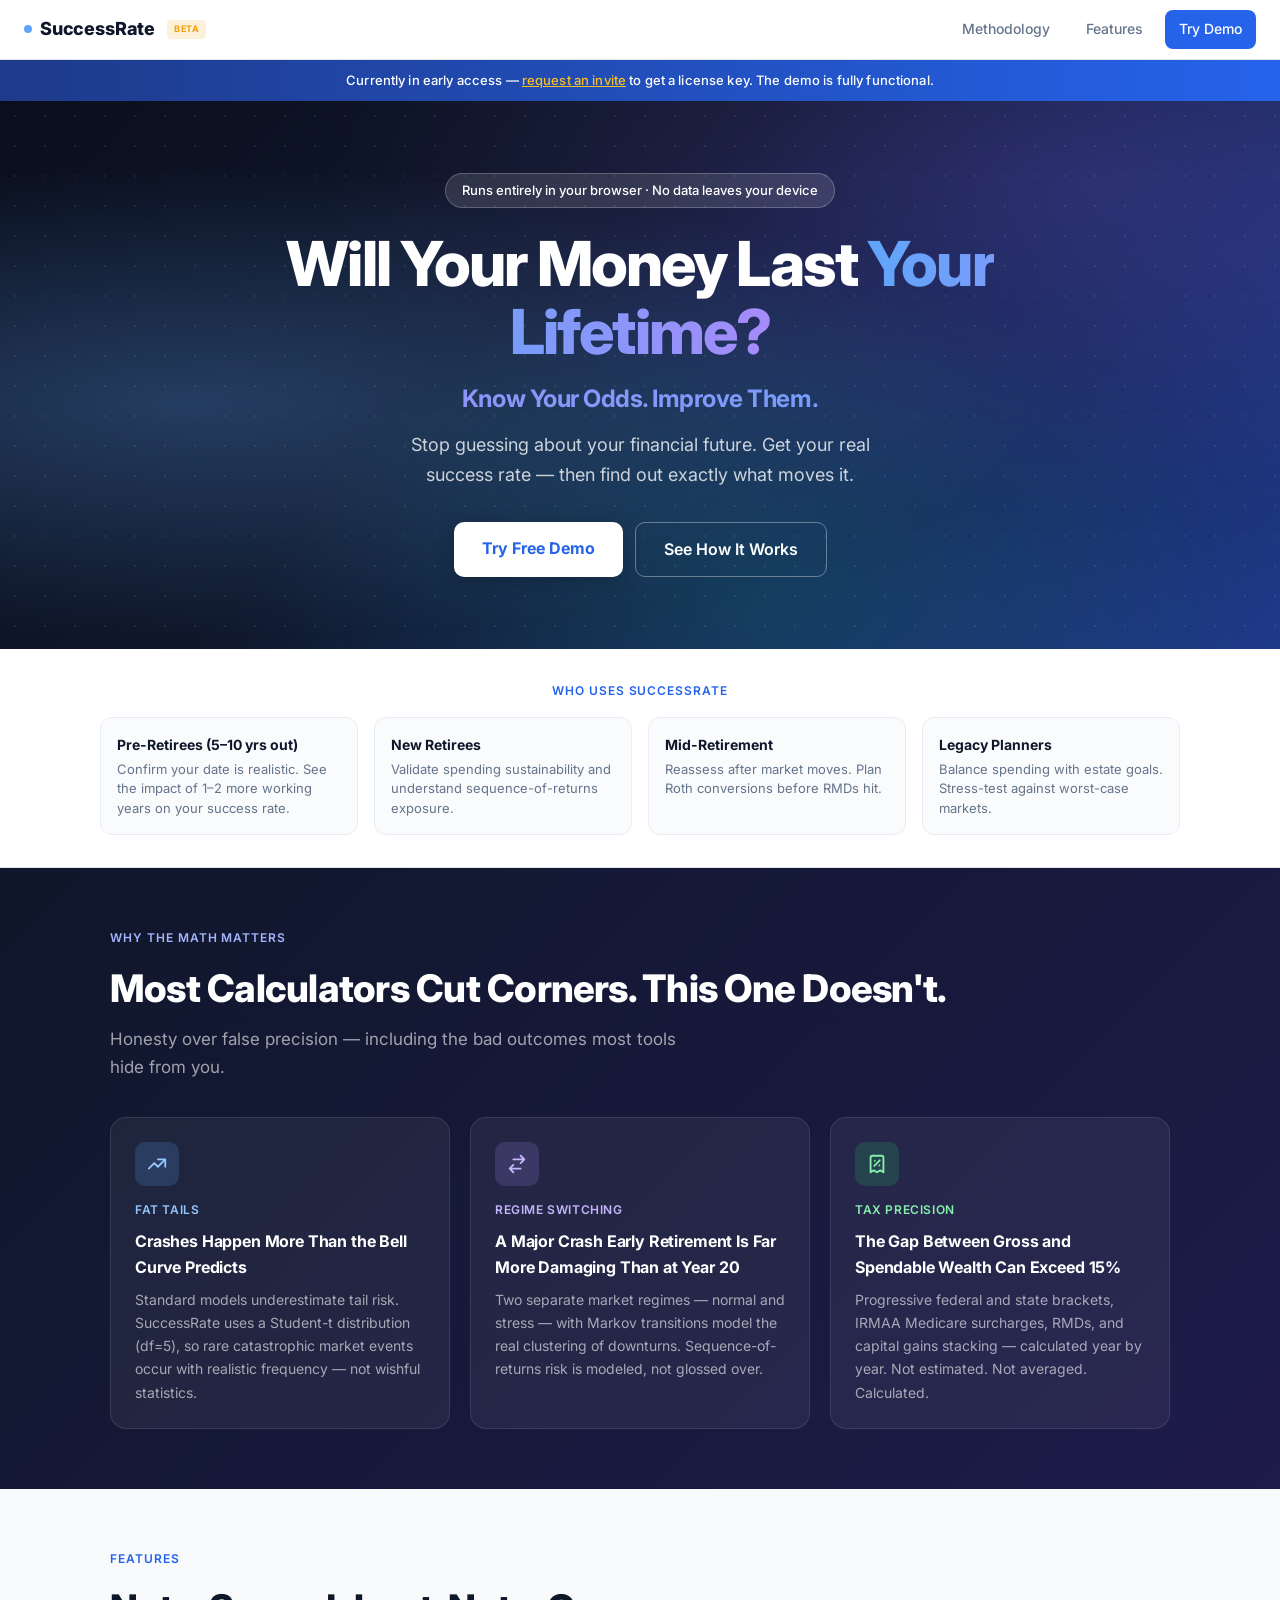
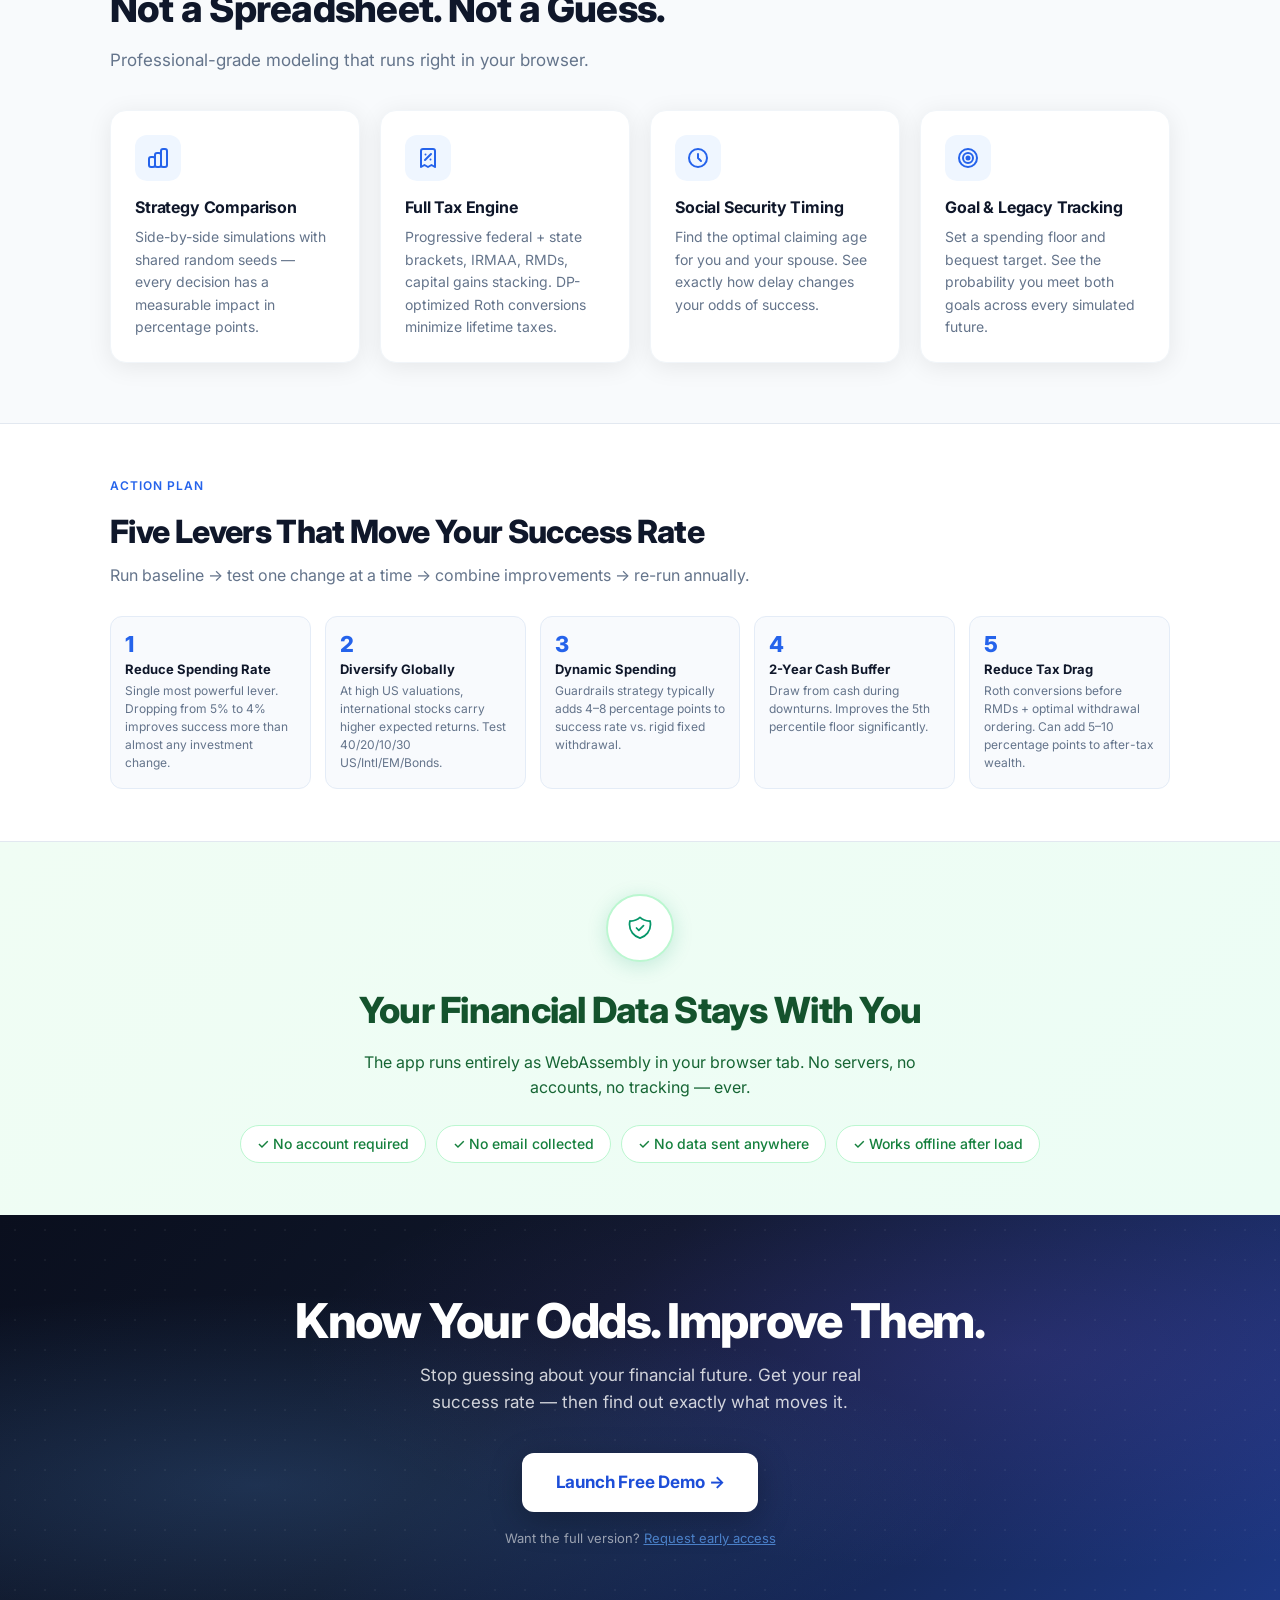
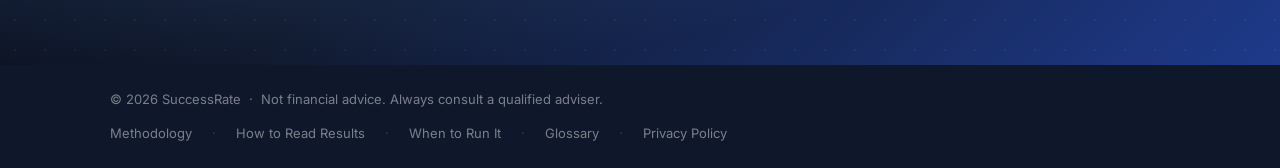
<file: index.html>
<!DOCTYPE html>
<html lang="en">
<head>
<meta charset="UTF-8">
<meta name="viewport" content="width=device-width, initial-scale=1.0">
<title>SuccessRate — Know If Your Money Will Last</title>
<meta name="description" content="Monte Carlo retirement simulation. See the real probability your plan works across thousands of possible futures. Runs entirely in your browser. No accounts, no data collection.">
<link href="https://fonts.googleapis.com/css2?family=Inter:wght@300;400;500;600;700;800&display=swap" rel="stylesheet">
<style>
:root {
  --primary: #2563eb;
  --primary-dark: #1d4ed8;
  --dark: #0f172a;
  --navy: #1e3a8a;
  --light: #f8fafc;
  --muted: #64748b;
  --accent: #22c55e;
  --slate-200: #e2e8f0;
  --card-shadow: 0 4px 24px rgba(0,0,0,.08);
}
*, *::before, *::after { box-sizing: border-box; margin: 0; padding: 0; }
html { scroll-behavior: smooth; }
body { font-family: 'Inter', sans-serif; background: var(--light); color: var(--dark); line-height: 1.6; }

/* ---- NAV ---- */
nav { position: fixed; top: 0; left: 0; right: 0; z-index: 100; background: rgba(255,255,255,.95); backdrop-filter: blur(12px); border-bottom: 1px solid #e2e8f0; padding: 0 24px; height: 60px; display: flex; align-items: center; justify-content: space-between; }
.nav-logo { font-weight: 800; font-size: 18px; color: var(--dark); text-decoration: none; letter-spacing: -0.01em; display: flex; align-items: center; gap: 8px; }
.nav-logo-dot { width: 8px; height: 8px; border-radius: 50%; background: #60a5fa; flex-shrink: 0; }
.nav-links { display: flex; gap: 8px; align-items: center; }
.nav-links a { padding: 8px 14px; border-radius: 8px; text-decoration: none; font-size: 14px; font-weight: 500; color: var(--muted); transition: all .15s; }
.nav-links a:hover { color: var(--dark); background: #f1f5f9; }
.nav-cta { background: var(--primary) !important; color: white !important; }
.nav-cta:hover { background: var(--primary-dark) !important; }
.nav-beta { font-size: 9px; font-weight: 700; letter-spacing: .06em; text-transform: uppercase; padding: 2px 7px; border-radius: 4px; background: rgba(245,158,11,.15); color: #f59e0b; margin-left: 4px; vertical-align: middle; }
.early-access-bar { background: linear-gradient(90deg, #1e3a8a, #2563eb); color: white; text-align: center; padding: 10px 24px; font-size: 13px; font-weight: 500; letter-spacing: .01em; }
.early-access-bar a { color: #fbbf24; text-decoration: underline; }

/* ---- HERO ---- */
.hero {
  position: relative;
  overflow: hidden;
  background:
    radial-gradient(ellipse at 15% 55%, rgba(96,165,250,.28) 0%, transparent 55%),
    radial-gradient(ellipse at 85% 15%, rgba(139,92,246,.20) 0%, transparent 50%),
    radial-gradient(ellipse at 60% 90%, rgba(16,185,129,.15) 0%, transparent 45%),
    linear-gradient(135deg, #0a0f1e 0%, #0f172a 40%, #1e3a8a 100%);
  color: white;
  padding: 72px 24px 72px;
  text-align: center;
}
.hero::before {
  content: '';
  position: absolute;
  inset: 0;
  background-image: radial-gradient(circle, rgba(255,255,255,.07) 1px, transparent 1px);
  background-size: 30px 30px;
  pointer-events: none;
}
.hero-content { position: relative; z-index: 1; }
.hero-badge { display: inline-block; background: rgba(255,255,255,.12); border: 1px solid rgba(255,255,255,.22); border-radius: 100px; padding: 6px 16px; font-size: 13px; font-weight: 500; margin-bottom: 22px; }
.hero h1 { font-size: clamp(34px, 5.5vw, 62px); font-weight: 800; line-height: 1.1; letter-spacing: -0.03em; max-width: 820px; margin: 0 auto 14px; }
.hero h1 .gradient-text {
  background: linear-gradient(90deg, #60a5fa, #a78bfa);
  -webkit-background-clip: text;
  -webkit-text-fill-color: transparent;
  background-clip: text;
}
.hero-tagline { font-size: clamp(18px, 2.5vw, 24px); font-weight: 700; letter-spacing: -0.02em; margin-bottom: 12px; background: linear-gradient(90deg, #a78bfa, #60a5fa); -webkit-background-clip: text; -webkit-text-fill-color: transparent; background-clip: text; }
.hero p { font-size: 18px; color: rgba(255,255,255,.78); max-width: 520px; margin: 0 auto 32px; line-height: 1.65; }
.hero-buttons { display: flex; gap: 12px; justify-content: center; flex-wrap: wrap; }
.btn-primary { background: white; color: var(--primary); padding: 14px 28px; border-radius: 10px; text-decoration: none; font-weight: 700; font-size: 16px; transition: all .15s; box-shadow: 0 4px 20px rgba(0,0,0,.2); }
.btn-primary:hover { transform: translateY(-1px); box-shadow: 0 8px 28px rgba(0,0,0,.3); }
.btn-secondary { border: 1.5px solid rgba(255,255,255,.35); color: white; padding: 14px 28px; border-radius: 10px; text-decoration: none; font-weight: 600; font-size: 16px; transition: all .15s; }
.btn-secondary:hover { background: rgba(255,255,255,.08); border-color: rgba(255,255,255,.55); }

/* ---- WHO IT'S FOR ---- */
.who-strip { background: white; padding: 32px 24px; border-bottom: 1px solid var(--slate-200); }
.who-inner { max-width: 1080px; margin: 0 auto; }
.who-label { font-size: 12px; font-weight: 600; color: var(--primary); text-transform: uppercase; letter-spacing: .08em; margin-bottom: 16px; text-align: center; }
.who-grid { display: grid; grid-template-columns: repeat(4, 1fr); gap: 16px; }
.who-card { padding: 16px; border-radius: 12px; border: 1px solid #e8edf5; background: #fafbfd; }
.who-card-title { font-size: 14px; font-weight: 700; color: var(--dark); margin-bottom: 4px; }
.who-card-sub { font-size: 13px; color: var(--muted); line-height: 1.5; }
@media (max-width: 760px) { .who-grid { grid-template-columns: 1fr 1fr; } }
@media (max-width: 480px) { .who-grid { grid-template-columns: 1fr; } }

/* ---- WHY DIFFERENT ---- */
.math-section {
  background: linear-gradient(135deg, #0f172a 0%, #1e1b4b 100%);
  color: white;
  padding: 60px 24px;
}
.math-inner { max-width: 1060px; margin: 0 auto; }
.math-section .section-label { color: #a5b4fc; font-size: 12px; font-weight: 600; text-transform: uppercase; letter-spacing: .08em; margin-bottom: 10px; }
.math-section h2 { font-size: clamp(26px, 4vw, 38px); font-weight: 800; letter-spacing: -0.02em; margin-bottom: 8px; }
.math-section .sub { color: rgba(255,255,255,.60); font-size: 17px; max-width: 600px; line-height: 1.6; margin-bottom: 36px; }
.math-grid { display: grid; grid-template-columns: repeat(auto-fit, minmax(280px, 1fr)); gap: 20px; }
.math-card { background: rgba(255,255,255,.06); border: 1px solid rgba(255,255,255,.10); border-radius: 16px; padding: 24px; transition: border-color .2s; }
.math-card:hover { border-color: rgba(165,180,252,.35); }
.math-card-icon { width: 44px; height: 44px; border-radius: 10px; display: flex; align-items: center; justify-content: center; margin-bottom: 14px; flex-shrink: 0; }
.math-card-icon.blue   { background: rgba(96,165,250,.18); color: #93c5fd; }
.math-card-icon.violet { background: rgba(167,139,250,.18); color: #c4b5fd; }
.math-card-icon.green  { background: rgba(34,197,94,.18); color: #86efac; }
.math-card h3 { font-size: 16px; font-weight: 700; margin-bottom: 8px; letter-spacing: -0.01em; }
.math-card .claim { font-size: 12px; font-weight: 600; letter-spacing: .05em; text-transform: uppercase; margin-bottom: 10px; }
.math-card.blue-accent   .claim { color: #93c5fd; }
.math-card.violet-accent .claim { color: #c4b5fd; }
.math-card.green-accent  .claim { color: #86efac; }
.math-card p { color: rgba(255,255,255,.60); font-size: 14px; line-height: 1.65; }

/* ---- FEATURES ---- */
.features-section { padding: 60px 24px; background: var(--light); }
.features-inner { max-width: 1060px; margin: 0 auto; }
.section-label { font-size: 12px; font-weight: 600; color: var(--primary); text-transform: uppercase; letter-spacing: .08em; margin-bottom: 10px; }
.features-section h2 { font-size: clamp(26px, 4vw, 38px); font-weight: 800; letter-spacing: -0.02em; margin-bottom: 8px; }
.features-section .sub { color: var(--muted); font-size: 17px; max-width: 560px; line-height: 1.6; margin-bottom: 36px; }
.features-grid { display: grid; grid-template-columns: repeat(auto-fit, minmax(240px, 1fr)); gap: 20px; }
.feature-card { background: white; padding: 24px; border-radius: 16px; box-shadow: var(--card-shadow); border: 1px solid #f1f5f9; transition: box-shadow .2s, border-color .2s; }
.feature-card:hover { box-shadow: 0 12px 36px rgba(0,0,0,.1); border-color: #e2e8f0; }
.feature-icon { width: 46px; height: 46px; background: #eff6ff; border-radius: 12px; display: flex; align-items: center; justify-content: center; margin-bottom: 14px; color: var(--primary); flex-shrink: 0; }
.feature-card h3 { font-size: 16px; font-weight: 700; margin-bottom: 6px; letter-spacing: -0.01em; }
.feature-card p { color: var(--muted); font-size: 14px; line-height: 1.6; }

/* ---- LEVERS ---- */
.levers-section { background: white; padding: 52px 24px; border-top: 1px solid var(--slate-200); border-bottom: 1px solid var(--slate-200); }
.levers-inner { max-width: 1060px; margin: 0 auto; }
.levers-section h2 { font-size: clamp(22px, 3.5vw, 32px); font-weight: 800; letter-spacing: -0.02em; margin-bottom: 6px; }
.levers-section .sub { color: var(--muted); font-size: 16px; margin-bottom: 28px; }
.levers-grid { display: grid; grid-template-columns: repeat(5, 1fr); gap: 14px; }
.lever-card { background: #f8fafd; border: 1px solid #e4ecf7; border-radius: 12px; padding: 16px 14px; }
.lever-num { font-size: 22px; font-weight: 800; color: var(--primary); line-height: 1; margin-bottom: 6px; }
.lever-title { font-size: 13px; font-weight: 700; color: var(--dark); margin-bottom: 4px; line-height: 1.3; }
.lever-desc { font-size: 12px; color: var(--muted); line-height: 1.5; }
@media (max-width: 900px)  { .levers-grid { grid-template-columns: repeat(3, 1fr); } }
@media (max-width: 600px)  { .levers-grid { grid-template-columns: 1fr 1fr; } }

/* ---- PRIVACY ---- */
.privacy-section { background: linear-gradient(135deg, #f0fdf4, #ecfdf5); padding: 52px 24px; }
.privacy-inner { max-width: 800px; margin: 0 auto; text-align: center; }
.shield-icon { display: flex; justify-content: center; margin-bottom: 20px; }
.shield-icon-inner { width: 68px; height: 68px; background: white; border-radius: 50%; display: flex; align-items: center; justify-content: center; color: #059669; box-shadow: 0 4px 20px rgba(5,150,105,.18); border: 2px solid #bbf7d0; }
.privacy-inner h2 { font-size: clamp(24px, 3.5vw, 36px); font-weight: 800; letter-spacing: -0.02em; color: #14532d; margin-bottom: 10px; }
.privacy-sub { color: #166534; font-size: 16px; line-height: 1.6; max-width: 600px; margin: 0 auto 24px; }
.privacy-pills { display: flex; gap: 10px; justify-content: center; flex-wrap: wrap; }
.pill { background: white; border: 1px solid #bbf7d0; color: #15803d; padding: 7px 16px; border-radius: 100px; font-size: 14px; font-weight: 500; }

/* ---- FINAL CTA ---- */
.cta-section {
  background:
    radial-gradient(ellipse at 20% 60%, rgba(96,165,250,.2) 0%, transparent 50%),
    radial-gradient(ellipse at 80% 30%, rgba(139,92,246,.15) 0%, transparent 50%),
    linear-gradient(135deg, #0a0f1e 0%, #0f172a 40%, #1e3a8a 100%);
  color: white;
  padding: 80px 24px;
  text-align: center;
  position: relative;
  overflow: hidden;
}
.cta-section::before { content: ''; position: absolute; inset: 0; background-image: radial-gradient(circle, rgba(255,255,255,.05) 1px, transparent 1px); background-size: 30px 30px; pointer-events: none; }
.cta-inner { position: relative; z-index: 1; }
.cta-section h2 { font-size: clamp(28px, 4.5vw, 48px); font-weight: 800; letter-spacing: -0.03em; line-height: 1.1; margin-bottom: 14px; }
.cta-section p { font-size: 17px; color: rgba(255,255,255,.8); max-width: 480px; margin: 0 auto 36px; line-height: 1.6; }
.btn-launch { background: white; color: var(--primary-dark); padding: 16px 34px; border-radius: 12px; text-decoration: none; font-size: 17px; font-weight: 700; display: inline-block; box-shadow: 0 8px 32px rgba(0,0,0,.25); transition: transform .15s, box-shadow .15s; letter-spacing: -0.01em; }
.btn-launch:hover { transform: translateY(-2px); box-shadow: 0 12px 40px rgba(0,0,0,.35); }

/* ---- FOOTER ---- */
footer { background: var(--dark); color: rgba(255,255,255,.45); padding: 24px 24px; font-size: 13px; }
.footer-inner { max-width: 1060px; margin: 0 auto; display: flex; align-items: center; justify-content: space-between; flex-wrap: wrap; gap: 14px; }
.footer-copy { font-size: 13px; }
.footer-links { display: flex; gap: 20px; flex-wrap: wrap; align-items: center; }
.footer-links a { color: rgba(255,255,255,.45); text-decoration: none; transition: color .15s; }
.footer-links a:hover { color: white; }
.footer-sep { color: rgba(255,255,255,.18); }

/* ---- Responsive ---- */
@media (max-width: 640px) {
  .footer-inner { flex-direction: column; align-items: center; text-align: center; }
  .footer-links { justify-content: center; }
}
</style>
</head>
<body>

<!-- NAV -->
<nav>
  <a href="/" class="nav-logo">
    <span class="nav-logo-dot"></span>
    SuccessRate <span class="nav-beta">Beta</span>
  </a>
  <div class="nav-links">
    <a href="#why-different">Methodology</a>
    <a href="#features">Features</a>
    <a href="/app?demo=true" class="nav-cta">Try Demo</a>
  </div>
</nav>

<div class="early-access-bar" style="margin-top:60px">
  Currently in early access &mdash; <a href="mailto:SuccessRate.App@gmail.com?subject=Early%20Access%20Request&body=I'd%20like%20early%20access%20to%20SuccessRate.">request an invite</a> to get a license key. The demo is fully functional.
</div>

<!-- HERO -->
<section class="hero">
  <div class="hero-content">
    <div class="hero-badge">Runs entirely in your browser &middot; No data leaves your device</div>
    <h1>Will Your Money Last <span class="gradient-text">Your Lifetime?</span></h1>
    <div class="hero-tagline">Know Your Odds. Improve Them.</div>
    <p>Stop guessing about your financial future. Get your real success rate &mdash; then find out exactly what moves it.</p>
    <div class="hero-buttons">
      <a href="/app?demo=true" class="btn-primary">Try Free Demo</a>
      <a href="#why-different" class="btn-secondary">See How It Works</a>
    </div>
  </div>
</section>

<!-- WHO IT'S FOR -->
<div class="who-strip">
  <div class="who-inner">
    <div class="who-label">Who uses SuccessRate</div>
    <div class="who-grid">
      <div class="who-card">
        <div class="who-card-title">Pre-Retirees (5&ndash;10 yrs out)</div>
        <div class="who-card-sub">Confirm your date is realistic. See the impact of 1&ndash;2 more working years on your success rate.</div>
      </div>
      <div class="who-card">
        <div class="who-card-title">New Retirees</div>
        <div class="who-card-sub">Validate spending sustainability and understand sequence-of-returns exposure.</div>
      </div>
      <div class="who-card">
        <div class="who-card-title">Mid-Retirement</div>
        <div class="who-card-sub">Reassess after market moves. Plan Roth conversions before RMDs hit.</div>
      </div>
      <div class="who-card">
        <div class="who-card-title">Legacy Planners</div>
        <div class="who-card-sub">Balance spending with estate goals. Stress-test against worst-case markets.</div>
      </div>
    </div>
  </div>
</div>

<!-- WHY DIFFERENT -->
<section class="math-section" id="why-different">
  <div class="math-inner">
    <div class="section-label">Why the Math Matters</div>
    <h2>Most Calculators Cut Corners. This One Doesn't.</h2>
    <p class="sub">Honesty over false precision &mdash; including the bad outcomes most tools hide from you.</p>
    <div class="math-grid">

      <div class="math-card blue-accent">
        <div class="math-card-icon blue">
          <svg width="22" height="22" fill="none" viewBox="0 0 24 24" stroke="currentColor">
            <path stroke-linecap="round" stroke-linejoin="round" stroke-width="2" d="M13 7h8m0 0v8m0-8l-8 8-4-4-6 6"/>
          </svg>
        </div>
        <div class="claim">Fat Tails</div>
        <h3>Crashes Happen More Than the Bell Curve Predicts</h3>
        <p>Standard models underestimate tail risk. SuccessRate uses a Student-t distribution (df=5), so rare catastrophic market events occur with realistic frequency &mdash; not wishful statistics.</p>
      </div>

      <div class="math-card violet-accent">
        <div class="math-card-icon violet">
          <svg width="22" height="22" fill="none" viewBox="0 0 24 24" stroke="currentColor">
            <path stroke-linecap="round" stroke-linejoin="round" stroke-width="2" d="M8 7h12m0 0l-4-4m4 4l-4 4m0 6H4m0 0l4 4m-4-4l4-4"/>
          </svg>
        </div>
        <div class="claim">Regime Switching</div>
        <h3>A Major Crash Early Retirement Is Far More Damaging Than at Year 20</h3>
        <p>Two separate market regimes &mdash; normal and stress &mdash; with Markov transitions model the real clustering of downturns. Sequence-of-returns risk is modeled, not glossed over.</p>
      </div>

      <div class="math-card green-accent">
        <div class="math-card-icon green">
          <svg width="22" height="22" fill="none" viewBox="0 0 24 24" stroke="currentColor">
            <path stroke-linecap="round" stroke-linejoin="round" stroke-width="2" d="M9 14l6-6m-5.5.5h.01m4.99 5h.01M19 21V5a2 2 0 00-2-2H7a2 2 0 00-2 2v16l3.5-2 3.5 2 3.5-2 3.5 2z"/>
          </svg>
        </div>
        <div class="claim">Tax Precision</div>
        <h3>The Gap Between Gross and Spendable Wealth Can Exceed 15%</h3>
        <p>Progressive federal and state brackets, IRMAA Medicare surcharges, RMDs, and capital gains stacking &mdash; calculated year by year. Not estimated. Not averaged. Calculated.</p>
      </div>

    </div>
  </div>
</section>

<!-- FEATURES -->
<section class="features-section" id="features">
  <div class="features-inner">
    <div class="section-label">Features</div>
    <h2>Not a Spreadsheet. Not a Guess.</h2>
    <p class="sub">Professional-grade modeling that runs right in your browser.</p>
    <div class="features-grid">

      <div class="feature-card">
        <div class="feature-icon">
          <svg width="24" height="24" fill="none" viewBox="0 0 24 24" stroke="currentColor">
            <path stroke-linecap="round" stroke-linejoin="round" stroke-width="2" d="M9 19v-6a2 2 0 00-2-2H5a2 2 0 00-2 2v6a2 2 0 002 2h2a2 2 0 002-2zm0 0V9a2 2 0 012-2h2a2 2 0 012 2v10m-6 0a2 2 0 002 2h2a2 2 0 002-2m0 0V5a2 2 0 012-2h2a2 2 0 012 2v14a2 2 0 01-2 2h-2a2 2 0 01-2-2z"/>
          </svg>
        </div>
        <h3>Strategy Comparison</h3>
        <p>Side-by-side simulations with shared random seeds &mdash; every decision has a measurable impact in percentage points.</p>
      </div>

      <div class="feature-card">
        <div class="feature-icon">
          <svg width="24" height="24" fill="none" viewBox="0 0 24 24" stroke="currentColor">
            <path stroke-linecap="round" stroke-linejoin="round" stroke-width="2" d="M9 14l6-6m-5.5.5h.01m4.99 5h.01M19 21V5a2 2 0 00-2-2H7a2 2 0 00-2 2v16l3.5-2 3.5 2 3.5-2 3.5 2z"/>
          </svg>
        </div>
        <h3>Full Tax Engine</h3>
        <p>Progressive federal + state brackets, IRMAA, RMDs, capital gains stacking. DP-optimized Roth conversions minimize lifetime taxes.</p>
      </div>

      <div class="feature-card">
        <div class="feature-icon">
          <svg width="24" height="24" fill="none" viewBox="0 0 24 24" stroke="currentColor">
            <path stroke-linecap="round" stroke-linejoin="round" stroke-width="2" d="M12 8v4l3 3m6-3a9 9 0 11-18 0 9 9 0 0118 0z"/>
          </svg>
        </div>
        <h3>Social Security Timing</h3>
        <p>Find the optimal claiming age for you and your spouse. See exactly how delay changes your odds of success.</p>
      </div>

      <div class="feature-card">
        <div class="feature-icon">
          <svg width="24" height="24" fill="none" viewBox="0 0 24 24" stroke="currentColor">
            <circle cx="12" cy="12" r="9" stroke-width="2"/>
            <circle cx="12" cy="12" r="5" stroke-width="2"/>
            <circle cx="12" cy="12" r="1.5" stroke-width="2" fill="currentColor"/>
          </svg>
        </div>
        <h3>Goal &amp; Legacy Tracking</h3>
        <p>Set a spending floor and bequest target. See the probability you meet both goals across every simulated future.</p>
      </div>

    </div>
  </div>
</section>

<!-- THE 5 LEVERS -->
<section class="levers-section">
  <div class="levers-inner">
    <div class="section-label">Action Plan</div>
    <h2>Five Levers That Move Your Success Rate</h2>
    <p class="sub">Run baseline &rarr; test one change at a time &rarr; combine improvements &rarr; re-run annually.</p>
    <div class="levers-grid">
      <div class="lever-card">
        <div class="lever-num">1</div>
        <div class="lever-title">Reduce Spending Rate</div>
        <div class="lever-desc">Single most powerful lever. Dropping from 5% to 4% improves success more than almost any investment change.</div>
      </div>
      <div class="lever-card">
        <div class="lever-num">2</div>
        <div class="lever-title">Diversify Globally</div>
        <div class="lever-desc">At high US valuations, international stocks carry higher expected returns. Test 40/20/10/30 US/Intl/EM/Bonds.</div>
      </div>
      <div class="lever-card">
        <div class="lever-num">3</div>
        <div class="lever-title">Dynamic Spending</div>
        <div class="lever-desc">Guardrails strategy typically adds 4&ndash;8 percentage points to success rate vs. rigid fixed withdrawal.</div>
      </div>
      <div class="lever-card">
        <div class="lever-num">4</div>
        <div class="lever-title">2-Year Cash Buffer</div>
        <div class="lever-desc">Draw from cash during downturns. Improves the 5th percentile floor significantly.</div>
      </div>
      <div class="lever-card">
        <div class="lever-num">5</div>
        <div class="lever-title">Reduce Tax Drag</div>
        <div class="lever-desc">Roth conversions before RMDs + optimal withdrawal ordering. Can add 5&ndash;10 percentage points to after-tax wealth.</div>
      </div>
    </div>
  </div>
</section>

<!-- PRIVACY -->
<section class="privacy-section">
  <div class="privacy-inner">
    <div class="shield-icon">
      <div class="shield-icon-inner">
        <svg width="28" height="28" fill="none" viewBox="0 0 24 24" stroke="currentColor">
          <path stroke-linecap="round" stroke-linejoin="round" stroke-width="1.5"
            d="M9 12l2 2 4-4m5.618-4.016A11.955 11.955 0 0112 2.944a11.955 11.955 0 01-8.618 3.04A12.02 12.02 0 003 9c0 5.591 3.824 10.29 9 11.622 5.176-1.332 9-6.03 9-11.622 0-1.042-.133-2.052-.382-3.016z"/>
        </svg>
      </div>
    </div>
    <h2>Your Financial Data Stays With You</h2>
    <p class="privacy-sub">The app runs entirely as WebAssembly in your browser tab. No servers, no accounts, no tracking &mdash; ever.</p>
    <div class="privacy-pills">
      <span class="pill">&#10003; No account required</span>
      <span class="pill">&#10003; No email collected</span>
      <span class="pill">&#10003; No data sent anywhere</span>
      <span class="pill">&#10003; Works offline after load</span>
    </div>
  </div>
</section>

<!-- FINAL CTA -->
<section class="cta-section">
  <div class="cta-inner">
    <h2>Know Your Odds. Improve Them.</h2>
    <p>Stop guessing about your financial future. Get your real success rate &mdash; then find out exactly what moves it.</p>
    <a href="/app?demo=true" class="btn-launch">Launch Free Demo &rarr;</a>
    <p style="margin-top:16px;font-size:13px;opacity:0.7">Want the full version? <a href="mailto:SuccessRate.App@gmail.com?subject=Early%20Access%20Request&amp;body=I'd%20like%20early%20access%20to%20SuccessRate." style="color:#60a5fa;text-decoration:underline">Request early access</a></p>
  </div>
</section>

<footer>
  <div class="footer-inner">
    <div class="footer-copy">&copy; 2026 SuccessRate &nbsp;&middot;&nbsp; Not financial advice. Always consult a qualified adviser.</div>
    <div class="footer-links">
      <a href="/methodology.html">Methodology</a>
      <span class="footer-sep">&middot;</span>
      <a href="/how-to-read.html">How to Read Results</a>
      <span class="footer-sep">&middot;</span>
      <a href="/when-to-run.html">When to Run It</a>
      <span class="footer-sep">&middot;</span>
      <a href="/glossary.html">Glossary</a>
      <span class="footer-sep">&middot;</span>
      <a href="/privacy-policy.html">Privacy Policy</a>
    </div>
  </div>
</footer>


</body>
</html>
</file>
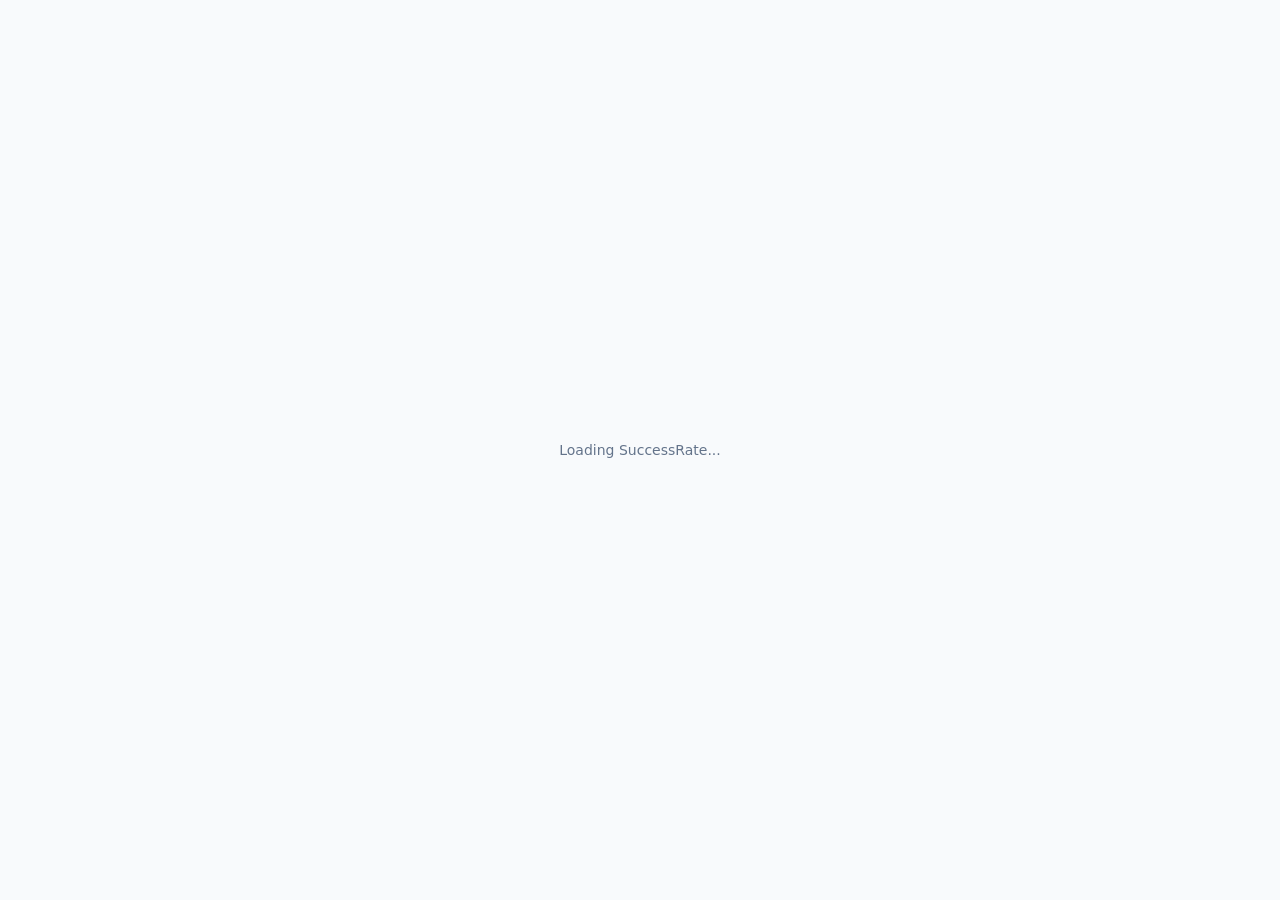
<file: app/index.html>
<!DOCTYPE html>
<html lang="en">
<head>
    <meta charset="utf-8" />
    <meta name="viewport" content="width=device-width, initial-scale=1.0" />
    <meta name="description" content="SuccessRate — retirement financial planning with Monte Carlo simulation. Project portfolio outcomes, optimize taxes, and plan with confidence. All data stays in your browser." />
    <meta name="theme-color" content="#0B1C30" />
    <meta property="og:title" content="SuccessRate — Will Your Money Last?" />
    <meta property="og:description" content="Monte Carlo retirement planning that runs entirely in your browser. No sign-up required for the demo." />
    <meta property="og:type" content="website" />
    <meta property="og:url" content="https://successrate.app/" />
    <meta property="og:image" content="https://successrate.app/images/og-card.png" />
    <meta name="twitter:card" content="summary_large_image" />
    <title>SuccessRate — Will Your Money Last?</title>
    <link rel="icon" type="image/svg+xml" href="images/logo.svg" />
    <base href="/app/" />
    <link href="bootstrap.min.css" rel="stylesheet" />
    <link href="fontawesome.min.css" rel="stylesheet" />
    <link href="_content/Blazorise.Bootstrap5/blazorise.bootstrap5.css" rel="stylesheet" />
    <link href="app.css" rel="stylesheet" />
    <link href="landing.css" rel="stylesheet" />
    <style>
        /* Blazor mount point must fill viewport so height:100% in app.css works */
        #app { height: 100%; display: flex; flex-direction: column; }
    </style>
</head>
<body>
    <div id="app">
        <div style="display:flex;align-items:center;justify-content:center;min-height:100vh;color:#64748b">
            Loading SuccessRate...
        </div>
    </div>
    <div id="blazor-error-ui" style="display:none;background:#fef2f2;color:#dc2626;padding:12px;position:fixed;bottom:0;width:100%;text-align:center">
        An unhandled error has occurred.
        <a href="" class="reload">Reload</a>
        <a class="dismiss" onclick="document.getElementById('blazor-error-ui').style.display='none'">Dismiss</a>
    </div>
    <script>
        // Browser file download helper for WebFileSaveService
        window.downloadFile = function(filename, bytes) {
            var blob = new Blob([new Uint8Array(bytes)], { type: 'application/octet-stream' });
            var url = URL.createObjectURL(blob);
            var a = document.createElement('a');
            a.href = url;
            a.download = filename;
            document.body.appendChild(a);
            a.click();
            document.body.removeChild(a);
            URL.revokeObjectURL(url);
        };
    </script>
    <script src="js/chart.umd.js"></script>
    <script>
        // Cross-origin isolation via service worker (required for SharedArrayBuffer / WASM threading).
        // GitHub Pages cannot set response headers, so the SW injects COOP/COEP on every fetch.
        // Only register when the threaded runtime is present (Release builds with WasmEnableThreads).
        // Debug builds are single-threaded and the SW's header injection breaks SRI integrity checks.
        // Detection: threaded builds include dotnet.native.worker.mjs; single-threaded builds don't.
        //
        // IMPORTANT: Blazor must NOT load until the SW state is correct. If a stale SW from a
        // previous threaded session is active during a non-threaded (Debug) build, it injects
        // COOP/COEP headers that make the browser select threaded assets (which don't exist),
        // causing SRI integrity failures. We resolve the SW state first, then load Blazor.
        (async function() {
            if ("serviceWorker" in navigator) {
                try {
                    var r = await fetch("_framework/dotnet.native.worker.mjs", { method: "HEAD" });
                    if (r.ok) {
                        // Threaded build — ensure SW is registered
                        await navigator.serviceWorker.register("coi-serviceworker.js");
                        if (!navigator.serviceWorker.controller) {
                            // First install — SW will post COI_RELOAD after activation
                            navigator.serviceWorker.addEventListener("message", e => {
                                if (e.data?.type === "COI_RELOAD") location.reload();
                            });
                            return; // Don't load Blazor yet; page will reload once SW activates
                        }
                    } else {
                        // Non-threaded build — unregister any stale SW, reload if one was active
                        var regs = await navigator.serviceWorker.getRegistrations();
                        var stale = regs.filter(r => r.active?.scriptURL?.includes("coi-serviceworker"));
                        if (stale.length > 0) {
                            await Promise.all(stale.map(r => r.unregister()));
                            location.reload(); // Reload without the SW so SRI checks pass
                            return;
                        }
                    }
                } catch(e) { /* fetch failed — proceed without SW */ }
            }
            // SW state is correct — safe to load Blazor
            var s = document.createElement("script");
            s.src = "_framework/blazor.webassembly.js";
            document.body.appendChild(s);
        })();
    </script>
</body>
</html>
</file>
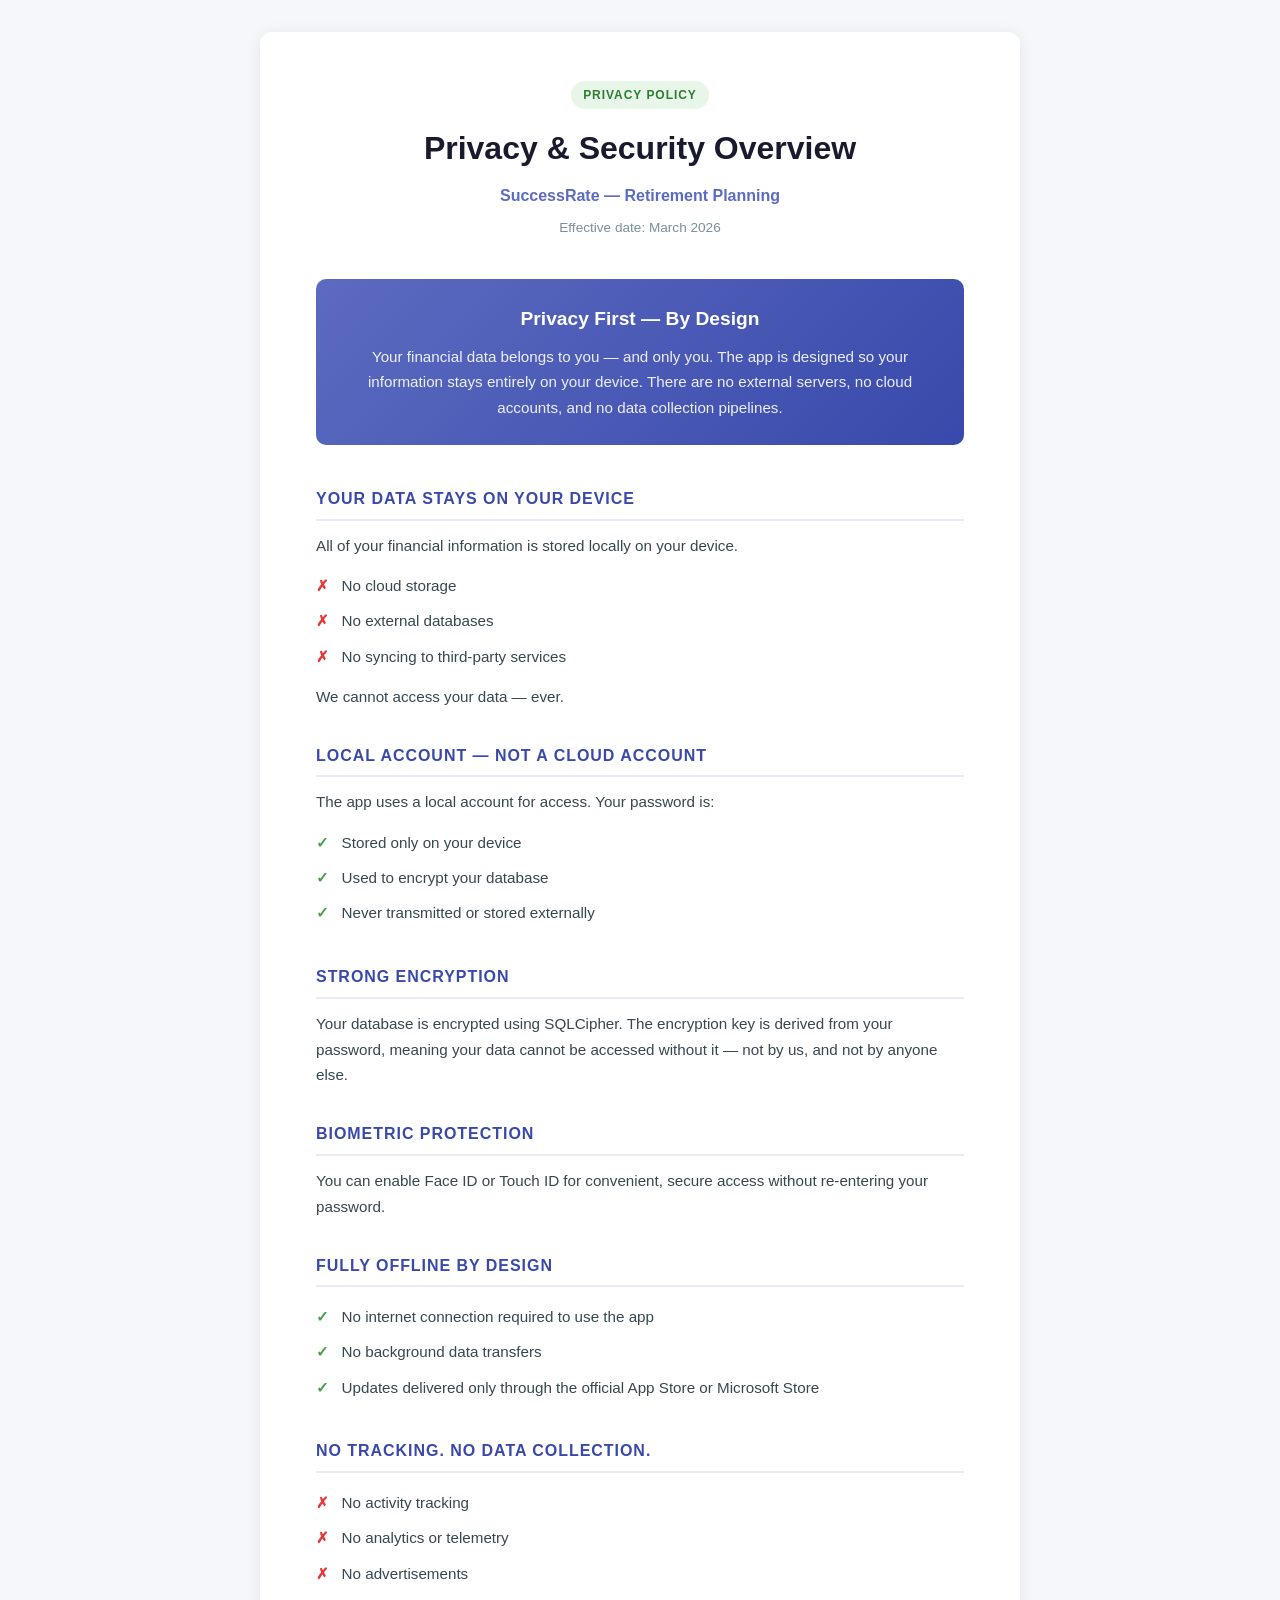
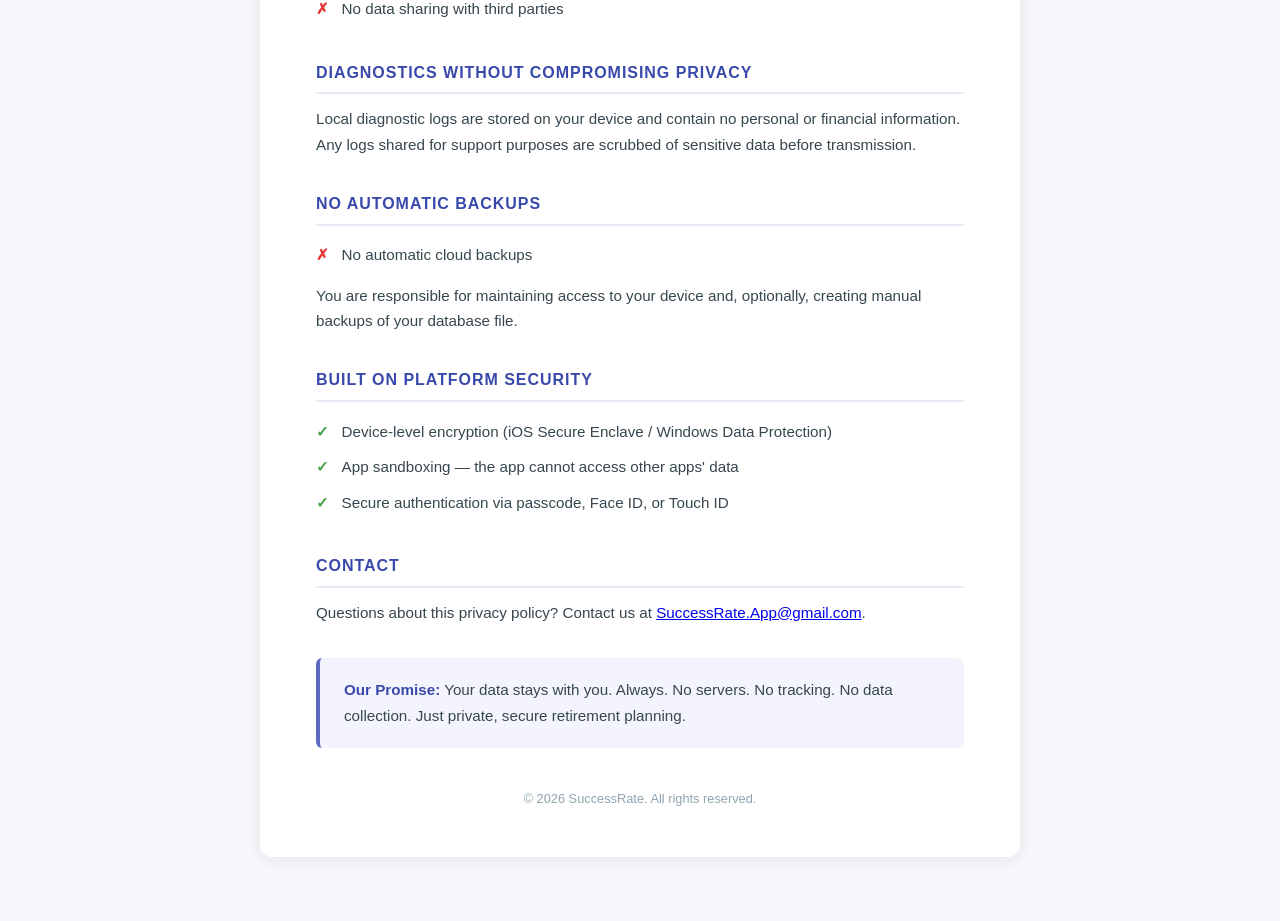
<file: privacy-policy.html>
<!DOCTYPE html>
<html lang="en">
<head>
  <meta charset="UTF-8" />
  <meta name="viewport" content="width=device-width, initial-scale=1.0" />
  <title>Privacy Policy — SuccessRate</title>
  <style>
    *, *::before, *::after { box-sizing: border-box; margin: 0; padding: 0; }

    body {
      font-family: -apple-system, BlinkMacSystemFont, "Segoe UI", Roboto, Helvetica, Arial, sans-serif;
      background: #f5f7fa;
      color: #1a1a2e;
      line-height: 1.7;
      padding: 2rem 1rem 4rem;
    }

    .container {
      max-width: 760px;
      margin: 0 auto;
      background: #ffffff;
      border-radius: 12px;
      box-shadow: 0 2px 16px rgba(0,0,0,.08);
      padding: 3rem 3.5rem;
    }

    header { text-align: center; margin-bottom: 2.5rem; }

    header .badge {
      display: inline-block;
      background: #e8f5e9;
      color: #2e7d32;
      font-size: .75rem;
      font-weight: 700;
      letter-spacing: .08em;
      text-transform: uppercase;
      padding: .25rem .75rem;
      border-radius: 999px;
      margin-bottom: .75rem;
    }

    header h1 {
      font-size: 2rem;
      font-weight: 700;
      color: #1a1a2e;
      margin-bottom: .4rem;
    }

    header .app-name {
      font-size: 1rem;
      color: #5c6bc0;
      font-weight: 600;
    }

    header .effective {
      font-size: .85rem;
      color: #78909c;
      margin-top: .4rem;
    }

    .hero {
      background: linear-gradient(135deg, #5c6bc0 0%, #3949ab 100%);
      color: #fff;
      border-radius: 10px;
      padding: 1.5rem 2rem;
      margin-bottom: 2.5rem;
      text-align: center;
    }

    .hero h2 { font-size: 1.2rem; font-weight: 700; margin-bottom: .5rem; }
    .hero p  { font-size: .95rem; opacity: .9; }

    section { margin-bottom: 2rem; }

    section h3 {
      font-size: 1rem;
      font-weight: 700;
      color: #3949ab;
      text-transform: uppercase;
      letter-spacing: .06em;
      margin-bottom: .75rem;
      padding-bottom: .4rem;
      border-bottom: 2px solid #e8eaf6;
    }

    section p { font-size: .95rem; color: #37474f; margin-bottom: .6rem; }

    ul {
      list-style: none;
      padding: 0;
      margin-bottom: .6rem;
    }

    ul li {
      font-size: .95rem;
      color: #37474f;
      padding: .3rem 0 .3rem 1.6rem;
      position: relative;
    }

    ul li::before {
      content: "✓";
      position: absolute;
      left: 0;
      color: #43a047;
      font-weight: 700;
    }

    ul.cross li::before { content: "✗"; color: #e53935; }

    .promise-box {
      background: #f3f4fd;
      border-left: 4px solid #5c6bc0;
      border-radius: 6px;
      padding: 1.2rem 1.5rem;
      font-size: .95rem;
      color: #37474f;
      margin-top: 2rem;
    }

    .promise-box strong { color: #3949ab; }

    footer {
      text-align: center;
      margin-top: 2.5rem;
      font-size: .8rem;
      color: #90a4ae;
    }

    @media (max-width: 600px) {
      .container { padding: 1.75rem 1.25rem; }
      header h1 { font-size: 1.5rem; }
    }
  </style>
</head>
<body>
<div class="container">

  <header>
    <div class="badge">Privacy Policy</div>
    <h1>Privacy &amp; Security Overview</h1>
    <div class="app-name">SuccessRate — Retirement Planning</div>
    <div class="effective">Effective date: March 2026</div>
  </header>

  <div class="hero">
    <h2>Privacy First — By Design</h2>
    <p>Your financial data belongs to you — and only you. The app is designed so your information stays entirely on your device. There are no external servers, no cloud accounts, and no data collection pipelines.</p>
  </div>

  <!-- Data Storage -->
  <section>
    <h3>Your Data Stays on Your Device</h3>
    <p>All of your financial information is stored locally on your device.</p>
    <ul class="cross">
      <li>No cloud storage</li>
      <li>No external databases</li>
      <li>No syncing to third-party services</li>
    </ul>
    <p>We cannot access your data — ever.</p>
  </section>

  <!-- Local Account -->
  <section>
    <h3>Local Account — Not a Cloud Account</h3>
    <p>The app uses a local account for access. Your password is:</p>
    <ul>
      <li>Stored only on your device</li>
      <li>Used to encrypt your database</li>
      <li>Never transmitted or stored externally</li>
    </ul>
  </section>

  <!-- Encryption -->
  <section>
    <h3>Strong Encryption</h3>
    <p>Your database is encrypted using SQLCipher. The encryption key is derived from your password, meaning your data cannot be accessed without it — not by us, and not by anyone else.</p>
  </section>

  <!-- Biometrics -->
  <section>
    <h3>Biometric Protection</h3>
    <p>You can enable Face ID or Touch ID for convenient, secure access without re-entering your password.</p>
  </section>

  <!-- Offline -->
  <section>
    <h3>Fully Offline by Design</h3>
    <ul>
      <li>No internet connection required to use the app</li>
      <li>No background data transfers</li>
      <li>Updates delivered only through the official App Store or Microsoft Store</li>
    </ul>
  </section>

  <!-- No Tracking -->
  <section>
    <h3>No Tracking. No Data Collection.</h3>
    <ul class="cross">
      <li>No activity tracking</li>
      <li>No analytics or telemetry</li>
      <li>No advertisements</li>
      <li>No data sharing with third parties</li>
    </ul>
  </section>

  <!-- Diagnostics -->
  <section>
    <h3>Diagnostics Without Compromising Privacy</h3>
    <p>Local diagnostic logs are stored on your device and contain no personal or financial information. Any logs shared for support purposes are scrubbed of sensitive data before transmission.</p>
  </section>

  <!-- Backups -->
  <section>
    <h3>No Automatic Backups</h3>
    <ul class="cross">
      <li>No automatic cloud backups</li>
    </ul>
    <p>You are responsible for maintaining access to your device and, optionally, creating manual backups of your database file.</p>
  </section>

  <!-- Platform Security -->
  <section>
    <h3>Built on Platform Security</h3>
    <ul>
      <li>Device-level encryption (iOS Secure Enclave / Windows Data Protection)</li>
      <li>App sandboxing — the app cannot access other apps' data</li>
      <li>Secure authentication via passcode, Face ID, or Touch ID</li>
    </ul>
  </section>

  <!-- Contact -->
  <section>
    <h3>Contact</h3>
    <p>Questions about this privacy policy? Contact us at <a href="mailto:SuccessRate.App@gmail.com">SuccessRate.App@gmail.com</a>.</p>
  </section>

  <!-- Promise -->
  <div class="promise-box">
    <strong>Our Promise:</strong> Your data stays with you. Always. No servers. No tracking. No data collection. Just private, secure retirement planning.
  </div>

  <footer>
    &copy; 2026 SuccessRate. All rights reserved.
  </footer>

</div>
</body>
</html>
</file>
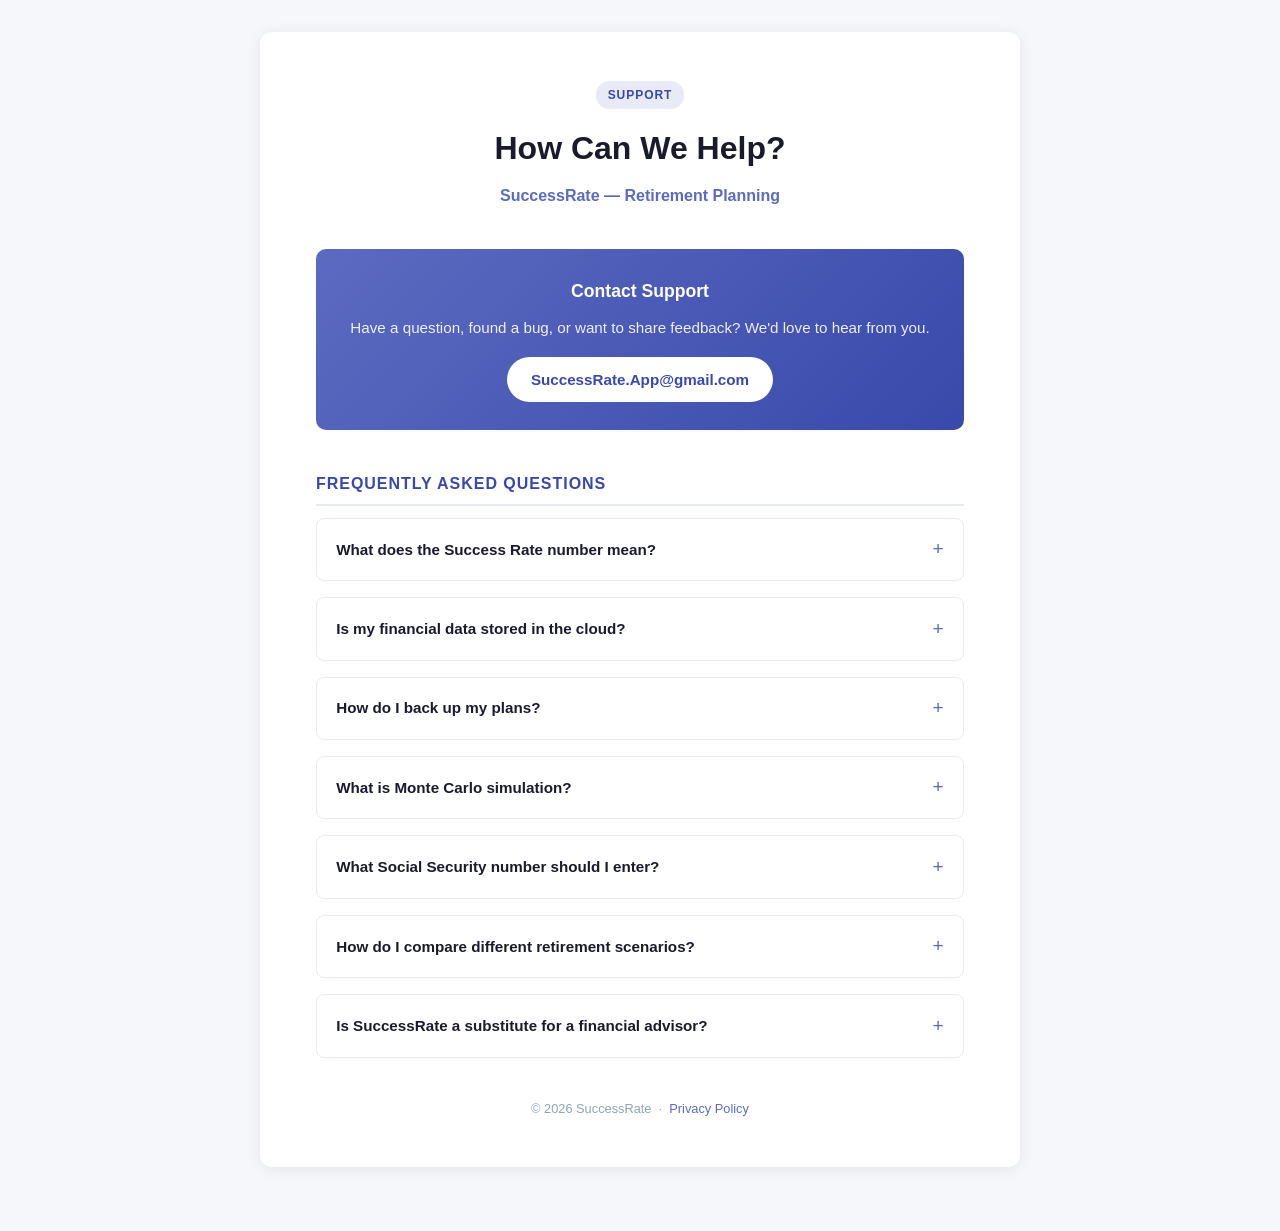
<file: support.html>
<!DOCTYPE html>
<html lang="en">
<head>
  <meta charset="UTF-8" />
  <meta name="viewport" content="width=device-width, initial-scale=1.0" />
  <title>Support — SuccessRate</title>
  <style>
    *, *::before, *::after { box-sizing: border-box; margin: 0; padding: 0; }

    body {
      font-family: -apple-system, BlinkMacSystemFont, "Segoe UI", Roboto, Helvetica, Arial, sans-serif;
      background: #f5f7fa;
      color: #1a1a2e;
      line-height: 1.7;
      padding: 2rem 1rem 4rem;
    }

    .container {
      max-width: 760px;
      margin: 0 auto;
      background: #ffffff;
      border-radius: 12px;
      box-shadow: 0 2px 16px rgba(0,0,0,.08);
      padding: 3rem 3.5rem;
    }

    header { text-align: center; margin-bottom: 2.5rem; }

    header .badge {
      display: inline-block;
      background: #e8eaf6;
      color: #3949ab;
      font-size: .75rem;
      font-weight: 700;
      letter-spacing: .08em;
      text-transform: uppercase;
      padding: .25rem .75rem;
      border-radius: 999px;
      margin-bottom: .75rem;
    }

    header h1 {
      font-size: 2rem;
      font-weight: 700;
      color: #1a1a2e;
      margin-bottom: .4rem;
    }

    header .app-name {
      font-size: 1rem;
      color: #5c6bc0;
      font-weight: 600;
    }

    .contact-card {
      background: linear-gradient(135deg, #5c6bc0 0%, #3949ab 100%);
      color: #fff;
      border-radius: 10px;
      padding: 1.75rem 2rem;
      margin-bottom: 2.5rem;
      text-align: center;
    }

    .contact-card h2 { font-size: 1.1rem; font-weight: 700; margin-bottom: .5rem; }
    .contact-card p  { font-size: .95rem; opacity: .9; margin-bottom: 1rem; }

    .contact-card a {
      display: inline-block;
      background: #fff;
      color: #3949ab;
      font-weight: 700;
      font-size: .95rem;
      padding: .6rem 1.5rem;
      border-radius: 999px;
      text-decoration: none;
    }

    .contact-card a:hover { background: #e8eaf6; }

    section { margin-bottom: 2rem; }

    section h3 {
      font-size: 1rem;
      font-weight: 700;
      color: #3949ab;
      text-transform: uppercase;
      letter-spacing: .06em;
      margin-bottom: .75rem;
      padding-bottom: .4rem;
      border-bottom: 2px solid #e8eaf6;
    }

    .faq { display: flex; flex-direction: column; gap: 1rem; }

    .faq-item { border: 1px solid #e8eaf6; border-radius: 8px; overflow: hidden; }

    .faq-item summary {
      padding: .9rem 1.2rem;
      font-weight: 600;
      font-size: .95rem;
      cursor: pointer;
      color: #1a1a2e;
      list-style: none;
      display: flex;
      justify-content: space-between;
      align-items: center;
    }

    .faq-item summary::after {
      content: "+";
      font-size: 1.2rem;
      color: #5c6bc0;
      font-weight: 400;
    }

    details[open] summary::after { content: "−"; }

    .faq-item p {
      padding: 0 1.2rem 1rem;
      font-size: .92rem;
      color: #37474f;
    }

    footer {
      text-align: center;
      margin-top: 2.5rem;
      font-size: .8rem;
      color: #90a4ae;
    }

    footer a { color: #5c6bc0; text-decoration: none; }
    footer a:hover { text-decoration: underline; }

    @media (max-width: 600px) {
      .container { padding: 1.75rem 1.25rem; }
      header h1 { font-size: 1.5rem; }
    }
  </style>
</head>
<body>
<div class="container">

  <header>
    <div class="badge">Support</div>
    <h1>How Can We Help?</h1>
    <div class="app-name">SuccessRate — Retirement Planning</div>
  </header>

  <div class="contact-card">
    <h2>Contact Support</h2>
    <p>Have a question, found a bug, or want to share feedback? We'd love to hear from you.</p>
    <a href="mailto:SuccessRate.App@gmail.com">SuccessRate.App@gmail.com</a>
  </div>

  <!-- FAQ -->
  <section>
    <h3>Frequently Asked Questions</h3>
    <div class="faq">

      <details class="faq-item">
        <summary>What does the Success Rate number mean?</summary>
        <p>It's the percentage of simulated retirement scenarios in which your portfolio lasts your full planning horizon. A 95% success rate means 95 out of 100 simulated futures ended with money remaining. It is not a guarantee — it's a probability based on historical-style return and inflation assumptions.</p>
      </details>

      <details class="faq-item">
        <summary>Is my financial data stored in the cloud?</summary>
        <p>No. All data is stored locally on your device and encrypted. SuccessRate does not connect to any server, cloud service, or external database. Your data never leaves your device.</p>
      </details>

      <details class="faq-item">
        <summary>How do I back up my plans?</summary>
        <p>Your plans are saved in a local database file on your device. You can back it up manually by copying the database file to another location (e.g., an external drive or cloud folder of your choice). SuccessRate does not perform automatic backups.</p>
      </details>

      <details class="faq-item">
        <summary>What is Monte Carlo simulation?</summary>
        <p>Monte Carlo simulation runs hundreds of randomized retirement scenarios using different sequences of market returns and inflation. Rather than assuming a single average return, it shows you the range of possible outcomes — helping you understand best-case, worst-case, and median results.</p>
      </details>

      <details class="faq-item">
        <summary>What Social Security number should I enter?</summary>
        <p>Enter your estimated annual Social Security benefit in today's dollars. You can find your personalized estimate at <a href="https://www.ssa.gov/myaccount" target="_blank" rel="noopener">ssa.gov/myaccount</a>. If you're unsure, a rough estimate still produces useful results — you can always update it later.</p>
      </details>

      <details class="faq-item">
        <summary>How do I compare different retirement scenarios?</summary>
        <p>Use the Save button to save your current plan, then adjust your inputs (e.g., spending, claiming age, allocation) and save as a new plan. You can create as many plans as you like and switch between them to compare outcomes.</p>
      </details>

      <details class="faq-item">
        <summary>Is SuccessRate a substitute for a financial advisor?</summary>
        <p>No. SuccessRate is a planning tool that provides probabilistic projections to help you think through retirement scenarios. It is not personalized financial advice. For decisions involving significant assets, consult a qualified financial professional.</p>
      </details>

    </div>
  </section>

  <footer>
    &copy; 2026 SuccessRate &nbsp;·&nbsp;
    <a href="privacy-policy.html">Privacy Policy</a>
  </footer>

</div>
</body>
</html>
</file>
<file: app/app.css>
/* ============================================================
   app.css — Retirement Simulator Dashboard
   Design direction: dark, professional financial terminal
   Palette: deep navy base, electric blue accent, amber/green KPIs
   Font: Outfit (UI) + JetBrains Mono (numbers)
   ============================================================ */

/* ── CSS Variables ─────────────────────────────────────────── */
:root {
    color-scheme: dark;       /* tell browser to use dark-mode form controls */
    /* Base surfaces */
    --bg-base: #0B1C30;
    --bg-surface: #0F2540;
    --bg-card: #112B47;
    --bg-input: #0D2038;
    --bg-hover: #163352;
    --bg-active: #1A3D60;
    /* Borders */
    --border: rgba(30, 144, 255, 0.14);
    --border-strong: rgba(30, 144, 255, 0.28);
    /* Text */
    --text-primary: white; /*#F4F9FF;*/
    --text-secondary: white; /*#A8C8E8;*/
    --text-muted: #7A9EC0;
    --text-accent: #1E90FF;
    /* Accent colours */
    --blue: #1E90FF;
    --blue-dim: rgba(30, 144, 255, 0.18);
    --green: #2ECC71;
    --amber: #F39C12;
    --red: #E74C3C;
    --red-dim: rgba(231, 76, 60, 0.18);
    /* Category colours for scenario deltas */
    --cat-tax: #3498DB;
    --cat-income: #2ECC71;
    --cat-portfolio: #9B59B6;
    --cat-risk: #E67E22;
    /* Typography */
    --font-ui: 'Outfit', system-ui, sans-serif;
    --font-mono: 'JetBrains Mono', 'Courier New', monospace;
    /* Layout */
    --header-h: 56px;
    --input-panel-w: 340px;
    --radius: 10px;
    --radius-sm: 6px;
    --radius-lg: 14px;
    /* Transitions */
    --tr: 150ms ease;
}

/* ── Reset & base ──────────────────────────────────────────── */
*, *::before, *::after { box-sizing: border-box; margin: 0; padding: 0; }

html, body {
  height: 100%;
  font-family: var(--font-ui);
  background: var(--bg-base);
  color: var(--text-primary);
  font-size: 14px;
  line-height: 1.5;
  -webkit-font-smoothing: antialiased;
}

a { color: var(--blue); text-decoration: none; }
a:hover { text-decoration: underline; }

/* ── iOS safe area spacer (sits above dashboard-shell in index.html) ── */
.status-bar-safe-area {
  background: var(--bg-surface);
  height: env(safe-area-inset-top, 0px);
  flex-shrink: 0;
}

/* ── Shell layout ──────────────────────────────────────────── */
.dashboard-shell {
  display: flex;
  flex-direction: column;
  /* Subtract top safe area already consumed by .status-bar-safe-area */
  height: calc(100vh - env(safe-area-inset-top, 0px));
  overflow: hidden;
  /* Home-indicator clearance on iOS */
  padding-bottom: env(safe-area-inset-bottom, 0px);
}

.dash-main {
  flex: 1;
  min-height: 0;    /* prevents flex item from overflowing when content is large */
  overflow: hidden;
  display: flex;
  flex-direction: column;
}

/* ── Header ────────────────────────────────────────────────── */
.dash-header {
  position: relative;          /* required: makes z-index effective AND anchors absolute children */
  height: var(--header-h);
  background: var(--bg-surface);
  border-bottom: 1px solid var(--border);
  display: flex;
  align-items: center;
  padding: 0 20px;
  gap: 20px;
  flex-shrink: 0;
  z-index: 200;                /* raised above dash-main so dropdown sits on top */
  overflow: visible;           /* let dropdowns extend below the header bar */
}

a.dash-header__brand, .dash-header__brand {
  display: flex;
  align-items: center;
  gap: 10px;
  text-decoration: none;
  color: inherit;
  cursor: pointer;
}

.dash-header__icon {
  width: 28px;
  height: 28px;
  flex-shrink: 0;
  display: block;           /* remove baseline gap from <img> */
}

.dash-header__brand-text {
  display: flex;
  flex-direction: column;
  gap: 1px;
}

.dash-header__title {
  font-size: 15px;
  font-weight: 600;
  letter-spacing: 0.01em;
  color: var(--text-primary);
  line-height: 1.15;
}

.beta-badge {
  font-size: 9px;
  font-weight: 700;
  letter-spacing: 0.06em;
  text-transform: uppercase;
  padding: 2px 6px;
  border-radius: 4px;
  background: rgba(245,158,11,0.2);
  color: #f59e0b;
  line-height: 1;
  flex-shrink: 0;
}

.dash-header__brand-label {
  font-size: 14px;
  font-weight: 600;
  letter-spacing: 0.01em;
  color: var(--text-primary);
  margin-right: 4px;
}

.dash-header__tagline {
  font-size: 9px;
  font-weight: 500;
  letter-spacing: 0.08em;
  text-transform: uppercase;
  color: var(--text-muted);
  line-height: 1;
}

.dash-header__status {
  margin-left: auto;
}

/* ── Header: profile selector ───────────────────────────────── */
.dash-header__profile {
  position: relative;
  display: flex;
  align-items: center;
}

.header-profile-btn {
  display: flex;
  align-items: center;
  gap: 6px;
  padding: 5px 10px;
  background: transparent;
  border: 1px solid var(--border);
  border-radius: var(--radius);
  color: var(--text-primary);
  font-size: 13px;
  cursor: pointer;
  transition: background 0.15s;
  white-space: nowrap;
}
.header-profile-btn:hover { background: var(--blue-dim); }
.header-profile-btn__icon { font-size: 14px; }
.header-profile-btn__name {
  max-width: 160px;
  overflow: hidden;
  text-overflow: ellipsis;
  white-space: nowrap;
}
.header-profile-btn__caret { font-size: 10px; color: var(--text-muted); }

.header-profile-dropdown {
  position: absolute;
  top: calc(100% + 6px);
  left: 0;
  min-width: 180px;
  background: var(--bg-card);
  border: 1px solid var(--border-strong);
  border-radius: var(--radius);
  box-shadow: 0 8px 24px rgba(0,0,0,0.4);
  z-index: 9999;
  overflow: hidden;
}
.header-profile-dropdown__empty {
  padding: 10px 14px;
  font-size: 12px;
  color: var(--text-muted);
}
.header-profile-dropdown__item {
  display: block;
  width: 100%;
  padding: 9px 14px;
  text-align: left;
  background: transparent;
  border: none;
  color: var(--text-primary);
  font-size: 13px;
  cursor: pointer;
  transition: background 0.12s;
}
.header-profile-dropdown__item:hover { background: var(--blue-dim); }
.header-profile-dropdown__item--active {
  background: var(--blue-dim);
  color: var(--blue);
  font-weight: 600;
}
.header-profile-dropdown__row {
  display: flex;
  align-items: center;
}
.header-profile-dropdown__row .header-profile-dropdown__item {
  flex: 1;
}
.header-profile-dropdown__delete,
.header-profile-dropdown__delete-confirm,
.header-profile-dropdown__delete-cancel {
  flex-shrink: 0;
  background: transparent;
  border: none;
  cursor: pointer;
  padding: 6px 8px;
  font-size: 13px;
  color: var(--text-muted);
  opacity: 0;
  transition: opacity 0.15s, color 0.12s;
}
.header-profile-dropdown__row:hover .header-profile-dropdown__delete { opacity: 1; }
.header-profile-dropdown__delete:hover { color: var(--danger, #e55); }
.header-profile-dropdown__delete-confirm { opacity: 1; color: var(--green, #3a3); }
.header-profile-dropdown__delete-confirm:hover { color: var(--green, #3a3); }
.header-profile-dropdown__delete-cancel { opacity: 1; color: var(--text-muted); }
.header-profile-dropdown__delete-cancel:hover { color: var(--danger, #e55); }
.header-profile-dropdown__add {
  display: block;
  width: 100%;
  padding: 8px 14px;
  text-align: left;
  background: transparent;
  border: none;
  border-top: 1px solid var(--border);
  color: var(--text-muted);
  font-size: 12px;
  cursor: pointer;
  transition: color 0.12s, background 0.12s;
}
.header-profile-dropdown__add:hover { color: var(--blue); background: var(--blue-dim); }

/* Security section inside the profile dropdown */
.header-profile-dropdown__divider {
  height: 1px;
  background: var(--border, #333);
  margin: 4px 0;
}
.header-profile-dropdown__security {
  padding: 8px 10px 6px;
  display: flex;
  flex-direction: column;
  gap: 6px;
}
.header-profile-dropdown__security-row {
  display: flex;
  align-items: center;
  justify-content: space-between;
  gap: 8px;
}
.header-profile-dropdown__security-label {
  font-size: 11px;
  color: var(--text-muted);
  white-space: nowrap;
}
.header-profile-dropdown__security-select {
  font-size: 11px;
  background: var(--bg-hover);
  color: var(--text-primary);
  border: 1px solid var(--border, #333);
  border-radius: 4px;
  padding: 2px 4px;
  cursor: pointer;
}
.header-profile-dropdown__signout {
  width: 100%;
  text-align: left;
  font-size: 12px;
  color: var(--text-muted);
  background: none;
  border: none;
  padding: 4px 2px;
  cursor: pointer;
  border-radius: 4px;
  transition: color 0.12s, background 0.12s;
}
.header-profile-dropdown__signout:hover {
  color: var(--danger, #e55);
  background: var(--bg-hover);
}

/* Lock screen — sign out link */
.lock-screen__signout-link {
  background: none;
  border: none;
  font-size: 12px;
  color: var(--text-muted);
  cursor: pointer;
  text-decoration: underline;
  padding: 4px 8px;
}
.lock-screen__signout-link:hover { color: var(--danger, #e55); }

/* Inline profile-create form inside the dropdown */
.header-profile-create {
  padding: 8px 10px;
  display: flex;
  flex-direction: column;
  gap: 6px;
  border-top: 1px solid var(--border);
}
.header-profile-create__input {
  width: 100%;
  padding: 6px 8px;
  background: var(--bg-input);
  border: 1px solid var(--border-strong);
  border-radius: var(--radius-sm);
  color: var(--text-primary);
  font-size: 13px;
  font-family: var(--font-ui);
}
.header-profile-create__input:focus { outline: none; border-color: var(--blue); }
.header-profile-create__btn {
  padding: 5px 10px;
  background: var(--blue);
  border: none;
  border-radius: var(--radius-sm);
  color: #fff;
  font-size: 12px;
  font-weight: 600;
  cursor: pointer;
  align-self: flex-end;
}
.header-profile-create__btn:disabled { opacity: 0.5; cursor: not-allowed; }
.header-profile-create__error {
  font-size: 11px;
  color: var(--red);
}

/* ── Header: open-DB button ─────────────────────────────────── */
.header-db-btn {
  display: flex;
  align-items: center;
  gap: 5px;
  padding: 5px 9px;
  background: transparent;
  border: 1px solid var(--border);
  border-radius: var(--radius);
  color: var(--text-muted);
  font-size: 12px;
  cursor: pointer;
  transition: background 0.15s, color 0.15s;
  white-space: nowrap;
}
.header-db-btn:hover { background: var(--blue-dim); color: var(--text-primary); }

/* ── Dropdown click-outside backdrop ────────────────────────── */
.dropdown-backdrop {
  position: fixed;
  inset: 0;
  z-index: 199;          /* just below the header (200) so dropdowns stay on top */
  background: transparent;
}

/* ── Header: open-DB overlay ────────────────────────────────── */
.db-modal-backdrop {
  position: fixed;
  inset: 0;
  background: rgba(0,0,0,0.55);
  z-index: 10000;
  display: flex;
  align-items: center;
  justify-content: center;
}
.db-modal {
  background: var(--bg-card);
  border: 1px solid var(--border-strong);
  border-radius: var(--radius);
  padding: 24px 28px;
  width: 520px;
  max-width: 90vw;
  box-shadow: 0 12px 40px rgba(0,0,0,0.5);
}
.db-modal__title {
  font-size: 16px;
  font-weight: 600;
  color: var(--text-primary);
  margin: 0 0 16px;
}
.db-modal__label {
  font-size: 11px;
  font-weight: 600;
  color: var(--text-secondary);
  text-transform: uppercase;
  letter-spacing: 0.07em;
  margin-bottom: 5px;
}
.db-modal__path {
  font-family: var(--font-mono);
  font-size: 12px;
  color: var(--text-primary);
  background: var(--bg-surface);
  border: 1px solid var(--border);
  border-radius: var(--radius);
  padding: 8px 10px;
  word-break: break-all;
  margin-bottom: 14px;
  min-height: 36px;
}
.db-modal__path--pending { color: var(--blue); }
.db-modal__actions {
  display: flex;
  gap: 8px;
  justify-content: flex-end;
  margin-top: 4px;
}
.db-modal__note {
  font-size: 11px;
  color: var(--text-muted);
  margin-top: 12px;
  line-height: 1.5;
}

/* ── DB modal tabs ───────────────────────────────────────────── */
.db-modal__tabs {
  display: flex;
  border-bottom: 1px solid var(--border-strong);
  margin: -4px 0 20px;
}
.db-modal__tab {
  background: none;
  border: none;
  border-bottom: 2px solid transparent;
  margin-bottom: -1px;
  padding: 8px 18px;
  font-size: 13px;
  font-weight: 500;
  color: var(--text-muted);
  cursor: pointer;
  transition: color 0.15s, border-color 0.15s;
  white-space: nowrap;
}
.db-modal__tab:hover {
  color: var(--text-primary);
}
.db-modal__tab--active {
  color: var(--blue);
  border-bottom-color: var(--blue);
}

/* ── DB modal text inputs ────────────────────────────────────── */
.db-modal__input {
  width: 100%;
  background: var(--bg-input);
  border: 1px solid var(--border);
  border-radius: var(--radius-sm);
  color: var(--text-primary);
  font-size: 13px;
  padding: 8px 10px;
  margin-bottom: 14px;
  box-sizing: border-box;
  transition: border-color 0.15s, background 0.15s;
}
.db-modal__input:focus {
  outline: none;
  border-color: var(--blue);
  background: var(--bg-active);
}
.db-modal__input--disabled {
  opacity: 0.4;
  cursor: not-allowed;
}

/* ── DB modal error message ─────────────────────────────────── */
.db-modal__error {
  font-size: 12px;
  color: #e05c5c;
  margin-bottom: 12px;
  line-height: 1.4;
}

/* ── DB modal: Known Databases list ─────────────────────────── */
.db-modal__empty {
  font-size: 13px;
  color: var(--text-muted);
  line-height: 1.6;
  padding: 8px 0 16px;
  text-align: center;
}
.db-modal__known-list {
  display: flex;
  flex-direction: column;
  gap: 6px;
  margin-bottom: 16px;
  max-height: 260px;
  overflow-y: auto;
}
.db-modal__known-item {
  display: flex;
  align-items: center;
  gap: 10px;
  background: var(--bg-surface);
  border: 1px solid var(--border);
  border-radius: var(--radius-sm);
  padding: 10px 14px;
  font-size: 13px;
  color: var(--text-primary);
  cursor: pointer;
  text-align: left;
  transition: background 0.15s, border-color 0.15s;
}
.db-modal__known-item:hover {
  background: var(--bg-active);
  border-color: var(--blue-dim);
}
.db-modal__known-item--active {
  border-color: var(--blue);
  background: var(--bg-active);
}
.db-modal__known-icon { font-size: 16px; flex-shrink: 0; }
.db-modal__known-name { flex: 1; font-weight: 500; }
.db-modal__known-check {
  font-size: 11px;
  color: var(--blue);
  font-weight: 600;
  flex-shrink: 0;
}

/* ── DB modal checkbox row ────────────────────────────────────── */
.db-modal__checkbox-row {
  display: flex;
  align-items: center;
  gap: 8px;
  margin: 10px 0;
  font-size: 13px;
  cursor: pointer;
}
.db-modal__checkbox-row input[type="checkbox"] { margin: 0; }

/* ── Known DB row: item + delete button side-by-side ─────────── */
.db-modal__known-row {
  display: flex;
  align-items: center;
  gap: 6px;
}
.db-modal__known-row .db-modal__known-item { flex: 1; min-width: 0; }
.db-modal__delete-btn {
  background: none;
  border: 1px solid var(--border);
  border-radius: var(--radius-sm);
  cursor: pointer;
  font-size: 18px;
  padding: 4px 8px;
  opacity: 1;
  color: var(--red, #e74c3c);
  transition: background .15s, border-color .15s;
  flex-shrink: 0;
}
.db-modal__delete-btn:hover {
  background: rgba(231, 76, 60, 0.1);
  border-color: var(--red, #e74c3c);
}
.db-modal__delete-confirm {
  background: var(--danger, #d32f2f);
  color: #fff;
  border: none;
  border-radius: var(--radius-sm);
  font-size: 11px;
  font-weight: 600;
  padding: 4px 10px;
  cursor: pointer;
  flex-shrink: 0;
}
.db-modal__delete-cancel {
  background: none;
  border: 1px solid var(--border);
  border-radius: var(--radius-sm);
  font-size: 11px;
  padding: 4px 6px;
  cursor: pointer;
  color: var(--text-muted);
  flex-shrink: 0;
}

.import-help-link {
  display: block;
  margin-top: 6px;
  font-size: 11px;
  color: var(--blue);
  cursor: pointer;
  text-decoration: underline;
}
.import-help-link:hover {
  color: var(--text-accent);
}

/* ── Import modal extras ─────────────────────────────────────── */
.import-format {
  margin: 12px 0 10px;
  border: 1px solid var(--border);
  border-radius: var(--radius-sm);
  padding: 12px 14px;
  background: var(--bg-card);
}
.import-format__title {
  font-size: 11px;
  font-weight: 700;
  text-transform: uppercase;
  letter-spacing: 0.06em;
  color: var(--text-muted);
  margin-bottom: 8px;
}
.import-format__body {
  font-size: 12px;
  color: var(--text-secondary);
  line-height: 1.55;
  margin-bottom: 10px;
}
.import-format__table {
  width: 100%;
  font-size: 11.5px;
  border-collapse: collapse;
  margin-bottom: 10px;
}
.import-format__table th {
  text-align: left;
  color: var(--text-muted);
  font-weight: 600;
  border-bottom: 1px solid var(--border-strong);
  padding: 3px 6px 5px;
}
.import-format__table td {
  padding: 4px 6px;
  border-bottom: 1px solid var(--border);
  color: var(--text-secondary);
  vertical-align: top;
}
.import-format__table td:first-child {
  font-weight: 600;
  white-space: nowrap;
  color: var(--text-accent);
}
.import-format__req {
  color: var(--amber) !important;
  font-weight: 600 !important;
  white-space: nowrap;
}
.import-format__example-label {
  font-size: 11px;
  font-weight: 600;
  color: var(--text-muted);
  text-transform: uppercase;
  letter-spacing: 0.05em;
  margin-bottom: 5px;
}
.import-format__example {
  display: block;
  font-family: var(--font-mono);
  font-size: 10.5px;
  color: var(--text-secondary);
  background: var(--bg-input);
  border: 1px solid var(--border);
  border-radius: var(--radius-sm);
  padding: 8px 10px;
  white-space: pre;
  overflow-x: auto;
  line-height: 1.6;
}

.import-running {
  display: flex;
  align-items: center;
  gap: 8px;
  padding: 16px 0;
  color: var(--text-muted);
  font-size: 13px;
}
.import-error {
  background: rgba(239, 68, 68, 0.12);
  color: #f87171;
  border-radius: 6px;
  padding: 10px 14px;
  font-size: 12px;
  margin: 8px 0;
  line-height: 1.5;
}
.import-success {
  background: rgba(34, 197, 94, 0.12);
  color: #4ade80;
  border-radius: 6px;
  padding: 10px 14px;
  font-size: 13px;
  margin: 8px 0;
}
.import-summary {
  margin: 12px 0 8px;
}
.import-summary__title {
  font-size: 12px;
  font-weight: 600;
  color: var(--text-muted);
  text-transform: uppercase;
  letter-spacing: 0.05em;
  margin-bottom: 8px;
}
.import-summary__table {
  width: 100%;
  font-size: 13px;
  border-collapse: collapse;
}
.import-summary__table td {
  padding: 4px 0;
  border-bottom: 1px solid var(--border);
}
.import-summary__table td:first-child {
  color: var(--text-muted);
}
.import-summary__val {
  text-align: right;
  font-variant-numeric: tabular-nums;
  font-weight: 600;
}

/* ── Help modal ───────────────────────────────────────────────── */
.help-modal {
  background: var(--bg-card);
  border: 1px solid var(--border-strong);
  border-radius: var(--radius);
  width: 680px;
  max-width: 92vw;
  max-height: 85vh;
  display: flex;
  flex-direction: column;
  box-shadow: 0 12px 40px rgba(0,0,0,0.5);
}
.help-modal__header {
  display: flex;
  align-items: center;
  justify-content: space-between;
  padding: 18px 24px 14px;
  border-bottom: 1px solid var(--border);
  flex-shrink: 0;
}
.help-modal__title {
  font-size: 16px;
  font-weight: 600;
  color: var(--text-primary);
  margin: 0;
}
.help-modal__close {
  background: none;
  border: none;
  color: var(--text-muted);
  font-size: 18px;
  cursor: pointer;
  padding: 4px 8px;
  border-radius: 4px;
  line-height: 1;
}
.help-modal__close:hover {
  background: var(--blue-dim);
  color: var(--text-primary);
}
.help-modal__back {
  background: none;
  border: 1px solid var(--border);
  color: var(--text-muted);
  font-size: 12px;
  cursor: pointer;
  padding: 3px 8px;
  border-radius: 4px;
  line-height: 1;
  white-space: nowrap;
}
.help-modal__back:hover {
  background: var(--blue-dim);
  color: var(--text-primary);
  border-color: var(--blue);
}
.help-modal__body {
  overflow-y: auto;
  padding: 20px 24px 24px;
  color: var(--text-secondary);
  scrollbar-width: thin;
  scrollbar-color: var(--border-strong) transparent;
}
.help-modal__body::-webkit-scrollbar { width: 6px; }
.help-modal__body::-webkit-scrollbar-track { background: transparent; }
.help-modal__body::-webkit-scrollbar-thumb { background: var(--border-strong); border-radius: 3px; }
.help-modal__search {
  flex: 1;
  min-width: 0;
  max-width: 200px;
  padding: 4px 10px;
  border: 1px solid var(--border);
  border-radius: 6px;
  background: var(--bg-input, #1a1a2e);
  color: var(--text-primary);
  font-size: 13px;
}
.help-modal__search:focus {
  outline: none;
  border-color: var(--blue);
}
.wizard-guide-link {
  display: block;
  text-align: center;
  font-size: 12px;
  color: var(--text-muted);
  margin-top: 12px;
  text-decoration: none;
}
.wizard-guide-link:hover { color: var(--blue); }
.insight-guide-link {
  font-size: 11px;
  color: var(--text-muted);
  margin-left: 6px;
  text-decoration: none;
  white-space: nowrap;
}
.insight-guide-link:hover { color: var(--blue); text-decoration: underline; }
/* Fix #312: anchor targets scroll below sticky header on mobile */
@media (max-width: 768px) {
  .help-modal__body h1, .help-modal__body h2,
  .help-modal__body h3, .help-modal__body h4 {
    scroll-margin-top: 70px;
  }
}

.help-section {
  margin-bottom: 20px;
}
.help-section:last-child {
  margin-bottom: 0;
}
.help-section__heading {
  font-size: 14px;
  font-weight: 600;
  color: var(--blue);
  margin: 0 0 8px;
  padding-bottom: 4px;
  border-bottom: 1px solid var(--border);
}
.help-subsection {
  font-size: 12px;
  font-weight: 600;
  color: var(--text-primary);
  margin: 14px 0 6px;
}
.help-section p {
  font-size: 12px;
  color: var(--text-secondary);
  line-height: 1.6;
  margin: 0 0 8px;
}
.help-list {
  margin: 0 0 8px;
  padding-left: 18px;
  list-style: disc;
}
.help-list li {
  font-size: 12px;
  color: var(--text-secondary);
  line-height: 1.6;
  margin-bottom: 4px;
}
.help-list li strong {
  color: var(--text-primary);
}
.help-dl {
  margin: 0 0 8px;
}
.help-dl dt {
  font-size: 12px;
  font-weight: 600;
  color: var(--text-primary);
  margin-top: 8px;
}
.help-dl dd {
  font-size: 12px;
  color: var(--text-secondary);
  line-height: 1.6;
  margin: 2px 0 0 16px;
}
.help-table {
  width: 100%;
  border-collapse: collapse;
}
.help-table td {
  font-size: 12px;
  color: var(--text-secondary);
  line-height: 1.6;
  padding: 6px 8px;
  vertical-align: top;
  border-bottom: 1px solid var(--border);
}
.help-table__icon {
  width: 40px;
  text-align: center;
  font-size: 14px;
}
.help-table th {
  font-size: 11px;
  font-weight: 600;
  color: var(--text-muted);
  text-transform: uppercase;
  letter-spacing: 0.04em;
  padding: 4px 8px 6px;
  text-align: left;
  border-bottom: 2px solid var(--border-strong);
}
.help-table td strong {
  color: var(--text-primary);
}
.help-table td code {
  font-family: var(--font-mono);
  font-size: 11px;
  background: var(--bg-input);
  padding: 1px 4px;
  border-radius: 3px;
}
.help-pre {
  display: block;
  font-family: var(--font-mono);
  font-size: 10.5px;
  color: var(--text-secondary);
  background: var(--bg-input);
  border: 1px solid var(--border);
  border-radius: var(--radius-sm);
  padding: 8px 10px;
  margin: 4px 0 8px;
  white-space: pre;
  overflow-x: auto;
  line-height: 1.5;
}

/* ── Cash Flow Detail Modal ──────────────────────────────── */
.cf-modal {
  background: var(--bg-card);
  border: 1px solid var(--border-strong);
  border-radius: var(--radius);
  width: 780px;
  max-width: 92vw;
  max-height: 80vh;
  display: flex;
  flex-direction: column;
  box-shadow: 0 12px 40px rgba(0,0,0,0.5);
}
.cf-modal__header {
  display: flex;
  align-items: center;
  justify-content: space-between;
  padding: 18px 24px 14px;
  border-bottom: 1px solid var(--border);
  flex-shrink: 0;
}
.cf-modal__title {
  font-size: 16px;
  font-weight: 600;
  color: var(--text-primary);
  margin: 0;
}
.cf-modal__subtitle {
  font-size: 12px;
  color: var(--text-muted);
  font-weight: 400;
}
.cf-modal__title-row {
  display: flex;
  align-items: center;
  gap: 12px;
}
.cf-nav-arrow {
  background: none;
  border: none;
  font-size: 22px;
  line-height: 1;
  color: var(--text-secondary);
  cursor: pointer;
  padding: 4px 8px;
  border-radius: var(--radius-sm);
  transition: background 0.15s, color 0.15s;
}
.cf-nav-arrow:hover:not(:disabled) {
  background: var(--bg-input);
  color: var(--text-primary);
}
.cf-nav-arrow--disabled, .cf-nav-arrow:disabled {
  opacity: 0.25;
  cursor: default;
}
.cf-sim-strip {
  display: flex;
  align-items: center;
  gap: 10px;
  padding: 6px 24px;
  background: var(--bg-input);
  border-bottom: 1px solid var(--border);
  flex-shrink: 0;
  font-size: 12px;
  color: var(--text-secondary);
}
.cf-sim-arrow {
  background: none;
  border: none;
  font-size: 16px;
  line-height: 1;
  color: var(--text-secondary);
  cursor: pointer;
  padding: 2px 6px;
  border-radius: var(--radius-sm);
  transition: background 0.15s, color 0.15s;
}
.cf-sim-arrow:hover:not(:disabled) {
  background: var(--bg-card);
  color: var(--text-primary);
}
.cf-sim-arrow--disabled, .cf-sim-arrow:disabled {
  opacity: 0.25;
  cursor: default;
}
.cf-sim-label {
  font-family: var(--font-mono);
}
.cf-sim-badge {
  font-size: 11px;
  padding: 1px 8px;
  border-radius: 10px;
  font-weight: 500;
}
.cf-sim-badge--ok {
  background: rgba(34, 197, 94, 0.15);
  color: #22c55e;
}
.cf-sim-badge--depleted {
  background: rgba(239, 68, 68, 0.15);
  color: #ef4444;
}
.cf-rates {
  display: flex;
  gap: 10px;
  padding: 10px 24px;
  border-bottom: 1px solid var(--border);
  flex-shrink: 0;
  flex-wrap: wrap;
}
.cf-rate-badge {
  background: var(--bg-input);
  border: 1px solid var(--border);
  border-radius: var(--radius-sm);
  padding: 3px 10px;
  font-size: 12px;
  font-family: var(--font-mono);
  color: var(--text-secondary);
}
.cf-modal__body {
  overflow-y: auto;
  padding: 20px 24px 24px;
  scrollbar-width: thin;
  scrollbar-color: var(--border-strong) transparent;
}
.cf-modal__body::-webkit-scrollbar { width: 6px; }
.cf-modal__body::-webkit-scrollbar-track { background: transparent; }
.cf-modal__body::-webkit-scrollbar-thumb { background: var(--border-strong); border-radius: 3px; }

.cf-summary-bar {
  display: flex;
  align-items: center;
  justify-content: center;
  gap: 16px;
  padding: 16px;
  margin-bottom: 20px;
  background: var(--bg-input);
  border-radius: var(--radius-sm);
  border: 1px solid var(--border);
  flex-wrap: wrap;
}
.cf-summary-item { text-align: center; }
.cf-summary-label {
  font-size: 11px;
  color: var(--text-muted);
  text-transform: uppercase;
  letter-spacing: 0.04em;
  display: block;
}
.cf-summary-value {
  font-size: 18px;
  font-family: var(--font-mono);
  font-weight: 600;
  color: var(--text-primary);
}
.cf-summary-value--pos { color: var(--green); }
.cf-summary-value--neg { color: var(--red); }
.cf-summary-arrow { color: var(--text-muted); font-size: 18px; }

.cf-columns {
  display: grid;
  grid-template-columns: 1fr 1fr;
  gap: 24px;
  margin-bottom: 20px;
}
.cf-section-title {
  font-size: 13px;
  font-weight: 600;
  text-transform: uppercase;
  letter-spacing: 0.06em;
  margin: 0 0 12px;
  padding-bottom: 6px;
  border-bottom: 2px solid var(--border);
  color: var(--text-primary);
}
.cf-section-title--in { color: var(--green); border-color: var(--green); }
.cf-section-title--out { color: var(--red); border-color: var(--red); }

/* Collapsible modal sections */
details.cf-section { margin-bottom: 20px; }
details.cf-section > summary.cf-section-title {
    cursor: pointer;
    user-select: none;
    list-style: none;
}
details.cf-section > summary.cf-section-title::marker,
details.cf-section > summary.cf-section-title::-webkit-details-marker { display: none; }
details.cf-section > summary.cf-section-title::before {
    content: '\25B8 ';
    font-size: 12px;
    margin-right: 4px;
}
details.cf-section[open] > summary.cf-section-title::before {
    content: '\25BE ';
}

.cf-subsection { margin-bottom: 14px; }
.cf-subsection-title {
  font-size: 11px;
  font-weight: 600;
  color: var(--text-muted);
  text-transform: uppercase;
  letter-spacing: 0.05em;
  margin-bottom: 4px;
}
.cf-line {
  display: flex;
  justify-content: space-between;
  padding: 3px 0;
  font-size: 13px;
  color: var(--text-secondary);
}
.cf-line span:last-child { font-family: var(--font-mono); }
.cf-subtotal-row {
  display: flex;
  justify-content: space-between;
  padding: 5px 0 2px;
  font-size: 13px;
  font-weight: 600;
  color: var(--text-primary);
  border-top: 1px solid var(--border);
  margin-top: 4px;
}
.cf-subtotal-row span:last-child { font-family: var(--font-mono); }

.cf-print-btn {
  background: none;
  border: 1px solid var(--border);
  border-radius: var(--radius-sm);
  padding: 4px 8px;
  font-size: 20px;
  cursor: pointer;
  line-height: 1;
  opacity: 0.75;
  color: var(--text-primary);
}
.cf-print-btn:hover { background: var(--bg-input); opacity: 1; }

.cf-guidance {
  background: var(--surface-alt, rgba(59,130,246,0.06));
  border-radius: 6px;
  padding: 10px 12px;
  margin-top: 8px;
}
.cf-guidance-line {
  font-size: 12px;
  line-height: 1.5;
  color: var(--text-secondary);
  margin-bottom: 4px;
}

.cf-net-position {
  background: var(--bg-input);
  border: 1px solid var(--border);
  border-radius: var(--radius-sm);
  padding: 14px 18px;
  margin-bottom: 20px;
}
.cf-net-line {
  display: flex;
  justify-content: space-between;
  padding: 3px 0;
  font-size: 14px;
  color: var(--text-secondary);
}
.cf-net-line span:last-child { font-family: var(--font-mono); }
.cf-net-total {
  display: flex;
  justify-content: space-between;
  padding: 6px 0 0;
  font-size: 15px;
  font-weight: 700;
  border-top: 2px solid var(--border-strong);
  margin-top: 6px;
  color: var(--text-primary);
}
.cf-net-total span:last-child { font-family: var(--font-mono); }
.cf-net-total--surplus span:last-child { color: var(--green); }
.cf-net-total--gap span:last-child { color: var(--red); }

/* ── Snapshot summary card (top of Cash Flow modal) ── */
.cf-snapshot {
  display: flex; flex-direction: column; gap: 2px;
  padding: 10px 18px; margin: 0 0 8px;
  background: var(--bg-input); border: 1px solid var(--border);
  border-radius: var(--radius-sm); font-size: 13px;
}
.cf-snapshot-line {
  display: flex; justify-content: space-between;
  color: var(--text-secondary);
}
.cf-snapshot-line span:last-child { font-family: var(--font-mono); }
.cf-snapshot-net { font-weight: 700; }
.cf-snapshot-net--surplus span:last-child { color: var(--green); }
.cf-snapshot-net--gap span:last-child { color: var(--red); }

/* ── Waterfall mini-chart ── */
.cf-waterfall-wrap { text-align: center; margin-bottom: 12px; }
.cf-waterfall-svg { width: 100%; max-width: 400px; height: auto; }

/* ── Inflation annotation ── */
.cf-inflation-note {
  font-size: 11px; color: var(--text-muted);
  font-style: italic; padding: 4px 0 8px;
}

/* ── Effective tax rate ── */
.cf-effective-rate {
  color: var(--text-muted); font-style: italic;
  font-size: 12px; margin-top: 2px;
}

.cf-section { margin-bottom: 20px; }
.cf-note-section {
  background: var(--bg-input);
  border-radius: var(--radius-sm);
  padding: 14px 18px;
  border: 1px solid var(--border);
}
.cf-note-line {
  font-size: 13px;
  color: var(--text-secondary);
  line-height: 1.6;
  margin-bottom: 2px;
}

/* ── Cash Flow: Additional utility classes ──────────────── */
.cf-net-subtotal {
  font-weight: 600;
  border-top: 1px solid var(--border);
  margin-top: 2px;
  padding-top: 4px;
}
.cf-subsection-desc {
  font-size: 11px;
  color: var(--text-muted);
  margin-bottom: 4px;
}
.cf-note-intro {
  font-size: 11px;
  color: #888;
  margin-bottom: 6px;
  font-style: italic;
}
.cf-line-indent {
  padding-left: 16px;
  font-size: 11px;
}
.cf-line-3col {
  display: grid;
  grid-template-columns: 1fr auto auto;
  gap: 12px;
  padding: 3px 0;
  font-size: 13px;
  color: var(--text-secondary);
}
.cf-line-3col span:nth-child(2),
.cf-line-3col span:nth-child(3) { font-family: var(--font-mono); text-align: right; min-width: 70px; }
.cf-line-3col.cf-subtotal-row span:nth-child(2) { border-top: none; }
.cf-section-total {
  display: flex;
  justify-content: space-between;
  padding: 8px 0 2px;
  font-size: 14px;
  font-weight: 700;
  color: var(--text-primary);
  border-top: 2px solid var(--border-strong);
  margin-top: 8px;
}
.cf-section-total span:last-child { font-family: var(--font-mono); }
.cf-match-indicator {
  display: inline-block;
  color: var(--green);
  font-size: 13px;
  font-weight: 700;
  margin-left: 4px;
  vertical-align: middle;
}
.cf-rate-sub {
  font-size: 9px;
  opacity: 0.7;
}
.cf-acct-note {
  font-size: 11px;
  color: var(--text-muted);
  padding: 6px 0 0;
  font-style: italic;
}
.cf-tax-detail {
  margin: 0 0 2px 0;
}
.cf-tax-detail > summary {
  cursor: pointer;
  list-style: none;
}
.cf-tax-detail > summary::-webkit-details-marker { display: none; }
.cf-tax-detail > summary::marker { display: none; content: ""; }
.cf-tax-detail > summary > span:first-child::before {
  content: "\25B6";
  font-size: 8px;
  margin-right: 4px;
  display: inline-block;
  transition: transform 0.15s;
}
.cf-tax-detail[open] > summary > span:first-child::before {
  transform: rotate(90deg);
}
.cf-tax-basis {
  padding: 1px 0 1px 20px;
  font-size: 11px;
  color: var(--text-muted);
}
.cf-tax-basis-total {
  font-weight: 600;
  border-top: 1px solid var(--border);
  margin-top: 2px;
  padding-top: 3px;
}

/* ── Cash Flow: Account Flows Table ──────────────────────── */
.cf-acct-wrap { overflow-x: auto; margin-bottom: 20px; }
.cf-acct-table {
  width: 100%;
  border-collapse: collapse;
  font-size: 13px;
}
.cf-acct-table th {
  font-size: 11px;
  font-weight: 600;
  color: var(--text-muted);
  text-transform: uppercase;
  letter-spacing: 0.04em;
  padding: 4px 8px 6px;
  text-align: right;
  border-bottom: 2px solid var(--border-strong);
  white-space: nowrap;
}
.cf-acct-table td {
  padding: 5px 8px;
  border-bottom: 1px solid var(--border);
  color: var(--text-secondary);
}
.cf-acct-label { text-align: left !important; white-space: nowrap; }
.cf-acct-owner { text-align: center !important; font-size: 11px; color: var(--text-muted) !important; }
.cf-acct-num { text-align: right; font-family: var(--font-mono); white-space: nowrap; }
.cf-acct-num--pos { color: var(--green) !important; }
.cf-acct-num--neg { color: var(--red) !important; }
.cf-acct-total td {
  font-weight: 700;
  color: var(--text-primary) !important;
  border-top: 2px solid var(--border-strong);
  border-bottom: none;
}

/* ── What If mode ──────────────────────────────────────────── */
.cf-whatif-banner {
  display: flex;
  align-items: center;
  gap: 8px;
  padding: 6px 16px;
  background: rgba(243, 156, 18, 0.14);
  border-bottom: 1px solid rgba(243, 156, 18, 0.30);
  font-size: 12px;
  color: var(--amber);
}
.cf-whatif-banner__icon {
  font-size: 14px;
}
.cf-whatif-banner__delta { font-size: 11px; font-weight: 600; margin-left: 8px; }
.cf-whatif-banner__delta--pos { color: var(--green); }
.cf-whatif-banner__delta--neg { color: var(--red); }
.cf-rate-badge--clickable {
  cursor: pointer;
  transition: border-color var(--tr), background var(--tr);
}
.cf-rate-badge--clickable:hover {
  border-color: var(--blue);
  background: var(--blue-dim);
}
.cf-rate-badge--modified {
  border-color: var(--amber) !important;
  color: var(--amber) !important;
}
.cf-rate-badge--editing {
  display: inline-flex;
  align-items: center;
  gap: 4px;
  background: var(--bg-input);
  border: 1px solid var(--blue);
  border-radius: var(--radius-sm);
  padding: 3px 8px;
  font-size: 12px;
  font-family: var(--font-mono);
  color: var(--text-secondary);
}
.cf-whatif-input {
  width: 60px;
  background: var(--bg-base);
  border: 1px solid var(--border-strong);
  border-radius: 3px;
  color: var(--text-primary);
  font-family: var(--font-mono);
  font-size: 12px;
  padding: 2px 4px;
  text-align: right;
}
.cf-whatif-input:focus {
  outline: none;
  border-color: var(--blue);
}
.cf-whatif-input--wide { width: 80px; }
.cf-whatif-row2 { display: flex; gap: 8px; flex-wrap: wrap; margin-top: 4px; align-items: center; }
.cf-whatif-row3 { display: flex; gap: 6px; flex-wrap: wrap; margin-top: 4px; align-items: center; }
.cf-whatif-select {
  background: var(--bg-input, var(--bg-base));
  border: 1px solid var(--border);
  border-radius: var(--radius-sm);
  color: var(--text-primary);
  font-size: 12px;
  padding: 2px 4px;
  padding-right: 20px;
  margin-left: 4px;
  appearance: none; cursor: pointer;
  background-image: url("data:image/svg+xml,%3Csvg xmlns='http://www.w3.org/2000/svg' width='10' height='6'%3E%3Cpath d='M0 0l5 6 5-6z' fill='%238AAEC8'/%3E%3C/svg%3E");
  background-repeat: no-repeat;
  background-position: right 4px center;
}
.cf-whatif-select:focus { outline: none; border-color: var(--blue); }
.cf-whatif-btn {
  border: none;
  border-radius: var(--radius-sm);
  padding: 3px 10px;
  font-size: 11px;
  font-weight: 600;
  cursor: pointer;
  transition: background var(--tr);
}
.cf-whatif-btn--apply {
  background: var(--blue);
  color: white;
}
.cf-whatif-btn--apply:hover { background: #3AA0FF; }
.cf-whatif-btn--cancel {
  background: var(--bg-hover);
  color: var(--text-secondary);
}
.cf-whatif-btn--cancel:hover { background: var(--bg-active); }
.cf-whatif-btn--reset {
  background: transparent;
  border: 1px solid var(--amber);
  color: var(--amber);
  margin-left: auto;
}
.cf-whatif-btn--reset:hover { background: rgba(243, 156, 18, 0.14); }
.cf-whatif-hint {
  font-size: 11px;
  color: var(--text-dim, #999);
  line-height: 1.3;
  padding: 2px 0 4px;
  width: 100%;
}

.yby-row--selected td { background: var(--blue-dim) !important; }
tr.yby-row { cursor: pointer; }

/* Mobile tabs (hidden on desktop) */
.mobile-tabs { display: none; }

/* ── Status badges ─────────────────────────────────────────── */
.status-badge {
  display: inline-flex;
  align-items: center;
  gap: 6px;
  font-size: 12px;
  font-weight: 500;
  padding: 4px 10px;
  border-radius: 20px;
}

.status-badge--running {
  background: var(--blue-dim);
  color: var(--blue);
  border: 1px solid rgba(30,144,255,0.3);
}

.status-badge--ready {
  background: rgba(46,204,113,0.12);
  color: var(--green);
  border: 1px solid rgba(46,204,113,0.25);
}

/* ── Dashboard body (2-column) ─────────────────────────────── */
.dashboard-body {
  display: grid;
  grid-template-columns: var(--input-panel-w) 1fr;
  grid-template-rows: 1fr;
  flex: 1;
  min-height: 0;
  overflow: hidden;
}

/* Stress panel spans full width below */
.panel--stress {
  grid-column: 1 / -1;
  border-top: 1px solid var(--border);
  overflow-y: auto;
  max-height: 260px;
}

/* ── Panel shared ──────────────────────────────────────────── */
.panel {
  overflow-y: auto;
  overflow-x: hidden;
  height: 100%;
}

.panel::-webkit-scrollbar { width: 8px; }
.panel::-webkit-scrollbar-track { background: transparent; }
.panel::-webkit-scrollbar-thumb { background: rgba(30,144,255,0.2); border-radius: 4px; }

/* ── Input panel ───────────────────────────────────────────── */
.panel--input {
  background: var(--bg-surface);
  border-right: 1px solid var(--border);
}

.config-panel {
  padding: 16px;
  display: flex;
  flex-direction: column;
  gap: 6px;
}

/* .config-panel__run-bar removed — run triggered directly from method buttons */

/* Sticky header: run-bar + tab strip stay locked while sections scroll */
.config-panel__sticky {
  position: sticky;
  top: 0;
  z-index: 10;
  background: var(--bg-surface);
  padding: 16px 16px 0;
  margin: -16px -16px 0;
  border-bottom: 1px solid var(--border);
  padding-bottom: 0;
}

.btn-run {
  flex: 1;
  display: flex;
  align-items: center;
  justify-content: center;
  gap: 8px;
  padding: 11px 18px;
  background: var(--blue);
  color: #fff;
  border: none;
  border-radius: var(--radius);
  font-family: var(--font-ui);
  font-size: 14px;
  font-weight: 600;
  cursor: pointer;
  transition: background var(--tr), transform var(--tr);
  letter-spacing: 0.02em;
}

.btn-run:hover:not(:disabled) { background: #1878d8; transform: translateY(-1px); }
.btn-run:active:not(:disabled) { transform: translateY(0); }
.btn-run:disabled { opacity: 0.75; cursor: not-allowed; }

.btn-run--busy { background: #1256A8; }
.btn-run__icon { font-size: 12px; }

.btn-cancel {
  padding: 8px 12px;
  background: var(--red-dim);
  color: var(--red);
  border: 1px solid rgba(231,76,60,0.3);
  border-radius: var(--radius-sm);
  font-size: 12px;
  cursor: pointer;
  transition: background var(--tr);
}
.btn-cancel:hover { background: rgba(231,76,60,0.3); }

/* ── Config sections ────────────────────────────────────────── */
.config-section {
  background: var(--bg-card);
  border: 1px solid var(--border);
  border-radius: var(--radius);
  /* overflow must stay visible so custom dropdowns aren't clipped */
}

.config-section__header {
  display: flex;
  align-items: center;
  gap: 8px;
  width: 100%;
  padding: 11px 14px;
  background: none;
  border: none;
  cursor: pointer;
  text-align: left;
  color: var(--text-primary);
  font-family: var(--font-ui);
  font-size: 13px;
  font-weight: 500;
  transition: background var(--tr);
}

.config-section__header:hover { background: var(--bg-hover); }

.config-section__icon { font-size: 14px; }
.config-section__title { flex: 1; }
.config-section__chevron { color: var(--text-muted); font-size: 18px; line-height: 1; }

.config-section__body {
  padding: 4px 14px 14px;
  display: flex;
  flex-direction: column;
  gap: 10px;
  border-top: 1px solid var(--border);
  overflow: hidden;
}

/* ── Config rows ────────────────────────────────────────────── */
.config-row,
.config-field-row {
  display: flex;
  align-items: center;
  justify-content: space-between;
  gap: 8px;
}

.config-label {
  font-size: 12px;
  color: var(--text-secondary);
  flex: 1;
  line-height: 1.3;
}

.config-toggle-row { padding: 2px 0; display: flex; align-items: center; gap: 4px; flex-wrap: nowrap; }

.config-subsection {
  margin: 4px 0 4px 12px;
  padding-left: 10px;
  border-left: 2px solid var(--border);
}
.config-subsection__title {
  font-size: 11px;
  font-weight: 600;
  color: var(--text-secondary);
  margin-bottom: 4px;
}

.config-total {
  font-size: 12px;
  color: var(--text-muted);
  text-align: right;
  padding-top: 2px;
}
.config-total strong { color: var(--blue); font-family: var(--font-mono); }

/* Cash reserve hint in Portfolio section */
.portfolio-cash-hint {
  display: flex;
  align-items: center;
  gap: 8px;
  padding: 8px 10px;
  margin-top: 4px;
  background: rgba(46,204,113,0.06);
  border: 1px solid rgba(46,204,113,0.15);
  border-radius: 6px;
  font-size: 0.78rem;
  color: var(--text-secondary);
  cursor: pointer;
  transition: background 0.15s;
}
.portfolio-cash-hint:hover { background: rgba(46,204,113,0.12); }
.portfolio-cash-hint__icon { font-size: 0.9rem; flex-shrink: 0; }
.portfolio-cash-hint__text { flex: 1; }
.portfolio-cash-hint__text strong { color: #2ECC71; font-family: var(--font-mono); }
.portfolio-cash-hint__link { color: var(--blue); font-size: 0.72rem; flex-shrink: 0; opacity: 0.7; }
.portfolio-cash-hint--readonly { cursor: default; }
.portfolio-cash-hint--readonly:hover { background: rgba(46,204,113,0.06); }

.config-note {
  font-size: 11px;
  color: var(--text-muted);
  line-height: 1.4;
  padding-top: 2px;
}
.config-hint {
  font-size: 11px;
  color: var(--text-muted);
  line-height: 1.4;
}
.config-hint--warn {
  color: #d4a34a;
}

/* ── Input fields ───────────────────────────────────────────── */
.input-field {
  background: var(--bg-input);
  border: 1px solid var(--border);
  border-radius: var(--radius-sm);
  color: var(--text-primary);
  font-family: var(--font-mono);
  font-size: 13px;
  padding: 6px 10px;
  width: 120px;
  text-align: right;
  outline: none;
  transition: border-color var(--tr);
  -moz-appearance: textfield;
}

select.input-field {
  width: auto;
  min-width: 140px;
  font-family: var(--font-ui);
  text-align: left;
  appearance: none;
  padding-right: 28px;
  background-image: url("data:image/svg+xml,%3Csvg xmlns='http://www.w3.org/2000/svg' width='10' height='6'%3E%3Cpath d='M0 0l5 6 5-6z' fill='%238AAEC8'/%3E%3C/svg%3E");
  background-repeat: no-repeat;
  background-position: right 10px center;
  cursor: pointer;
}

.input-field::-webkit-outer-spin-button,
.input-field::-webkit-inner-spin-button { -webkit-appearance: none; margin: 0; }

.input-field:focus {
  border-color: var(--blue);
  background: var(--bg-active);
}

.input-wrapper {
  display: flex;
  align-items: center;
  background: var(--bg-input);
  border: 1px solid var(--border);
  border-radius: var(--radius-sm);
  transition: border-color var(--tr);
}
.input-wrapper:focus-within { border-color: var(--blue); background: var(--bg-active); }
.input-wrapper .input-field {
  border: none;
  background: transparent;
  flex: 1;
}

.input-wrapper--dollar .input-field { width: 140px; }

.input-prefix, .input-suffix {
  padding: 0 8px;
  font-size: 12px;
  color: var(--text-muted);
  font-family: var(--font-mono);
  user-select: none;
}

/* ── Input validation error state ───────────────────────────── */
.input-field.input-error {
  border-color: #e53e3e;
  box-shadow: 0 0 0 1px rgba(229, 62, 62, 0.3);
}
.input-wrapper.input-error {
  border-color: #e53e3e;
  box-shadow: 0 0 0 1px rgba(229, 62, 62, 0.3);
}
.input-error-message {
  color: #fc8181;
  font-size: 11px;
  margin-top: 2px;
  line-height: 1.3;
}

/* ── Toggle switch ──────────────────────────────────────────── */
.toggle {
  display: flex;
  align-items: center;
  gap: 10px;
  cursor: pointer;
  user-select: none;
}

.toggle__input { display: none; }

.toggle__track {
  position: relative;
  width: 36px;
  height: 20px;
  background: var(--bg-active);
  border: 1px solid var(--border);
  border-radius: 10px;
  transition: background var(--tr), border-color var(--tr);
  flex-shrink: 0;
}

.toggle__input:checked + .toggle__track {
  background: var(--blue);
  border-color: var(--blue);
}

.toggle__thumb {
  position: absolute;
  top: 2px;
  left: 2px;
  width: 14px;
  height: 14px;
  background: #fff;
  border-radius: 50%;
  transition: transform var(--tr);
  box-shadow: 0 1px 3px rgba(0,0,0,0.3);
}

.toggle__input:checked ~ .toggle__track .toggle__thumb {
  transform: translateX(16px);
}

.toggle__label {
  font-size: 12px;
  color: var(--text-secondary);
  flex: 1;
}

/* Disabled toggle (Pro-gated features) */
.toggle--disabled {
  opacity: 0.5;
  cursor: not-allowed;
  pointer-events: none;
}

.toggle__pro-badge {
  display: inline-block;
  font-size: 9px; font-weight: 700; font-style: normal;
  letter-spacing: .05em; text-transform: uppercase;
  padding: 1px 5px; border-radius: 3px;
  background: rgba(255,179,0,.15); color: #f0a500;
  margin-left: 6px; vertical-align: middle;
}

/* ── Results panel ──────────────────────────────────────────── */
.panel--results {
  background: var(--bg-base);
  display: flex;
  flex-direction: column;
  gap: 0;
  padding: 0;
  overflow: hidden;              /* don't scroll the panel — let tab body scroll */
  min-height: 0;
}

/* ── KPI pre-tax / after-tax toggle ────────────────────────── */
.kpi-toggle-row {
  display: flex;
  gap: 12px;
  margin-bottom: 8px;
  flex-wrap: nowrap;
  padding-right: 44px;   /* reserve space for the absolute-positioned PDF button */
}
@media (max-width: 768px) {
  .kpi-toggle-row { padding-right: 0; gap: 6px; }
  .kpi-toggle__btn { padding: 4px 10px; font-size: 10px; }
}

.kpi-toggle {
  display: flex;
  gap: 0;
  width: fit-content;
}

.kpi-toggle__btn {
  padding: 4px 14px;
  font-size: 11px;
  font-weight: 600;
  letter-spacing: 0.04em;
  border: 1px solid var(--border);
  background: var(--bg-card);
  color: var(--text-muted);
  cursor: pointer;
  transition: background 0.15s, color 0.15s;
}

.kpi-toggle__btn:first-child { border-radius: var(--radius) 0 0 var(--radius); }
.kpi-toggle__btn:last-child  { border-radius: 0 var(--radius) var(--radius) 0; border-left: none; }

.kpi-toggle__btn--active {
  background: var(--blue);
  color: #fff;
  border-color: var(--blue);
}

.kpi-toggle__btn:not(.kpi-toggle__btn--active):hover {
  background: rgba(30,144,255,0.10);
  color: var(--text-primary);
}

.spinner--small {
  width: 12px;
  height: 12px;
  border-width: 1.5px;
}

/* ── KPI row ────────────────────────────────────────────────── */
.kpi-row {
  display: grid;
  grid-template-columns: repeat(auto-fit, minmax(155px, 1fr));
  gap: 12px;
}

.kpi {
  background: var(--bg-card);
  border: 1px solid var(--border);
  border-radius: var(--radius);
  padding: 14px 16px;
  display: flex;
  flex-direction: column;
  gap: 3px;
}

.kpi--primary {
  border-color: var(--border-strong);
  background: linear-gradient(135deg, var(--bg-card) 0%, rgba(30,144,255,0.06) 100%);
}
.kpi--clickable {
  cursor: pointer;
  transition: border-color 0.15s, box-shadow 0.15s;
}
.kpi--clickable:hover {
  border-color: var(--blue);
  box-shadow: 0 0 0 1px var(--blue);
}

.kpi--floor {
  border-color: var(--border-strong);
  background: linear-gradient(135deg, var(--bg-card) 0%, rgba(30,144,255,0.06) 100%);
}

.kpi--legacy {
  border-color: var(--border-strong);
  background: linear-gradient(135deg, var(--bg-card) 0%, rgba(46,204,113,0.06) 100%);
}

/* When goal cards are present, allow up to 5 or 6 equal columns on wide screens. */
.kpi-row--five {
  grid-template-columns: repeat(5, 1fr);
}
.kpi-row--six {
  grid-template-columns: repeat(3, 1fr);
}

@media (max-width: 1100px) {
  .kpi-row--five,
  .kpi-row--six { grid-template-columns: repeat(auto-fit, minmax(155px, 1fr)); }
}

.kpi__value {
  font-family: var(--font-mono);
  font-size: 22px;
  font-weight: 500;
  color: var(--text-primary);
  line-height: 1.1;
}

.kpi__value--muted  { color: var(--text-secondary); }
.kpi__value--bright { color: var(--green); }

.kpi__label {
  font-size: 11px;
  font-weight: 600;
  color: var(--text-secondary);
  text-transform: uppercase;
  letter-spacing: 0.07em;
}

.kpi__sub {
  font-size: 10px;
  color: var(--text-muted);
}

/* ── Guide link — small contextual link to Will Your Money Last guide ─── */
.kpi__guide-link {
  display: inline-block;
  margin-left: 4px;
  font-size: 10px;
  font-weight: 700;
  color: var(--accent, #1a73e8);
  text-decoration: none;
  background: transparent;
  border: 1px solid currentColor;
  border-radius: 50%;
  width: 14px;
  height: 14px;
  line-height: 12px;
  text-align: center;
  vertical-align: middle;
  opacity: 0.6;
  transition: opacity 0.15s;
}
.kpi__guide-link:hover { opacity: 1; text-decoration: none; }

/* ── Config section guide row — contextual guide link in section header ─ */
.config-section-guide-row {
  padding: 4px 0 6px;
  font-size: 11px;
}
.config-section-guide-row .kpi__guide-link {
  font-size: 11px;
  width: auto;
  height: auto;
  border-radius: 3px;
  padding: 1px 5px;
  line-height: 1.4;
  border: none;
  text-decoration: underline;
  opacity: 0.7;
}
.config-section-guide-row .kpi__guide-link:hover { opacity: 1; }

/* ── Success gauge ──────────────────────────────────────────── */
.gauge-wrapper {
  display: flex;
  flex-direction: column;
  align-items: center;
  gap: 4px;
  margin: 0 auto;
  width: 180px;
}

.gauge { width: 100%; }

.gauge__pct {
  font-family: var(--font-mono);
  font-size: 24px;
  font-weight: 500;
}

.gauge__unit {
  font-family: var(--font-mono);
  font-size: 13px;
}

.gauge__labels {
  width: 100%;
  display: flex;
  justify-content: space-between;
  font-size: 10px;
  color: var(--text-muted);
}

/* ── Chart cards ────────────────────────────────────────────── */
.chart-card {
  background: var(--bg-card);
  border: 1px solid var(--border);
  border-radius: var(--radius-lg);
  overflow: hidden;
  display: flex;
  flex-direction: column;
  flex: 1;               /* fill the overview-chart-slot */
}

.chart-card__header {
  padding: 14px 20px 10px;
  border-bottom: 1px solid var(--border);
  display: flex;
  align-items: baseline;
  gap: 10px;
  flex-wrap: wrap;
}

.chart-card__title {
  font-size: 14px;
  font-weight: 600;
  color: var(--text-primary);
  margin: 0;
}

.chart-card__subtitle {
  font-size: 11px;
  color: var(--text-muted);
}

.fan-chart-canvas {
  width: 100%;
  height: 320px;
}
@media (max-width: 600px) {
  .fan-chart-canvas {
    height: 200px;
  }
}

.chart-container {
  height: 300px;
  padding: 16px 16px 8px;
  flex: 1;               /* grow inside chart-card when card is in a flex slot */
  min-height: 220px;
}

.chart-container--sm {
  height: 200px;
}

.chart-placeholder {
  height: 300px;
  display: flex;
  align-items: center;
  justify-content: center;
  color: var(--text-muted);
}

.chart-placeholder--sm { height: 200px; }

/* ── Scenario delta panel ───────────────────────────────────── */
.delta-list {
  padding: 8px 16px;
  display: flex;
  flex-direction: column;
  gap: 4px;
}

.delta-item {
  border-radius: var(--radius-sm);
  padding: 10px 12px 8px;
  background: var(--bg-input);
  border: 1px solid var(--border);
  position: relative;
  overflow: hidden;
}

.delta-item__left {
  display: flex;
  flex-direction: column;
  gap: 2px;
  margin-bottom: 6px;
}

.delta-item__right {
  display: flex;
  gap: 12px;
  align-items: center;
}

.delta-item__cat {
  font-size: 9px;
  font-weight: 700;
  text-transform: uppercase;
  letter-spacing: 0.1em;
  opacity: 0.7;
}

.delta-item__label {
  font-size: 12px;
  color: var(--text-secondary);
}

.delta-item__wealth {
  font-family: var(--font-mono);
  font-size: 15px;
  font-weight: 500;
}

.delta-item__rate {
  font-family: var(--font-mono);
  font-size: 11px;
  color: var(--text-muted);
}

.delta-item__wealth.pos, .delta-item__rate.pos { color: var(--green); }
.delta-item__wealth.neg, .delta-item__rate.neg { color: var(--red); }

/* Category accent colours */
.delta-item--tax     { border-left: 3px solid var(--cat-tax); }
.delta-item--income  { border-left: 3px solid var(--cat-income); }
.delta-item--portfolio { border-left: 3px solid var(--cat-portfolio); }
.delta-item--risk    { border-left: 3px solid var(--cat-risk); }

/* Horizontal bar */
.delta-item__bar {
  height: 3px;
  background: var(--border);
  border-radius: 2px;
  margin-top: 8px;
  overflow: hidden;
}

.delta-item__bar-fill {
  height: 100%;
  border-radius: 2px;
  transition: width 0.6s ease;
}
.delta-item__bar-fill.pos { background: var(--green); }
.delta-item__bar-fill.neg { background: var(--red); }

.delta-legend {
  display: flex;
  gap: 16px;
  padding: 8px 16px 14px;
  font-size: 10px;
  color: var(--text-muted);
  align-items: center;
}

.delta-legend__item { display: flex; align-items: center; gap: 6px; }

.dot {
  width: 8px;
  height: 8px;
  border-radius: 50%;
}
.dot--pos { background: var(--green); }
.dot--neg { background: var(--red); }

/* ── Stress panel ───────────────────────────────────────────── */
.stress-panel {
  padding: 4px 10px;
}

.stress-panel__header {
  margin-bottom: 3px;
}

.stress-panel__header h3 {
  font-size: 14px;
  font-weight: 600;
  margin-bottom: 1px;
}

.stress-cards {
  display: flex;
  gap: 6px;
  flex-wrap: wrap;
}

.stress-card {
  flex: 1;
  min-width: 220px;
  background: var(--bg-card);
  border: 1px solid var(--border);
  border-radius: var(--radius-lg);
  padding: 6px 10px;
  display: flex;
  flex-direction: column;
  align-items: center;
  gap: 4px;
  text-align: center;
}

.stress-card--survived { border-color: rgba(46,204,113,0.3); }
.stress-card--failed   { border-color: rgba(231,76,60,0.3); }

.stress-card__year {
  font-family: var(--font-mono);
  font-size: 28px;
  font-weight: 700;
  color: var(--text-muted);
  letter-spacing: -0.02em;
}

.stress-card__icon {
  font-size: 28px;
  line-height: 1;
}

.stress-card--survived .stress-card__icon { color: var(--green); }
.stress-card--failed   .stress-card__icon { color: var(--red); }

.stress-card__status {
  font-size: 12px;
  font-weight: 600;
  text-transform: uppercase;
  letter-spacing: 0.08em;
}
.stress-card--survived .stress-card__status { color: var(--green); }
.stress-card--failed   .stress-card__status { color: var(--red); }

.stress-card__wealth {
  font-family: var(--font-mono);
  font-size: 20px;
  font-weight: 500;
  display: flex;
  flex-direction: column;
  gap: 2px;
}

.stress-card__wealth-label {
  font-family: var(--font-ui);
  font-size: 10px;
  color: var(--text-muted);
}

.stress-card__depleted {
  font-size: 14px;
  color: var(--red);
}

.stress-card__note {
  font-size: 11px;
  color: var(--text-muted);
  margin-top: 4px;
  line-height: 1.4;
}

/* ── Empty state ────────────────────────────────────────────── */
.empty-state {
  display: flex;
  flex-direction: column;
  align-items: center;
  justify-content: center;
  height: 100%;
  text-align: center;
  padding: 40px;
  gap: 14px;
}

.empty-state__brand {
  display: flex;
  flex-direction: column;
  align-items: center;
  gap: 5px;
  padding-bottom: 18px;
  border-bottom: 1px solid var(--border);
  margin-bottom: 4px;
  width: 100%;
  max-width: 360px;
}

.empty-state__brand-name {
  font-size: 26px;
  font-weight: 700;
  letter-spacing: 0.04em;
  color: var(--text-accent);
}

.empty-state__brand-tagline {
  font-size: 13px;
  color: var(--text-secondary);
  font-weight: 500;
}

.empty-state__brand-sub {
  font-size: 12px;
  color: var(--text-muted);
  font-style: italic;
}

.empty-state__icon {
  width: 80px;
  height: 80px;
  opacity: 0.85;
}

.empty-state__title {
  font-size: 20px;
  font-weight: 600;
  color: var(--text-secondary);
}

.empty-state__body {
  font-size: 13px;
  color: var(--text-muted);
  max-width: 360px;
  line-height: 1.6;
}
.empty-state__mobile-only  { display: none; }
.empty-state__desktop-only { display: inline; }
@media (max-width: 768px) {
  .empty-state__mobile-only  { display: inline; }
  .empty-state__desktop-only { display: none; }
}

/* Compact empty-state on small iOS screens so the SuccessRate brand is visible */
@media (max-width: 768px) {
  .empty-state {
    padding: 16px;
    gap: 8px;
    justify-content: flex-start;
    padding-top: max(16px, calc(env(safe-area-inset-top, 0px) + 8px));
  }
  .empty-state__brand { padding-bottom: 10px; margin-bottom: 0; }
  .empty-state__icon  { width: 48px; height: 48px; }
  .empty-state__title { font-size: 16px; margin: 0; }
}

.empty-state__actions {
  display: flex;
  flex-direction: column;
  align-items: center;
  gap: 10px;
  margin-top: 16px;
}

.empty-state__divider-text {
  font-size: 12px;
  color: var(--text-muted);
  text-transform: uppercase;
  letter-spacing: 0.05em;
}

.empty-state__action-row {
  display: flex;
  gap: 10px;
  justify-content: center;
}

.empty-state__action-btn {
  display: inline-flex;
  align-items: center;
  gap: 8px;
  padding: 10px 24px;
  font-size: 14px;
  font-weight: 600;
  color: var(--text-secondary);
  background: var(--bg-active);
  border: 1px solid var(--border);
  border-radius: 6px;
  cursor: pointer;
  transition: background 0.15s, transform 0.1s;
}

.empty-state__action-btn--primary {
  color: #fff;
  background: var(--blue, #1e90ff);
  border-color: var(--blue, #1e90ff);
}

.empty-state__action-btn:hover:not(:disabled) {
  transform: translateY(-1px);
  filter: brightness(1.1);
}

.empty-state__action-btn--primary:hover:not(:disabled) {
  background: color-mix(in srgb, var(--blue, #1e90ff) 85%, #000);
}

.empty-state__action-btn:disabled {
  opacity: 0.7;
  cursor: wait;
}

.empty-state__sample-hint {
  font-size: 11px;
  color: var(--text-muted);
  text-align: center;
  max-width: 320px;
}
.empty-state__guide {
  margin-top: 16px;
  text-align: center;
}
.empty-state__guide-link {
  color: var(--accent);
  text-decoration: none;
  font-size: 13px;
  font-weight: 500;
}
.empty-state__guide-link:hover { text-decoration: underline; }

.empty-state__hints {
  display: flex;
  flex-direction: column;
  gap: 8px;
  margin-top: 10px;
  max-width: 320px;
  width: 100%;
}

.hint {
  display: flex;
  align-items: center;
  gap: 12px;
  background: transparent;
  border: none;
  padding: 6px 0;
  text-align: left;
  font-size: 12px;
  color: var(--text-secondary);
}

.hint__icon { font-size: 16px; flex-shrink: 0; }

/* ── Spinner ────────────────────────────────────────────────── */
.spinner {
  display: inline-block;
  width: 14px;
  height: 14px;
  border: 2px solid rgba(255,255,255,0.2);
  border-top-color: currentColor;
  border-radius: 50%;
  animation: spin 0.7s linear infinite;
}

.spinner--large {
  width: 32px;
  height: 32px;
  border-width: 3px;
  color: var(--blue);
}

@keyframes spin { to { transform: rotate(360deg); } }

/* ── Alert ──────────────────────────────────────────────────── */
.alert-error {
  background: var(--red-dim);
  border: 1px solid rgba(231,76,60,0.35);
  border-radius: var(--radius);
  padding: 12px 16px;
  font-size: 13px;
  color: #F1948A;
}

/* ── Blazor loading splash ──────────────────────────────────── */
.blazor-loading {
  display: flex;
  flex-direction: column;
  align-items: center;
  justify-content: center;
  height: 100vh;
  gap: 14px;
  background: var(--bg-base);
  color: var(--text-muted);
}

.blazor-loading__mark {
  font-size: 48px;
  color: rgba(30,144,255,0.4);
  animation: pulse 2s ease-in-out infinite;
}

@keyframes pulse {
  0%, 100% { opacity: 0.4; }
  50%       { opacity: 0.9; }
}

/* ── Blazor error UI ────────────────────────────────────────── */
/* Blazor WebView controls visibility of this div directly.
   Do not override display or add flex rules here. */
#blazor-error-ui {
  display: none;
  position: fixed;
  bottom: 0;
  left: 0;
  right: 0;
  background: #8B0000;
  color: white;
  padding: 12px 20px;
  font-size: 13px;
  z-index: 9999;
}



/* ── Custom upward-opening select ───────────────────────────── */
.custom-select {
  position: relative;
  flex: 1;
  min-width: 0;
}

.custom-select__trigger {
  width: 100%;
  display: flex;
  align-items: center;
  justify-content: space-between;
  gap: 6px;
  background: var(--bg-input);
  color: var(--text-primary);
  border: 1px solid var(--border);
  border-radius: 6px;
  padding: 6px 10px;
  font-size: 13px;
  font-family: var(--font-ui);
  cursor: pointer;
  text-align: left;
  white-space: nowrap;
  overflow: hidden;
}

.custom-select__trigger span:first-child {
  overflow: hidden;
  text-overflow: ellipsis;
  white-space: nowrap;
}

.custom-select__trigger:focus {
  border-color: var(--blue);
  outline: none;
}

.custom-select__arrow {
  font-size: 9px;
  opacity: 0.5;
  transition: transform 0.15s;
}

.custom-select--open .custom-select__arrow {
  transform: rotate(180deg);
}

.custom-select__backdrop {
  position: fixed;
  inset: 0;
  z-index: 999;
}

.custom-select__list {
  position: absolute;
  left: 0;
  right: 0;
  z-index: 1000;
  background: var(--bg-surface);
  border: 1px solid var(--border);
  border-radius: 6px;
  list-style: none;
  margin: 0;
  padding: 4px 0;
  box-shadow: 0 4px 16px rgba(0,0,0,0.4);
  max-height: 260px;
  overflow-y: auto;
}

/* Fixed-position list — escapes all overflow:hidden parents */
.custom-select__fixed {
  position: fixed !important;
  /* transform moves it up by its own height so it opens above the trigger */
  transform: translateY(-100%);
}

.custom-select__item {
  padding: 8px 12px;
  font-size: 13px;
  color: var(--text-primary);
  cursor: pointer;
  white-space: nowrap;
  overflow: hidden;
  text-overflow: ellipsis;
  min-width: 0;
}

.custom-select__item:hover {
  background: var(--bg-hover);
}

.custom-select__item--active {
  color: var(--blue);
  background: var(--blue-dim);
}


/* ══════════════════════════════════════════════════════════════════════════════
   PRESCRIPTIVE PANEL — Current-Year Action Plan
   ══════════════════════════════════════════════════════════════════════════════ */

.presc-panel {
  display: flex;
  flex-direction: column;
  gap: 12px;
  padding: 16px;
  height: 100%;
  overflow-y: auto;
}

/* ── Toolbar ──────────────────────────────────────────────────────────────── */

.presc-toolbar {
  display: flex;
  align-items: center;
  gap: 12px;
  flex-wrap: wrap;
}

.presc-btn {
  display: inline-flex;
  align-items: center;
  gap: 8px;
  padding: 8px 18px;
  background: var(--blue);
  color: #fff;
  border: none;
  border-radius: 6px;
  font-size: 13px;
  font-family: var(--font-ui);
  font-weight: 600;
  cursor: pointer;
  transition: opacity .15s;
  white-space: nowrap;
}
.presc-btn:hover   { opacity: .88; }
.presc-btn:disabled { opacity: .5; cursor: default; }
.presc-btn--loading { opacity: .7; }

.presc-spinner {
  width: 13px; height: 13px;
  border: 2px solid rgba(255,255,255,.3);
  border-top-color: #fff;
  border-radius: 50%;
  animation: presc-spin .7s linear infinite;
  flex-shrink: 0;
}
@keyframes presc-spin { to { transform: rotate(360deg); } }

.presc-options {
  display: flex;
  align-items: center;
  gap: 14px;
  flex-wrap: wrap;
  font-size: 12px;
  color: var(--text-muted);
}

.presc-opt {
  display: flex;
  align-items: center;
  gap: 5px;
  cursor: pointer;
  user-select: none;
}
.presc-opt input[type=checkbox] { cursor: pointer; }

.presc-select {
  background: var(--bg-input);
  color: var(--text-primary);
  border: 1px solid var(--border);
  border-radius: 5px;
  padding: 3px 7px;
  padding-right: 24px;
  font-size: 12px;
  font-family: var(--font-ui);
  appearance: none; cursor: pointer;
  background-image: url("data:image/svg+xml,%3Csvg xmlns='http://www.w3.org/2000/svg' width='10' height='6'%3E%3Cpath d='M0 0l5 6 5-6z' fill='%238AAEC8'/%3E%3C/svg%3E");
  background-repeat: no-repeat;
  background-position: right 6px center;
}

.presc-num {
  width: 48px;
  background: var(--bg-input);
  color: var(--text-primary);
  border: 1px solid var(--border);
  border-radius: 5px;
  padding: 2px 6px;
  font-size: 12px;
  text-align: center;
}

/* ── Alerts ───────────────────────────────────────────────────────────────── */

.presc-warning {
  background: rgba(243, 156, 18, .12);
  border: 1px solid rgba(243, 156, 18, .4);
  color: #f39c12;
  border-radius: 6px;
  padding: 8px 12px;
  font-size: 12px;
}

.presc-error {
  background: rgba(231, 76, 60, .12);
  border: 1px solid rgba(231, 76, 60, .4);
  color: #e74c3c;
  border-radius: 6px;
  padding: 8px 12px;
  font-size: 12px;
}

/* ── Empty state ──────────────────────────────────────────────────────────── */

.presc-empty {
  display: flex;
  flex-direction: column;
  align-items: center;
  gap: 10px;
  padding: 60px 24px;
  text-align: center;
}
.presc-empty__icon  { font-size: 40px; opacity: .5; }
.presc-empty__title { font-size: 16px; font-weight: 600; color: var(--text-primary); }
.presc-empty__sub   { font-size: 13px; color: var(--text-muted); max-width: 420px; line-height: 1.6; }

/* ── Summary KPI bar ──────────────────────────────────────────────────────── */

.presc-summary {
  display: flex;
  flex-wrap: wrap;
  gap: 2px;
  background: var(--bg-card);
  border: 1px solid var(--border);
  border-radius: 8px;
  overflow: hidden;
}

.presc-kpi {
  flex: 1;
  min-width: 100px;
  padding: 10px 14px;
  border-right: 1px solid var(--border);
}
.presc-kpi:last-child { border-right: none; }

.presc-kpi__label { font-size: 10px; color: var(--text-muted); text-transform: uppercase; letter-spacing: .05em; margin-bottom: 2px; }
.presc-kpi__value { font-size: 16px; font-weight: 700; color: var(--text-primary); }
.presc-kpi__sub   { font-size: 10px; color: var(--text-muted); margin-top: 1px; }

.presc-kpi__value--accent { color: var(--blue); }
.presc-kpi__value--warn   { color: #e74c3c; }
.presc-kpi__value--amber  { color: #f39c12; }
.presc-kpi__value--green  { color: var(--green); }
.presc-kpi__value--sm     { font-size: 12px; font-weight: 500; }

/* ── Meta / badges ────────────────────────────────────────────────────────── */

.presc-meta {
  font-size: 11px;
  color: var(--text-muted);
  display: flex;
  align-items: center;
  gap: 8px;
  flex-wrap: wrap;
}

.presc-badge {
  padding: 1px 7px;
  border-radius: 10px;
  font-size: 11px;
  font-weight: 600;
}
.presc-badge--red  { background: rgba(231,76,60,.15);  color: #e74c3c; }
.presc-badge--blue { background: rgba(52,152,219,.15); color: var(--blue); }
.presc-badge--grey { background: rgba(255,255,255,.07); color: var(--text-muted); }

/* ── Group headers ────────────────────────────────────────────────────────── */

.presc-group {
  font-size: 11px;
  font-weight: 700;
  color: var(--text-muted);
  text-transform: uppercase;
  letter-spacing: .07em;
  padding: 4px 0 2px;
  border-bottom: 1px solid var(--border);
  margin-top: 4px;
}

/* ── Action cards ─────────────────────────────────────────────────────────── */

.action-card {
  background: var(--bg-card);
  border: 1px solid var(--border);
  border-radius: 8px;
  padding: 12px 14px;
  display: flex;
  flex-direction: column;
  gap: 5px;
  border-left: 3px solid transparent;
  transition: border-color .15s;
}

.action-card--required { border-left-color: #e74c3c; }
.action-card--normal   { border-left-color: var(--blue); }
.action-card--optional { border-left-color: var(--border); opacity: .85; }

.action-card__header {
  display: flex;
  align-items: center;
  gap: 8px;
}

.action-card__icon    { font-size: 15px; flex-shrink: 0; }
.action-card__account {
  font-size: 11px;
  font-weight: 600;
  background: var(--bg-hover);
  border: 1px solid var(--border);
  border-radius: 4px;
  padding: 1px 6px;
  color: var(--text-muted);
}
.action-card__amount {
  margin-left: auto;
  font-size: 15px;
  font-weight: 700;
  color: var(--text-primary);
}
.action-card__tag {
  font-size: 10px;
  background: rgba(255,255,255,.07);
  color: var(--text-muted);
  border-radius: 4px;
  padding: 1px 6px;
}

.action-card__title     { font-size: 13px; font-weight: 600; color: var(--text-primary); }
.action-card__rationale { font-size: 12px; color: var(--text-muted); line-height: 1.5; }
.action-card__tax {
  font-size: 11px;
  color: var(--text-muted);
  background: rgba(255,255,255,.04);
  border-radius: 4px;
  padding: 4px 8px;
  border-left: 2px solid rgba(255,255,255,.1);
}

/* ── Lot detail ───────────────────────────────────────────────────────────── */

.action-card__lots {
  margin-top: 4px;
}
.action-card__lots summary {
  font-size: 11px;
  color: var(--blue);
  cursor: pointer;
  user-select: none;
}

.lots-table {
  width: 100%;
  border-collapse: collapse;
  font-size: 11px;
  margin-top: 6px;
}
.lots-table th {
  text-align: left;
  padding: 3px 8px;
  color: var(--text-muted);
  border-bottom: 1px solid var(--border);
  font-weight: 500;
}
.lots-table td {
  padding: 4px 8px;
  border-bottom: 1px solid var(--border-subtle, rgba(255,255,255,.05));
  color: var(--text-primary);
}
.lots-table tr:last-child td { border-bottom: none; }
.lot-gain { color: var(--green); }
.lot-loss { color: #e74c3c; }


/* ── Market conditions section ────────────────────────────────────────────── */

.presc-market {
  background: var(--bg-card);
  border: 1px solid var(--border);
  border-radius: 8px;
  overflow: hidden;
}

.presc-market__toggle {
  cursor: pointer;
  padding: 10px 14px;
  font-size: 13px;
  font-weight: 600;
  color: var(--text-primary);
  display: flex;
  align-items: center;
  gap: 8px;
  user-select: none;
  list-style: none;
}
.presc-market__toggle::-webkit-details-marker { display: none; }

.presc-market__body {
  padding: 0 14px 14px;
  border-top: 1px solid var(--border);
}

.presc-market__section-label {
  font-size: 11px;
  font-weight: 700;
  text-transform: uppercase;
  letter-spacing: .06em;
  color: var(--text-muted);
  margin: 12px 0 6px;
  display: flex;
  align-items: center;
  gap: 8px;
}

.presc-market__row {
  display: flex;
  align-items: center;
  gap: 16px;
  flex-wrap: wrap;
}

.presc-field {
  display: flex;
  flex-direction: column;
  gap: 3px;
  font-size: 11px;
  color: var(--text-muted);
}
.presc-field input { margin-top: 2px; }

.presc-num         { background: var(--bg-input); color: var(--text-primary); border: 1px solid var(--border); border-radius: 5px; padding: 4px 7px; font-size: 12px; font-family: var(--font-mono, monospace); }
.presc-num--sm     { width: 52px; }
.presc-num--md     { width: 80px; }
.presc-num--lg     { width: 120px; }

.presc-hint {
  font-size: 10px;
  color: var(--text-muted);
  font-weight: 400;
  font-style: italic;
}

/* CAPE spread pill */
.presc-cape-pill {
  padding: 3px 10px;
  border-radius: 12px;
  font-size: 11px;
  font-weight: 700;
  align-self: flex-end;
  margin-bottom: 2px;
}
.presc-cape-pill--very-exp { background: rgba(231,76,60,.2);  color: #e74c3c; }
.presc-cape-pill--exp      { background: rgba(230,126,34,.2); color: #e67e22; }
.presc-cape-pill--neutral  { background: rgba(149,165,166,.15);color: var(--text-muted); }
.presc-cape-pill--cheap    { background: rgba(39,174,96,.2);  color: #27ae60; }

/* YTD grid */
.presc-ytd-grid {
  display: flex;
  flex-direction: column;
  gap: 4px;
}
.presc-ytd-row {
  display: flex;
  align-items: center;
  gap: 10px;
  font-size: 12px;
}
.presc-ytd-label { width: 110px; color: var(--text-muted); }
.presc-ytd-wt    { width: 32px; text-align: right; color: var(--text-muted); font-size: 11px; }
.presc-ytd-pct   { color: var(--text-muted); font-size: 11px; }

/* Signal preview (inside market conditions) */
.presc-signal-preview {
  margin-top: 14px;
  border-radius: 7px;
  padding: 10px 12px;
  border: 1px solid var(--border);
}
.presc-signal-preview__label  { font-size: 13px; font-weight: 600; display: block; margin-bottom: 4px; }
.presc-signal-preview__score  { font-size: 11px; color: var(--text-muted); }
.presc-signal-preview__bar    { height: 4px; background: var(--bg-hover); border-radius: 2px; margin: 6px 0; overflow: hidden; }
.presc-signal-preview__fill   { height: 100%; border-radius: 2px; transition: width .3s; }
.presc-signal-preview__detail { font-size: 10px; color: var(--text-muted); margin-top: 2px; }
.presc-signal-preview__flags  { display: flex; flex-wrap: wrap; gap: 5px; margin-top: 8px; }

.presc-flag {
  font-size: 10px;
  padding: 1px 8px;
  border-radius: 10px;
  background: rgba(255,255,255,.07);
  color: var(--text-muted);
}
.presc-flag--warn { background: rgba(231,76,60,.12); color: #e74c3c; }
.presc-flag--good { background: rgba(39,174,96,.12); color: #27ae60; }

/* Signal regime colours */
.signal--very-exp  { background: rgba(231,76,60,.1);  border-color: rgba(231,76,60,.3); }
.signal--exp       { background: rgba(230,126,34,.1); border-color: rgba(230,126,34,.3); }
.signal--neutral   { background: var(--bg-card); }
.signal--cheap     { background: rgba(39,174,96,.07); border-color: rgba(39,174,96,.25); }
.signal--very-cheap{ background: rgba(39,174,96,.14); border-color: rgba(39,174,96,.4); }

/* Signal banner (shown after generation) */
.presc-signal-banner {
  border-radius: 7px;
  padding: 10px 14px;
  border: 1px solid var(--border);
  display: flex;
  align-items: baseline;
  flex-wrap: wrap;
  gap: 10px;
}
.presc-signal-banner__label { font-size: 13px; font-weight: 600; }
.presc-signal-banner__score { font-size: 11px; color: var(--text-muted); }
.presc-signal-banner__detail {
  width: 100%;
  font-size: 11px;
  color: var(--text-muted);
}
.presc-signal-banner__detail summary {
  cursor: pointer;
  color: var(--blue);
  font-size: 11px;
  user-select: none;
}
.presc-signal-banner__detail p {
  margin: 6px 0 0;
  line-height: 1.6;
}

/* Signal note on action cards */
.action-card__signal {
  font-size: 11px;
  color: #e67e22;
  background: rgba(230,126,34,.08);
  border-radius: 4px;
  padding: 4px 8px;
  border-left: 2px solid rgba(230,126,34,.4);
}
/* ── Engine detail ────────────────────────────────────────────────────────── */

.presc-detail {
  background: var(--bg-card);
  border: 1px solid var(--border);
  border-radius: 8px;
  padding: 10px 14px;
  font-size: 12px;
}
.presc-detail summary {
  cursor: pointer;
  color: var(--text-muted);
  font-size: 11px;
  font-weight: 600;
  text-transform: uppercase;
  letter-spacing: .05em;
  user-select: none;
}
.presc-detail__grid {
  display: grid;
  grid-template-columns: 1fr 1fr;
  gap: 3px 16px;
  margin-top: 10px;
  font-size: 12px;
}
.presc-detail__grid span:nth-child(odd)  { color: var(--text-muted); }
.presc-detail__grid span:nth-child(even) { color: var(--text-primary); font-weight: 600; text-align: right; }
.presc-detail__note {
  margin-top: 8px;
  padding: 6px 10px;
  background: rgba(255,255,255,.04);
  border-radius: 5px;
  font-size: 11px;
  color: var(--text-muted);
  line-height: 1.5;
}

/* ── Utility ────────────────────────────────────────────────── */
.text-muted   { color: var(--text-muted); }
.text-accent  { color: var(--blue); }
.pos          { color: var(--green); }
.neg          { color: var(--red); }
.not-found    { padding: 40px; text-align: center; color: var(--text-muted); }

/* ── MOBILE RESPONSIVE (≤ 768px) ───────────────────────────── */
@media (max-width: 768px) {

  /* Tab bar sits below header in normal flow */
  :root { --header-h: 56px; }

  /* Single-row header */
  .dash-header {
    flex-wrap: nowrap;
    height: var(--header-h);
    padding: 0 12px;
    gap: 6px;
  }
  
  /* Hide "✓ ran in X.Xs" badge — irrelevant on small screen */
  .status-badge--ready { display: none; }

  /* Status div: undo desktop margin so running spinner stays compact */
  .dash-header__status { margin-left: 0; width: auto; }

  /* Hide zoom control */
  .zoom-control { display: none; }

  /* Import is always visible in the header */

  /* Top tab bar — in normal flow, sits below header */
  .mobile-tabs {
    display: flex;
    flex-shrink: 0;
    height: 40px;
    padding: 0;
    gap: 0;
    background: var(--bg-surface);
    border-bottom: 1px solid var(--border-strong);
  }

  .mobile-tab {
    flex: 1;
    padding: 0;
    min-height: 40px;
    background: transparent;
    border: none;
    border-left: 1px solid var(--border);
    border-radius: 0;
    color: var(--text-muted);
    font-size: 18px;
    line-height: 1;
    cursor: pointer;
    font-family: var(--font-ui);
    transition: background var(--tr), color var(--tr);
  }

  .mobile-tab:first-child { border-left: none; }

  .mobile-tab.active {
    background: var(--blue-dim);
    color: var(--blue);
  }

  .mobile-tab--run {
    background: #2e9e6e;
    color: #fff;
    font-size: 15px;
    flex: 0 0 46px;
  }
  .mobile-tab--run:active {
    background: #259a62;
  }
  .mobile-tab--busy {
    background: var(--blue-dim);
    color: var(--blue);
  }

  /* Stale indicator: hide the run-bar version; show dot-only in mobile-tabs */
  .stale-desktop-only { display: none; }

  .mobile-stale-wrap {
    display: flex;
    align-items: center;
    justify-content: center;
    flex: 0 0 auto;
    border-left: 1px solid var(--border);
  }
  .mobile-stale-wrap .stale-indicator {
    margin: 0;
    padding: 0 8px;
    border: none;
    border-radius: 0;
    background: transparent;
    height: 40px;
  }
  .mobile-stale-wrap .stale-indicator__text { display: none; }

  /* Single-column layout on mobile: flex-column so active panel fills remaining height */
  .dashboard-body {
    display: flex;
    flex-direction: column;
    height: 100%;
    overflow: hidden;
  }

  /* All panels hidden by default; the active one is revealed by section--visible */
  .panel--input, .panel--results, .panel--stress {
    display: none;
    flex: 1;
    min-height: 0;
    overflow-y: auto;
    -webkit-overflow-scrolling: touch;
  }

  .section--hidden-mobile { display: none !important; }
  /* Two-class selector beats the global .panel--results { display:flex !important } */
  .panel--results.section--hidden-mobile { display: none !important; }
  .section--visible {
    display: flex !important;
    flex-direction: column;
    flex: 1 !important;
    min-height: 0;
    overflow-y: auto !important;
    -webkit-overflow-scrolling: touch;
  }

  /* Hide result sub-tabs on mobile — promoted to the top tab bar */
  .result-tabs { display: none !important; }

  /* Panel styles on mobile */
  .panel--input   { border-right: none; }
  .panel--results { padding: 14px; }

  /* KPI grid: 2×2 on mobile */
  .kpi-row { grid-template-columns: 1fr 1fr; }

  /* Charts taller on mobile for readability */
  .chart-container    { height: 260px; }
  .chart-container--sm { height: 180px; }

  /* Input panel: narrower number fields on mobile */
  .input-field { width: 100px; font-size: 14px; }

  /* Selects in config rows: stack label above dropdown on narrow screens */
  .config-row:has(select),
  .config-field-row:has(select) {
    flex-wrap: wrap;
  }
  .config-row select,
  .config-field-row select {
    min-width: 0;
    width: 100%;
  }
  select.input-field { width: 100%; min-width: 0; font-size: 14px; }
  .config-select { font-size: 14px; }
  .rpo-select { font-size: 14px; min-width: 0; width: 100%; }
  .slvr-select { font-size: 14px; }

  /* Stress cards stack */
  .stress-cards { flex-direction: column; }

  /* Config section header text a bit larger */
  .config-section__header { font-size: 14px; }

  /* iOS HIG: minimum 44×44pt tap targets */
  .header-db-btn,
  .header-profile-btn { min-height: 44px; }

  /* Prevent iOS from auto-zooming inputs (requires font-size ≥ 16px) */
  input[type="text"],
  input[type="number"],
  input[type="email"],
  input[type="password"],
  select,
  textarea { font-size: 16px !important; }

  /* ── Import modal: hide format docs on mobile, compact the dialog ── */
  .import-format { display: none; }
  .import-modal { padding: 20px 16px; }
  .db-modal__label { margin-bottom: 12px; }

  /* ── Help modal: full-screen on mobile ── */
  .help-modal {
    width: 100vw;
    max-width: 100vw;
    max-height: 100vh;
    height: 100vh;
    border-radius: 0;
    border: none;
    /* No top padding here — header absorbs safe area so it appears flush */
    padding-bottom: env(safe-area-inset-bottom, 0px);
  }
  .help-modal__header {
    /* Absorb the safe-area (notch/status bar) so header is flush with top */
    padding: max(14px, calc(env(safe-area-inset-top, 0px) + 8px)) 16px 12px;
    position: sticky;
    top: 0;
    background: var(--bg-card);
    z-index: 1;
  }
  .help-modal__close {
    /* Larger touch target on mobile */
    font-size: 22px;
    min-width: 44px;
    min-height: 44px;
    display: flex;
    align-items: center;
    justify-content: center;
  }
  .help-modal__body {
    padding: 16px;
  }
  .help-section__heading {
    font-size: 13px;
  }
  .help-subsection {
    font-size: 12px;
  }

  /* ── Cash Flow modal: bottom-sheet, 2/3 height on mobile ── */
  .db-modal-backdrop { align-items: flex-end; }
  .cf-modal {
    width: 100vw;
    max-width: 100vw;
    max-height: 66dvh;
    max-height: 66vh; /* fallback for browsers without dvh */
    height: auto;
    box-sizing: border-box;
    border-radius: var(--radius) var(--radius) 0 0;
    border: none;
    padding-bottom: env(safe-area-inset-bottom, 0px);
  }
  @supports (height: 100dvh) {
    .cf-modal {
      max-height: 66dvh;
    }
  }
  .cf-modal__header {
    padding: 14px 16px 12px;
    flex-shrink: 0;
    background: var(--bg-card);
    z-index: 1;
  }
  .cf-modal__body { padding: 16px; }
  .cf-sim-strip { padding: 6px 16px; flex-wrap: wrap; flex-shrink: 0; }
  .cf-columns { grid-template-columns: 1fr; }
  .cf-summary-value { font-size: 15px; }
}

/* ── iPHONE OVERRIDES (dashboard-shell--phone class set via DeviceInfo.Idiom) ── */

/* iPhone uses same bottom tab bar as narrow desktop — keep it visible */
.dashboard-shell--phone .section--visible {
  padding-bottom: calc(56px + env(safe-area-inset-bottom, 0px));
}

/* ── NARROW PHONE (≤ 390px — iPhone 14/15 portrait and smaller) ── */
@media (max-width: 390px) {
  /* Result tabs: wrap to 2×N grid when too many to fit in one row */
  .result-tabs { flex-wrap: wrap; }
  .result-tab  { flex: 1 1 calc(50% - 4px); }

  /* Slightly smaller modal dialogs */
  .db-modal { max-width: 95vw; }

  /* Help modal: tighter padding on narrow phones */
  .help-modal__body { padding: 12px; }
  .help-list { padding-left: 14px; }
  .help-dl dd { margin-left: 10px; }
}

/* ── TABLET (769–1100px) ────────────────────────────────────── */
@media (min-width: 769px) and (max-width: 1100px) {
  :root { --input-panel-w: 290px; }
  .kpi-row { grid-template-columns: repeat(2, 1fr); }
}

/* ── DESKTOP LARGE (> 1400px) ──────────────────────────────── */
@media (min-width: 1400px) {
  :root { --input-panel-w: 360px; }
  .chart-container    { height: 340px; }
  .chart-container--sm { height: 230px; }
}

/* ── Blazorise chart override (dark theme) ──────────────────── */
canvas { display: block; }

/* ── Year-by-Year Table ─────────────────────────────────────────────────────── */

.yby-panel {
  background: var(--bg-surface);
  border: 1px solid var(--border);
  border-radius: 10px;
  margin-top: 20px;
  overflow: hidden;
}

.yby-header {
  display: flex;
  justify-content: space-between;
  align-items: center;
  padding: 14px 18px;
  border-bottom: 1px solid var(--border);
  flex-wrap: wrap;
  gap: 8px;
}
@media (max-width: 480px) {
  .yby-header {
    flex-wrap: nowrap;
    padding: 10px 12px;
    gap: 6px;
  }
  .yby-header__left {
    min-width: 0;
  }
  .yby-title {
    font-size: 0.85rem;
  }
}

.yby-header__right {
  display: flex;
  gap: 8px;
}

.yby-title {
  font-size: 0.95rem;
  font-weight: 600;
  color: var(--text-primary);
  display: block;
}
.yby-tooltip-wrap {
  position: relative;
  display: inline;
}
button.yby-info-icon {
  all: unset;
  font-size: 0.85em;
  color: var(--text-muted);
  cursor: pointer;
  margin-left: 4px;
  vertical-align: middle;
  -webkit-tap-highlight-color: transparent;
  display: inline-block;
  padding: 4px;
  line-height: 1;
  touch-action: manipulation;
  position: relative;
}
/* Expand tap target on mobile — use padding to keep area within button bounds */
@media (pointer: coarse) {
  button.yby-info-icon {
    min-width: 44px;
    min-height: 44px;
    display: inline-flex;
    align-items: center;
    justify-content: center;
    padding: 10px 8px;
    position: relative;
    z-index: 1;
  }
}
.yby-tooltip-bubble {
  /* Use fixed positioning to escape overflow:auto on .yby-legend */
  position: fixed;
  z-index: 9999;
  background: var(--bg-card, #1e1e2e);
  color: var(--text-primary, #e0e0e0);
  border: 1px solid var(--border, #444);
  border-radius: 8px;
  padding: 10px 14px;
  font-size: 0.78rem;
  font-weight: 400;
  line-height: 1.45;
  white-space: normal;
  width: max-content;
  max-width: min(280px, 80vw);
  box-shadow: 0 4px 12px rgba(0,0,0,.35);
  pointer-events: auto;
  /* Positioned via JS (index.html positionYbyTooltip) */
}

.yby-subtitle {
  font-size: 0.75rem;
  color: var(--text-muted);
  display: block;
  margin-top: 2px;
}

.yby-toggle {
  background: var(--bg-input);
  border: 1px solid var(--border);
  border-radius: 5px;
  color: var(--text-secondary);
  font-size: 0.78rem;
  padding: 5px 12px;
  cursor: pointer;
  transition: all 0.15s;
  white-space: nowrap;
}

.yby-toggle:hover, .yby-toggle.active {
  background: var(--blue-dim);
  border-color: var(--blue);
  color: var(--text-accent);
}

.yby-scroll {
  overflow-x: auto;
  overflow-y: auto;
  overscroll-behavior-x: contain;
  flex: 1;
  min-height: 0;      /* allow flex shrink so sticky footer works */
}

.yby-scroll::-webkit-scrollbar { width: 8px; }
.yby-scroll::-webkit-scrollbar-track { background: transparent; }
.yby-scroll::-webkit-scrollbar-thumb { background: rgba(30,144,255,0.2); border-radius: 4px; }

.yby-table {
  width: 100%;
  border-collapse: collapse;
  font-size: 0.8rem;
  font-family: var(--font-mono);
  table-layout: fixed;
}

.yby-table thead {
  position: sticky;
  top: 0;
  z-index: 2;
  background: var(--bg-card);
}

.yby-table th {
  padding: 9px 12px;
  text-align: right;
  color: var(--text-muted);
  font-weight: 500;
  font-size: 0.72rem;
  text-transform: uppercase;
  letter-spacing: 0.04em;
  border-bottom: 1px solid var(--border-strong);
  white-space: nowrap;
}

.yby-table th.col-pin {
  text-align: left;
  position: sticky;
  left: 0;
  background: var(--bg-card);
}
/* ── Sortable column headers ────────────────────────────────────── */
.yby-sortable { cursor: pointer; user-select: none; }
.yby-sortable:hover { color: var(--text-primary); }
.yby-sorted { color: var(--accent, #1E90FF); }
.yby-sort-arrow { font-size: 0.6rem; opacity: 0.35; margin-left: 2px; }
.yby-sort-arrow.yby-sort-active { opacity: 1; color: var(--accent, #1E90FF); }

.yby-row td {
  padding: 7px 12px;
  text-align: right;
  color: var(--text-secondary);
  border-bottom: 1px solid rgba(30,144,255,0.05);
  white-space: nowrap;
}

.yby-row:hover td {
  background: var(--bg-hover);
}

.yby-row td.col-pin {
  text-align: left;
  color: var(--text-primary);
  font-weight: 500;
  position: sticky;
  left: 0;
  background: var(--bg-surface);
}

.yby-row:hover td.col-pin {
  background: var(--bg-hover);
}

.col-num  { width: 90px;  min-width: 90px; }
.col-pct  { width: 62px;  min-width: 62px; }
.col-pin  { width: 52px;  min-width: 52px; }
.col-note { width: 140px; min-width: 140px; }

/* Withdrawal rate colouring */
.wr-safe    { color: #2ECC71 !important; }
.wr-caution { color: #F39C12 !important; }
.wr-danger  { color: #E74C3C !important; font-weight: 600; }

/* Solvency colouring */
.solv-hi  { color: #2ECC71 !important; }
.solv-mid { color: #F39C12 !important; }
.solv-lo  { color: #E74C3C !important; font-weight: 600; }

/* End balance */
.depleted { color: #E74C3C !important; }

/* Positive cash flows */
.pos { color: #2ECC71 !important; }

/* Danger rows (WR > 6) */
.row-danger td { background: rgba(231,76,60,0.04); }
.row-depleted td { background: rgba(231,76,60,0.10); color: var(--text-muted) !important; }

/* P5/P95 columns */
.col-p5  { color: rgba(30,144,255,0.6) !important; }
.col-p95 { color: rgba(46,204,113,0.7) !important; }

/* Footer totals row */
.yby-table tfoot {
  position: sticky;
  bottom: 0;
  z-index: 3;
  background-color: #0F2540;
}

.yby-footer-row td {
  padding: 8px 12px;
  text-align: right;
  color: var(--text-primary);
  font-weight: 600;
  border-top: 1px solid var(--border-strong);
  background-color: #0F2540;
  position: sticky;
  bottom: 0;
  z-index: 3;
}

.yby-footer-row td.col-pin {
  text-align: left;
  position: sticky;
  left: 0;
  bottom: 0;
  z-index: 5;
  background-color: #0F2540;
}

/* ── SimulationOverrideCards ─────────────────────────────────────────────── */
.override-section-title { font-size: 12px; font-weight: 600; color: var(--text-secondary); margin-bottom: 2px; }
.override-section-sub   { font-size: 11px; color: var(--text-muted); margin-bottom: 8px; }
.override-empty         { font-size: 11px; color: var(--text-muted); margin-bottom: 8px; }
.override-table         { width: 100%; border-collapse: collapse; font-size: 12px; margin-bottom: 8px; }
.override-table th      { text-align: left; padding: 3px 6px; color: var(--text-muted); font-weight: 500; border-bottom: 1px solid var(--border); }
.override-table td      { padding: 4px 6px; border-bottom: 1px solid var(--border); }
.override-add-row       { display: flex; align-items: center; gap: 6px; flex-wrap: wrap; padding-top: 6px; }
.override-sep           { font-size: 11px; color: var(--text-muted); }
.override-input-sm      { width: 72px; background: var(--bg-input); border: 1px solid var(--border); border-radius: var(--radius-sm); color: var(--text-primary); padding: 3px 6px; font-size: 12px; }
.override-add-btn       { background: var(--blue-dim); color: var(--blue); border: 1px solid var(--border); border-radius: var(--radius-sm); padding: 3px 10px; font-size: 12px; cursor: pointer; }
.override-add-btn:hover { background: var(--blue); color: #fff; }
.override-del           { background: none; border: 1px solid rgba(231,76,60,0.3); border-radius: 4px; color: var(--red); cursor: pointer; font-size: 14px; padding: 2px 8px; opacity: 0.85; transition: background 0.15s, opacity 0.15s; }
.override-del:hover     { background: rgba(231,76,60,0.2); opacity: 1; }
.override-warning       { font-size: 11px; color: var(--amber); margin-top: 4px; }
.override-section--disabled { opacity: 0.5; }
.override-section--disabled .override-section-sub { font-style: italic; }
.val-pos { color: var(--green); }
.val-neg { color: var(--red); }
.val-warn { color: var(--amber); }

/* ── CAGR (moved to legend bar) ──────────────────────────────────────────── */
.yby-cagr-group {
  display: inline-flex;
  align-items: center;
  gap: 6px;
  white-space: nowrap;
}

.yby-cagr-label {
  font-size: 11px;
  font-weight: 600;
  color: var(--text-secondary);
  text-transform: uppercase;
  letter-spacing: 0.06em;
  cursor: default;
}

.yby-cagr-strip {
  display: flex;
  align-items: center;
  gap: 8px;
  font-size: 12px;
}

.yby-cagr-sep {
  color: var(--border-strong);
  user-select: none;
}

.yby-cagr-item {
  font-family: var(--font-mono);
  font-weight: 600;
  padding: 2px 7px;
  border-radius: 4px;
}

.yby-cagr-item--p5  { color: var(--text-secondary); background: rgba(128,128,128,0.08); }
.yby-cagr-item--p50 { color: var(--blue);  background: var(--blue-dim); }
.yby-cagr-item--p95 { color: var(--green); background: rgba(46,204,113,0.09); }

/* Legend */
.yby-legend {
  display: flex;
  flex-wrap: nowrap;
  overflow-x: auto;
  overscroll-behavior-x: contain;
  -webkit-overflow-scrolling: touch;
  scrollbar-width: thin;
  scrollbar-color: var(--border-strong) transparent;
  gap: 12px;
  padding: 10px 18px;
  border-top: 1px solid var(--border);
  font-size: 0.72rem;
  color: var(--text-muted);
  align-items: center;
}
.yby-legend::-webkit-scrollbar { height: 4px; }
.yby-legend::-webkit-scrollbar-track { background: transparent; }
.yby-legend::-webkit-scrollbar-thumb { background: var(--border-strong); border-radius: 2px; }
.yby-legend .legend-sep { color: var(--border-strong); flex-shrink: 0; }
.yby-legend-group {
  display: flex;
  flex-wrap: nowrap;
  flex-shrink: 0;
  gap: 12px;
  align-items: center;
}
/* CAGR groups must not shrink or wrap inside the legend scroll */
.yby-cagr-group { flex-shrink: 0; white-space: nowrap; }

.yby-note {
  padding: 8px 18px 12px;
  font-size: 0.70rem;
  color: var(--text-muted);
  line-height: 1.5;
  border-top: 1px solid var(--border);
  opacity: 0.8;
}

/* ── Column group toggles ─────────────────────────────────────────────────── */
.yby-groups {
    display: flex;
    align-items: center;
    flex-wrap: nowrap;
    overflow-x: auto;
    -webkit-overflow-scrolling: touch;
    scrollbar-width: thin;
    scrollbar-color: var(--border-strong) transparent;
    gap: 6px;
    padding: 8px 16px;
    border-bottom: 1px solid var(--border);
    background: var(--bg-card);
}
.yby-groups::-webkit-scrollbar { height: 4px; }
.yby-groups::-webkit-scrollbar-track { background: transparent; }
.yby-groups::-webkit-scrollbar-thumb { background: var(--border-strong); border-radius: 2px; }
.yby-group-label {
    font-size: 11px;
    color: var(--text-muted);
    margin-right: 4px;
    text-transform: uppercase;
    letter-spacing: 0.04em;
    flex-shrink: 0;
}
.yby-group-btn {
    font-size: 11px;
    padding: 3px 10px;
    border-radius: 12px;
    border: 1px solid var(--border-strong);
    background: transparent;
    color: var(--text-muted);
    cursor: pointer;
    transition: all 0.15s;
    white-space: nowrap;
    flex-shrink: 0;
}
.yby-group-btn:hover  { background: var(--bg-hover); color: var(--text-primary); }
.yby-group-btn.active { background: var(--blue-dim); color: var(--blue); border-color: var(--blue); }

/* ── Column group colour bands ────────────────────────────────────────────── */
.col-group-a { background: rgba(46,204,113,0.04) !important; }
.col-group-t { background: rgba(231,76,60,0.04)  !important; }
.col-group-b { background: rgba(52,152,219,0.04) !important; }
.col-group-l { background: rgba(155,89,182,0.04) !important; }
.col-group-n { background: rgba(241,196,15,0.04) !important; min-width: 120px; }

/* Hover must win over group tint — use same !important + higher specificity */
.yby-row:hover td.col-group-a,
.yby-row:hover td.col-group-t,
.yby-row:hover td.col-group-b,
.yby-row:hover td.col-group-l,
.yby-row:hover td.col-group-n,
.yby-row:hover td.col-group-inc,
.yby-row:hover td.col-group-exp { background: var(--bg-hover) !important; }

.yby-table thead th.col-group-a { border-top: 2px solid #2ECC71; }
.yby-table thead th.col-group-t { border-top: 2px solid #E74C3C; }
.yby-table thead th.col-group-b { border-top: 2px solid #3498DB; }
.yby-table thead th.col-group-l { border-top: 2px solid #9B59B6; }
.yby-table thead th.col-group-n { border-top: 2px solid #F1C40F; }

/* ── Note cells ───────────────────────────────────────────────────────────── */
.col-note {
    max-width: 180px;
    font-size: 10px;
    color: var(--text-muted);
    white-space: nowrap;
    overflow: hidden;
    text-overflow: ellipsis;
}
.note-expander {
    cursor: help;
    border-bottom: 1px dashed var(--text-muted);
}
.note-empty { color: var(--border-strong); }

/* ── Strategy selector ────────────────────────────────────────────────────── */
.config-select {
    flex: 1;
    min-width: 0;
    background: var(--bg-input);
    color: var(--text-primary);
    border: 1px solid var(--border-strong);
    border-radius: 6px;
    padding: 6px 10px;
    padding-right: 28px;
    font-size: 13px;
    font-family: var(--font-ui);
    cursor: pointer;
    outline: none;
    appearance: none;
    background-image: url("data:image/svg+xml,%3Csvg xmlns='http://www.w3.org/2000/svg' width='10' height='6'%3E%3Cpath d='M0 0l5 6 5-6z' fill='%238AAEC8'/%3E%3C/svg%3E");
    background-repeat: no-repeat;
    background-position: right 10px center;
}
.config-select:focus { border-color: var(--blue); }

/* ── SelectInput (pure-HTML dropdown) ──────────────────────────────────────── */
.sel-input {
  position: relative;
  flex: 1;
  min-width: 0;
}
.sel-input__trigger {
  display: flex;
  align-items: center;
  justify-content: space-between;
  width: 100%;
  background: var(--bg-input);
  color: var(--text-primary);
  border: 1px solid var(--border-strong);
  border-radius: 6px;
  padding: 6px 10px;
  font-size: 13px;
  font-family: var(--font-ui);
  cursor: pointer;
  outline: none;
  text-align: left;
}
.sel-input__trigger:focus,
.sel-input--open .sel-input__trigger {
  border-color: var(--blue);
}
.sel-input--disabled {
  opacity: 0.5;
  pointer-events: none;
}

.sel-input__text {
  overflow: hidden;
  text-overflow: ellipsis;
  white-space: nowrap;
  flex: 1;
}
.sel-input__arrow {
  margin-left: 6px;
  font-size: 11px;
  color: var(--text-muted);
}
.sel-input__menu--hidden { display: none; }
.sel-input__menu {
  z-index: 9999;
  background: var(--bg-card);
  border: 1px solid var(--border-strong);
  border-radius: 6px;
  box-shadow: 0 6px 20px rgba(0,0,0,0.25);
  max-height: 280px;
  overflow-y: auto;
  padding: 4px 0;
}
.sel-input__item {
  display: block;
  width: 100%;
  padding: 6px 12px;
  font-size: 13px;
  font-family: var(--font-ui);
  color: var(--text-primary);
  background: transparent;
  border: none;
  text-align: left;
  cursor: pointer;
}
.sel-input__item:hover {
  background: var(--bg-hover);
}
.sel-input__item--active {
  color: var(--blue);
  font-weight: 600;
}

.sel-input__item--disabled {
  display: flex;
  align-items: center;
  justify-content: space-between;
  padding: 7px 12px;
  font-size: 13px;
  color: var(--text-muted);
  opacity: 0.55;
  cursor: default;
}

.sel-input__pro-badge {
  font-size: 9px; font-weight: 700;
  letter-spacing: .05em; text-transform: uppercase;
  padding: 1px 5px; border-radius: 3px;
  background: rgba(255,179,0,.15); color: #f0a500;
  margin-left: 6px;
}

.strategy-hint {
    font-size: 11px;
    color: var(--text-muted);
    padding: 2px 0 6px;
    line-height: 1.5;
    font-style: italic;
}

.dot {
  display: inline-block;
  width: 8px;
  height: 8px;
  border-radius: 50%;
  margin-right: 4px;
  vertical-align: middle;
}

.dot-wr-safe    { background: #2ECC71; }
.dot-wr-caution { background: #F39C12; }
.dot-wr-danger  { background: #E74C3C; }
.dot-solv-hi    { background: #2ECC71; }
.dot-solv-mid   { background: #F39C12; }
.dot-solv-lo    { background: #E74C3C; }

/* CSV modal */
.yby-csv-modal {
  position: fixed;
  inset: 0;
  background: rgba(0,0,0,0.6);
  display: flex;
  align-items: center;
  justify-content: center;
  z-index: 999;
}

.yby-csv-modal__box {
  background: var(--bg-card);
  border: 1px solid var(--border-strong);
  border-radius: 10px;
  width: min(90vw, 700px);
  max-height: 80vh;
  display: flex;
  flex-direction: column;
  overflow: hidden;
}

.yby-csv-modal__header {
  display: flex;
  justify-content: space-between;
  align-items: center;
  padding: 12px 16px;
  border-bottom: 1px solid var(--border);
  color: var(--text-primary);
  font-size: 0.85rem;
}

.yby-csv-modal__header button {
  background: none;
  border: none;
  color: var(--text-muted);
  cursor: pointer;
  font-size: 1rem;
}

.yby-csv-modal__text {
  flex: 1;
  background: var(--bg-input);
  color: var(--text-secondary);
  border: none;
  padding: 14px;
  font-family: var(--font-mono);
  font-size: 0.72rem;
  resize: none;
  overflow: auto;
}

/* ── Plans Bar ──────────────────────────────────────────────────────────────── */

.plans-bar-wrapper {
  position: sticky;
  top: 0;
  z-index: 11;        /* above config-panel__sticky (z-index:10) */
}

.plans-bar {
  display: flex;
  align-items: center;
  justify-content: space-between;
  padding: 10px 14px;
  background: var(--bg-card);
  border-bottom: 1px solid var(--border);
  gap: 8px;
  flex-wrap: wrap;
}

.plans-bar__label {
  font-size: 0.72rem;
  color: var(--text-muted);
  text-transform: uppercase;
  letter-spacing: 0.05em;
  margin-right: 4px;
}

.plans-bar__name {
  font-size: 0.88rem;
  font-weight: 600;
  color: var(--text-primary);
}

.plans-bar__updated {
  font-size: 0.72rem;
  color: var(--text-muted);
  margin-left: 8px;
}

.plans-bar__left, .plans-bar__right {
  display: flex;
  align-items: center;
  gap: 6px;
}

.plan-btn {
  background: var(--bg-input);
  border: 1px solid var(--border);
  border-radius: 5px;
  color: var(--text-secondary);
  font-size: 0.78rem;
  padding: 5px 10px;
  cursor: pointer;
  transition: all 0.15s;
  white-space: nowrap;
  -webkit-tap-highlight-color: transparent;
  touch-action: manipulation;
}

.plan-btn:hover {
  background: var(--blue-dim);
  border-color: var(--blue);
  color: var(--text-accent);
}

.plans-dropdown {
  background: var(--bg-card);
  border: 1px solid var(--border-strong);
  border-top: none;
  border-radius: 0 0 8px 8px;
  display: flex;
  flex-direction: column;
  max-height: 50vh;
}
.plans-dropdown__list {
  overflow-y: auto;
  flex: 1;
  min-height: 0;
  scrollbar-width: thin;
  scrollbar-color: var(--border-strong) transparent;
}
.plans-dropdown__list::-webkit-scrollbar { width: 6px; }
.plans-dropdown__list::-webkit-scrollbar-track { background: transparent; }
.plans-dropdown__list::-webkit-scrollbar-thumb { background: var(--border-strong); border-radius: 3px; }
.plans-dropdown__footer {
  border-top: 1px solid var(--border);
  flex-shrink: 0;
}

.plans-dropdown__empty {
  padding: 16px;
  color: var(--text-muted);
  font-size: 0.82rem;
  text-align: center;
}

.plan-row {
  display: flex;
  align-items: center;
  padding: 10px 14px;
  border-bottom: 1px solid var(--border);
  gap: 8px;
  transition: background 0.12s;
}

.plan-row:hover { background: var(--bg-hover); }
.plan-row--active { background: var(--blue-dim); }

.plan-row__info {
  flex: 1;
  cursor: pointer;
  min-width: 0;
}

.plan-row__name {
  display: block;
  font-size: 0.88rem;
  font-weight: 600;
  color: var(--text-primary);
  white-space: nowrap;
  overflow: hidden;
  text-overflow: ellipsis;
}

.plan-row__desc {
  display: block;
  font-size: 0.75rem;
  color: var(--text-muted);
  white-space: nowrap;
  overflow: hidden;
  text-overflow: ellipsis;
}

.plan-row__date {
  display: block;
  font-size: 0.7rem;
  color: var(--text-muted);
}
.plan-row__info { position: relative; }
.plan-row__tooltip {
  display: none;
  position: absolute;
  left: 0;
  top: 100%;
  margin-top: 4px;
  width: max-content;
  max-width: calc(var(--input-panel-w) - 40px);
  padding: 10px 12px;
  background: var(--bg-card);
  border: 1px solid var(--border);
  border-radius: var(--radius);
  box-shadow: 0 4px 16px rgba(0,0,0,0.35);
  font-size: 0.78rem;
  line-height: 1.6;
  color: var(--text-primary);
  white-space: pre-line;
  z-index: 1000;
  pointer-events: none;
}
.plan-row__info:hover .plan-row__tooltip { display: block; }

.plan-row__actions {
  display: flex;
  gap: 4px;
  flex-shrink: 0;
}

.plans-dropdown__new {
  display: block;
  width: 100%;
  padding: 10px 14px;
  background: none;
  border: none;
  color: var(--text-accent);
  font-size: 0.82rem;
  cursor: pointer;
  text-align: left;
  transition: background 0.12s;
}

.plans-dropdown__new:hover { background: var(--blue-dim); }

/* ── Base Spending (wizard values surfaced in Spending Events section) ──────── */

.base-spending {
  padding: 8px 10px;
  margin-bottom: 10px;
  background: var(--bg-card);
  border: 1px solid var(--border);
  border-radius: 8px;
  overflow: hidden;
}

.base-spending__header {
  display: flex;
  align-items: center;
  gap: 6px;
  margin-bottom: 6px;
}

.base-spending__title {
  font-size: 0.82rem;
  font-weight: 600;
  color: var(--text-primary);
}

.base-spending__fields {
  display: flex;
  flex-direction: column;
  gap: 6px;
}

.base-spending__row {
  display: flex;
  align-items: center;
  gap: 8px;
}

.base-spending__row .config-label {
  flex: 0 0 auto;
  min-width: 140px;
  font-size: 0.78rem;
}

.base-spending__row .input-wrapper {
  flex: 1;
  min-width: 0;
  max-width: 200px;
}
.base-spending__row .input-wrapper .input-field {
  width: 100%;
  min-width: 0;
  box-sizing: border-box;
}

.base-spending--overridden {
  opacity: 0.5;
  border-style: dashed;
}

.base-spending--overridden .base-spending__title {
  text-decoration: line-through;
  color: var(--text-muted);
}

.base-spending__override-note {
  font-size: 0.72rem;
  color: var(--text-muted);
  font-style: italic;
  margin-top: 6px;
  padding: 4px 8px;
  background: rgba(243, 156, 18, 0.06);
  border-radius: 4px;
  border-left: 2px solid rgba(243, 156, 18, 0.3);
}

.base-spending__convert {
  display: inline-block;
  margin-top: 6px;
  padding: 4px 10px;
  font-size: 0.72rem;
  color: var(--blue);
  background: transparent;
  border: 1px solid var(--blue);
  border-radius: 4px;
  cursor: pointer;
  transition: background 0.15s;
}

.base-spending__convert:hover {
  background: var(--blue-dim);
}

/* ── base-mode-summary: replaces disabled fields when in event mode ─────────── */
.base-mode-summary {
  background: var(--surface-2, #1e2635);
  border: 1px solid var(--border-subtle, #2d3748);
  border-radius: 6px;
  padding: 10px 12px 8px;
  margin-bottom: 6px;
  display: flex;
  flex-direction: column;
  gap: 4px;
}

.base-mode-summary__row {
  display: flex;
  align-items: baseline;
  gap: 6px;
  font-size: 0.78rem;
}

.base-mode-summary__label {
  color: var(--text-muted);
  min-width: 90px;
  flex-shrink: 0;
}

.base-mode-summary__value {
  color: var(--text-primary, #e2e8f0);
  font-weight: 600;
}

.base-mode-summary__detail {
  color: var(--text-muted);
  font-size: 0.72rem;
}

.base-mode-summary__count {
  font-size: 0.72rem;
  color: var(--text-muted);
  margin-top: 2px;
}

.base-mode-summary__revert {
  align-self: flex-start;
  margin-top: 6px;
  padding: 3px 8px;
  font-size: 0.70rem;
  color: var(--text-muted);
  background: transparent;
  border: 1px solid var(--border-subtle, #2d3748);
  border-radius: 4px;
  cursor: pointer;
  transition: color 0.15s, border-color 0.15s;
}

.base-mode-summary__revert:hover {
  color: var(--text-primary, #e2e8f0);
  border-color: var(--text-muted);
}

/* ── Confirmation modal ──────────────────────────────────────────────────────── */
.confirm-modal {
  background: var(--surface-1, #161d2b);
  border: 1px solid var(--border-subtle, #2d3748);
  border-radius: 10px;
  padding: 24px;
  max-width: 380px;
  width: 90%;
  display: flex;
  flex-direction: column;
  gap: 12px;
  box-shadow: 0 8px 32px rgba(0,0,0,0.5);
}

.confirm-modal__title {
  font-size: 0.95rem;
  font-weight: 600;
  color: var(--text-primary, #e2e8f0);
}

.confirm-modal__body {
  font-size: 0.82rem;
  color: var(--text-muted);
  line-height: 1.55;
}

.confirm-modal__actions {
  display: flex;
  justify-content: flex-end;
  gap: 8px;
  margin-top: 4px;
}

.confirm-modal__cancel {
  padding: 6px 14px;
  font-size: 0.80rem;
  background: transparent;
  border: 1px solid var(--border-subtle, #2d3748);
  border-radius: 5px;
  color: var(--text-muted);
  cursor: pointer;
  transition: border-color 0.15s, color 0.15s;
}

.confirm-modal__cancel:hover {
  border-color: var(--text-muted);
  color: var(--text-primary, #e2e8f0);
}

.confirm-modal__confirm {
  padding: 6px 14px;
  font-size: 0.80rem;
  background: var(--blue, #3b82f6);
  border: none;
  border-radius: 5px;
  color: #fff;
  cursor: pointer;
  transition: background 0.15s;
}

.confirm-modal__confirm:hover {
  background: var(--blue-hover, #2563eb);
}

.input-wrapper--disabled {
  opacity: 0.5;
  pointer-events: none;
}

/* ── Events Panel ───────────────────────────────────────────────────────────── */

.events-empty {
  font-size: 0.78rem;
  color: var(--text-muted);
  padding: 4px 0 8px;
  line-height: 1.5;
}

.events-list {
  display: flex;
  flex-direction: column;
  gap: 6px;
  margin-bottom: 10px;
}

.event-chip {
  background: var(--bg-input);
  border: 1px solid var(--border);
  border-radius: 7px;
  padding: 8px 10px;
  border-left: 3px solid var(--border);
  transition: border-color 0.15s;
}

.event-chip--income  { border-left-color: #2ECC71; }
.event-chip--expense { border-left-color: #E74C3C; }

.event-chip__main {
  display: flex;
  align-items: center;
  gap: 6px;
  margin-bottom: 3px;
}

.event-chip__type   { font-size: 0.72rem; }
.event-chip__label  { font-size: 0.85rem; font-weight: 600; color: var(--text-primary); flex: 1; }
.event-chip__amount { font-size: 0.8rem; color: var(--text-accent); font-family: var(--font-mono); }

.event-chip__meta {
  font-size: 0.72rem;
  color: var(--text-muted);
  display: flex;
  gap: 6px;
  align-items: center;
}

.event-chip__tag {
  background: var(--blue-dim);
  border-radius: 3px;
  padding: 1px 5px;
  font-size: 0.68rem;
  color: var(--text-accent);
}

.event-chip__actions {
  display: flex;
  gap: 4px;
  margin-top: 6px;
  justify-content: flex-end;
}

/* ── SS claiming age change note ───────────────────────────────────────────── */

.ss-age-change-note {
  margin-top: 8px;
  padding: 8px 10px;
  background: rgba(30, 144, 255, 0.06);
  border: 1px solid rgba(30, 144, 255, 0.2);
  border-left: 3px solid var(--blue);
  border-radius: 6px;
  font-size: 0.78rem;
  color: var(--text-secondary);
  line-height: 1.5;
}

.ss-age-change-note__header {
  font-weight: 600;
  color: var(--text-primary);
  margin-bottom: 4px;
  font-size: 0.82rem;
}

.ss-age-change-note p {
  margin: 4px 0;
}

.ss-age-change-note strong {
  color: var(--text-primary);
}

.ss-age-change-note__tip {
  font-size: 0.72rem;
  color: var(--text-muted);
  font-style: italic;
  margin-top: 6px !important;
}

.btn-add-event {
  width: 100%;
  padding: 7px;
  background: none;
  border: 1px dashed var(--border-strong);
  border-radius: 6px;
  color: var(--text-accent);
  font-size: 0.8rem;
  cursor: pointer;
  transition: all 0.15s;
}

.btn-add-event:hover {
  background: var(--blue-dim);
  border-style: solid;
}

/* ── Shared modal styles ────────────────────────────────────────────────────── */

.modal-backdrop {
  position: fixed;
  inset: 0;
  background: rgba(0,0,0,0.55);
  display: flex;
  align-items: center;
  justify-content: center;
  z-index: 500;
}

.modal-box {
  background: var(--bg-card);
  border: 1px solid var(--border-strong);
  border-radius: 10px;
  width: min(92vw, 440px);
  max-height: 90vh;
  display: flex;
  flex-direction: column;
  overflow: hidden;
}

.modal-box--sm { width: min(92vw, 380px); }

.modal-header {
  display: flex;
  justify-content: space-between;
  align-items: center;
  padding: 13px 16px;
  border-bottom: 1px solid var(--border);
  font-size: 0.9rem;
  font-weight: 600;
  color: var(--text-primary);
}

.modal-close {
  background: none;
  border: none;
  color: var(--text-muted);
  font-size: 1rem;
  cursor: pointer;
  padding: 2px 6px;
  border-radius: 4px;
}

.modal-close:hover { background: var(--bg-hover); color: var(--text-primary); }

.modal-body {
  padding: 16px;
  overflow-y: auto;
  display: flex;
  flex-direction: column;
  gap: 12px;
}

.modal-field label {
  display: block;
  font-size: 0.74rem;
  color: var(--text-muted);
  text-transform: uppercase;
  letter-spacing: 0.04em;
  margin-bottom: 5px;
}
.modal-field-label-row {
  display: flex;
  align-items: center;
  gap: 4px;
}
.modal-field-label-row label {
  margin-bottom: 0;
}

.modal-input {
  width: 100%;
  background: var(--bg-input);
  border: 1px solid var(--border);
  border-radius: 6px;
  color: var(--text-primary);
  font-size: 0.88rem;
  padding: 7px 10px;
  box-sizing: border-box;
  transition: border-color 0.15s;
}

select.modal-input {
  appearance: none; cursor: pointer;
  padding-right: 28px;
  background-image: url("data:image/svg+xml,%3Csvg xmlns='http://www.w3.org/2000/svg' width='10' height='6'%3E%3Cpath d='M0 0l5 6 5-6z' fill='%238AAEC8'/%3E%3C/svg%3E");
  background-repeat: no-repeat;
  background-position: right 10px center;
}
.modal-input:focus {
  outline: none;
  border-color: var(--blue);
}

.modal-validation {
  margin-top: 6px;
  padding: 8px 10px;
  background: rgba(255,80,80,0.08);
  border: 1px solid rgba(255,80,80,0.25);
  border-radius: 6px;
}
.modal-validation__msg {
  font-size: 0.78rem;
  color: var(--red, #e05050);
  line-height: 1.5;
}

.modal-row-2 {
  display: grid;
  grid-template-columns: 1fr 1fr;
  gap: 10px;
}

.modal-toggles {
  display: flex;
  flex-direction: column;
  gap: 8px;
  padding: 2px 0;
}

.modal-hint {
  font-size: 0.78rem;
  color: var(--text-muted);
  background: var(--bg-input);
  border-radius: 6px;
  padding: 8px 10px;
}

.modal-footer {
  display: flex;
  justify-content: flex-end;
  gap: 8px;
  padding: 12px 16px;
  border-top: 1px solid var(--border);
}

.modal-btn {
  padding: 7px 18px;
  border-radius: 6px;
  font-size: 0.85rem;
  cursor: pointer;
  border: 1px solid transparent;
  transition: all 0.15s;
}

.modal-btn--cancel {
  background: var(--bg-input);
  border-color: var(--border);
  color: var(--text-secondary);
}

.modal-btn--cancel:hover { border-color: var(--border-strong); color: var(--text-primary); }

.modal-btn--save {
  background: var(--blue);
  color: #fff;
}

.modal-btn--save:hover:not(:disabled) { background: #3da1ff; }
.modal-btn--save:disabled { opacity: 0.4; cursor: default; }

/* ── Shared action buttons (edit/delete on chips/rows) ──────────────────────── */

.ev-btn {
  background: none;
  border: 1px solid var(--border);
  border-radius: 4px;
  color: var(--text-muted);
  font-size: 0.78rem;
  padding: 2px 7px;
  cursor: pointer;
  transition: all 0.12s;
}

.ev-btn:hover { background: var(--bg-hover); color: var(--text-primary); border-color: var(--border-strong); }
.ev-btn--del:hover  { background: rgba(231,76,60,0.15); color: #E74C3C; border-color: #E74C3C; }

/* ── Type toggle (Income / Expense) ─────────────────────────────────────────── */

.type-toggle {
  display: flex;
  gap: 6px;
}

.type-btn {
  flex: 1;
  padding: 6px;
  background: var(--bg-input);
  border: 1px solid var(--border);
  border-radius: 6px;
  color: var(--text-muted);
  font-size: 0.82rem;
  cursor: pointer;
  transition: all 0.15s;
}

.type-btn.active {
  background: var(--blue-dim);
  border-color: var(--blue);
  color: var(--text-accent);
  font-weight: 600;
}

/* ── Config panel tab strip ─────────────────────────────────────────────────── */

/* ── Simple / Full mode toggle ────────────────────────────────────── */
.cfg-mode-row {
  display: flex;
  gap: 2px;
  background: var(--bg-input);
  border: 1px solid var(--border);
  border-radius: 7px;
  padding: 3px;
  margin-bottom: 4px;
}
.cfg-mode-btn {
  flex: 1;
  padding: 4px 0;
  background: none;
  border: none;
  border-radius: 5px;
  color: var(--text-muted);
  font-size: 0.75rem;
  font-weight: 600;
  cursor: pointer;
  transition: all 0.15s;
}
.cfg-mode-btn--active {
  background: var(--bg-card);
  color: var(--blue, #4da6ff);
  box-shadow: 0 1px 3px rgba(0,0,0,0.3);
}

.cfg-tabs {
  display: flex;
  gap: 2px;
  background: var(--bg-input);
  border: 1px solid var(--border);
  border-radius: 7px;
  padding: 3px;
  margin-bottom: 4px;
}

.cfg-tab {
  flex: 1;
  padding: 6px 0;
  background: none;
  border: none;
  border-radius: 5px;
  color: var(--text-muted);
  font-size: 0.82rem;
  font-weight: 500;
  cursor: pointer;
  transition: all 0.15s;
  position: relative;
  display: flex;
  align-items: center;
  justify-content: center;
  gap: 5px;
}

.cfg-tab--active {
  background: var(--bg-card);
  color: var(--text-primary);
  box-shadow: 0 1px 3px rgba(0,0,0,0.3);
}

.cfg-tab__dot {
  width: 6px;
  height: 6px;
  border-radius: 50%;
  background: #F39C12;
  flex-shrink: 0;
}

/* ── Features tab ────────────────────────────────────────────────────── */
.features-section {
  display: flex;
  flex-direction: column;
  gap: 6px;
}

.features-category {
  background: var(--bg-card);
  border: 1px solid var(--border);
  border-radius: var(--radius);
  overflow: hidden;
}

.features-category__header {
  display: flex;
  align-items: center;
  gap: 8px;
  font-size: 0.78rem;
  font-weight: 600;
  color: var(--text-muted);
  text-transform: uppercase;
  letter-spacing: 0.04em;
  padding: 11px 14px;
  cursor: pointer;
  transition: background var(--tr);
}

.features-category__header:hover {
  background: var(--bg-hover);
}

.features-category__count {
  font-size: 0.72rem;
  font-weight: 400;
  color: var(--text-muted);
  opacity: 0.7;
}

.features-category__chevron {
  margin-left: auto;
  font-size: 0.7rem;
  transition: transform 0.15s;
}

.features-category__chevron--open {
  transform: rotate(90deg);
}

.features-search {
  position: relative;
  margin-bottom: 10px;
}
.features-search__input {
  width: 100% !important;
  text-align: left !important;
  font-family: var(--font-ui) !important;
  box-sizing: border-box;
}
.features-search__clear {
  position: absolute;
  right: 8px;
  top: 50%;
  transform: translateY(-50%);
  background: none;
  border: none;
  color: var(--text-muted);
  font-size: 16px;
  cursor: pointer;
  padding: 2px 6px;
  line-height: 1;
}
.features-search__clear:hover { color: var(--text-primary); }

.features-flag-row {
  display: flex;
  align-items: center;
  justify-content: space-between;
  gap: 12px;
  padding: 8px 14px;
  border-top: 1px solid var(--border);
  transition: background var(--tr);
}
.features-flag-row--match {
  background: rgba(26, 115, 232, 0.06);
}

.features-flag-row:hover {
  background: var(--bg-hover);
}

.features-flag-info {
  display: flex;
  flex-direction: column;
  gap: 2px;
  min-width: 0;
  flex: 1;
}

.features-flag-label {
  font-size: 0.82rem;
  font-weight: 500;
  color: var(--text-primary);
}

.features-flag-desc {
  font-size: 0.72rem;
  color: var(--text-muted);
  line-height: 1.4;
}

/* Advanced tab note */
.cfg-adv-note {
  font-size: 0.75rem;
  color: var(--text-muted);
  background: rgba(30,144,255,0.06);
  border: 1px solid rgba(30,144,255,0.15);
  border-radius: 6px;
  padding: 8px 10px;
  line-height: 1.5;
  margin-bottom: 4px;
}

/* ── Config group labels & dividers ──────────────────────────────────── */
/* ── Wizard Config View ─────────────────────────────────────── */

/* Sub-mode toggle (Quick / Full Setup) */
.wiz-submode-row {
  display: flex;
  gap: 2px;
  background: var(--bg-input);
  border: 1px solid var(--border);
  border-radius: 7px;
  padding: 3px;
  margin-bottom: 10px;
}
.wiz-submode-btn {
  flex: 1;
  padding: 5px 0;
  background: none;
  border: none;
  border-radius: 5px;
  color: var(--text-muted);
  font-size: 12px;
  font-weight: 500;
  cursor: pointer;
  transition: background 0.15s, color 0.15s;
}
.wiz-submode-btn--active {
  background: var(--bg-card);
  color: var(--text-primary);
  box-shadow: 0 1px 3px rgba(0,0,0,0.12);
}

/* Step indicator bar */
.wiz-steps {
  display: flex;
  gap: 2px;
  padding: 0 0 10px;
  border-bottom: 1px solid var(--border);
  margin-bottom: 10px;
}
.wiz-step {
  flex: 1;
  display: flex;
  flex-direction: column;
  align-items: center;
  gap: 3px;
  padding: 6px 2px;
  background: none;
  border: none;
  border-bottom: 2px solid transparent;
  cursor: pointer;
  transition: border-color 0.2s, color 0.2s;
}
.wiz-step__num {
  width: 22px; height: 22px;
  border-radius: 50%;
  background: var(--bg-active);
  color: var(--text-muted);
  font-size: 11px; font-weight: 700;
  display: flex; align-items: center; justify-content: center;
  transition: background 0.2s, color 0.2s;
}
.wiz-step__label {
  font-size: 10px;
  font-weight: 500;
  color: var(--text-muted);
  white-space: nowrap;
  transition: color 0.2s;
}
.wiz-step--active { border-bottom-color: var(--blue); }
.wiz-step--active .wiz-step__num { background: var(--blue); color: #fff; }
.wiz-step--active .wiz-step__label { color: #fff; font-weight: 600; }
.wiz-step--done .wiz-step__num { background: rgba(77,166,255,0.15); color: var(--blue); }
.wiz-step--done .wiz-step__label { color: var(--text-secondary); }

/* Body — fixed min-height on desktop so nav buttons don't jump.
   Removed on mobile so buttons stay visible above the fold. */
.wiz-body {
  padding: 6px 0 10px;
  min-height: 420px;
}
@media (max-width: 768px) {
  .wiz-body { min-height: 0; }
}

.wiz-section-title {
  font-size: 15px;
  font-weight: 600;
  color: var(--text-primary);
  margin-bottom: 12px;
  letter-spacing: -0.01em;
}

/* Portfolio total bar */
.wiz-total {
  display: flex;
  justify-content: space-between;
  align-items: center;
  padding: 10px 14px;
  background: var(--bg-active);
  border: 1px solid var(--border);
  border-radius: 8px;
  font-size: 13px;
  color: var(--text-secondary);
  margin-top: 8px;
}
.wiz-total strong { color: var(--text-primary); font-size: 14px; }

/* Review summary */
.wiz-summary {
  padding: 6px 0;
  background: var(--bg-active);
  border: 1px solid var(--border);
  border-radius: 8px;
  padding: 12px 14px;
}
.wiz-summary__row {
  display: flex;
  justify-content: space-between;
  padding: 4px 0;
  font-size: 13px;
  color: var(--text-secondary);
}
.wiz-summary__row strong { color: var(--text-primary); }
.wiz-summary__row span:last-child { font-weight: 500; color: var(--text-primary); }
.wiz-summary__divider {
  height: 1px;
  background: var(--border);
  margin: 8px 0;
}

/* Navigation */
.wiz-nav {
  display: flex;
  justify-content: space-between;
  gap: 8px;
  padding: 8px 0 4px;
  border-top: 1px solid var(--border);
  margin-top: 4px;
}
.wiz-nav-btn {
  padding: 9px 24px;
  border-radius: 7px;
  border: none;
  font-size: 13px;
  font-weight: 600;
  cursor: pointer;
  transition: background 0.15s, filter 0.15s;
}
.wiz-nav-btn--back {
  background: var(--bg-active);
  color: var(--text-secondary);
  border: 1px solid var(--border);
}
.wiz-nav-btn--back:hover { background: var(--bg-hover); }
.wiz-nav-btn--next {
  background: var(--blue);
  color: #fff;
  margin-left: auto;
}
.wiz-nav-btn--next:hover { filter: brightness(1.1); }
.wiz-nav-btn--run {
  background: var(--green, #4caf50);
  color: #fff;
  margin-left: auto;
}
.wiz-nav-btn--run:hover { filter: brightness(1.1); }
.wiz-nav-btn--run:disabled { opacity: 0.5; cursor: not-allowed; }

.cfg-group-label {
  font-size: 0.7rem;
  font-weight: 600;
  text-transform: uppercase;
  letter-spacing: 0.06em;
  color: var(--text-muted);
  padding: 10px 10px 4px;
}
.cfg-group-divider {
  margin-top: 6px;
}
.cfg-group-toggle {
  display: flex;
  align-items: center;
  gap: 6px;
  width: 100%;
  background: rgba(30,144,255,0.06);
  border: 1px solid rgba(30,144,255,0.12);
  border-radius: 6px;
  padding: 8px 10px;
  cursor: pointer;
  text-align: left;
  color: var(--text-primary);
}
.cfg-group-toggle:hover {
  background: rgba(30,144,255,0.10);
}
.cfg-group-toggle .cfg-group-label {
  padding: 0;
  font-size: 0.7rem;
  color: var(--blue, #4da6ff);
  flex-shrink: 0;
}
.cfg-group-hint {
  font-size: 0.7rem;
  color: var(--text-muted);
  flex: 1;
  white-space: nowrap;
  overflow: hidden;
  text-overflow: ellipsis;
}
.cfg-group-chevron {
  font-size: 0.75rem;
  color: var(--text-muted);
  transition: transform 0.2s;
  flex-shrink: 0;
}
.cfg-group-chevron--open {
  transform: rotate(90deg);
}

/* Allocation warning */
.alloc-note {
  display: flex;
  align-items: center;
  gap: 8px;
}

.alloc-warn {
  color: #F39C12;
  font-size: 0.75rem;
}

/* Spouse section sub-divider */
.config-section-divider {
  font-size: 0.7rem;
  text-transform: uppercase;
  letter-spacing: 0.06em;
  color: var(--text-muted);
  padding: 6px 0 2px;
  border-top: 1px solid var(--border);
  margin-top: 4px;
}

/* ── Asset allocation UI ─────────────────────────────────────────────────────── */

.alloc-presets {
  display: flex;
  gap: 4px;
  margin-bottom: 10px;
  flex-wrap: wrap;
}
.alloc-presets--inline {
  margin-bottom: 0;
  flex-wrap: nowrap;
}

.alloc-preset-btn {
  flex: 1;
  min-width: 80px;
  padding: 5px 8px;
  background: var(--bg-input);
  border: 1px solid var(--border);
  border-radius: 5px;
  color: var(--text-muted);
  font-size: 0.78rem;
  cursor: pointer;
  transition: all 0.15s;
  white-space: nowrap;
}

.alloc-preset-btn.active {
  background: var(--blue-dim);
  border-color: var(--blue);
  color: var(--text-accent);
  font-weight: 600;
}

.alloc-preset-btn:disabled {
  opacity: 0.5;
  cursor: default;
}

.alloc-grid {
  display: flex;
  flex-direction: column;
  gap: 6px;
  margin-bottom: 8px;
}

.alloc-row {
  display: grid;
  grid-template-columns: 100px 1fr 36px;
  align-items: center;
  gap: 8px;
}

.alloc-label {
  font-size: 0.75rem;
  color: var(--text-secondary);
  white-space: nowrap;
  overflow: hidden;
  text-overflow: ellipsis;
}

.alloc-slider {
  -webkit-appearance: none;
  appearance: none;
  height: 4px;
  border-radius: 2px;
  background: var(--border-strong);
  outline: none;
  cursor: pointer;
}

.alloc-slider::-webkit-slider-thumb {
  -webkit-appearance: none;
  width: 14px;
  height: 14px;
  border-radius: 50%;
  background: var(--blue);
  cursor: pointer;
  border: 2px solid var(--bg-card);
}

.alloc-pct {
  font-size: 0.75rem;
  color: var(--text-accent);
  font-family: var(--font-mono, monospace);
  text-align: right;
  min-width: 30px;
}

.alloc-total {
  font-size: 0.78rem;
  color: var(--text-muted);
  padding: 4px 0 2px;
  border-top: 1px solid var(--border);
  margin-top: 4px;
  display: flex;
  align-items: center;
  gap: 8px;
}

.alloc-total--warn { color: #F39C12; }

/* ── Social Security event chip color ────────────────────────────────────────── */

.event-chip--ss { border-left-color: #3498DB; }

/* ── Roth conversion event chip color ───────────────────────────────────────── */

.event-chip--roth { border-left-color: #8E44AD; }
.event-chip--annuity { border-left-color: #D4A017; }

/* ── Sensitivity Analysis ────────────────────────────────────────────────────── */
.sensitivity-loading { display: flex; align-items: center; gap: 0.75rem; padding: 2rem; color: #8AAEC8; }
.sensitivity-empty { text-align: center; padding: 2rem 1rem; }
.sensitivity-empty__hint { color: #6A8FAF; font-size: 0.85rem; margin-top: 0.5rem; }
.btn-run-sensitivity {
    background: rgba(30,144,255,0.15); color: #1E90FF; border: 1px solid rgba(30,144,255,0.3);
    padding: 0.6rem 1.5rem; border-radius: 6px; cursor: pointer; font-weight: 500;
    transition: background 0.2s;
}
.btn-run-sensitivity:hover { background: rgba(30,144,255,0.25); }
.sensitivity-tabs { display: flex; gap: 0.5rem; margin-bottom: 0.75rem; }
.sensitivity-meta { color: #6A8FAF; font-size: 0.8rem; margin-top: 0.5rem; text-align: right; }
.btn-link { background: none; border: none; color: #1E90FF; cursor: pointer; font-size: 0.8rem; text-decoration: underline; }

/* ── Tornado summary rows ───────────────────────────────────────────────── */
.tornado-summary { display: flex; flex-direction: column; gap: 2px; margin-top: 8px; }
.tornado-row {
  display: flex; align-items: center; gap: 10px; padding: 6px 10px;
  border-radius: 6px; cursor: pointer; transition: background 0.15s;
  font-size: 0.8rem;
}
.tornado-row:hover { background: var(--bg-hover); }
.tornado-row__name { flex: 1; color: var(--text-primary); font-weight: 500; }
.tornado-row__range { color: var(--text-muted); font-size: 0.75rem; font-family: var(--font-mono); }
.tornado-row__delta { color: var(--text-muted); font-size: 0.75rem; min-width: 70px; text-align: right; }
.tornado-row__delta--high { color: #F39C12; font-weight: 600; }
.tornado-row__arrow { color: var(--text-muted); font-size: 0.7rem; opacity: 0.5; }

/* ── Plan Comparison ─────────────────────────────────────────────────────────── */
.comparison-header { display: flex; align-items: center; gap: 0.75rem; margin-bottom: 1rem; flex-wrap: wrap; }
.comparison-label { font-weight: 600; color: #E0E8F0; font-size: 0.95rem; }
.comparison-vs { color: #6A8FAF; font-size: 0.85rem; }
.comparison-clear { margin-left: auto; }
.comparison-deltas { display: grid; grid-template-columns: repeat(auto-fit, minmax(180px, 1fr)); gap: 0.75rem; }
.comparison-delta {
    background: rgba(30,144,255,0.06); border: 1px solid rgba(30,144,255,0.12);
    border-radius: 8px; padding: 0.75rem; display: flex; flex-direction: column; gap: 0.35rem;
}
.comparison-delta__label { color: #6A8FAF; font-size: 0.8rem; text-transform: uppercase; letter-spacing: 0.05em; }
.comparison-delta__values { display: flex; align-items: center; gap: 0.4rem; color: #E0E8F0; font-size: 0.95rem; font-family: 'JetBrains Mono', monospace; }
.comparison-delta__arrow { color: #6A8FAF; }
.comparison-delta__badge {
    font-size: 0.85rem; font-weight: 600; font-family: 'JetBrains Mono', monospace;
    padding: 0.15rem 0.5rem; border-radius: 4px; width: fit-content;
    background: rgba(138,174,200,0.1); color: #8AAEC8;
}
.comparison-delta__badge--green { background: rgba(46,204,113,0.15); color: #2ECC71; }
.comparison-delta__badge--red { background: rgba(231,76,60,0.15); color: #E74C3C; }
.comparison-picker label { color: #8AAEC8; font-size: 0.9rem; margin-bottom: 0.5rem; display: block; }
.comparison-plan-list { display: flex; flex-wrap: wrap; gap: 0.5rem; }
.comparison-plan-btn {
    background: rgba(30,144,255,0.1); color: #1E90FF; border: 1px solid rgba(30,144,255,0.25);
    padding: 0.4rem 1rem; border-radius: 6px; cursor: pointer; font-size: 0.85rem;
    transition: background 0.2s;
}
.comparison-plan-btn:hover { background: rgba(30,144,255,0.2); }
.comparison-plan-btn:disabled { opacity: 0.5; cursor: not-allowed; }

/* ── 3-button type toggle (fits SS label) ────────────────────────────────────── */

.type-btn--ss { font-size: 0.76rem; }


/* ════════════════════════════════════════════════════════════════
   RESULT TABS
   Tab bar pinned to the top of .panel--results.
   Each tab-body fills the rest of the height with its own scroll.
   ════════════════════════════════════════════════════════════════ */

/* Make results panel a flex column so tabs + body fill the height */
.panel--results {
  display: flex !important;
  flex-direction: column;
  padding: 0 !important;
  gap: 0 !important;
  overflow: hidden !important;   /* scroll lives in tab-body, not here */
}

/* ── Tab bar ──────────────────────────────────────────────────── */
.result-tabs {
  display: flex;
  align-items: stretch;
  gap: 0;
  background: var(--bg-surface);
  border-bottom: 2px solid var(--border);
  flex-shrink: 0;
  padding: 0 16px;
}

.result-tab {
  display: flex;
  align-items: center;
  gap: 7px;
  padding: 13px 18px;
  background: transparent;
  border: none;
  border-bottom: 2px solid transparent;
  margin-bottom: -2px;          /* overlap the bar border */
  color: var(--text-secondary);
  font-family: var(--font-ui);
  font-size: 13px;
  font-weight: 500;
  cursor: pointer;
  white-space: nowrap;
  transition: color var(--tr), border-color var(--tr), background var(--tr);
}

.result-tab:hover {
  color: var(--text-primary);
  background: var(--bg-hover);
  border-radius: var(--radius-sm) var(--radius-sm) 0 0;
}

.result-tab--active {
  color: var(--blue);
  border-bottom-color: var(--blue);
}

.result-tab__icon { font-size: 15px; line-height: 1; }

.result-tab__badge {
  display: inline-flex;
  align-items: center;
  justify-content: center;
  min-width: 18px;
  height: 18px;
  padding: 0 5px;
  background: var(--bg-active);
  border-radius: 9px;
  font-size: 10px;
  font-weight: 600;
  color: var(--text-secondary);
  font-family: var(--font-mono);
}

.result-tab__badge--green {
  background: rgba(46, 204, 113, 0.2);
  color: var(--green);
}

/* ── Print / PDF tab button ──────────────────────────────────── */
.result-tab--print {
  margin-left: auto;
  opacity: 0.75;
  border: 1px solid var(--border);
  border-radius: 6px;
  font-size: 12px;
  padding: 4px 10px;
}
.result-tab--print:hover:not(:disabled) {
  opacity: 1;
  background: var(--bg-hover);
  color: var(--primary);
}
.result-tab--print:disabled {
  opacity: 0.35;
  cursor: not-allowed;
}


/* ── PDF status bar ──────────────────────────────────────────── */
.pdf-status-bar {
  padding: 4px 12px;
  font-size: 12px;
  color: var(--text-muted);
  background: var(--bg-surface);
  border-bottom: 1px solid var(--border);
}

/* ── Report FAB (mobile only) ────────────────────────────────── */
.report-fab {
  display: none;           /* hidden on desktop — result-tabs bar has the button */
  position: fixed;
  bottom: 72px;            /* above the mobile-tabs bar */
  right: 16px;
  z-index: 50;
  width: 48px;
  height: 48px;
  border-radius: 50%;
  border: none;
  background: var(--primary, #3B82F6);
  color: #fff;
  font-size: 22px;
  line-height: 48px;
  text-align: center;
  cursor: pointer;
  box-shadow: 0 3px 8px rgba(0,0,0,0.35);
  transition: background 0.15s, transform 0.15s;
}
.report-fab:active { transform: scale(0.92); }

@media (max-width: 768px) {
  .report-fab { display: block; }
}

/* ── Tab body ─────────────────────────────────────────────────── */
.result-tab-body {
  flex: 1;
  overflow-y: auto;
  overflow-x: hidden;
  padding: 20px;
  display: flex;
  flex-direction: column;
  gap: 16px;
}

.result-tab-body--hidden {
  display: none !important;
}

.result-tab-body::-webkit-scrollbar { width: 8px; }
.result-tab-body::-webkit-scrollbar-track { background: transparent; }
.result-tab-body::-webkit-scrollbar-thumb { background: rgba(30,144,255,0.2); border-radius: 4px; }

/* ── Overview layout (charts side-by-side) ───────────────────── */
.overview-layout {
  display: flex;
  flex-direction: column;
  gap: 16px;
}

.overview-kpis { /* KpiRow handles its own grid */ }

.overview-charts {
  display: grid;
  grid-template-columns: 1fr 1fr;
  grid-auto-rows: auto;   /* each row sizes to its content — no cross-row inflation */
  gap: 14px;
  align-items: start;
}

.overview-chart-slot {
  min-width: 0;
  display: flex;
  flex-direction: column;
}

/* Charts inside slots must fill their slot */
.overview-chart-slot > * {
  flex: 1;
  min-height: 0;
}

/* Prevent Chart.js canvas containers from growing unbounded.
   position:relative lets Chart.js responsive mode size to this
   container instead of walking up to an unconstrained flex parent. */
.chart-card__body {
  position: relative;
  overflow: hidden;
  min-height: 0;
}

.overview-delta { /* ScenarioDeltaPanel handles its own layout */ }

/* ── Tab empty state ─────────────────────────────────────────── */
.tab-empty {
  flex: 1;
  display: flex;
  flex-direction: column;
  align-items: center;
  justify-content: center;
  gap: 12px;
  padding: 60px 20px;
  color: var(--text-muted);
}

.tab-empty__icon { font-size: 40px; opacity: 0.5; }
.tab-empty__text { font-size: 14px; text-align: center; }

/* ── Cash Flow Advisor tab — flush with tab bar on mobile, no top padding */
@media (max-width: 768px) {
  .result-tab-body--cashflow {
    padding-top: 0;
  }
}

/* ── YearByYear tab — remove its own padding since tab-body provides it */
.result-tab-body > .yby-panel {
  margin: -20px;
  border-radius: 0;
  border-left: none;
  border-right: none;
  flex: 1;                /* fill remaining tab-body height */
  display: flex;
  flex-direction: column;
  min-height: 0;
}

/* The scroll wrapper inside yby-panel must also grow */
.result-tab-body > .yby-panel .yby-scroll {
  flex: 1;
  max-height: none;       /* override the 420px cap when inside tab body */
  min-height: 0;
}


/* ════════════════════════════════════════════════════════════════
   SOLVER PANEL  (.slvr-*)
   Two-column layout: config left | results right.
   ════════════════════════════════════════════════════════════════ */

.slvr {
  display: grid;
  grid-template-columns: 320px 1fr;
  gap: 20px;
  align-items: start;
  /* tab-body provides the outer scroll; this doesn't need overflow */
}

/* ── Left column ─────────────────────────────────────────────── */
.slvr-config {
  display: flex;
  flex-direction: column;
  gap: 14px;
  background: var(--bg-card);
  border: 1px solid var(--border);
  border-radius: var(--radius-lg);
  padding: 18px;
}

.slvr-config-header {
  display: flex;
  flex-direction: column;
  gap: 3px;
  padding-bottom: 12px;
  border-bottom: 1px solid var(--border);
}

.slvr-config-header__title {
  font-size: 15px;
  font-weight: 600;
  color: var(--text-primary);
}

.slvr-config-header__sub {
  font-size: 11px;
  color: var(--text-muted);
}

.slvr-field {
  display: flex;
  flex-direction: column;
  gap: 6px;
}

.slvr-label {
  font-size: 11px;
  font-weight: 600;
  text-transform: uppercase;
  letter-spacing: 0.06em;
  color: var(--text-muted);
  display: flex;
  align-items: center;
  gap: 3px;
}

.slvr-select {
  width: 100%;
  background: var(--bg-input);
  border: 1px solid var(--border);
  border-radius: var(--radius-sm);
  color: var(--text-primary);
  font-family: var(--font-ui);
  font-size: 13px;
  padding: 8px 10px;
  cursor: pointer;
  appearance: none;
  background-image: url("data:image/svg+xml,%3Csvg xmlns='http://www.w3.org/2000/svg' width='10' height='6'%3E%3Cpath d='M0 0l5 6 5-6z' fill='%238AAEC8'/%3E%3C/svg%3E");
  background-repeat: no-repeat;
  background-position: right 10px center;
  padding-right: 28px;
}

.slvr-select:focus {
  outline: none;
  border-color: var(--blue);
}

.slvr-hint {
  font-size: 11px;
  color: var(--text-muted);
  line-height: 1.5;
  padding: 6px 8px;
  background: var(--bg-input);
  border-left: 2px solid var(--border-strong);
  border-radius: 0 var(--radius-sm) var(--radius-sm) 0;
}

/* Criterion pills */
.slvr-criterion-pills {
  display: flex;
  gap: 6px;
}

.slvr-pill {
  flex: 1;
  padding: 7px 0;
  background: var(--bg-input);
  border: 1px solid var(--border);
  border-radius: var(--radius-sm);
  color: var(--text-secondary);
  font-family: var(--font-mono);
  font-size: 12px;
  font-weight: 600;
  cursor: pointer;
  text-align: center;
  transition: all var(--tr);
}

.slvr-pill:hover { border-color: var(--blue); color: var(--blue); }

.slvr-pill--active {
  background: var(--blue-dim);
  border-color: var(--blue);
  color: var(--blue);
}

/* Range row */
.slvr-range-row {
  display: flex;
  align-items: center;
  gap: 8px;
}

.slvr-range-cell {
  flex: 1;
  display: flex;
  flex-direction: column;
  gap: 3px;
}

.slvr-range-cap {
  font-size: 10px;
  color: var(--text-muted);
  text-transform: uppercase;
  letter-spacing: 0.05em;
}

.slvr-range-arrow {
  font-size: 14px;
  color: var(--text-muted);
  margin-top: 14px;
  flex-shrink: 0;
}

.slvr-num {
  width: 100%;
  background: var(--bg-input);
  border: 1px solid var(--border);
  border-radius: var(--radius-sm);
  color: var(--text-primary);
  font-family: var(--font-mono);
  font-size: 13px;
  padding: 7px 9px;
}

/* Currency-formatted text inputs show $ prefix color */
.slvr-num--currency {
  color: var(--green);
  letter-spacing: 0.02em;
}
.slvr-num:focus { outline: none; border-color: var(--blue); }
.slvr-num--sm { width: 90px; }

/* Param row */
.slvr-param-row {
  display: flex;
  align-items: center;
  gap: 10px;
}

.slvr-param-pct {
  font-family: var(--font-mono);
  font-size: 15px;
  font-weight: 600;
  color: var(--blue);
  min-width: 44px;
}

.slvr-param-note {
  font-size: 11px;
  color: var(--text-muted);
}

/* Context note */
.slvr-context-note {
  font-size: 11px;
  color: var(--text-muted);
  background: var(--bg-input);
  border-radius: var(--radius-sm);
  padding: 8px 10px;
  line-height: 1.6;
}

.slvr-context-note strong { color: var(--text-secondary); }

/* Run button */
.slvr-run-btn {
  width: 100%;
  padding: 12px;
  background: var(--blue);
  border: none;
  border-radius: var(--radius-sm);
  color: #fff;
  font-family: var(--font-ui);
  font-size: 14px;
  font-weight: 600;
  cursor: pointer;
  transition: background var(--tr), opacity var(--tr);
  display: flex;
  align-items: center;
  justify-content: center;
  gap: 8px;
}

.slvr-run-btn:hover { background: #3fa0ff; }

.slvr-run-btn--busy {
  background: var(--bg-active);
  color: var(--text-secondary);
  cursor: pointer;  /* cancel action */
}

.slvr-run-btn--busy:hover {
  background: rgba(231,76,60,0.2);
  color: var(--red);
}

/* Spinner */
.slvr-spinner {
  width: 14px;
  height: 14px;
  border: 2px solid rgba(255,255,255,0.3);
  border-top-color: #fff;
  border-radius: 50%;
  animation: slvr-spin 0.7s linear infinite;
  display: inline-block;
}

@keyframes slvr-spin { to { transform: rotate(360deg); } }

.slvr-progress {
  font-size: 11px;
  color: var(--text-muted);
  font-family: var(--font-mono);
  text-align: center;
  animation: slvr-fade 0.5s ease;
}

@keyframes slvr-fade { from { opacity: 0; } to { opacity: 1; } }

.slvr-error {
  font-size: 12px;
  color: var(--red);
  background: var(--red-dim);
  border-radius: var(--radius-sm);
  padding: 8px 10px;
}

/* How it works */
.slvr-how {
  background: rgba(30,144,255,0.05);
  border: 1px solid rgba(30,144,255,0.15);
  border-radius: var(--radius-sm);
  padding: 12px 14px;
  display: flex;
  flex-direction: column;
  gap: 6px;
}

.slvr-how__title {
  font-size: 11px;
  font-weight: 700;
  text-transform: uppercase;
  letter-spacing: 0.07em;
  color: var(--blue);
}

.slvr-how__body {
  font-size: 11px;
  color: var(--text-muted);
  line-height: 1.6;
}

.slvr-how__body strong { color: var(--text-secondary); }

.slvr-how__lift {
  font-size: 11px;
  color: var(--text-secondary);
  padding-top: 4px;
  border-top: 1px solid rgba(30,144,255,0.12);
}

.slvr-how__lift strong { color: var(--green); }

/* ── Right column — Results ──────────────────────────────────── */
.slvr-results {
  display: flex;
  flex-direction: column;
  gap: 16px;
  min-width: 0;
}

/* Empty / Running states */
.slvr-empty {
  display: flex;
  flex-direction: column;
  align-items: center;
  justify-content: center;
  gap: 12px;
  padding: 80px 20px;
  color: var(--text-muted);
  text-align: center;
}

.slvr-empty__glyph { font-size: 48px; opacity: 0.3; }
.slvr-empty__title { font-size: 16px; font-weight: 600; color: var(--text-secondary); }
.slvr-empty__sub   { font-size: 13px; }

/* Pulse ring for solving state */
.slvr-pulse-ring {
  width: 48px;
  height: 48px;
  border-radius: 50%;
  border: 3px solid var(--blue);
  animation: slvr-pulse 1.2s ease-in-out infinite;
}

@keyframes slvr-pulse {
  0%   { transform: scale(0.8); opacity: 1; }
  100% { transform: scale(1.4); opacity: 0; }
}

/* Hero card */
.slvr-hero {
  background: var(--bg-card);
  border: 1px solid var(--border-strong);
  border-top: 3px solid var(--blue);
  border-radius: var(--radius-lg);
  padding: 20px 24px;
  display: flex;
  flex-direction: column;
  gap: 6px;
}

.slvr-hero--warn { border-top-color: var(--amber); }

.slvr-hero__eyebrow {
  display: flex;
  align-items: center;
  gap: 10px;
  font-size: 12px;
  color: var(--text-muted);
  flex-wrap: wrap;
}

.slvr-hero__amount {
  font-family: var(--font-mono);
  font-size: 42px;
  font-weight: 700;
  color: var(--text-primary);
  line-height: 1;
}

.slvr-hero__row {
  display: flex;
  align-items: center;
  gap: 14px;
  margin-top: 4px;
}

.slvr-hero__monthly {
  font-family: var(--font-mono);
  font-size: 16px;
  color: var(--text-secondary);
}

.slvr-hero__rate {
  font-family: var(--font-mono);
  font-size: 14px;
  font-weight: 700;
  padding: 3px 10px;
  border-radius: 12px;
  background: var(--bg-active);
}

.slvr-wr-val--safe { color: var(--green); }
.slvr-wr-val--mod  { color: var(--amber); }
.slvr-wr-val--elev { color: #E67E22; }
.slvr-wr-val--risk { color: var(--red); }

/* Convergence badges */
.slvr-badge {
  font-size: 11px;
  font-weight: 600;
  padding: 2px 8px;
  border-radius: 10px;
}

.slvr-badge--ok   { background: rgba(46,204,113,0.15); color: var(--green); }
.slvr-badge--warn { background: rgba(243,156,18,0.15);  color: var(--amber); }

/* 4-KPI grid */
.slvr-kpis {
  display: grid;
  grid-template-columns: repeat(4, 1fr);
  gap: 10px;
}

.slvr-kpi {
  background: var(--bg-card);
  border: 1px solid var(--border);
  border-radius: var(--radius);
  padding: 14px 16px;
  display: flex;
  flex-direction: column;
  gap: 4px;
  text-align: center;
}

.slvr-kpi--green { border-top: 2px solid var(--green); }
.slvr-kpi--amber { border-top: 2px solid var(--amber); }
.slvr-kpi--red   { border-top: 2px solid var(--red);   }
.slvr-kpi--muted .slvr-kpi__val { color: var(--text-secondary); }
.slvr-kpi--bright .slvr-kpi__val { color: var(--green); }

.slvr-kpi__val {
  font-family: var(--font-mono);
  font-size: 20px;
  font-weight: 600;
  color: var(--text-primary);
}

.slvr-kpi__lbl {
  font-size: 10px;
  text-transform: uppercase;
  letter-spacing: 0.06em;
  color: var(--text-muted);
}

/* WR gauge */
.slvr-wr-section {
  background: var(--bg-card);
  border: 1px solid var(--border);
  border-radius: var(--radius);
  padding: 16px;
  display: flex;
  flex-direction: column;
  gap: 8px;
}

.slvr-wr-header {
  display: flex;
  justify-content: space-between;
  align-items: baseline;
}

.slvr-wr-label { font-size: 12px; color: var(--text-muted); font-weight: 600; text-transform: uppercase; letter-spacing: 0.06em; }

.slvr-wr-value {
  font-family: var(--font-mono);
  font-size: 20px;
  font-weight: 700;
}

.slvr-wr-track {
  position: relative;
  height: 10px;
  background: var(--bg-input);
  border-radius: 5px;
  overflow: visible;
}

.slvr-wr-fill {
  height: 100%;
  border-radius: 5px;
  transition: width 0.8s ease;
}

.slvr-wr-fill--safe { background: var(--green); }
.slvr-wr-fill--mod  { background: var(--amber); }
.slvr-wr-fill--elev { background: #E67E22; }
.slvr-wr-fill--risk { background: var(--red); }

.slvr-wr-tick {
  position: absolute;
  top: -18px;
  transform: translateX(-50%);
  font-size: 9px;
  color: var(--text-muted);
  white-space: nowrap;
}

.slvr-wr-zones {
  display: flex;
  gap: 6px;
  font-size: 10px;
}

.slvr-wz {
  padding: 2px 7px;
  border-radius: 4px;
  font-weight: 600;
}

.slvr-wz--safe { background: rgba(46,204,113,0.15); color: var(--green); }
.slvr-wz--mod  { background: rgba(243,156,18,0.15);  color: var(--amber); }
.slvr-wz--elev { background: rgba(230,126,34,0.15);  color: #E67E22; }
.slvr-wz--risk { background: rgba(231,76,60,0.15);   color: var(--red); }

/* Guardrail stats */
.slvr-stats {
  background: var(--bg-card);
  border: 1px solid var(--border);
  border-left: 3px solid var(--amber);
  border-radius: var(--radius);
  padding: 16px;
  display: flex;
  flex-direction: column;
  gap: 12px;
}

.slvr-stats__title {
  font-size: 11px;
  font-weight: 700;
  text-transform: uppercase;
  letter-spacing: 0.06em;
  color: var(--text-secondary);
}

.slvr-stats__grid {
  display: grid;
  grid-template-columns: repeat(4, 1fr);
  gap: 10px;
}

.slvr-stat {
  display: flex;
  flex-direction: column;
  gap: 3px;
  text-align: center;
}

.slvr-stat__val {
  font-family: var(--font-mono);
  font-size: 18px;
  font-weight: 600;
  color: var(--text-primary);
}

.slvr-stat__lbl {
  font-size: 10px;
  color: var(--text-muted);
  text-transform: uppercase;
  letter-spacing: 0.05em;
}

.slvr-stat--cut  .slvr-stat__val { color: var(--red); }
.slvr-stat--raise .slvr-stat__val { color: var(--green); }

.slvr-stats__note {
  font-size: 11px;
  color: var(--text-muted);
  line-height: 1.6;
  padding-top: 8px;
  border-top: 1px solid var(--border);
}

/* Wealth milestones */
.slvr-milestones {
  background: var(--bg-card);
  border: 1px solid var(--border);
  border-radius: var(--radius);
  overflow: hidden;
}

.slvr-milestones__title {
  padding: 12px 16px;
  font-size: 11px;
  font-weight: 700;
  text-transform: uppercase;
  letter-spacing: 0.06em;
  color: var(--text-secondary);
  border-bottom: 1px solid var(--border);
}

.slvr-milestones__table-wrap {
  overflow-x: auto;
}

.slvr-milestones__table {
  width: 100%;
  border-collapse: collapse;
  font-size: 12px;
}

.slvr-milestones__table th {
  padding: 8px 14px;
  text-align: right;
  font-size: 10px;
  text-transform: uppercase;
  letter-spacing: 0.05em;
  color: var(--text-muted);
  background: var(--bg-input);
  font-weight: 600;
  white-space: nowrap;
}

.slvr-milestones__table th:first-child,
.slvr-milestones__table td:first-child { text-align: left; }

.slvr-milestones__table td {
  padding: 9px 14px;
  text-align: right;
  border-top: 1px solid var(--border);
  color: var(--text-primary);
}

.slvr-milestones__table tr:hover td { background: var(--bg-hover); }

.slvr-mono { font-family: var(--font-mono); }
.slvr-pos  { color: var(--green); }
.slvr-neg  { color: var(--red); }

.slvr-mini-bar {
  width: 80px;
  height: 6px;
  background: var(--bg-input);
  border-radius: 3px;
  overflow: hidden;
}

.slvr-mini-bar__fill {
  height: 100%;
  border-radius: 3px;
  transition: width 0.4s ease;
}

.slvr-mini-bar__fill--pos { background: var(--green); }
.slvr-mini-bar__fill--neg { background: var(--red); }


/* ── Per-class CAPE grid ──────────────────────────────────────────────────── */

.cape-section {
  background: var(--bg-card);
  border: 1px solid var(--border);
  border-radius: 8px;
  padding: 10px 14px;
}
.cape-section__toggle {
  cursor: pointer;
  font-size: 12px;
  font-weight: 600;
  color: var(--text-primary);
  user-select: none;
  display: flex;
  align-items: center;
  gap: 10px;
}
.cape-section__hint  { font-size: 11px; color: var(--text-muted); font-weight: 400; }
.cape-section__spread { margin-left: auto; font-size: 11px; color: var(--text-muted); font-weight: 400; }

.cape-grid__header {
  display: grid;
  grid-template-columns: 140px 44px 90px 90px 60px 54px;
  gap: 4px 8px;
  font-size: 10px;
  color: var(--text-muted);
  text-transform: uppercase;
  letter-spacing: .04em;
  padding: 0 4px;
  margin-top: 10px;
}
.cape-grid__header > span {
  display: flex;
  align-items: center;
  gap: 2px;
}
/* Shrink tooltip icon in the compact header */
.cape-grid__header .info-tooltip__icon {
  width: 11px;
  height: 11px;
  font-size: 8px;
  line-height: 11px;
  flex-shrink: 0;
}

/* Rows-only scroll container — header stays above */
.cape-grid {
  display: flex;
  flex-direction: column;
  gap: 4px;
  max-height: 240px;
  overflow-y: auto;
  overflow-x: hidden;
  padding-right: 2px; /* room for scrollbar */
}

.cape-grid__row {
  display: grid;
  grid-template-columns: 140px 44px 90px 90px 60px 54px;
  gap: 4px 8px;
  align-items: center;
  padding: 4px;
  border-radius: 5px;
  background: var(--bg-hover);
}
.cape-grid__row:hover { background: rgba(255,255,255,.06); }

.cape-ac-name { font-size: 12px; color: var(--text-primary); }
.cape-weight  { font-size: 11px; color: var(--text-muted); text-align: right; }

.cape-num {
  width: 80px;
  background: var(--bg-input);
  color: var(--text-primary);
  border: 1px solid var(--border);
  border-radius: 4px;
  padding: 3px 6px;
  font-size: 12px;
  text-align: right;
}

.cape-spread { font-size: 12px; font-weight: 600; text-align: center; }
.cape-spread--very-expensive { color: #c0392b; }
.cape-spread--expensive      { color: #e74c3c; }
.cape-spread--neutral        { color: var(--text-muted); }
.cape-spread--cheap          { color: var(--green); }
.cape-spread--very-cheap     { color: #1e8449; }

.cape-score { font-size: 11px; text-align: right; }
.cape-score--good { color: var(--green); }
.cape-score--bad  { color: #e74c3c; }

/* ── Withdrawal strategy note ─────────────────────────────────────────────── */

.presc-strategy-note {
  font-size: 12px;
  padding: 7px 12px;
  border-radius: 6px;
  border: 1px solid var(--border);
}
.presc-strategy-note--ok    { background: rgba(39,174,96,.10); color: #27ae60; border-color: rgba(39,174,96,.3); }
.presc-strategy-note--nudge { background: rgba(52,152,219,.10); color: var(--blue); border-color: rgba(52,152,219,.3); }


/* ════════════════════════════════════════════════════════════════
   RESPONSIVE — Solver panel
   ════════════════════════════════════════════════════════════════ */
@media (max-width: 1100px) {
  .slvr { grid-template-columns: 1fr; }
  .slvr-kpis { grid-template-columns: repeat(2, 1fr); }
  .slvr-stats__grid { grid-template-columns: repeat(2, 1fr); }
  .overview-charts { grid-template-columns: 1fr; }
}

@media (max-width: 768px) {
  .result-tabs { padding: 0 8px; gap: 0; }
  .result-tab  { padding: 11px 12px; font-size: 12px; }
  .result-tab span:not(.result-tab__icon):not(.result-tab__badge) { display: none; }
  .result-tab-body { padding: 12px; gap: 12px; }
  .slvr { gap: 12px; }
  .slvr-hero__amount { font-size: 32px; }
  .slvr-kpis { grid-template-columns: repeat(2, 1fr); }
  .slvr-stats__grid { grid-template-columns: repeat(2, 1fr); }
  .slvr-criterion-pills { flex-wrap: wrap; }
}

/* ── Spending Events Summary (ConfigPanel) ─────────────────────────────── */
.spending-from-events {
    display: flex;
    flex-direction: column;
    gap: 6px;
}

.spending-event-row {
    display: flex;
    justify-content: space-between;
    align-items: center;
    padding: 5px 8px;
    background: var(--panel-bg, #0d1f35);
    border-radius: 6px;
    font-size: 13px;
}

.spending-event-row--net {
    border-top: 1px solid rgba(255,255,255,0.08);
    margin-top: 2px;
    padding-top: 7px;
    font-weight: 600;
}

.spending-event-label {
    color: var(--text-muted);
}

.spending-event-amount {
    font-family: var(--font-mono);
    font-size: 13px;
    font-weight: 600;
    color: var(--text-primary);
}

.spending-event-amount--expense { color: #e87070; }
.spending-event-amount--income  { color: #5dbf8a; }

.spending-events-note {
    margin-top: 6px;
    font-size: 11px;
    opacity: 0.65;
    line-height: 1.5;
}

.config-label--muted {
    opacity: 0.6;
    font-style: italic;
}

.config-value {
    font-family: var(--font-mono);
    font-size: 13px;
    color: var(--text-muted);
}

/* ── Market Conditions card ───────────────────────────────────────────────── */

.market-card {
  background: var(--bg-card);
  border: 1px solid var(--border);
  border-radius: 10px;
}

.market-card__header {
  display: flex;
  align-items: baseline;
  gap: 10px;
  padding: 10px 14px 8px;
  border-bottom: 1px solid var(--border);
}
.market-card__title { font-size: 13px; font-weight: 700; color: var(--text-primary); }
.market-card__sub   { font-size: 11px; color: var(--text-muted); }

/* Signal banner */
.signal-banner {
  display: flex;
  align-items: center;
  gap: 10px;
  padding: 8px 14px;
  flex-wrap: wrap;
  border-bottom: 1px solid var(--border);
}
.signal-banner--very-expensive { background: rgba(192, 57, 43, .15); border-left: 3px solid #c0392b; }
.signal-banner--expensive       { background: rgba(231, 76, 60, .10); border-left: 3px solid #e74c3c; }
.signal-banner--neutral         { background: rgba(149,165,166,.10);  border-left: 3px solid #95a5a6; }
.signal-banner--cheap           { background: rgba(39,174,96,.10);    border-left: 3px solid #27ae60; }
.signal-banner--very-cheap      { background: rgba(39,174,96,.18);    border-left: 3px solid #1e8449; }

.signal-banner__label {
  font-size: 13px;
  font-weight: 700;
  color: var(--text-primary);
  flex: 1;
  min-width: 200px;
}
.signal-banner__score {
  font-size: 12px;
  font-weight: 600;
  color: var(--text-muted);
  font-variant-numeric: tabular-nums;
}
.signal-banner__chip {
  font-size: 11px;
  background: rgba(255,255,255,.07);
  border: 1px solid var(--border);
  border-radius: 12px;
  padding: 2px 9px;
  color: var(--text-muted);
  white-space: nowrap;
}
.signal-chip__score {
  color: var(--text-primary);
  font-weight: 600;
  margin-left: 4px;
}

.signal-explanation {
  padding: 8px 14px;
  font-size: 11px;
  color: var(--text-muted);
  line-height: 1.6;
  border-bottom: 1px solid var(--border);
  background: rgba(0,0,0,.1);
}

/* Market inputs row */
.market-inputs-section {
  display: flex;
  flex-direction: column;
  gap: 0;
  padding: 10px 14px;
  border-top: 1px solid var(--border);
}

.market-inputs-row {
  display: flex;
  align-items: flex-start;
  gap: 12px;
  padding: 10px 0;
  border-bottom: 1px solid var(--border);
}
.market-inputs-row:last-child { border-bottom: none; }

.market-inputs-label {
  font-size: 11px;
  font-weight: 600;
  color: var(--text-muted);
  text-transform: uppercase;
  letter-spacing: .05em;
  width: 100px;
  flex-shrink: 0;
  padding-top: 18px; /* align with input labels */
  display: flex;
  align-items: flex-start;
  gap: 3px;
}

.market-inputs-fields {
  display: flex;
  gap: 12px;
  flex-wrap: wrap;
  align-items: flex-end;
}

/* keep old .market-inputs for any other uses */
.market-inputs {
  display: flex;
  flex-wrap: wrap;
  padding: 10px 14px;
  gap: 12px;
  align-items: flex-end;
}

.market-input-group {
  display: flex;
  flex-direction: column;
  gap: 4px;
}

.market-label {
  font-size: 11px;
  color: var(--text-muted);
  font-weight: 500;
  display: flex;
  flex-direction: column;
  gap: 1px;
}
/* First text node + tooltip icon sit in a row */
.market-label .info-tooltip {
  display: inline-flex;
  vertical-align: middle;
  margin-left: 3px;
}
.market-hint {
  font-size: 10px;
  color: var(--text-muted);
  opacity: .7;
  font-weight: 400;
}

.market-num {
  width: 90px;
  background: var(--bg-input);
  color: var(--text-primary);
  border: 1px solid var(--border);
  border-radius: 6px;
  padding: 5px 8px;
  font-size: 13px;
  font-family: var(--font-mono, monospace);
}
.market-num--wide { width: 130px; }
.market-num:focus { outline: none; border-color: var(--blue); }

/* YTD returns section */
.ytd-section {
  border-top: 1px solid var(--border);
}
.ytd-section__toggle {
  padding: 8px 14px;
  font-size: 11px;
  font-weight: 600;
  color: var(--blue);
  cursor: pointer;
  user-select: none;
  display: flex;
  align-items: center;
  gap: 8px;
  background: rgba(52,152,219,.04);
}
.ytd-section__hint {
  font-size: 10px;
  color: var(--text-muted);
  font-weight: 400;
}

.ytd-grid {
  display: grid;
  grid-template-columns: repeat(auto-fill, minmax(220px, 1fr));
  gap: 2px;
  padding: 8px 14px;
}

.ytd-row {
  display: flex;
  align-items: center;
  gap: 6px;
  padding: 3px 0;
}
.ytd-label  { font-size: 11px; color: var(--text-muted); width: 90px; flex-shrink: 0; }
.ytd-input  {
  width: 62px;
  background: var(--bg-input);
  color: var(--text-primary);
  border: 1px solid var(--border);
  border-radius: 5px;
  padding: 3px 6px;
  font-size: 12px;
  text-align: right;
  font-family: var(--font-mono, monospace);
}
.ytd-input:focus  { outline: none; border-color: var(--blue); }
.ytd-unit   { font-size: 11px; color: var(--text-muted); }
.ytd-weight {
  font-size: 10px;
  background: rgba(255,255,255,.06);
  border-radius: 8px;
  padding: 1px 6px;
  color: var(--text-muted);
  margin-left: 4px;
}

.ytd-footer {
  padding: 8px 14px;
  font-size: 11px;
  color: var(--text-muted);
  border-top: 1px solid var(--border);
  background: rgba(0,0,0,.1);
}
.ytd-footer strong { color: var(--text-primary); }
.ytd-ahead { color: var(--green) !important; }
.ytd-behind { color: #e74c3c !important; }

/* Action card signal note */
.action-card__signal {
  font-size: 11px;
  color: #f39c12;
  background: rgba(243,156,18,.08);
  border-left: 2px solid #f39c12;
  border-radius: 0 4px 4px 0;
  padding: 4px 8px;
}

/* Tag variant */
.action-card__tag--red {
  background: rgba(231,76,60,.15);
  color: #e74c3c;
}

/* Empty state hints */
.presc-empty__hints {
  display: flex;
  flex-direction: column;
  gap: 4px;
  font-size: 11px;
  color: var(--text-muted);
  background: rgba(255,255,255,.04);
  border-radius: 8px;
  padding: 10px 16px;
  margin-top: 6px;
  text-align: left;
  width: 100%;
  max-width: 360px;
}


/* ── Info-tooltip (ℹ hover) ─────────────────────────────────────────── */
.info-tooltip {
  position: relative;
  display: inline-flex;
  align-items: center;
  margin-left: 5px;
  cursor: default;
}
.info-tooltip__icon {
  width: 14px;
  height: 14px;
  border-radius: 50%;
  background: var(--text-muted);
  color: var(--bg-panel);
  font-size: 10px;
  font-weight: 700;
  line-height: 14px;
  text-align: center;
  display: inline-block;
  user-select: none;
  flex-shrink: 0;
  position: relative;
}
.info-tooltip__icon:focus {
  outline: 2px solid var(--blue, #4da6ff);
  outline-offset: 1px;
}
/* Expand the touch target on mobile — invisible 44×44 tap area around the 14px icon */
@media (pointer: coarse) {
  .info-tooltip__icon::before {
    content: '';
    position: absolute;
    top: 50%;
    left: 50%;
    width: 44px;
    height: 44px;
    transform: translate(-50%, -50%);
    border-radius: 50%;
  }
}
.info-tooltip__box {
  visibility: hidden;
  opacity: 0;
  /* fixed escapes ALL overflow:hidden ancestors — no clipping */
  position: fixed;
  z-index: 9999;
  pointer-events: none;
  /* default: centred above the icon (repositioned via JS on hover/click) */
  top: var(--tt-top, -9999px);
  left: var(--tt-left, -9999px);
  transform: translateX(-50%) translateY(calc(-100% - 8px));
  background: var(--bg-card);
  border: 1px solid var(--border);
  border-radius: 7px;
  padding: 8px 11px;
  font-size: 12px;
  line-height: 1.45;
  color: var(--text-primary);
  width: 240px;
  box-shadow: 0 4px 16px rgba(0,0,0,.5);
  transition: opacity 0.15s;
}
/* Tooltip box is shown via JS portal clone (index.html) — suppress the
   in-place hover to avoid a duplicate ghost tooltip. */
.info-tooltip:hover .info-tooltip__box {
  visibility: hidden;
  opacity: 0;
}

/* chart-card title row with tooltip */
.chart-card__title-row {
  display: flex;
  align-items: center;
  padding: 10px 14px 0;
}
.chart-card__title-row .chart-card__title {
  padding: 0;
}

/* CSV export status label */
.yby-export-status {
  font-size: 11px;
  color: var(--text-muted);
  margin-left: 8px;
  animation: fadeIn 0.2s ease;
}

/* ── Simulation method selector (ConfigPanel) ──────────────────────────────── */
.config-row--stacked {
  flex-direction: column;
  align-items: flex-start;
  gap: 6px;
}
.method-selector {
  display: flex;
  flex-wrap: wrap;
  gap: 6px;
}
.method-btn {
  padding: 5px 12px;
  border-radius: 6px;
  border: 1px solid var(--border);
  background: var(--bg-surface);
  color: var(--text-primary);
  font-size: 12px;
  cursor: pointer;
  transition: background 0.15s, border-color 0.15s;
  display: flex;
  align-items: center;
  gap: 5px;
}
.method-btn:hover { background: var(--bg-hover); }
.method-btn.active {
  background: var(--accent);
  border-color: var(--accent);
  color: #fff;
}
.method-btn--stub { opacity: 0.7; }
.method-btn--stub.active { opacity: 1; }
.method-badge {
  font-size: 9px;
  font-weight: 700;
  background: rgba(255,180,0,0.25);
  color: #b37700;
  padding: 1px 5px;
  border-radius: 4px;
  letter-spacing: 0.03em;
  text-transform: uppercase;
}
.method-stub-note {
  font-size: 11px;
  color: #c97c00;
  background: rgba(255,180,0,0.08);
  border: 1px solid rgba(255,180,0,0.3);
  border-radius: 6px;
  padding: 6px 10px;
  margin-top: 4px;
}

/* ── Simulation method bar (sticky run area) ────────────────────────────────── */
.sim-cancel-bar {
  display: flex;
  align-items: center;
  gap: 10px;
  padding: 7px 10px;
  background: rgba(231,76,60,0.10);
  border: 1px solid rgba(231,76,60,0.30);
  border-radius: var(--radius-sm);
  margin-bottom: 4px;
}

.sim-cancel-bar__label {
  flex: 1;
  font-size: 12px;
  color: var(--red);
  font-weight: 500;
}

.sim-method-bar {
  display: flex;
  gap: 4px;
  padding: 6px 0px 8px;
  background: var(--bg-surface);
  border-bottom: 1px solid var(--border);
  align-items: center;
}
/* Wrapper for sim-method button + tooltip icon */
.sim-meth-btn-wrap {
  position: relative;
  display: inline-flex;
  flex-direction: column;
  align-items: flex-end;
}
.sim-meth-btn-wrap__tip {
  position: absolute;
  top: -10px;
  right: -4px;
  z-index: 2;
  margin-left: 0;
}
.sim-meth-btn-wrap__tip .info-tooltip__icon {
  width: 12px;
  height: 12px;
  font-size: 9px;
  line-height: 12px;
}
.sim-meth-btn {
  display: inline-flex;
  align-items: center;
  gap: 5px;
  padding: 5px 5px;
  font-size: 11px;
  font-weight: 600;
  font-family: inherit;
  border: 1px solid #2e9e6e;
  border-radius: 6px;
  background: #e8f5ee;
  color: #1a7a4e;
  cursor: pointer;
  white-space: nowrap;
  transition: background 0.15s, border-color 0.15s, color 0.15s, opacity 0.15s;
}
.sim-meth-btn:hover:not(:disabled) {
  background: #c6ebd5;
  border-color: #1a7a4e;
  color: #14643f;
}
.sim-meth-btn--active {
  background: var(--blue-dim);
  border-color: var(--blue);
  color: var(--blue);
}
.sim-meth-btn--busy {
  background: var(--blue-dim);
  border-color: var(--blue);
  color: var(--blue);
}
.sim-meth-btn:disabled {
  opacity: 0.55;
  cursor: not-allowed;
}
.sim-meth-btn--busy:disabled {
  opacity: 1;
}

/* ── Simulation method selector (Plan Settings) ─────────────────────────── */
.sim-method-select {
  display: flex;
  gap: 2px;
  background: var(--bg-input);
  border: 1px solid var(--border);
  border-radius: 7px;
  padding: 3px;
}
.sim-method-opt {
  flex: 1;
  padding: 5px 4px;
  background: none;
  border: none;
  border-radius: 5px;
  color: var(--text-muted);
  font-size: 11px;
  font-weight: 500;
  font-family: inherit;
  cursor: pointer;
  white-space: nowrap;
  transition: all 0.15s;
}
.sim-method-opt:hover {
  color: var(--text-primary);
  background: var(--bg-hover);
}
.sim-method-opt--active {
  background: var(--bg-card);
  color: var(--text-primary);
  box-shadow: 0 1px 3px rgba(0,0,0,0.3);
}

/* ── Run button + cancel bar in results tab bar ─────────────────────────── */
.run-bar__btn {
  display: inline-flex;
  align-items: center;
  gap: 5px;
  padding: 5px 14px;
  margin: 4px 0;
  font-size: 12px;
  font-weight: 600;
  font-family: inherit;
  border: 1px solid #2e9e6e;
  border-radius: 6px;
  background: #2e9e6e;
  color: #fff;
  cursor: pointer;
  white-space: nowrap;
  transition: background 0.15s, border-color 0.15s;
}
.run-bar__btn:hover {
  background: #259a62;
  border-color: #1a7a4e;
}
.run-bar--busy {
  display: inline-flex;
  align-items: center;
  gap: 8px;
  padding: 4px 10px;
  margin: 4px 0;
  background: rgba(30,144,255,0.12);
  border: 1px solid rgba(30,144,255,0.35);
  border-radius: 6px;
  font-size: 12px;
  white-space: nowrap;
}
.run-bar__label {
  color: var(--blue);
  font-weight: 500;
}
.run-bar__cancel {
  background: none;
  border: none;
  color: var(--red);
  font-size: 14px;
  font-weight: 700;
  cursor: pointer;
  padding: 0 4px;
  line-height: 1;
  font-family: inherit;
}
.run-bar__cancel:hover {
  opacity: 0.7;
}
/* Desktop: visible normally. Mobile: hidden here; shown as dot-only in mobile-tabs. */
.stale-desktop-only { display: inline-flex; align-items: center; }

/* Mobile-tabs stale wrap: invisible on desktop */
.mobile-stale-wrap { display: none; }

.stale-indicator {
  display: inline-flex;
  align-items: center;
  gap: 5px;
  padding: 4px 10px;
  margin: 4px 4px 4px 0;
  font-size: 11px;
  font-weight: 500;
  font-family: inherit;
  background: rgba(245,158,11,0.12);
  border: 1px solid rgba(245,158,11,0.45);
  border-radius: 6px;
  color: #d97706;
  cursor: pointer;
  white-space: nowrap;
  transition: background 0.15s, border-color 0.15s;
}
.stale-indicator:hover {
  background: rgba(245,158,11,0.22);
  border-color: rgba(245,158,11,0.7);
}
.stale-indicator__dot {
  width: 6px;
  height: 6px;
  border-radius: 50%;
  background: #f59e0b;
  flex-shrink: 0;
  animation: stale-pulse 1.8s ease-in-out infinite;
}
@keyframes stale-pulse {
  0%, 100% { opacity: 1; }
  50%       { opacity: 0.35; }
}

/* ── Historical Cohort tools bar (YBY, scrollable) ─────────────────────────── */
/* ── Historical Cohort inline controls (same row as cohort badge) ──────────── */
.hc-inline-controls {
  display: inline-flex;
  align-items: center;
  gap: 5px;
  margin-left: 8px;
  white-space: nowrap;
}
.hc-start-year-label {
  font-size: 10px;
  font-weight: 600;
  color: var(--text-muted);
  white-space: nowrap;
}
.hc-start-year-input {
  width: 58px;
  padding: 2px 5px;
  font-size: 11px;
  font-family: 'JetBrains Mono', monospace;
  background: var(--bg-input);
  border: 1px solid var(--border-strong);
  border-radius: var(--radius-sm);
  color: var(--text-primary);
  outline: none;
}
.hc-start-year-input:focus {
  border-color: var(--blue);
}
.hc-start-year-hint {
  font-size: 9px;
  color: var(--text-muted);
}
.hc-start-year-warning {
  font-size: 10px;
  color: #e67700;
  font-weight: 600;
}
.hc-jump-btn {
  padding: 2px 6px;
  font-size: 10px;
  font-weight: 600;
  background: var(--blue-dim);
  border: 1px solid var(--blue);
  border-radius: var(--radius-sm);
  color: var(--blue);
  cursor: pointer;
  white-space: nowrap;
}
.hc-jump-btn:hover { background: var(--bg-hover); }

@media (max-width: 768px) {
  .hc-start-year-input {
    font-size: 16px;         /* prevent iOS auto-zoom on focus */
    width: 54px;
    padding: 2px 4px;
  }
  .hc-inline-controls {
    gap: 3px;
    margin-left: 4px;
  }
}

/* ── Simulation method read-only display (inside config section) ─────────────── */
.sim-method-readonly {
  display: flex;
  align-items: center;
  gap: 8px;
}
.sim-method-pill {
  font-size: 11px;
  font-weight: 700;
  padding: 3px 9px;
  border-radius: 20px;
  letter-spacing: 0.02em;
}
.sim-method-pill--mc  { background: var(--blue-dim);           color: var(--blue); }
.sim-method-pill--hc  { background: rgba(46,204,113,0.12);     color: #1a9e5a; }
.sim-method-pill--bb  { background: rgba(156,100,240,0.12);    color: #7c3fe0; }
.sim-method-hint {
  font-size: 10px;
  color: var(--text-muted);
  font-style: italic;
}

/* ── Year-by-Year trial selector bar ───────────────────────────────────────── */
.yby-trial-bar {
  display: flex;
  flex-wrap: wrap;
  align-items: center;
  gap: 6px;
  padding: 8px 12px;
  background: var(--bg-surface);
  border-bottom: 1px solid var(--border);
  border-radius: 0;
}
.yby-trial-label {
  font-size: 11px;
  color: var(--text-muted);
  white-space: nowrap;
  font-weight: 600;
  text-transform: uppercase;
  letter-spacing: 0.04em;
}
.yby-trial-btn {
  padding: 4px 10px;
  border-radius: 5px;
  border: 1px solid var(--border);
  background: var(--bg-surface);
  color: var(--text-primary);
  font-size: 11px;
  cursor: pointer;
  white-space: nowrap;
  transition: background 0.12s, border-color 0.12s;
}
.yby-trial-btn:hover   { background: var(--bg-hover); }
.yby-trial-btn.active  {
  background: var(--accent);
  border-color: var(--accent);
  color: #fff;
  font-weight: 600;
}
.yby-trial-slider {
  flex: 1 1 120px;
  min-width: 80px;
  max-width: 240px;
  accent-color: var(--accent);
  cursor: pointer;
}
@media (max-width: 480px) {
  .yby-trial-slider {
    flex: 1 1 140px;
    min-width: 100px;
    max-width: 180px;
  }
}
.yby-trial-rank {
  font-size: 11px;
  color: var(--text-muted);
  white-space: nowrap;
  margin-left: 4px;
}
.yby-cohort-badge {
  display: inline-flex;
  align-items: center;
  gap: 4px;
  padding: 2px 8px;
  font-size: 11px;
  font-weight: 600;
  background: rgba(30, 144, 255, 0.12);
  border: 1px solid var(--border-strong);
  border-radius: 10px;
  color: var(--blue);
  white-space: nowrap;
  margin-left: 6px;
}

/* ── Zoom control (header, top-right) ─────────────────────────────────────── */
.zoom-control {
  display: flex;
  align-items: center;
  gap: 4px;
  margin-left: 16px;
  flex-shrink: 0;
}
.zoom-btn {
  width: 26px;
  height: 26px;
  border-radius: 5px;
  border: 1px solid var(--border);
  background: var(--bg-surface);
  color: var(--text-primary);
  font-size: 15px;
  line-height: 1;
  cursor: pointer;
  display: flex;
  align-items: center;
  justify-content: center;
  transition: background 0.12s;
  padding: 0;
}
.zoom-btn:hover   { background: var(--bg-hover); }
.zoom-btn--reset  { font-size: 12px; }
.zoom-label {
  min-width: 38px;
  text-align: center;
  font-size: 12px;
  font-weight: 600;
  color: var(--text-muted);
  user-select: none;
}

/* ── YBY new always-visible column accent colours ─────────────────────────── */
/* Income columns — soft green tint */
th.col-group-inc, td.col-group-inc {
  background: rgba(34, 197, 94, 0.06);
}
/* Expense columns — reuse existing amber pattern */
th.col-group-exp, td.col-group-exp {
  background: rgba(251, 146, 60, 0.06);
}
/* pos = positive cash flow — green text */
.pos { color: var(--green, #22c55e); }

/* ══════════════════════════════════════════════════════════════════════════
   ANALYSIS PANEL  (.anl-*)
   ══════════════════════════════════════════════════════════════════════════ */

.anl {
  display: flex;
  flex-direction: column;
  gap: 16px;
  padding: 16px;
  min-height: 300px;
}

/* ── Header ──────────────────────────────────────────────────────────────── */
.anl-header {
  display: flex;
  align-items: flex-start;
  justify-content: space-between;
  gap: 12px;
  flex-wrap: wrap;
}
.anl-header__left   { display: flex; flex-direction: column; gap: 2px; }
.anl-header__title  { font-size: 15px; font-weight: 700; color: var(--text-primary); }
.anl-header__sub    { font-size: 11px; color: var(--text-muted); }
.anl-header__right  { flex-shrink: 0; }

.anl-run-btn {
  padding: 8px 20px;
  background: var(--blue);
  color: #fff;
  border: none;
  border-radius: 6px;
  font-size: 13px;
  font-weight: 600;
  cursor: pointer;
  display: flex;
  align-items: center;
  gap: 6px;
  transition: background .15s;
}
.anl-run-btn:hover { background: #1878d8; }
.anl-run-btn--busy { background: var(--bg-hover); color: var(--text-secondary); cursor: default; }

/* ── Context note ────────────────────────────────────────────────────────── */
.anl-context {
  font-size: 11px;
  color: var(--text-muted);
  background: var(--bg-card);
  border: 1px solid var(--border);
  border-radius: 6px;
  padding: 6px 10px;
}
.anl-on  { color: var(--green); }
.anl-off { color: var(--text-muted); }

/* ── Empty / working states ──────────────────────────────────────────────── */
.anl-empty {
  display: flex;
  flex-direction: column;
  align-items: center;
  text-align: center;
  gap: 10px;
  padding: 48px 24px;
  color: var(--text-muted);
}
.anl-empty__glyph { font-size: 40px; }
.anl-empty__title { font-size: 16px; font-weight: 600; color: var(--text-secondary); }
.anl-empty__sub   { font-size: 13px; max-width: 420px; }
.anl-empty__note  { font-size: 11px; color: var(--text-muted); max-width: 380px; }

.anl-working {
  display: flex;
  flex-direction: column;
  align-items: center;
  gap: 12px;
  padding: 48px 24px;
  text-align: center;
}
.anl-working__title { font-size: 16px; font-weight: 600; color: var(--text-primary); }
.anl-working__sub   { font-size: 13px; color: var(--text-secondary); }
.anl-working__note  { font-size: 11px; color: var(--text-muted); }

/* ── Sub-tab bar ─────────────────────────────────────────────────────────── */
.anl-tabs {
  display: flex;
  gap: 4px;
  border-bottom: 1px solid var(--border);
  padding-bottom: 0;
}
.anl-tab {
  padding: 7px 16px;
  background: none;
  border: none;
  border-bottom: 2px solid transparent;
  color: var(--text-muted);
  font-size: 12px;
  font-weight: 600;
  cursor: pointer;
  transition: color .15s, border-color .15s;
  margin-bottom: -1px;
}
.anl-tab:hover { color: var(--text-primary); }
.anl-tab--active {
  color: var(--blue);
  border-bottom-color: var(--blue);
}

/* ── Shared table styles ─────────────────────────────────────────────────── */
.anl-tbl-wrap { overflow-x: auto; }

.anl-tbl {
  width: 100%;
  border-collapse: collapse;
  font-size: 12px;
}
.anl-tbl th {
  text-align: right;
  font-size: 10px;
  font-weight: 700;
  text-transform: uppercase;
  letter-spacing: .04em;
  color: var(--text-muted);
  padding: 6px 10px;
  border-bottom: 1px solid var(--border);
  white-space: nowrap;
}
.anl-tbl th:first-child { text-align: left; }
.anl-tbl td {
  padding: 7px 10px;
  text-align: right;
  color: var(--text-secondary);
  border-bottom: 1px solid rgba(30,144,255,.05);
  white-space: nowrap;
}
.anl-tbl td:first-child { text-align: left; }
.anl-tbl tr:hover td   { background: var(--bg-hover); }

.anl-row--baseline td  { color: var(--text-primary); font-weight: 500; }
.anl-baseline-badge {
  margin-left: 6px;
  font-size: 9px;
  font-weight: 700;
  text-transform: uppercase;
  color: var(--text-muted);
  background: var(--bg-hover);
  border-radius: 3px;
  padding: 1px 5px;
  letter-spacing: .04em;
}
.anl-strat-name { min-width: 160px; }
.anl-delta {
  display: inline-block;
  font-size: 10px;
  margin-left: 4px;
  font-weight: 600;
}

.anl-pos           { color: var(--green) !important; }
.anl-neg           { color: var(--red)   !important; }
.anl-success--hi   { color: var(--green) !important; font-weight: 600; }
.anl-success--mid  { color: #F39C12     !important; }
.anl-success--lo   { color: var(--red)  !important; font-weight: 600; }
.anl-survived      { color: var(--green); font-weight: 600; }
.anl-failed        { color: var(--red);   font-weight: 600; }

/* ── Tax Alpha sub-tab ───────────────────────────────────────────────────── */
.anl-alpha { display: flex; flex-direction: column; gap: 16px; }

.anl-alpha-hero {
  border-radius: 10px;
  padding: 16px 20px;
  display: flex;
  flex-direction: column;
  gap: 4px;
  border: 1px solid var(--border);
}
.anl-alpha-hero--pos     { background: rgba(46,204,113,.08); border-color: rgba(46,204,113,.3); }
.anl-alpha-hero--neutral { background: var(--bg-card); }
.anl-alpha-hero--neg     { background: rgba(231,76,60,.08); border-color: rgba(231,76,60,.3); }

.anl-alpha-hero__eyebrow {
  font-size: 10px;
  font-weight: 700;
  text-transform: uppercase;
  letter-spacing: .06em;
  color: var(--text-muted);
}
.anl-alpha-hero__score {
  font-size: 36px;
  font-weight: 800;
  color: var(--text-primary);
  line-height: 1.1;
}
.anl-alpha-hero--pos .anl-alpha-hero__score { color: var(--green); }
.anl-alpha-hero--neg .anl-alpha-hero__score { color: var(--red);   }
.anl-alpha-hero__sub { font-size: 12px; color: var(--text-muted); }

.anl-alpha-kpis {
  display: grid;
  grid-template-columns: repeat(3, 1fr);
  gap: 10px;
}
.anl-kpi {
  background: var(--bg-card);
  border: 1px solid var(--border);
  border-radius: 8px;
  padding: 12px 14px;
  display: flex;
  flex-direction: column;
  gap: 2px;
}
.anl-kpi__val  { font-size: 18px; font-weight: 700; color: var(--text-primary); }
.anl-kpi__lbl  { font-size: 11px; color: var(--text-secondary); font-weight: 600; }
.anl-kpi__sub  { font-size: 10px; color: var(--text-muted); }

.anl-compare__title {
  font-size: 11px;
  font-weight: 700;
  text-transform: uppercase;
  letter-spacing: .05em;
  color: var(--text-muted);
  margin-bottom: 6px;
}

/* ── Interpretation callout ──────────────────────────────────────────────── */
.anl-interp {
  display: flex;
  gap: 10px;
  align-items: flex-start;
  background: var(--bg-card);
  border: 1px solid var(--border);
  border-radius: 8px;
  padding: 12px 14px;
  font-size: 12px;
  color: var(--text-secondary);
  line-height: 1.5;
}
.anl-interp__icon { font-size: 18px; flex-shrink: 0; }
.anl-interp__text { flex: 1; }

/* ── Strategy Optimizer sub-tab ──────────────────────────────────────────── */
.anl-opt { display: flex; flex-direction: column; gap: 10px; }
.anl-opt__horizon {
  font-size: 11px;
  color: var(--text-muted);
  font-weight: 600;
  text-transform: uppercase;
  letter-spacing: .04em;
}
.anl-opt__section-title {
  font-size: 11px;
  font-weight: 700;
  text-transform: uppercase;
  letter-spacing: .05em;
  color: var(--text-muted);
}

/* ── Responsive ──────────────────────────────────────────────────────────── */
@media (max-width: 700px) {
  .anl-alpha-kpis { grid-template-columns: repeat(2, 1fr); }
  .anl-header     { flex-direction: column; }
}
@media (max-width: 480px) {
  .anl-alpha-kpis { grid-template-columns: 1fr; }
}

/* ── Cash buffer / LOC solver ────────────────────────────────────────────── */
.anl-cash            { display: flex; flex-direction: column; gap: 10px; }
.anl-row-best td     { background: rgba(46,204,113,.08) !important; font-weight: 600; }
.anl-best-badge      {
  display: inline-block; margin-left: 6px; font-size: 10px; font-weight: 700;
  color: var(--green, #2ecc71); vertical-align: middle;
}
.anl-thorough-toggle {
  display: inline-flex; align-items: center; gap: 5px; cursor: pointer;
  font-size: 12px; color: var(--text-secondary); margin-right: 10px;
}
.anl-thorough-toggle input { accent-color: var(--accent, #3498db); }
.anl-thorough-label  { white-space: nowrap; }

/* ── Solver strategy params card (.slvr-params-*) ──────────────────────── */

.slvr-params-card {
  background: var(--bg-card);
  border: 1px solid var(--border);
  border-radius: 8px;
  padding: 12px 14px;
  display: flex;
  flex-direction: column;
  gap: 10px;
  margin-top: 2px;
}
.slvr-params-card--info { background: rgba(30,144,255,.04); }

.slvr-params-title {
  font-size: 11px;
  font-weight: 700;
  text-transform: uppercase;
  letter-spacing: .05em;
  color: var(--text-muted);
  border-bottom: 1px solid var(--border);
  padding-bottom: 6px;
}

.slvr-param-sub {
  font-size: 10px;
  color: var(--text-muted);
  margin-top: 2px;
  line-height: 1.4;
}

.slvr-params-note {
  font-size: 12px;
  color: var(--text-muted);
  line-height: 1.5;
}

.slvr-reset-btn {
  align-self: flex-start;
  background: none;
  border: 1px solid var(--border);
  border-radius: 5px;
  padding: 4px 10px;
  font-size: 11px;
  color: var(--text-muted);
  cursor: pointer;
  transition: border-color .15s, color .15s;
}
.slvr-reset-btn:hover {
  border-color: var(--blue);
  color: var(--blue);
}

/* ── Solver "Copy to Plan" row ──────────────────────────────────────────── */
.slvr-copy-row {
  display: flex;
  align-items: center;
  gap: 10px;
}
.slvr-copy-btn {
  padding: 6px 14px;
  background: none;
  border: 1px solid var(--border);
  border-radius: 6px;
  font-size: 12px;
  color: var(--text-secondary);
  cursor: pointer;
  transition: border-color .15s, color .15s, background .15s;
}
.slvr-copy-btn:hover {
  border-color: var(--blue);
  color: var(--blue);
  background: rgba(30,144,255,.05);
}
.slvr-copy-flash {
  font-size: 12px;
  color: var(--green);
  font-weight: 600;
  animation: slvr-fade-out 2s ease forwards;
}
@keyframes slvr-fade-out {
  0%   { opacity: 1; }
  70%  { opacity: 1; }
  100% { opacity: 0; }
}

/* ══════════════════════════════════════════════════════════════════════════
   TOOLTIP SYSTEM  (.tip)
   Usage: <span class="tip" data-tip="Explanation text">ⓘ</span>
   Place inline after any label.  Tooltip appears above on hover/focus.
   ══════════════════════════════════════════════════════════════════════════ */

.tip {
  display: inline-flex;
  align-items: center;
  justify-content: center;
  width: 14px;
  height: 14px;
  border-radius: 50%;
  font-size: 10px;
  font-style: normal;
  font-weight: 700;
  line-height: 1;
  color: var(--text-muted);
  border: 1px solid var(--border);
  cursor: default;
  position: relative;
  vertical-align: middle;
  margin-left: 4px;
  flex-shrink: 0;
  user-select: none;
}

.tip:hover,
.tip:focus { color: var(--blue); border-color: var(--blue); outline: none; }

/* Touch devices: expand tap target to 44×44 for accessibility */
@media (pointer: coarse) {
  .tip {
    width: 28px;
    height: 28px;
    font-size: 13px;
    cursor: pointer;
  }
}

/* Tooltip bubble */
.tip::after {
  content: attr(data-tip);
  position: absolute;
  bottom: calc(100% + 7px);
  left: 50%;
  transform: translateX(-50%);
  background: #1a1f2e;
  color: #e8ecf4;
  font-size: 11px;
  font-weight: 400;
  line-height: 1.45;
  white-space: normal;
  width: 220px;
  padding: 7px 10px;
  border-radius: 6px;
  box-shadow: 0 4px 16px rgba(0,0,0,.45);
  pointer-events: none;
  opacity: 0;
  transition: opacity .12s;
  z-index: 9999;
}

/* Arrow */
.tip::before {
  content: "";
  position: absolute;
  bottom: calc(100% + 1px);
  left: 50%;
  transform: translateX(-50%);
  border: 5px solid transparent;
  border-top-color: #1a1f2e;
  pointer-events: none;
  opacity: 0;
  transition: opacity .12s;
  z-index: 9999;
}

.tip:hover::after,
.tip:hover::before,
.tip:focus::after,
.tip:focus::before { opacity: 1; }

/* Flip right when near left edge — add class .tip--right */
.tip--right::after { left: 0; transform: none; }
.tip--right::before { left: 8px; transform: none; }

/* Flip left when near right edge — add class .tip--left */
.tip--left::after  { left: auto; right: 0; transform: none; }
.tip--left::before { left: auto; right: 8px; transform: none; }

/* Show below instead of above — add class .tip--below */
.tip--below::after  { bottom: auto; top: calc(100% + 7px); }
.tip--below::before { bottom: auto; top: calc(100% + 1px); border-top-color: transparent; border-bottom-color: #1a1f2e; }

/* Inside a config-label the label text + tip sit together */
.config-label { display: flex; align-items: center; }

/* ── Solver "Optimize Parameters" toggle row ────────────────────────────── */
.slvr-opt-row {
  display: flex;
  flex-direction: column;
  gap: 5px;
  padding: 10px 12px;
  background: rgba(30,144,255,.04);
  border: 1px solid rgba(30,144,255,.18);
  border-radius: 7px;
}
.slvr-opt-label {
  display: flex;
  align-items: center;
  gap: 7px;
  cursor: pointer;
  user-select: none;
}
.slvr-opt-check {
  width: 14px;
  height: 14px;
  accent-color: var(--blue);
  flex-shrink: 0;
  cursor: pointer;
}
.slvr-opt-text {
  font-size: 12px;
  font-weight: 600;
  color: var(--text-primary);
}
.slvr-opt-est {
  font-size: 11px;
  color: var(--orange, #f5a623);
  font-weight: 600;
}
.slvr-opt-note {
  font-size: 11px;
  color: var(--text-muted);
  line-height: 1.45;
}

/* ── Optimal Parameter Results (.slvr-optparams) ────────────────────────── */
.slvr-optparams {
  background: var(--bg-card);
  border: 1px solid var(--border);
  border-radius: 8px;
  overflow: hidden;
}
.slvr-optparams__header {
  display: flex;
  align-items: center;
  gap: 10px;
  padding: 10px 14px;
  background: rgba(30,144,255,.06);
  border-bottom: 1px solid var(--border);
}
.slvr-optparams__title {
  font-size: 12px;
  font-weight: 700;
  color: var(--text-primary);
  flex: 1;
}
.slvr-optparams__apply {
  padding: 4px 12px;
  background: var(--blue);
  border: none;
  border-radius: 5px;
  font-size: 11px;
  font-weight: 600;
  color: #fff;
  cursor: pointer;
  transition: opacity .15s;
}
.slvr-optparams__apply:hover { opacity: .85; }

.slvr-optparams__winner {
  padding: 12px 14px;
  border-bottom: 1px solid var(--border);
}
.slvr-optparams__winner-label {
  font-size: 11px;
  color: var(--text-muted);
  margin-bottom: 4px;
}
.slvr-optparams__winner-amount {
  font-size: 24px;
  font-weight: 700;
  color: var(--green);
  letter-spacing: -.02em;
}
.slvr-optparams__lift {
  font-size: 12px;
  font-weight: 600;
  margin-top: 3px;
}
.slvr-optparams__winner-meta {
  font-size: 11px;
  color: var(--text-muted);
  margin-top: 4px;
}

.slvr-optparams__table-wrap {
  overflow-x: auto;
  padding: 0 0 8px;
}
.slvr-optparams__table {
  width: 100%;
  border-collapse: collapse;
  font-size: 11px;
}
.slvr-optparams__table th {
  padding: 6px 10px;
  text-align: left;
  font-size: 10px;
  font-weight: 700;
  text-transform: uppercase;
  letter-spacing: .04em;
  color: var(--text-muted);
  border-bottom: 1px solid var(--border);
}
.slvr-optparams__table td {
  padding: 5px 10px;
  border-bottom: 1px solid rgba(255,255,255,.04);
  color: var(--text-secondary);
}
.slvr-optparams__tr--best td {
  background: rgba(30,144,255,.06);
  color: var(--text-primary);
  font-weight: 600;
}
.slvr-optparams__more {
  font-size: 10px;
  color: var(--text-muted);
  text-align: center;
  padding: 6px;
}
.slvr-muted  { color: var(--text-muted) !important; }

/* ── Roth Prescription Panel (rpo-*) ─────────────────────────────────────── */
.rpo-shell {
  display: flex;
  flex-direction: column;
  gap: 20px;
  padding: 18px 20px;
}

/* Config header */
.rpo-config { display: flex; flex-direction: column; gap: 12px; }
.rpo-config-header { border-bottom: 1px solid var(--border); padding-bottom: 10px; }
.rpo-config-title { font-size: 1.05rem; font-weight: 700; color: var(--text-primary); }
.rpo-config-sub   { font-size: 11px; color: var(--text-muted); margin-left: 8px; }

.rpo-field { display: flex; align-items: center; gap: 10px; flex-wrap: wrap; }
.rpo-label { font-size: 12px; font-weight: 600; color: var(--text-secondary); white-space: nowrap; }
.rpo-depth-locked { font-size: 13px; color: var(--text-muted); }
.rpo-tier-badge { display: inline-block; font-size: 9px; font-weight: 700; letter-spacing: .05em; text-transform: uppercase; padding: 1px 5px; border-radius: 3px; background: rgba(255,179,0,.15); color: #f0a500; margin-left: 4px; vertical-align: middle; }
.rpo-select {
  width: fit-content; min-width: 180px; padding: 5px 10px;
  padding-right: 28px;
  background: var(--bg-input); color: var(--text-primary);
  border: 1px solid var(--border); border-radius: 5px; font-size: 13px;
  position: relative; z-index: 5;
  appearance: none; cursor: pointer;
  background-image: url("data:image/svg+xml,%3Csvg xmlns='http://www.w3.org/2000/svg' width='10' height='6'%3E%3Cpath d='M0 0l5 6 5-6z' fill='%238AAEC8'/%3E%3C/svg%3E");
  background-repeat: no-repeat;
  background-position: right 10px center;
}
.rpo-thorough {
  display: flex; align-items: center; gap: 8px;
  font-size: 12px; color: var(--text-secondary); cursor: pointer;
}
.rpo-hint { font-size: 11px; color: var(--text-muted); font-style: italic; }

.rpo-slider-row {
    display: flex;
    align-items: center;
    gap: 8px;
    margin-top: 4px;
}
.rpo-slider { flex: 1; accent-color: var(--accent); }
.rpo-slider-endlabel { font-size: 11px; color: var(--text-muted); white-space: nowrap; }
.rpo-slider-value {
    font-size: 12px;
    font-weight: 600;
    color: var(--accent);
    min-width: 32px;
    text-align: right;
}

/* Run button */
.rpo-run-btn {
  display: inline-flex; align-items: center; gap: 8px;
  padding: 9px 20px; border-radius: 7px; border: none; cursor: pointer;
  font-size: 14px; font-weight: 600;
  background: var(--blue); color: #fff; transition: opacity .15s;
}
.rpo-run-btn:hover { opacity: .88; }
.rpo-run-btn--busy { background: var(--bg-card); color: var(--text-muted); cursor: default; }

.rpo-spinner {
  width: 14px; height: 14px; border-radius: 50%;
  border: 2px solid var(--border); border-top-color: var(--blue);
  animation: spin .7s linear infinite;
}
@keyframes spin { to { transform: rotate(360deg); } }

.rpo-progress { font-size: 12px; color: var(--text-muted); font-style: italic; margin-top: 4px; }
.rpo-error    { font-size: 12px; color: var(--red); background: rgba(255,80,80,.1);
  border: 1px solid rgba(255,80,80,.3); border-radius: 5px; padding: 8px 12px; margin-top: 4px; }

/* How it works */
.rpo-howit-link { color: var(--blue); cursor: pointer; text-decoration: none; }
.rpo-howit-link:hover { text-decoration: underline; }
.rpo-howit { font-size: 12px; color: var(--text-muted); display: flex; flex-direction: column; gap: 5px;
  background: var(--bg-surface); border-radius: 6px; padding: 10px 12px; }
.rpo-howit__title { font-weight: 700; color: var(--text-secondary); }
.rpo-howit__body  { line-height: 1.55; }
.rpo-howit__lift  {
  font-size: 11.5px; color: var(--blue);
  background: var(--blue-dim); border-radius: 5px; padding: 7px 10px;
}

/* Banner */
.rpo-banner {
  background: var(--bg-card); border: 1px solid var(--border);
  border-radius: 8px; padding: 14px 18px; display: flex; flex-direction: column; gap: 6px;
}
.rpo-banner__main {
  display: flex; flex-wrap: wrap; align-items: center; gap: 8px;
  font-size: 14px; color: var(--text-primary);
}
.rpo-banner__main--warn { color: var(--yellow, #f1c40f); }
.rpo-banner__label { font-size: 10px; font-weight: 700; text-transform: uppercase;
  letter-spacing: .06em; color: var(--text-muted); }
.rpo-banner__val { color: var(--text-primary); }
.rpo-banner__sep { color: var(--border-strong); user-select: none; }
.rpo-banner__lift { display: flex; flex-wrap: wrap; align-items: center; gap: 8px; font-size: 12px; }
.rpo-lift         { font-weight: 600; }
.rpo-lift--pos    { color: var(--green); }
.rpo-lift--neg    { color: var(--red); }
.rpo-irmaa-clear  { font-size: 12px; color: var(--green); font-weight: 600; }
.rpo-irmaa-warn   { font-size: 12px; color: #f39c12; }

/* Inline insights in banner */
.rpo-banner__insights {
  display: flex; flex-direction: column; gap: 6px;
  margin-top: 8px; padding: 8px 10px;
  background: rgba(77,166,255,.06); border-radius: 6px;
  font-size: 12px; color: var(--text-secondary);
}
.rpo-banner__insight {
  display: flex; align-items: baseline; gap: 6px; line-height: 1.45;
}
.rpo-banner__insight-icon { flex-shrink: 0; }

/* Tax settings summary card (RUO) */
.rpo-tax-summary {
  display: flex;
  align-items: center;
  gap: 10px;
  background: var(--bg-input, rgba(255,255,255,.04));
  border: 1px solid var(--border);
  border-radius: var(--radius-sm, 6px);
  padding: 8px 12px;
  margin-bottom: 10px;
}
.rpo-tax-summary__items {
  display: flex;
  flex-wrap: wrap;
  gap: 6px 14px;
  flex: 1;
}
.rpo-tax-summary__item {
  display: inline-flex;
  align-items: center;
  gap: 4px;
  font-size: 11px;
}
.rpo-tax-summary__label {
  color: var(--text-muted);
  font-weight: 400;
}
.rpo-tax-summary__value {
  color: var(--text-primary);
  font-weight: 600;
}
.rpo-tax-summary__link {
  font-size: 11px;
  color: var(--blue, #1E90FF);
  cursor: pointer;
  white-space: nowrap;
  text-decoration: underline;
  text-decoration-color: transparent;
  transition: text-decoration-color 0.15s;
}
.rpo-tax-summary__link:hover {
  text-decoration-color: var(--blue, #1E90FF);
}

/* Manual Roth conversion notice */
.rpo-manual-roth-notice {
  background: rgba(142, 68, 173, .12);
  border-left: 3px solid #8E44AD;
  color: var(--text-secondary, #bbb);
  padding: 8px 12px;
  border-radius: 4px;
  font-size: 12px;
  line-height: 1.4;
  margin-bottom: 10px;
}

/* Apply button */
.rpo-apply-row  { display: flex; align-items: center; gap: 10px; margin-top: 4px; }
.rpo-apply-btn  {
  padding: 6px 16px; border-radius: 6px; border: none; cursor: pointer;
  font-size: 13px; font-weight: 600;
  background: var(--green); color: #fff; transition: opacity .15s;
}
.rpo-apply-btn:hover { opacity: .88; }
.rpo-apply-btn--busy { background: var(--bg-card); color: var(--text-muted); cursor: default; }
.rpo-apply-hint { font-size: 11px; color: var(--text-muted); }
.rpo-apply-done { font-size: 12px; color: var(--green); font-weight: 600; }

/* Section titles */
.rpo-section-title {
  font-size: 13px; font-weight: 700; color: var(--text-primary);
  border-bottom: 1px solid var(--border); padding-bottom: 6px;
  display: flex; align-items: baseline; gap: 10px;
}
.rpo-section-title--presc { margin-top: 4px; }
.rpo-section-sub { font-size: 11px; color: var(--text-muted); font-weight: 400; }

/* Benefit headline */
.rpo-banner__headline { font-size: 15px; font-weight: 600; padding: 4px 0; }
.rpo-banner__benefit--pos { color: var(--green); }
.rpo-banner__benefit--neg { color: var(--red); }

/* Before / After comparison card */
.rpo-before-after {
  display: flex; align-items: stretch; gap: 0; margin: 8px 0;
  border: 1px solid var(--border); border-radius: 8px; overflow: hidden;
}
.rpo-ba-card {
  flex: 1; padding: 10px 14px; display: flex; flex-direction: column; gap: 3px;
  font-size: 12px; color: var(--text-secondary);
}
.rpo-ba-card--before { background: rgba(255,255,255,.02); }
.rpo-ba-card--after  { background: rgba(30,144,255,.06); }
.rpo-ba-card__label {
  font-size: 10px; font-weight: 700; text-transform: uppercase;
  letter-spacing: .06em; color: var(--text-muted); margin-bottom: 2px;
}
.rpo-ba-card__row { font-size: 12px; }
.rpo-ba-card__row--muted { font-size: 11px; color: var(--text-muted); font-style: italic; }
.rpo-ba-arrow {
  display: flex; align-items: center; padding: 0 10px;
  font-size: 20px; color: var(--text-muted); background: var(--bg-surface);
}

/* Column toggle button */
.rpo-toggle-cols {
  background: none; border: 1px solid var(--border); border-radius: 4px;
  padding: 2px 8px; font-size: 10px; color: var(--blue); cursor: pointer;
  margin-left: 8px;
}
.rpo-toggle-cols:hover { background: rgba(30,144,255,.08); }

/* Prescription summary */
.rpo-presc-summary {
  display: flex; flex-wrap: wrap; align-items: center; gap: 4px;
  font-size: 12px; color: var(--text-secondary);
  padding: 8px 0 6px; border-bottom: 1px solid var(--border); margin-bottom: 6px;
}
.rpo-presc-summary__sep { color: var(--border-strong); user-select: none; }
.rpo-presc-summary__warn { color: #f39c12; font-weight: 600; }

/* Prescription legend */
.rpo-presc-legend {
  display: flex; gap: 14px; flex-wrap: wrap;
  font-size: 11px; color: var(--text-muted); padding: 4px 0;
}
.rpo-presc-legend__item { display: flex; align-items: center; gap: 5px; }
.rpo-presc-legend__item::before {
  content: ""; width: 10px; height: 10px; border-radius: 2px; display: inline-block;
}
.rpo-presc-legend__item--conv::before  { background: rgba(30,144,255,.18); }
.rpo-presc-legend__item--irmaa::before { background: rgba(241,196,15,.22); }
.rpo-presc-legend__item--rmd::before   { background: rgba(46,204,113,.18); }

/* Table container */
.rpo-scroll { overflow-x: auto; border-radius: 7px; border: 1px solid var(--border); }
/* Year-by-year prescription table: cap height and enable vertical scroll */
.rpo-scroll:has(.rpo-table--presc) { max-height: 500px; overflow-y: auto; }
/* Match site-wide scrollbar style */
.rpo-scroll::-webkit-scrollbar { width: 8px; height: 8px; }
.rpo-scroll::-webkit-scrollbar-track { background: transparent; }
.rpo-scroll::-webkit-scrollbar-thumb { background: rgba(30,144,255,0.2); border-radius: 4px; }
.rpo-table--presc thead th {
  position: sticky; top: 0; background: var(--bg-surface); z-index: 1;
}
.rpo-table {
  width: 100%; border-collapse: collapse; font-size: 12px; white-space: nowrap;
}
.rpo-table th {
  padding: 7px 12px; text-align: right; font-size: 10px; font-weight: 700;
  text-transform: uppercase; letter-spacing: .04em; color: var(--text-muted);
  background: var(--bg-surface); border-bottom: 1px solid var(--border);
}
.rpo-table td {
  padding: 6px 12px; text-align: right; color: var(--text-secondary);
  border-bottom: 1px solid rgba(255,255,255,.04);
}
.rpo-table tbody tr:hover td { background: var(--bg-card-hover, rgba(255,255,255,.03)); }

.rpo-num     { text-align: right; font-variant-numeric: tabular-nums; }
.rpo-col-pin { text-align: left !important; font-weight: 600; color: var(--text-primary) !important; 
  position: sticky; left: 0; background: var(--bg-surface); }
.rpo-col-age { text-align: left; font-weight: 700; color: var(--text-primary); }

/* Column accent colours */
.rpo-col-conv  { color: var(--blue) !important; }
.rpo-col-irmaa { color: var(--text-secondary); min-width: 160px; }
.rpo-col-tax   { color: var(--text-muted); }
.rpo-col-success { font-weight: 700; }
.rpo-col-p5    { color: var(--text-secondary); opacity: .85; }
.rpo-col-p95   { color: var(--green); opacity: .85; }
.rpo-col-warn  { color: #f39c12 !important; font-weight: 700; }

/* Row states */
.rpo-row--best     td { background: rgba(30,144,255,.06) !important; font-weight: 600; }
.rpo-row--baseline td { background: rgba(255,255,255,.025); font-style: italic; }
.rpo-row-conv  td { background: rgba(30,144,255,.04); }
.rpo-row-irmaa td { background: rgba(241,196,15,.06); }
.rpo-row-depleted td { color: var(--red) !important; opacity: .7; }

/* Cell colour helpers */
.rpo-pos         { color: var(--green) !important; }
.rpo-rmd         { color: #e67e22 !important; font-weight: 600; }
.rpo-conv-active { color: var(--blue) !important; font-weight: 700; }
.rpo-depleted    { color: var(--red) !important; }

/* Solvency colours */
.rpo-solv-hi  { color: var(--green) !important; }
.rpo-solv-mid { color: #f39c12 !important; }
.rpo-solv-lo  { color: var(--red) !important; }

/* IRMAA tier badges */
.rpo-irmaa-tier {
  display: inline-block; padding: 2px 6px; border-radius: 4px;
  font-size: 11px; font-weight: 600;
}
.rpo-irmaa-tier--1 { background: rgba(241,196,15,.2); color: #d4ac0d; }
.rpo-irmaa-tier--2 { background: rgba(243,156,18,.25); color: #d68910; }
.rpo-irmaa-tier--3,.rpo-irmaa-tier--4,.rpo-irmaa-tier--5 {
  background: rgba(255,80,80,.18); color: var(--red);
}
.rpo-irmaa-clear-dot { color: var(--green); font-size: 12px; }

/* Roth Opportunity Score column */
.rpo-col-score { min-width: 60px; text-align: center; }
.rpo-score {
  display: inline-block; padding: 2px 6px; border-radius: 4px;
  font-size: 11px; font-weight: 700; font-family: var(--font-mono);
}
.rpo-score--excellent { background: rgba(46,204,113,.18); color: var(--green); }
.rpo-score--good      { background: rgba(52,152,219,.15); color: var(--blue); }
.rpo-score--fair      { background: rgba(241,196,15,.18); color: #d4ac0d; }
.rpo-score--poor      { background: rgba(255,80,80,.15); color: var(--red); }

/* Footer totals row */
.rpo-footer-row td {
  padding: 7px 12px; font-weight: 700; color: var(--text-primary);
  border-top: 1px solid var(--border-strong); background: var(--bg-card);
  position: sticky; bottom: 0;
}
.rpo-footer-row .rpo-col-pin {
  text-align: left; position: sticky; left: 0; background: var(--bg-card);
}

/* Badge */
.rpo-badge {
  display: inline-block; padding: 1px 6px; border-radius: 4px;
  font-size: 10px; font-weight: 700; text-transform: uppercase; letter-spacing: .04em;
  background: var(--bg-surface); color: var(--text-muted); margin-left: 5px;
}
.rpo-badge--best { background: var(--blue-dim); color: var(--blue); }

/* Empty state */
.rpo-empty {
  text-align: center; padding: 40px 24px; color: var(--text-muted);
  display: flex; flex-direction: column; align-items: center; gap: 10px;
}
.rpo-empty__icon { font-size: 3rem; }
.rpo-empty__text { font-size: 14px; color: var(--text-secondary); }
.rpo-empty__sub  { font-size: 12px; max-width: 520px; line-height: 1.6; }

/* Strategy Insights card */
.rpo-insights {
  background: var(--bg-card);
  border: 1px solid var(--border);
  border-radius: var(--radius-md, 8px);
  padding: 14px 16px;
  margin: 8px 0 12px;
}
.rpo-insights__title {
  font-size: 13px;
  font-weight: 700;
  color: var(--text-primary);
  margin-bottom: 10px;
}
.rpo-insights__list {
  list-style: none;
  padding: 0;
  margin: 0;
  display: flex;
  flex-direction: column;
  gap: 6px;
}
.rpo-insight {
  display: flex;
  align-items: flex-start;
  gap: 10px;
  padding: 8px 10px;
  border-radius: var(--radius-sm, 4px);
  background: var(--bg-input);
  border-left: 3px solid var(--border);
}
.rpo-insight--sstiming       { border-left-color: var(--blue); }
.rpo-insight--irmaaavoidance { border-left-color: #f39c12; }
.rpo-insight--rothwindow     { border-left-color: var(--green); }
.rpo-insight--rmdreduction   { border-left-color: #e67e22; }
.rpo-insight--successrate    { border-left-color: var(--green); }
.rpo-insight--wealthimpact   { border-left-color: var(--blue); }
.rpo-insight--taxefficiency  { border-left-color: #9b59b6; }
.rpo-insight__icon {
  font-size: 11px;
  font-weight: 700;
  color: var(--text-muted);
  min-width: 22px;
  text-align: center;
  padding-top: 1px;
}
.rpo-insight__text {
  display: flex;
  flex-direction: column;
  gap: 2px;
}
.rpo-insight__text strong {
  font-size: 12px;
  color: var(--text-primary);
}
.rpo-insight__detail {
  font-size: 11px;
  color: var(--text-secondary);
  line-height: 1.4;
}

/* ── Roth Quarterly Planner (rqp-*) ─────────────────────────────────────── */
.rqp-shell {
  display: flex; flex-direction: column; gap: 10px;
  padding: 0;
}
.rqp-header { display: none; /* title/sub handled by ConfigSection wrapper */ }

.rqp-strategy-row, .rqp-ytd-row {
  display: flex; align-items: center; gap: 10px;
}
.rqp-label { font-size: 12px; font-weight: 600; color: var(--text-secondary); min-width: 120px; }
.rqp-select {
  font-size: 13px; padding: 4px 8px; border-radius: 6px;
  border: 1px solid var(--border); background: var(--input-bg, transparent);
  color: var(--text-primary);
}
.rqp-input {
  font-size: 13px; padding: 4px 8px; border-radius: 6px; width: 140px;
  border: 1px solid var(--border); background: var(--input-bg, transparent);
  color: var(--text-primary);
}

.rqp-card {
  border: 1px solid var(--border); border-radius: 8px;
  overflow: hidden;
  background: transparent;
}
.rqp-card__header {
  display: flex; align-items: center; justify-content: space-between;
  padding: 8px 12px;
  background: var(--subtle-bg, rgba(255,255,255,0.03));
  border-bottom: 1px solid var(--border);
}
.rqp-card__quarter { font-weight: 700; font-size: 13px; color: var(--text-primary); }
.rqp-card__body    { padding: 10px 12px; display: flex; flex-direction: column; gap: 10px; }

.rqp-kpi { text-align: center; }
.rqp-kpi__label { font-size: 11px; text-transform: uppercase; letter-spacing: 0.5px; color: var(--text-muted); }
.rqp-kpi__value { display: block; font-size: 1.3rem; font-weight: 800; color: var(--accent, #2563eb); }

.rqp-metrics { display: flex; gap: 16px; flex-wrap: wrap; }
.rqp-metric  { flex: 1; min-width: 120px; text-align: center; }
.rqp-metric__label { font-size: 11px; color: var(--text-muted); display: block; }
.rqp-metric__value { font-size: 15px; font-weight: 700; color: var(--text-primary); display: block; }
.rqp-metric__sub   { font-size: 10px; color: var(--text-muted); display: block; }

.rqp-progress { margin-top: 4px; }
.rqp-progress__label  { font-size: 11px; color: var(--text-secondary); margin-bottom: 4px; }
.rqp-progress__target { color: var(--text-muted); }
.rqp-progress__bar {
  height: 8px; border-radius: 4px;
  background: var(--progress-bg, #e5e7eb); position: relative; overflow: hidden;
}
.rqp-progress__fill { height: 100%; border-radius: 4px; position: absolute; top: 0; }
.rqp-progress__fill--ytd { background: var(--accent, #2563eb); left: 0; }
.rqp-progress__fill--rec { background: var(--accent-light, #93bbfd); }

.rqp-signal {
  display: flex; align-items: center; gap: 6px;
  font-size: 12px; color: var(--text-secondary);
  padding: 6px 10px; background: var(--subtle-bg, rgba(255,255,255,0.03)); border-radius: 6px;
}
.rqp-signal__icon { font-size: 14px; }

.rqp-irmaa-warn {
  font-size: 12px; color: var(--warning-text, #f59e0b); background: var(--warning-bg, rgba(245, 158, 11, 0.1));
  padding: 8px 10px; border-radius: 6px; border-left: 3px solid var(--warning-text, #f59e0b);
}
.rqp-strategy-note { font-size: 11px; color: var(--text-muted); font-style: italic; }
.rqp-warn { color: #dc2626 !important; }

.rqp-badge {
  font-size: 11px; font-weight: 600; padding: 2px 8px; border-radius: 10px;
  text-transform: uppercase; letter-spacing: 0.3px;
}
.rqp-badge--excellent { background: #dcfce7; color: #166534; }
.rqp-badge--good      { background: #dbeafe; color: #1e40af; }
.rqp-badge--fair       { background: #fef9c3; color: #854d0e; }
.rqp-badge--poor       { background: #fee2e2; color: #991b1b; }

.rqp-lots { margin-top: 12px; border-top: 1px solid var(--border); padding-top: 10px; }
.rqp-lots__header { font-size: 12px; font-weight: 700; color: var(--text-primary); margin-bottom: 6px; }
.rqp-lots__table { width: 100%; border-collapse: collapse; font-size: 12px; }
.rqp-lots__table th { text-align: left; font-weight: 600; color: var(--text-muted); padding: 4px 8px 4px 0; border-bottom: 1px solid var(--border); }
.rqp-lots__table td { padding: 4px 8px 4px 0; border-bottom: 1px solid var(--border-light, #eee); }
.rqp-lots__ticker { font-weight: 600; font-family: monospace; }
.rqp-lots__right { text-align: right; }
.rqp-lots__rationale { font-size: 11px; color: var(--text-muted); font-style: italic; margin-top: 6px; }

/* ── Tax Regime Stress Panel ─────────────────────────────────────────────── */
.trs-shell { padding: 0 8px; }
.trs-config { margin-bottom: 12px; }
.trs-config-header { margin-bottom: 8px; }
.trs-config-title {
  font-size: 16px;
  font-weight: 700;
  color: var(--text-primary);
}
.trs-config-sub {
  display: block;
  font-size: 12px;
  color: var(--text-secondary);
  margin-top: 2px;
}
.trs-context {
  font-size: 12px;
  color: var(--text-secondary);
  margin-bottom: 10px;
  line-height: 1.6;
}
.trs-stability {
  display: flex;
  align-items: center;
  gap: 8px;
  padding: 10px 14px;
  border-radius: var(--radius-sm, 4px);
  font-size: 13px;
  font-weight: 700;
  margin-bottom: 4px;
}
.trs-stability--stable {
  background: rgba(46,204,113,.12);
  color: var(--green);
  border: 1px solid rgba(46,204,113,.25);
}
.trs-stability--sensitive {
  background: rgba(241,196,15,.12);
  color: #d4ac0d;
  border: 1px solid rgba(241,196,15,.3);
}
.trs-stability__icon { font-size: 15px; }
.trs-stability-note {
  font-size: 12px;
  color: var(--text-secondary);
  margin-bottom: 12px;
  line-height: 1.5;
}
.trs-insights {
  margin-top: 12px;
  padding: 12px 14px;
  background: var(--bg-card);
  border: 1px solid var(--border);
  border-radius: var(--radius-md, 8px);
}
.trs-insights__title {
  font-size: 13px;
  font-weight: 700;
  color: var(--text-primary);
  margin-bottom: 8px;
}
.trs-insights__list {
  padding-left: 18px;
  margin: 0;
  display: flex;
  flex-direction: column;
  gap: 4px;
}
.trs-insights__item {
  font-size: 12px;
  color: var(--text-secondary);
  line-height: 1.5;
}

/* ── ConfigPanel: CAPE Valuation Model section ───────────────────────────── */
.cape-sub-section {
  margin-bottom: 14px;
  padding-bottom: 14px;
  border-bottom: 1px solid var(--border-subtle, rgba(255,255,255,.07));
}
.cape-sub-section:last-child {
  margin-bottom: 0;
  padding-bottom: 0;
  border-bottom: none;
}

.cape-sub-header {
  font-size: 11px;
  font-weight: 700;
  text-transform: uppercase;
  letter-spacing: .06em;
  color: var(--text-muted);
  margin-bottom: 8px;
}

/* Level badge shown when Global CAPE table is open */
.cape-mode-badge {
  margin: 6px 0 10px;
}
.cape-badge {
  display: inline-block;
  padding: 2px 8px;
  border-radius: 4px;
  font-size: 11px;
  font-weight: 600;
  letter-spacing: .02em;
}
.cape-badge--l3 {
  background: rgba(52,152,219,.18);
  color: #3498db;
  border: 1px solid rgba(52,152,219,.30);
}
.cape-badge--l2 {
  background: rgba(149,165,166,.14);
  color: var(--text-secondary, #aaa);
  border: 1px solid rgba(149,165,166,.24);
}

/* 3-column header + data rows */
.cape-table-header,
.cape-table-row {
  display: grid;
  grid-template-columns: 1fr 80px 70px;
  align-items: center;
  gap: 6px;
}
.cape-table-header {
  padding: 3px 0 5px;
  border-bottom: 1px solid var(--border-subtle, rgba(255,255,255,.07));
  margin-bottom: 3px;
}
.cape-table-header span {
  font-size: 10px;
  font-weight: 700;
  text-transform: uppercase;
  letter-spacing: .05em;
  color: var(--text-muted);
}
.cape-table-header .cape-col-val { text-align: right; }

.cape-table-row {
  padding: 4px 0;
  border-bottom: 1px solid var(--border-subtle, rgba(255,255,255,.04));
}
.cape-table-row:last-of-type { border-bottom: none; }
.cape-table-row:hover { background: rgba(255,255,255,.03); border-radius: 4px; }

.cape-col-asset {
  font-size: 12px;
  color: var(--text-primary);
}
.cape-col-val {
  text-align: right;
}
.cape-col-val .decimal-input,
.cape-col-val input {
  width: 64px;
  text-align: right;
}

.cape-table-footnote {
  margin-top: 8px;
  font-size: 11px;
  color: var(--text-muted);
  font-style: italic;
}

/* ═══════════════════════════════════════════════════════════════════════════════
   Estate-Aware Roth Optimization
   ═══════════════════════════════════════════════════════════════════════════════ */

.rpo-col-estate {
  color: #8e44ad;
  font-weight: 600;
}

.rpo-estate-summary {
  margin: 16px 0;
  padding: 14px 18px;
  background: rgba(142, 68, 173, 0.08);
  border: 1px solid rgba(142, 68, 173, 0.25);
  border-radius: 8px;
}

.rpo-estate-kpi {
  display: flex;
  align-items: baseline;
  gap: 12px;
  margin-bottom: 8px;
}
.rpo-estate-kpi__label {
  font-size: 12px;
  font-weight: 700;
  text-transform: uppercase;
  letter-spacing: 0.04em;
  color: #8e44ad;
}
.rpo-estate-kpi__value {
  font-size: 22px;
  font-weight: 800;
  color: var(--text-primary);
}

.rpo-estate-detail {
  display: flex;
  flex-direction: column;
  gap: 2px;
  font-size: 12px;
  color: var(--text-secondary, #aaa);
  margin-bottom: 6px;
}
.rpo-estate-detail__note {
  font-style: italic;
  font-size: 11px;
  color: var(--text-muted);
}

.rpo-estate-formula {
  font-size: 11px;
  font-family: monospace;
  color: var(--text-muted);
  padding: 6px 8px;
  background: rgba(255,255,255,0.04);
  border-radius: 4px;
}

/* ═══════════════════════════════════════════════════════════════════════════════
   Behavioral Robustness Scorecard
   ═══════════════════════════════════════════════════════════════════════════════ */

.bsc-card {
  margin: 16px 0;
  padding: 14px 18px;
  background: var(--card-bg, rgba(255,255,255,0.04));
  border: 1px solid var(--border-subtle, rgba(255,255,255,0.10));
  border-radius: 8px;
}

.bsc-header {
  display: flex;
  align-items: baseline;
  justify-content: space-between;
  margin-bottom: 10px;
}
.bsc-title {
  font-size: 13px;
  font-weight: 700;
  text-transform: uppercase;
  letter-spacing: 0.04em;
  color: var(--text-secondary, #aaa);
}

.bsc-grade {
  font-size: 18px;
  font-weight: 800;
  padding: 2px 10px;
  border-radius: 6px;
}
.bsc-grade--excellent {
  background: rgba(46,204,113,0.15);
  color: #2ecc71;
}
.bsc-grade--good {
  background: rgba(52,152,219,0.15);
  color: #3498db;
}
.bsc-grade--fair {
  background: rgba(241,196,15,0.15);
  color: #f1c40f;
}
.bsc-grade--aggressive {
  background: rgba(231,76,60,0.15);
  color: #e74c3c;
}

.bsc-flag {
  display: flex;
  flex-wrap: wrap;
  align-items: center;
  gap: 8px;
  padding: 8px 12px;
  margin-bottom: 10px;
  background: rgba(231,76,60,0.12);
  border: 1px solid rgba(231,76,60,0.35);
  border-radius: 6px;
  color: #e74c3c;
  font-size: 12px;
}
.bsc-flag__icon {
  font-weight: 900;
  font-size: 14px;
  width: 20px;
  height: 20px;
  display: flex;
  align-items: center;
  justify-content: center;
  background: rgba(231,76,60,0.25);
  border-radius: 50%;
}
.bsc-flag__text {
  font-weight: 700;
}
.bsc-flag__reason {
  width: 100%;
  font-weight: 400;
  color: var(--text-secondary, #aaa);
  font-size: 11px;
}

.bsc-metrics {
  display: grid;
  grid-template-columns: 1fr 1fr;
  gap: 6px 16px;
  margin-bottom: 10px;
}
.bsc-metric {
  display: flex;
  justify-content: space-between;
  align-items: baseline;
  padding: 4px 0;
  border-bottom: 1px solid var(--border-subtle, rgba(255,255,255,0.05));
}
.bsc-metric__label {
  font-size: 11px;
  color: var(--text-muted);
}
.bsc-metric__value {
  font-size: 12px;
  font-weight: 600;
  color: var(--text-primary);
}

.bsc-insights {
  list-style: none;
  padding: 0;
  margin: 0;
}
.bsc-insight {
  padding: 5px 10px;
  margin: 3px 0;
  border-radius: 4px;
  font-size: 12px;
  line-height: 1.4;
}
.bsc-insight--danger {
  background: rgba(231,76,60,0.10);
  border-left: 3px solid #e74c3c;
  color: #e74c3c;
}
.bsc-insight--warn {
  background: rgba(241,196,15,0.10);
  border-left: 3px solid #f1c40f;
  color: #f1c40f;
}
.bsc-insight--info {
  background: rgba(52,152,219,0.10);
  border-left: 3px solid #3498db;
  color: #3498db;
}

/* ── Shared: year-by-year section used across all solver panels ──────── */
.slvr-yby-section {
  margin-top: 24px;
  border-top: 1px solid var(--border);
  padding-top: 16px;
}
/* Cap the YBY table inside RUO to same height as prescription tables */
.slvr-yby-section .yby-scroll {
  max-height: 500px;
  border: 1px solid var(--border);
  border-radius: 7px;
}
.slvr-yby-header {
  display: flex;
  align-items: baseline;
  flex-wrap: wrap;
  gap: 8px;
  margin-bottom: 12px;
  font-size: 13px;
  font-weight: 700;
  color: var(--text-primary);
}
.slvr-yby-sub {
  font-size: 11px;
  font-weight: 400;
  color: var(--text-muted);
  flex: 1;
}
.slvr-yby-close {
  background: transparent;
  border: 1px solid var(--border);
  border-radius: var(--radius-sm);
  color: var(--text-muted);
  padding: 2px 8px;
  font-size: 11px;
  cursor: pointer;
  margin-left: auto;
  transition: background 0.15s, color 0.15s;
}
.slvr-yby-close:hover { background: var(--blue-dim); color: var(--text-primary); }
.slvr-yby-placeholder {
  padding: 20px 24px;
  text-align: center;
  color: var(--text-muted);
  font-size: 13px;
  background: var(--bg-surface);
  border-radius: var(--radius);
  border: 1px solid var(--border);
}

/* ── Shared dialog action buttons (.btn --primary / --secondary) ──────── */
.btn {
  display: inline-flex;
  align-items: center;
  gap: 5px;
  padding: 7px 16px;
  border-radius: var(--radius-sm);
  font-size: 13px;
  font-weight: 500;
  cursor: pointer;
  border: 1px solid transparent;
  line-height: 1;
  white-space: nowrap;
  transition: background 0.15s, border-color 0.15s, color 0.15s;
}
.btn--secondary {
  background: var(--bg-surface);
  border-color: var(--border-strong);
  color: var(--text-secondary);
}
.btn--secondary:hover {
  background: var(--bg-hover);
  border-color: var(--blue);
  color: var(--text-primary);
}
.btn--primary {
  background: var(--blue);
  border-color: var(--blue);
  color: #fff;
}
.btn--primary:hover {
  background: #3aa0ff;
  border-color: #3aa0ff;
}
.btn--danger {
  background: #dc2626;
  border-color: #dc2626;
  color: #fff;
}
.btn--danger:hover {
  background: #b91c1c;
  border-color: #b91c1c;
}

/* ── Login loading overlay ──────────────────────────────────────────────── */
.login-loading-overlay {
  display: flex; flex-direction: column; align-items: center; justify-content: center;
  gap: 16px; height: 60vh; color: var(--text-muted); font-size: 1rem;
}
.login-loading-text { font-size: 14px; color: var(--text-secondary); }

/* ── Login / Registration page ───────────────────────────────────────────── */
.login-backdrop {
  position: fixed;
  inset: 0;
  background: var(--bg-app, #0d1117);
  display: flex;
  align-items: center;
  justify-content: center;
  z-index: 9000;
}

.login-card {
  background: var(--bg-card);
  border: 1px solid var(--border-strong);
  border-radius: 14px;
  padding: 36px 40px 40px;
  width: min(90vw, 360px);
  display: flex;
  flex-direction: column;
  gap: 14px;
}

.login-header {
  display: flex;
  align-items: center;
  gap: 10px;
  margin-bottom: 4px;
}

.login-brand-icon {
  width: 44px;
  height: 44px;
  flex-shrink: 0;
}

.login-brand-text {
  display: flex;
  flex-direction: column;
  gap: 2px;
}

.login-brand-name {
  font-size: 1.3rem;
  font-weight: 700;
  color: var(--text-primary);
  letter-spacing: -0.01em;
  line-height: 1.15;
}

.login-brand-tagline {
  font-size: 10px;
  font-weight: 500;
  letter-spacing: 0.08em;
  text-transform: uppercase;
  color: var(--text-muted);
  line-height: 1;
}

.login-subtitle {
  font-size: 0.85rem;
  color: var(--text-muted);
  margin: 0;
}

.login-field {
  display: flex;
  flex-direction: column;
  gap: 5px;
}

.login-label {
  font-size: 0.78rem;
  font-weight: 600;
  color: var(--text-secondary);
  text-transform: uppercase;
  letter-spacing: 0.04em;
}

.login-input {
  background: var(--bg-input);
  border: 1px solid var(--border-strong);
  border-radius: 6px;
  color: var(--text-primary);
  font-size: 0.9rem;
  padding: 8px 12px;
  outline: none;
  transition: border-color 0.15s;
  width: 100%;
  box-sizing: border-box;
}

select.login-input {
  appearance: auto;
  cursor: pointer;
}

/* ── Custom dropdown (avoids native <select> popup offset in WebView2) ─── */
.login-select-wrap {
  position: relative;
}

.login-select-trigger {
  display: flex;
  align-items: center;
  justify-content: space-between;
  text-align: left;
  cursor: pointer;
}

.login-select-arrow {
  font-size: 0.75rem;
  color: var(--text-muted);
  margin-left: 8px;
}

.login-select-dropdown {
  position: absolute;
  top: calc(100% + 4px);
  left: 0;
  right: 0;
  background: var(--bg-card);
  border: 1px solid var(--border-strong);
  border-radius: 6px;
  z-index: 100;
  max-height: 180px;
  overflow-y: auto;
  box-shadow: 0 6px 20px rgba(0,0,0,.4);
}

.login-select-option {
  display: block;
  width: 100%;
  padding: 8px 12px;
  border: none;
  background: transparent;
  color: var(--text-primary);
  font-size: 0.9rem;
  text-align: left;
  cursor: pointer;
}
.login-select-option:hover {
  background: var(--bg-hover);
}
.login-select-option--active {
  color: var(--blue);
  font-weight: 600;
}

.login-input:focus {
  border-color: var(--blue);
}

.login-error {
  font-size: 0.82rem;
  color: var(--red, #e74c3c);
  margin: 0;
}

.login-btn {
  padding: 10px 16px;
  border-radius: 7px;
  border: 1px solid transparent;
  font-size: 0.9rem;
  font-weight: 600;
  cursor: pointer;
  transition: background 0.15s, border-color 0.15s;
  margin-top: 4px;
}

.login-btn--primary {
  background: var(--blue);
  border-color: var(--blue);
  color: #fff;
}

.login-btn--primary:hover:not(:disabled) {
  background: #3aa0ff;
  border-color: #3aa0ff;
}

.login-btn:disabled {
  opacity: 0.55;
  cursor: not-allowed;
}

/* Face ID / biometric button */
.login-btn--biometric {
  background: transparent;
  border-color: var(--border-strong);
  color: var(--text-primary);
  display: flex;
  align-items: center;
  justify-content: center;
  gap: 8px;
}
.login-btn--biometric:hover:not(:disabled) {
  background: var(--bg-hover);
  border-color: var(--blue);
}
.login-faceid-icon {
  font-size: 18px;
  line-height: 1;
}

/* "or" divider between Sign In and Face ID buttons */
.login-divider {
  display: flex;
  align-items: center;
  gap: 8px;
  margin: 6px 0;
  color: var(--text-muted);
  font-size: 12px;
}
.login-divider::before,
.login-divider::after {
  content: '';
  flex: 1;
  height: 1px;
  background: var(--border);
}

/* ── Legal disclaimer footer ─────────────────────────────── */
.legal-disclaimer {
  text-align: center;
  font-size: 11px;
  color: var(--text-muted);
  background: #0B1C30;
  padding: 12px 16px;
  line-height: 1.4;
  letter-spacing: 0.01em;
}
.legal-disclaimer__short { display: none; }
.legal-disclaimer__toggle {
  cursor: pointer;
  color: var(--accent, #4a90d9);
  text-decoration: underline;
  margin-left: 4px;
  position: relative;
  z-index: 1001;
}
@media (max-width: 768px) {
  .legal-disclaimer__short { display: inline; }
  .legal-disclaimer__full  { display: none; }
  .legal-disclaimer__full--visible { display: inline; }
}
.legal-disclaimer__version {
  display: block;
  margin-top: 4px;
  font-size: 10px;
  color: var(--text-muted);
  opacity: 0.5;
}

/* ============================================================
   Goal Insights Card
   ============================================================ */
.insight-card {
  background: var(--bg-surface);
  border: 1px solid var(--border);
  border-radius: var(--radius);
  padding: 14px 18px;
  margin: 12px 0 0;
  border-left: 3px solid var(--green);
}
.insight-card.insight--green  { border-left-color: var(--green); }
.insight-card.insight--amber  { border-left-color: var(--amber); }
.insight-card.insight--red    { border-left-color: var(--red); }

.insight-card__header {
  display: flex;
  align-items: center;
  gap: 8px;
  margin-bottom: 6px;
}
.insight-card__icon {
  font-size: 14px;
  line-height: 1;
}
.insight--green .insight-card__icon { color: var(--green); }
.insight--amber .insight-card__icon { color: var(--amber); }
.insight--red   .insight-card__icon { color: var(--red); }
.insight-card__headline {
  font-size: 14px;
  font-weight: 600;
  color: var(--text-primary);
}
.insight-card__solving {
  font-size: 11px;
  color: var(--text-muted);
  font-style: italic;
  margin-left: auto;
}
.insight-card__text {
  font-size: 12px;
  color: var(--text-muted);
  margin: 0 0 8px;
  line-height: 1.5;
}
.insight-card__suggestion {
  font-size: 12px;
  color: var(--text-primary);
  background: rgba(30, 144, 255, 0.06);
  border-radius: var(--radius-sm);
  padding: 8px 12px;
  margin-top: 6px;
  display: flex;
  align-items: flex-start;
  gap: 6px;
  line-height: 1.5;
}
.insight-card__suggestion--secondary {
  background: rgba(255, 255, 255, 0.03);
  color: var(--text-muted);
}
.insight-card__suggestion--goal {
  background: rgba(30, 144, 255, 0.06);
  border-left: 3px solid var(--blue);
  margin-top: 4px;
}
.insight-card__suggest-icon {
  color: var(--blue);
  flex-shrink: 0;
  font-size: 12px;
  margin-top: 1px;
}
.insight-card__apply-btn {
  margin-left: 8px;
  padding: 2px 10px;
  font-size: 11px;
  border: 1px solid var(--blue);
  border-radius: var(--radius);
  background: transparent;
  color: var(--blue);
  cursor: pointer;
  white-space: nowrap;
}
.insight-card__apply-btn:hover {
  background: var(--blue);
  color: #fff;
}
.insight-card__guide {
  margin-top: 8px;
  padding-top: 8px;
  border-top: 1px solid rgba(255,255,255,0.06);
  text-align: center;
}
.insight-card__guide-link {
  color: var(--accent);
  text-decoration: none;
  font-size: 11px;
  font-weight: 500;
}
.insight-card__guide-link:hover { text-decoration: underline; }
.insight-card__diff-summary {
  font-size: 11px;
  color: var(--text-muted);
  background: rgba(255, 255, 255, 0.04);
  border-radius: var(--radius-sm);
  padding: 5px 10px;
  margin-bottom: 6px;
  display: flex;
  align-items: center;
  gap: 6px;
  line-height: 1.4;
}
.insight-card__diff-icon {
  color: var(--blue);
  font-weight: 700;
  font-size: 12px;
  flex-shrink: 0;
}

/* ============================================================
   Simulation History Panel
   ============================================================ */
.sim-history-panel {
  background: var(--bg-surface);
  border: 1px solid var(--border);
  border-radius: var(--radius);
  padding: 14px 18px;
  margin: 12px 0 0;
}
.sim-history-panel__header {
  display: flex;
  align-items: center;
  justify-content: space-between;
  margin-bottom: 10px;
}
.sim-history-panel__title {
  font-size: 14px;
  font-weight: 600;
  color: var(--text-primary);
}
.sim-history-panel__count {
  font-size: 11px;
  color: var(--text-muted);
}

.sim-history-table {
  width: 100%;
  border-collapse: collapse;
  font-size: 12px;
}
.sim-history-table thead th {
  text-align: left;
  font-size: 11px;
  color: var(--text-muted);
  font-weight: 500;
  padding: 4px 8px;
  border-bottom: 1px solid var(--border);
}
.sim-history-row {
  cursor: pointer;
  transition: background 0.15s;
}
.sim-history-row:hover {
  background: rgba(255, 255, 255, 0.03);
}
.sim-history-row--current {
  font-weight: 500;
}
.sim-history-row td {
  padding: 6px 8px;
  border-bottom: 1px solid rgba(255,255,255,0.04);
  color: var(--text-primary);
}
.sim-history-row__expand {
  width: 20px;
  font-size: 10px;
  color: var(--text-muted);
}

.success--green { color: var(--green); }
.success--amber { color: var(--amber); }
.success--red   { color: var(--red); }

.sim-history-detail td {
  padding: 0;
  border-bottom: 1px solid var(--border);
}
.sim-history-detail__content {
  padding: 10px 12px 10px 28px;
  display: flex;
  flex-direction: column;
  gap: 10px;
  background: rgba(255, 255, 255, 0.02);
}
.sim-history-detail__outcomes {
  display: flex;
  flex-wrap: wrap;
  gap: 12px;
}
.sim-history-detail__metric {
  display: flex;
  flex-direction: column;
  gap: 2px;
  font-size: 12px;
}
.sim-history-detail__label {
  font-size: 10px;
  color: var(--text-muted);
  text-transform: uppercase;
  letter-spacing: 0.3px;
}
.sim-history-detail__changes {
  font-size: 12px;
}
.sim-history-detail__changes-header {
  font-size: 11px;
  font-weight: 600;
  color: var(--text-muted);
  margin-bottom: 4px;
}
.sim-history-detail__change {
  display: flex;
  align-items: center;
  gap: 6px;
  padding: 2px 0;
}
.sim-history-detail__change-label {
  font-weight: 500;
  color: var(--text-primary);
  min-width: 120px;
}
.sim-history-detail__change-old {
  color: var(--text-muted);
  text-decoration: line-through;
}
.sim-history-detail__change-arrow {
  color: var(--text-muted);
  font-size: 10px;
}
.sim-history-detail__change-new {
  color: var(--blue);
  font-weight: 500;
}
.sim-history-detail__no-changes {
  font-size: 11px;
  color: var(--text-muted);
  font-style: italic;
}
.sim-history-detail__deltas {
  display: flex;
  flex-wrap: wrap;
  gap: 12px;
  align-items: center;
  font-size: 12px;
}
.sim-history-detail__delta {
  padding: 2px 8px;
  border-radius: var(--radius-sm);
  font-weight: 500;
}
.delta--positive {
  color: var(--green);
  background: rgba(76, 175, 80, 0.1);
}
.delta--negative {
  color: var(--red);
  background: rgba(244, 67, 54, 0.1);
}

.overview-history {
  grid-column: 1 / -1;
}

/* ============================================================
   Levers Card (5 Levers checklist)
   ============================================================ */
.levers-card {
  background: var(--bg-surface);
  border: 1px solid var(--border);
  border-radius: var(--radius);
  margin: 10px 0 0;
  overflow: hidden;
}
.levers-card__header {
  display: flex;
  align-items: center;
  justify-content: space-between;
  padding: 10px 16px;
  border-bottom: 1px solid var(--border);
}
.levers-card__title {
  font-size: 12px;
  font-weight: 600;
  text-transform: uppercase;
  letter-spacing: 0.03em;
  color: var(--text-muted);
}
.levers-card__title--link {
  text-decoration: none;
  cursor: pointer;
  transition: color 0.15s;
}
.levers-card__title--link:hover {
  color: var(--blue);
}
.levers-card__score {
  font-size: 12px;
  font-weight: 600;
  color: var(--green);
}
.levers-card__guide-link {
  color: var(--accent);
  text-decoration: none;
  font-size: 11px;
  font-weight: 500;
}
.levers-card__guide-link:hover { text-decoration: underline; }
/* Pro badge inside help modal */
.help-pro-badge {
  display: inline-block;
  font-size: 10px;
  font-weight: 700;
  color: var(--blue);
  background: var(--blue-dim);
  border: 1px solid var(--blue);
  border-radius: 3px;
  padding: 1px 5px;
  vertical-align: middle;
  line-height: 1.4;
  letter-spacing: 0.02em;
  margin-left: 4px;
}

/* FAQ content inside help-modal */
.help-modal__body .faq-item {
  margin-bottom: 14px;
  padding-bottom: 14px;
  border-bottom: 1px solid color-mix(in srgb, var(--border) 50%, transparent);
}
.help-modal__body .faq-item:last-child {
  border-bottom: none;
}
.help-modal__body .category {
  font-size: 11px;
  font-weight: 700;
  text-transform: uppercase;
  letter-spacing: 0.08em;
  color: var(--text-muted);
  margin: 20px 0 10px;
  padding-bottom: 4px;
  border-bottom: 1px solid var(--border);
}

/* Guide content inside help-modal */
.help-modal__body .card-note {
  background: color-mix(in srgb, var(--accent) 8%, transparent);
  border-left: 3px solid var(--accent);
  padding: 10px 14px;
  border-radius: 4px;
  margin: 12px 0;
  font-size: 13px;
  line-height: 1.5;
}
.help-modal__body .part-label {
  font-size: 11px;
  font-weight: 700;
  text-transform: uppercase;
  letter-spacing: 0.08em;
  color: var(--accent);
  margin: 20px 0 4px;
}
.help-modal__body .subtitle {
  font-size: 14px;
  color: var(--text-muted);
  margin: 0 0 16px;
  line-height: 1.5;
}
.help-modal__body .disclaimer {
  font-size: 11px;
  color: var(--text-muted);
  border-top: 1px solid var(--border);
  padding-top: 12px;
  margin-top: 20px;
  line-height: 1.5;
}
.help-modal__body h1 { font-size: 18px; margin: 0 0 8px; color: var(--text-primary); }
.help-modal__body h2 { font-size: 15px; margin: 20px 0 8px; color: var(--blue); }
.help-modal__body h3 { font-size: 13px; margin: 14px 0 6px; color: var(--text-primary); }
.help-modal__body p { font-size: 13px; line-height: 1.55; margin: 0 0 10px; }
.help-modal__body ol, .help-modal__body ul { font-size: 13px; line-height: 1.55; padding-left: 20px; margin: 0 0 10px; }
.help-modal__body table { width: 100%; border-collapse: collapse; font-size: 12px; margin: 10px 0; }
.help-modal__body th { text-align: left; padding: 6px 8px; background: var(--bg-hover); border-bottom: 1px solid var(--border); font-weight: 600; }
.help-modal__body td { padding: 6px 8px; border-bottom: 1px solid color-mix(in srgb, var(--border) 50%, transparent); }
.levers-card__body { padding: 6px 16px 10px; }
.lever-row {
  display: flex;
  align-items: flex-start;
  gap: 10px;
  padding: 6px 0;
  border-bottom: 1px solid color-mix(in srgb, var(--border) 40%, transparent);
}
.lever-row:last-child { border-bottom: none; }
.lever-row__icon {
  flex-shrink: 0;
  width: 18px;
  height: 18px;
  display: flex;
  align-items: center;
  justify-content: center;
  border-radius: 50%;
  font-size: 11px;
  font-weight: 700;
  margin-top: 1px;
  color: var(--text-muted);
  border: 1.5px solid var(--text-muted);
  opacity: 0.5;
}
.lever-row--active .lever-row__icon {
  color: var(--green);
  border-color: var(--green);
  opacity: 1;
}
.lever-row__content { flex: 1; min-width: 0; }
.lever-row__name {
  font-size: 13px;
  font-weight: 600;
  color: var(--text-primary);
  display: block;
}
.lever-row--active .lever-row__name { color: var(--text-primary); }
.lever-row:not(.lever-row--active) .lever-row__name { color: var(--text-muted); }
.lever-row__detail {
  font-size: 11px;
  color: var(--green);
  display: block;
}
.lever-row__suggestion {
  font-size: 11px;
  color: var(--text-muted);
  font-style: italic;
  display: block;
}
.lever-row__pro-badge {
  display: inline-block;
  font-size: 9px; font-weight: 700; font-style: normal;
  letter-spacing: .05em; text-transform: uppercase;
  padding: 1px 5px; border-radius: 3px;
  background: rgba(255,179,0,.15); color: #f0a500;
  margin-left: 6px; vertical-align: middle;
}

/* ============================================================
   Assumptions Card (collapsible, below GoalInsights)
   ============================================================ */
.assumptions-card {
  background: var(--bg-surface);
  border: 1px solid var(--border);
  border-radius: var(--radius);
  margin: 10px 0 0;
  overflow: hidden;
}
.assumptions-card__toggle {
  display: flex;
  align-items: center;
  justify-content: space-between;
  width: 100%;
  background: none;
  border: none;
  padding: 10px 16px;
  cursor: pointer;
  color: var(--text-muted);
  font-size: 12px;
}
.assumptions-card__toggle:hover { color: var(--text-primary); }
.assumptions-card__title { font-weight: 600; letter-spacing: 0.03em; text-transform: uppercase; }
.assumptions-card__arrow { font-size: 14px; }
.assumptions-card__body { padding: 0 16px 14px; }
.assumptions-grid {
  display: grid;
  grid-template-columns: repeat(3, 1fr);
  gap: 10px 24px;
}
.assumptions-group-label {
  font-size: 11px;
  font-weight: 700;
  text-transform: uppercase;
  letter-spacing: 0.04em;
  color: var(--text-muted);
  margin-bottom: 6px;
  padding-bottom: 3px;
  border-bottom: 1px solid var(--border);
}
.assumptions-item {
  display: flex;
  justify-content: space-between;
  font-size: 12px;
  padding: 2px 0;
}
.assumptions-key { color: var(--text-muted); }
.assumptions-val { color: var(--text-primary); font-weight: 500; }
@media (max-width: 600px) {
  .assumptions-grid { grid-template-columns: 1fr; }
}

/* ============================================================
   Onboarding Wizard
   ============================================================ */
@keyframes onboardIn {
  from { opacity: 0; transform: translateY(-10px) scale(0.985); }
  to   { opacity: 1; transform: translateY(0) scale(1); }
}

.onboard-backdrop {
  position: fixed;
  inset: 0;
  background: rgba(0,0,0,0.7);
  z-index: 10001;
  display: flex;
  align-items: center;
  justify-content: center;
  padding: 16px;
}
.onboard-card {
  position: relative;
  background: var(--bg-card);
  border: 1px solid var(--border-strong);
  border-top: 3px solid var(--blue);
  border-radius: var(--radius-lg);
  width: 480px;
  max-width: 100%;
  max-height: 90vh;
  overflow-y: auto;
  box-shadow: 0 20px 60px rgba(0,0,0,0.6);
  display: flex;
  flex-direction: column;
  padding: 28px 32px 24px;
  animation: onboardIn 0.22s ease-out both;
  max-height: 90dvh; /* iOS: tracks visible viewport, excludes browser chrome */
}

/* ── Brand header (wizard) ───────────────────────────── */
.onboard-brand {
  display: flex;
  align-items: center;
  justify-content: center;
  gap: 8px;
  margin-bottom: 16px;
}
.onboard-brand__logo { width: 22px; height: 22px; }
.onboard-brand__name {
  font-size: 13px;
  font-weight: 700;
  letter-spacing: 0.04em;
  color: var(--text-primary);
}

/* ── Progress dots ───────────────────────────────────── */
.onboard-progress {
  display: flex;
  align-items: center;
  justify-content: center;
  gap: 0;
  margin-bottom: 28px;
  position: relative;
}
.onboard-progress__step-count {
  position: absolute;
  right: 0;
  font-size: 11px;
  color: var(--text-muted);
  letter-spacing: 0.02em;
}
.onboard-progress__dot {
  width: 10px; height: 10px;
  border-radius: 50%;
  background: var(--border-strong);
  transition: background 0.3s, transform 0.3s;
  flex-shrink: 0;
}
.onboard-progress__dot--active {
  background: var(--blue);
  transform: scale(1.15);
}
.onboard-progress__dot--current {
  transform: scale(1.5);
  box-shadow: 0 0 0 3px rgba(30, 144, 255, 0.25);
}
.onboard-progress__line {
  width: 40px; height: 2px;
  background: var(--border-strong);
  transition: background 0.3s;
}
.onboard-progress__line--active { background: var(--blue); }

/* ── Content area ────────────────────────────────────── */
.onboard-body { flex: 1; min-height: 0; }
.onboard-title--center { text-align: center; }
.onboard-subtitle--center { text-align: center; }
.onboard-title {
  font-family: var(--font-ui);
  font-size: 20px;
  font-weight: 700;
  color: var(--text-primary);
  margin: 0 0 4px;
}
.onboard-subtitle {
  font-size: 13px;
  color: var(--text-muted);
  margin: 0 0 24px;
}

/* ── Form fields ─────────────────────────────────────── */
.onboard-field {
  margin-bottom: 16px;
}
.onboard-field--grow { flex: 1; min-width: 0; }
.onboard-field--small { width: 100px; flex-shrink: 0; }
.onboard-field--plan-name { margin-top: 12px; }
.onboard-label {
  display: block;
  font-size: 12px;
  font-weight: 600;
  color: var(--text-primary);
  margin-bottom: 5px;
  letter-spacing: 0.02em;
}
.onboard-label-hint {
  font-weight: 400;
  color: var(--text-muted);
  font-size: 11px;
  margin-left: 4px;
}
.onboard-hint {
  display: block;
  font-size: 11px;
  color: var(--text-muted);
  margin-top: 4px;
}
.onboard-divider {
  font-size: 11px;
  font-weight: 600;
  color: var(--text-muted);
  text-transform: uppercase;
  letter-spacing: 0.08em;
  border-top: 1px solid var(--border);
  padding-top: 14px;
  margin: 8px 0 14px;
}
.onboard-section-label {
  font-size: 12px;
  font-weight: 600;
  color: var(--text-muted);
  margin-bottom: 10px;
}
.onboard-section-label--mt { margin-top: 16px; }
.onboard-row {
  display: flex;
  gap: 12px;
  align-items: flex-start;
}
.onboard-row--mt { margin-top: 10px; }

/* Ensure inputs fill their field container */
.onboard-field .input-wrapper,
.onboard-field .input-field { width: 100%; box-sizing: border-box; }

/* ── Option cards (filing status / allocation) ───────── */
.onboard-cards {
  display: grid;
  grid-template-columns: 1fr 1fr;
  gap: 10px;
}
.onboard-cards--3 { grid-template-columns: 1fr 1fr 1fr; }
.onboard-option {
  display: flex;
  flex-direction: column;
  align-items: center;
  gap: 4px;
  padding: 14px 8px;
  background: var(--bg-input);
  border: 2px solid var(--border);
  border-radius: var(--radius);
  cursor: pointer;
  transition: border-color 0.2s, background 0.2s;
  color: var(--text-primary);
  font-family: var(--font-ui);
}
.onboard-option:hover { border-color: var(--blue); background: var(--bg-hover); }
.onboard-option--active {
  border-color: var(--blue);
  background: rgba(30, 144, 255, 0.12);
}
.onboard-option__icon { font-size: 22px; line-height: 1; }
.onboard-option__text { font-size: 13px; font-weight: 600; }
.onboard-option__desc {
  font-size: 10px;
  color: var(--text-muted);
  text-align: center;
  line-height: 1.3;
}

/* ── Portfolio total ─────────────────────────────────── */
.onboard-total {
  display: flex;
  justify-content: space-between;
  align-items: center;
  background: var(--bg-surface);
  border: 1px solid var(--border);
  border-radius: var(--radius-sm);
  padding: 10px 14px;
  margin-bottom: 18px;
}
.onboard-total__label {
  font-size: 12px;
  font-weight: 500;
  color: var(--text-muted);
}
.onboard-total__value {
  font-family: var(--font-mono);
  font-size: 16px;
  font-weight: 700;
  color: var(--green);
}

/* ── Summary card (step 4) ───────────────────────────── */
.onboard-summary {
  background: var(--bg-surface);
  border: 1px solid var(--border);
  border-radius: var(--radius);
  padding: 18px 20px;
  margin-bottom: 16px;
}
.onboard-summary__row {
  display: flex;
  justify-content: space-between;
  padding: 6px 0;
}
.onboard-summary__label {
  font-size: 13px;
  color: var(--text-muted);
}
.onboard-summary__value {
  font-size: 13px;
  font-weight: 600;
  color: var(--text-primary);
  font-family: var(--font-mono);
}
.onboard-summary__value--accent { color: var(--green); }
.onboard-summary__divider {
  height: 1px;
  background: var(--border);
  margin: 8px 0;
}
.onboard-note {
  font-size: 12px;
  color: var(--text-muted);
  text-align: center;
  margin: 0;
  background: var(--bg-surface);
  border: 1px solid var(--border);
  border-radius: var(--radius-sm);
  padding: 8px 12px;
}

/* ── Navigation buttons ──────────────────────────────── */
.onboard-nav {
  display: flex;
  justify-content: space-between;
  align-items: center;
  margin-top: 24px;
  padding-top: 18px;
  border-top: 1px solid var(--border);
}
.onboard-btn {
  font-family: var(--font-ui);
  font-size: 14px;
  font-weight: 600;
  border: none;
  border-radius: var(--radius);
  padding: 10px 24px;
  cursor: pointer;
  transition: background 0.15s, transform 0.15s;
  letter-spacing: 0.02em;
}
.onboard-btn:active { transform: translateY(1px); }
.onboard-btn--back {
  background: transparent;
  color: var(--text-muted);
  border: 1px solid var(--border);
}
.onboard-btn--back:hover { background: var(--bg-hover); color: var(--text-primary); }
.onboard-btn--next {
  background: var(--blue);
  color: #fff;
}
.onboard-btn--next:hover { background: #1878d8; }
.onboard-btn--launch {
  background: var(--green);
  color: #fff;
  padding: 12px 32px;
  font-size: 15px;
}
.onboard-btn--launch:hover { background: #27ae60; }
.onboard-btn--launch:disabled {
  background: var(--bg-surface);
  color: var(--text-muted);
  cursor: not-allowed;
  opacity: 0.55;
}
.onboard-btn--launch:disabled:hover { background: var(--bg-surface); }
.onboard-btn--launch--full {
  margin: 20px auto 0;
  display: block;
  width: 100%;
}

/* ── Welcome / privacy step ─────────────────────────── */
.onboard-welcome {
  display: flex; flex-direction: column; align-items: center;
  justify-content: center; text-align: center; padding: 24px 16px;
}
.onboard-welcome__icon {
  font-size: 48px; margin-bottom: 8px;
  filter: drop-shadow(0 2px 8px rgba(46,204,113,.25));
}
.onboard-welcome__lead {
  font-size: 14px; color: var(--text-secondary); max-width: 360px;
  line-height: 1.5; margin: 8px 0 18px;
}
.onboard-welcome__bullets {
  text-align: left; display: inline-flex; flex-direction: column;
  gap: 8px; margin-bottom: 16px;
}
.onboard-welcome__bullet {
  font-size: 13px; color: var(--text-secondary); display: flex;
  align-items: baseline; gap: 8px;
}
.onboard-welcome__tagline {
  font-size: 11px; letter-spacing: .08em; text-transform: uppercase;
  color: var(--text-muted); margin: 0;
}

/* ── Skip / cancel link ─────────────────────────────── */
.onboard-skip {
  position: absolute;
  top: 12px;
  right: 16px;
  background: none;
  border: none;
  color: var(--text-muted);
  font-size: 12px;
  cursor: pointer;
  padding: 4px 8px;
  border-radius: var(--radius);
  opacity: 0.7;
  transition: opacity 0.15s, color 0.15s;
}
.onboard-skip:hover {
  opacity: 1;
  color: var(--text-primary);
}

/* ── Quick Plan footer elements ─────────────────────── */
.onboard-link-row {
  text-align: center;
  margin-top: 16px;
}
.onboard-note--quick {
  margin-top: 14px;
}

/* ── Plan name text input (step 4) ─────────────────── */
.onboard-input {
  width: 100%;
  box-sizing: border-box;
  background: var(--bg-input);
  border: 1px solid var(--border);
  border-radius: var(--radius-sm);
  color: var(--text-primary);
  font-family: var(--font-ui);
  font-size: 14px;
  padding: 8px 10px;
  outline: none;
  transition: border-color 0.15s;
}
.onboard-input:focus { border-color: var(--blue); }
.onboard-input::placeholder { color: var(--text-muted); opacity: 0.7; }

/* ── Secondary outline button (full-setup CTA) ──────── */
.onboard-btn--secondary-outline {
  background: transparent;
  color: var(--text-secondary);
  border: 1px solid var(--border-strong);
  border-radius: var(--radius);
  padding: 8px 16px;
  font-size: 13px;
  font-family: var(--font-ui);
  cursor: pointer;
  transition: border-color 0.15s, color 0.15s, background 0.15s;
}
.onboard-btn--secondary-outline:hover {
  border-color: var(--blue);
  color: var(--blue);
  background: rgba(30, 144, 255, 0.06);
}
.onboard-btn--full { width: 100%; }

/* ── "Want more control?" link ─────────────────────── */
.onboard-link {
  background: none;
  border: none;
  color: var(--blue);
  font-size: 13px;
  cursor: pointer;
  padding: 4px 0;
  font-family: var(--font-ui);
  text-decoration: none;
  opacity: 0.85;
  transition: opacity 0.15s;
}
.onboard-link:hover {
  opacity: 1;
  text-decoration: underline;
}

/* ── Mobile adjustments ──────────────────────────────── */
@media (max-width: 520px) {
  .onboard-card {
    padding: 14px 16px 14px;
    border-radius: var(--radius);
  }
  .onboard-title { font-size: 18px; }
  .onboard-subtitle { margin: 0 0 10px; }
  .onboard-progress { margin-bottom: 16px; }
  .onboard-field { margin-bottom: 10px; }
  .onboard-divider { padding-top: 8px; margin: 4px 0 8px; }
  .onboard-total { padding: 8px 12px; margin-bottom: 10px; }
  .onboard-nav { margin-top: 14px; padding-top: 12px; }
  .onboard-cards--3 { grid-template-columns: 1fr; }
  .onboard-cards { grid-template-columns: 1fr; }
  .onboard-option { flex-direction: row; gap: 10px; padding: 10px 12px; }
  .onboard-option__icon { font-size: 18px; }
  .onboard-row { flex-direction: column; gap: 0; }
  .onboard-field--small { width: 100%; }
  .onboard-progress__line { width: 24px; }
  .onboard-btn { padding: 8px 16px; font-size: 13px; }
  .onboard-btn--launch { padding: 10px 20px; font-size: 14px; }
  /* Quick Plan: tighten footer spacing to fit iOS viewport */
  .onboard-btn--launch--full { margin-top: 12px; }
  .onboard-brand { margin-bottom: 10px; }
  .onboard-progress__step-count { font-size: 10px; }
  .onboard-link-row { margin-top: 10px; }
  .onboard-note--quick { margin-top: 8px; padding: 6px 10px; }
}

/* ── Report Preview Modal ────────────────────────────────────── */
.rp-backdrop {
  position: fixed;
  inset: 0;
  background: rgba(0,0,0,0.70);
  z-index: 10100;
  display: flex;
  align-items: stretch;
  justify-content: center;
  padding: 24px;
}
.rp-dialog {
  display: flex;
  flex-direction: column;
  background: #1e2a3a;
  border: 1px solid var(--border-strong);
  border-radius: var(--radius);
  box-shadow: 0 24px 64px rgba(0,0,0,0.6);
  width: 100%;
  max-width: 900px;
  overflow: hidden;
}
.rp-toolbar {
  display: flex;
  align-items: center;
  justify-content: space-between;
  padding: 12px 16px;
  background: var(--bg-card);
  border-bottom: 1px solid var(--border);
  flex-shrink: 0;
}
.rp-title {
  font-size: 14px;
  font-weight: 600;
  color: var(--text-primary);
}
.rp-actions {
  display: flex;
  gap: 8px;
  align-items: center;
}
.rp-btn {
  border: none;
  border-radius: 6px;
  font-size: 13px;
  font-weight: 500;
  padding: 6px 14px;
  cursor: pointer;
  transition: opacity 0.15s;
}
.rp-btn:hover { opacity: 0.85; }
.rp-btn--primary  { background: var(--blue); color: #fff; }
.rp-btn--secondary { background: var(--bg-surface); color: var(--text-primary); border: 1px solid var(--border); }
.rp-btn--close    { background: transparent; color: var(--text-muted); font-size: 16px; padding: 4px 10px; }
.rp-body {
  flex: 1;
  overflow: hidden;
  background: #fff;
}
.rp-iframe {
  width: 100%;
  height: 100%;
  border: none;
  display: block;
}
@media (max-width: 600px) {
  .rp-backdrop {
    padding: env(safe-area-inset-top, 0px) 0 env(safe-area-inset-bottom, 0px);
  }
  .rp-dialog {
    border-radius: 0;
    max-width: 100%;
  }
}
</file>
<file: app/landing.css>
/* SuccessRate Landing Page — LandingPage4 design */

*, *::before, *::after { box-sizing: border-box; margin: 0; padding: 0; }

:root {
  --blue-900: #1e3a8a;
  --blue-800: #1e40af;
  --blue-700: #1d4ed8;
  --blue-500: #3b82f6;
  --blue-400: #60a5fa;
  --blue-100: #dbeafe;
  --green-600: #059669;
  --amber-500: #f59e0b;
  --red-500: #ef4444;
  --slate-900: #0f172a;
  --slate-700: #334155;
  --slate-500: #64748b;
  --slate-200: #e2e8f0;
  --slate-50:  #f8fafc;
  --white:     #ffffff;
}

html { scroll-behavior: smooth; }

body {
  font-family: 'Inter', system-ui, -apple-system, BlinkMacSystemFont, sans-serif;
  background: var(--slate-50);
  color: var(--slate-900);
  line-height: 1.6;
}

/* ── Nav ──────────────────────────────────────────────────────────────── */

.lp-nav {
  position: sticky;
  top: 0;
  z-index: 100;
  height: 64px;
  padding: 0 clamp(16px, 5vw, 80px);
  display: flex;
  align-items: center;
  justify-content: space-between;
  background: rgba(15, 23, 42, 0.96);
  backdrop-filter: blur(12px);
  -webkit-backdrop-filter: blur(12px);
  border-bottom: 1px solid rgba(255,255,255,0.07);
}

.lp-nav__brand {
  font-size: 18px;
  font-weight: 700;
  color: var(--white);
  letter-spacing: -0.01em;
  display: flex;
  align-items: center;
  gap: 8px;
  text-decoration: none;
}

.lp-nav__brand-dot {
  width: 8px;
  height: 8px;
  border-radius: 50%;
  background: var(--blue-400);
}

.lp-nav__cta {
  background: var(--blue-700);
  color: var(--white);
  padding: 9px 20px;
  border-radius: 8px;
  font-size: 14px;
  font-weight: 600;
  text-decoration: none;
  transition: background 0.15s;
}

.lp-nav__cta:hover { background: var(--blue-800); }

/* ── Hero ─────────────────────────────────────────────────────────────── */

.lp-hero {
  position: relative;
  overflow: hidden;
  padding: clamp(80px, 12vw, 140px) clamp(16px, 5vw, 80px);
  text-align: center;
  background:
    radial-gradient(ellipse at 15% 55%, rgba(96, 165, 250, 0.28) 0%, transparent 55%),
    radial-gradient(ellipse at 85% 15%, rgba(139, 92, 246, 0.20) 0%, transparent 50%),
    radial-gradient(ellipse at 60% 90%, rgba(16, 185, 129, 0.15) 0%, transparent 45%),
    linear-gradient(135deg, #0a0f1e 0%, #0f172a 40%, #1e3a8a 100%);
  color: var(--white);
}

.lp-hero::before {
  content: '';
  position: absolute;
  inset: 0;
  background-image: radial-gradient(circle, rgba(255,255,255,0.07) 1px, transparent 1px);
  background-size: 30px 30px;
  pointer-events: none;
}

.lp-hero__content { position: relative; z-index: 1; }

.lp-hero__eyebrow {
  display: inline-block;
  font-size: 13px;
  font-weight: 600;
  letter-spacing: 0.08em;
  text-transform: uppercase;
  color: var(--blue-400);
  margin-bottom: 20px;
  padding: 5px 14px;
  border: 1px solid rgba(96, 165, 250, 0.3);
  border-radius: 20px;
  background: rgba(96, 165, 250, 0.08);
}

.lp-hero h1 {
  font-size: clamp(36px, 6vw, 66px);
  font-weight: 800;
  letter-spacing: -0.03em;
  line-height: 1.1;
  max-width: 820px;
  margin: 0 auto 24px;
}

.lp-hero .gradient-text {
  background: linear-gradient(90deg, #60a5fa, #a78bfa);
  -webkit-background-clip: text;
  -webkit-text-fill-color: transparent;
  background-clip: text;
}

.lp-hero__sub {
  font-size: clamp(17px, 2vw, 21px);
  font-weight: 400;
  opacity: 0.80;
  max-width: 620px;
  margin: 0 auto 36px;
  line-height: 1.65;
}

.lp-hero__ctas {
  display: flex;
  gap: 12px;
  justify-content: center;
  flex-wrap: wrap;
}

/* ── Shared buttons ───────────────────────────────────────────────────── */

.btn-primary {
  background: var(--white);
  color: var(--blue-700);
  padding: 15px 30px;
  border-radius: 10px;
  font-size: 16px;
  font-weight: 700;
  text-decoration: none;
  transition: transform 0.15s, box-shadow 0.15s;
  box-shadow: 0 4px 20px rgba(0,0,0,0.25);
}

.btn-primary:hover {
  transform: translateY(-1px);
  box-shadow: 0 8px 28px rgba(0,0,0,0.3);
}

.btn-secondary {
  border: 1.5px solid rgba(255,255,255,0.35);
  color: var(--white);
  padding: 15px 30px;
  border-radius: 10px;
  font-size: 16px;
  font-weight: 600;
  text-decoration: none;
  transition: background 0.15s, border-color 0.15s;
  background: transparent;
}

.btn-secondary:hover {
  background: rgba(255,255,255,0.08);
  border-color: rgba(255,255,255,0.55);
}

.btn-launch {
  background: var(--white);
  color: var(--blue-700);
  padding: 18px 38px;
  border-radius: 12px;
  font-size: 18px;
  font-weight: 700;
  text-decoration: none;
  display: inline-block;
  box-shadow: 0 8px 32px rgba(0,0,0,0.3);
  transition: transform 0.15s, box-shadow 0.15s;
  letter-spacing: -0.01em;
}

.btn-launch:hover {
  transform: translateY(-2px);
  box-shadow: 0 12px 40px rgba(0,0,0,0.4);
}

/* ── Shared section layout ────────────────────────────────────────────── */

.lp-section-wrap {
  max-width: 1100px;
  margin: 0 auto;
  padding: clamp(60px, 8vw, 100px) clamp(16px, 5vw, 40px);
}

.lp-section-heading {
  text-align: center;
  font-size: clamp(28px, 4vw, 40px);
  font-weight: 800;
  letter-spacing: -0.02em;
  margin-bottom: 10px;
  color: var(--slate-900);
}

.lp-section-sub {
  text-align: center;
  font-size: 18px;
  color: var(--slate-500);
  margin-bottom: 48px;
}

/* Override heading/sub colors inside dark sections */

/* ── App Preview / Demo ───────────────────────────────────────────────── */

.lp-app-window {
  border-radius: 16px;
  overflow: hidden;
  box-shadow: 0 40px 80px rgba(0,0,0,0.12), 0 0 0 1px rgba(0,0,0,0.06);
}

.lp-window-bar {
  background: #1e293b;
  padding: 12px 16px;
  display: flex;
  align-items: center;
  gap: 8px;
}

.lp-win-dot { width: 12px; height: 12px; border-radius: 50%; flex-shrink: 0; }
.lp-win-dot--red    { background: #ff5f57; }
.lp-win-dot--yellow { background: #febc2e; }
.lp-win-dot--green  { background: #28c840; }

.lp-window-title {
  flex: 1;
  text-align: center;
  font-size: 13px;
  color: #64748b;
  font-weight: 500;
}

.lp-window-body {
  background: white;
  padding: 28px;
}

.lp-chart-wrapper { position: relative; }

.lp-chart-svg { width: 100%; height: auto; display: block; }

.lp-success-badge {
  position: absolute;
  top: 12px;
  right: 12px;
  background: #dcfce7;
  color: #15803d;
  font-size: 15px;
  font-weight: 700;
  padding: 6px 14px;
  border-radius: 8px;
  border: 1.5px solid #86efac;
  transition: background 0.3s, color 0.3s, border-color 0.3s;
}

.lp-success-badge.amber { background: #fef3c7; color: #92400e; border-color: #fcd34d; }
.lp-success-badge.red   { background: #fee2e2; color: #991b1b; border-color: #fca5a5; }

.lp-slider-area {
  margin-top: 24px;
  padding-top: 20px;
  border-top: 1px solid var(--slate-200);
}

.lp-slider-label {
  font-size: 14px;
  color: var(--slate-500);
  font-weight: 500;
  margin-bottom: 12px;
}

.lp-slider-row {
  display: flex;
  align-items: center;
  gap: 20px;
}

.lp-spending-input {
  -webkit-appearance: none;
  appearance: none;
  flex: 1;
  height: 6px;
  border-radius: 3px;
  outline: none;
  cursor: pointer;
  background: linear-gradient(to right, #1d4ed8 0%, #1d4ed8 33%, #e2e8f0 33%);
}

.lp-spending-input::-webkit-slider-thumb {
  -webkit-appearance: none;
  width: 22px;
  height: 22px;
  border-radius: 50%;
  background: var(--blue-700);
  border: 3px solid white;
  box-shadow: 0 2px 8px rgba(0,0,0,0.2);
  cursor: pointer;
}

.lp-spending-input::-moz-range-thumb {
  width: 22px;
  height: 22px;
  border-radius: 50%;
  background: var(--blue-700);
  border: 3px solid white;
  box-shadow: 0 2px 8px rgba(0,0,0,0.2);
  cursor: pointer;
}

.lp-slider-output {
  font-size: 15px;
  font-weight: 600;
  color: var(--slate-900);
  white-space: nowrap;
  min-width: 190px;
}

.lp-slider-output .rate { color: var(--green-600); }
.lp-slider-output .rate.amber { color: #d97706; }
.lp-slider-output .rate.red { color: #dc2626; }

/* ── Path animations ──────────────────────────────────────────────────── */

@keyframes drawPath {
  to { stroke-dashoffset: 0; }
}

.trial-path {
  stroke-dasharray: 800;
  stroke-dashoffset: 800;
  animation: drawPath 1.4s ease forwards;
}

/* ── Features ─────────────────────────────────────────────────────────── */

.lp-features-section {
  background: var(--slate-900);
  color: var(--white);
  padding: clamp(60px, 8vw, 100px) clamp(16px, 5vw, 40px);
}

.lp-features-inner { max-width: 1100px; margin: 0 auto; }

.lp-features-section .lp-section-heading { color: var(--white); }
.lp-features-section .lp-section-sub { color: #94a3b8; }

.lp-feature-grid {
  display: grid;
  grid-template-columns: repeat(auto-fit, minmax(280px, 1fr));
  gap: 24px;
}

.lp-feature-card {
  background: rgba(255,255,255,0.04);
  border: 1px solid rgba(255,255,255,0.08);
  border-radius: 16px;
  padding: 28px;
  transition: background 0.2s, border-color 0.2s;
}

.lp-feature-card:hover {
  background: rgba(255,255,255,0.07);
  border-color: rgba(255,255,255,0.14);
}

.lp-feature-icon {
  width: 48px;
  height: 48px;
  background: rgba(59, 130, 246, 0.15);
  border-radius: 12px;
  display: flex;
  align-items: center;
  justify-content: center;
  margin-bottom: 18px;
  color: var(--blue-400);
}

.lp-feature-card h3 {
  font-size: 18px;
  font-weight: 700;
  margin-bottom: 10px;
  letter-spacing: -0.01em;
}

.lp-feature-card p {
  font-size: 15px;
  color: #94a3b8;
  line-height: 1.65;
}

/* ── Trust Signal ─────────────────────────────────────────────────────── */

.lp-trust-section {
  background: #eef2ff;
  padding: 52px clamp(16px, 5vw, 40px);
  text-align: center;
}

.lp-trust-inner { max-width: 800px; margin: 0 auto; }

.lp-trust-quote {
  font-size: clamp(22px, 3.5vw, 34px);
  font-weight: 700;
  color: #1e1b4b;
  letter-spacing: -0.02em;
  line-height: 1.3;
  font-style: italic;
}

.lp-trust-attribution {
  margin-top: 14px;
  font-size: 16px;
  color: #6366f1;
  font-weight: 500;
}

/* ── How It Works ─────────────────────────────────────────────────────── */

.lp-how-wrap {
  background: var(--white);
  padding: clamp(60px, 8vw, 100px) clamp(16px, 5vw, 40px);
}

.lp-how-section {
  max-width: 760px;
  margin: 0 auto;
}


.lp-steps-list {
  list-style: none;
  margin-top: 48px;
}

.lp-step-item {
  display: flex;
  gap: 24px;
  position: relative;
}

.lp-step-item:not(:last-child)::after {
  content: '';
  position: absolute;
  left: 19px;
  top: 44px;
  bottom: 0;
  width: 2px;
  background: var(--blue-100);
}

.lp-step-number {
  flex-shrink: 0;
  width: 40px;
  height: 40px;
  border-radius: 50%;
  background: var(--blue-700);
  color: var(--white);
  font-size: 16px;
  font-weight: 700;
  display: flex;
  align-items: center;
  justify-content: center;
  position: relative;
  z-index: 1;
}

.lp-step-content { padding-bottom: 36px; }

.lp-step-content h3 {
  font-size: 18px;
  font-weight: 700;
  margin-bottom: 6px;
  letter-spacing: -0.01em;
  padding-top: 8px;
  color: var(--slate-900);
}

.lp-step-content p {
  font-size: 15px;
  color: var(--slate-500);
  line-height: 1.65;
}

/* ── Privacy ──────────────────────────────────────────────────────────── */

.lp-privacy-section {
  background: #f0fdf4;
  padding: clamp(60px, 8vw, 100px) clamp(16px, 5vw, 40px);
}

.lp-privacy-inner {
  max-width: 900px;
  margin: 0 auto;
  text-align: center;
}

.lp-shield-icon {
  display: flex;
  justify-content: center;
  margin-bottom: 20px;
  color: var(--green-600);
}

.lp-privacy-inner h2 {
  font-size: clamp(28px, 4vw, 40px);
  font-weight: 800;
  letter-spacing: -0.02em;
  color: #14532d;
  margin-bottom: 10px;
}

.lp-privacy-inner .lp-section-sub {
  color: #166534;
  margin-bottom: 48px;
}

.lp-compare-grid {
  display: grid;
  grid-template-columns: 1fr 1fr;
  gap: 20px;
  text-align: left;
}

.lp-compare-card {
  background: white;
  padding: 28px;
  border-radius: 14px;
  box-shadow: 0 4px 16px rgba(0,0,0,0.06);
}

.lp-compare-card.good { border-top: 4px solid #22c55e; }
.lp-compare-card.bad  { border-top: 4px solid #f87171; }

.lp-compare-card h3 {
  font-size: 16px;
  font-weight: 700;
  margin-bottom: 16px;
}

.lp-compare-card.bad h3  { color: #b91c1c; }
.lp-compare-card.good h3 { color: #15803d; }

.lp-compare-card ul {
  list-style: none;
  display: flex;
  flex-direction: column;
  gap: 10px;
}

.lp-compare-card li {
  font-size: 15px;
  color: var(--slate-700);
  display: flex;
  gap: 10px;
  align-items: flex-start;
}

.lp-compare-card.bad  li::before { content: "\2717"; color: #f87171; font-weight: 700; flex-shrink: 0; }
.lp-compare-card.good li::before { content: "\2713"; color: #22c55e; font-weight: 700; flex-shrink: 0; }

/* ── Activate section ────────────────────────────────────────────────── */

.lp-activate-section {
  background: var(--slate-50);
  padding: clamp(48px, 6vw, 72px) clamp(16px, 5vw, 40px);
  border-top: 1px solid var(--slate-200);
  border-bottom: 1px solid var(--slate-200);
}

.lp-activate-card {
  max-width: 560px;
  margin: 0 auto;
  text-align: center;
}

.lp-activate-icon {
  width: 52px;
  height: 52px;
  background: #eff6ff;
  border-radius: 14px;
  display: flex;
  align-items: center;
  justify-content: center;
  margin: 0 auto 20px;
  color: var(--blue-700);
}

.lp-activate-heading {
  font-size: clamp(22px, 3vw, 30px);
  font-weight: 800;
  letter-spacing: -0.02em;
  color: var(--slate-900);
  margin-bottom: 6px;
}

.lp-activate-sub {
  font-size: 16px;
  color: var(--slate-500);
  margin-bottom: 24px;
}

.lp-activate-error {
  background: #fef2f2;
  color: #dc2626;
  font-size: 14px;
  font-weight: 500;
  padding: 11px 16px;
  border-radius: 8px;
  border: 1px solid #fecaca;
  margin-bottom: 16px;
  text-align: left;
}

.lp-activate-row {
  display: flex;
  gap: 10px;
}

.lp-activate-input {
  flex: 1;
  padding: 13px 16px;
  border: 2px solid var(--slate-200);
  border-radius: 10px;
  font-size: 15px;
  font-family: 'Courier New', monospace;
  color: var(--slate-900);
  background: var(--white);
  outline: none;
  transition: border-color 0.15s;
  min-width: 0;
}

.lp-activate-input:focus {
  border-color: var(--blue-500);
}

.lp-activate-input::placeholder { color: #94a3b8; }

.lp-activate-btn {
  padding: 13px 24px;
  background: var(--blue-700);
  color: var(--white);
  border: none;
  border-radius: 10px;
  font-size: 15px;
  font-weight: 700;
  cursor: pointer;
  white-space: nowrap;
  transition: background 0.15s, transform 0.1s;
  font-family: inherit;
}

.lp-activate-btn:hover:not(:disabled) {
  background: var(--blue-800);
  transform: translateY(-1px);
}

.lp-activate-btn:disabled {
  opacity: 0.65;
  cursor: not-allowed;
}

.lp-activate-hint {
  margin-top: 16px;
  font-size: 14px;
  color: var(--slate-500);
}

.lp-activate-hint a {
  color: var(--blue-700);
  text-decoration: none;
  font-weight: 500;
}

.lp-activate-hint a:hover { text-decoration: underline; }

@media (max-width: 480px) {
  .lp-activate-row { flex-direction: column; }
  .lp-activate-btn { width: 100%; }
}

/* ── Final CTA ────────────────────────────────────────────────────────── */

.lp-final-cta {
  text-align: center;
  padding: clamp(80px, 10vw, 120px) clamp(16px, 5vw, 40px);
  background:
    radial-gradient(ellipse at 20% 60%, rgba(96, 165, 250, 0.2) 0%, transparent 50%),
    radial-gradient(ellipse at 80% 30%, rgba(139, 92, 246, 0.15) 0%, transparent 50%),
    linear-gradient(135deg, #0a0f1e 0%, #0f172a 40%, #1e3a8a 100%);
  color: var(--white);
  position: relative;
  overflow: hidden;
}

.lp-final-cta::before {
  content: '';
  position: absolute;
  inset: 0;
  background-image: radial-gradient(circle, rgba(255,255,255,0.05) 1px, transparent 1px);
  background-size: 30px 30px;
  pointer-events: none;
}

.lp-final-cta__inner { position: relative; z-index: 1; }

.lp-final-cta h2 {
  font-size: clamp(32px, 5vw, 54px);
  font-weight: 800;
  letter-spacing: -0.03em;
  line-height: 1.1;
  max-width: 640px;
  margin: 0 auto 16px;
}

.lp-final-cta p {
  font-size: 19px;
  opacity: 0.75;
  margin-bottom: 36px;
}

/* ── Footer ───────────────────────────────────────────────────────────── */

.lp-footer {
  background: #0a0f1e;
  color: #475569;
  padding: 28px clamp(16px, 5vw, 40px);
  display: flex;
  align-items: center;
  justify-content: space-between;
  flex-wrap: wrap;
  gap: 12px;
  font-size: 14px;
}

.lp-footer__badge {
  font-size: 13px;
  color: #334155;
  background: rgba(255,255,255,0.05);
  padding: 4px 14px;
  border-radius: 20px;
  border: 1px solid rgba(255,255,255,0.07);
}

.lp-footer a {
  color: #64748b;
  text-decoration: none;
  transition: color 0.15s;
}

.lp-footer a:hover { color: #94a3b8; }

/* ── Nav links ────────────────────────────────────────────────────────── */

.lp-nav__links {
  display: flex;
  align-items: center;
  gap: 4px;
}

.lp-nav__link {
  padding: 8px 14px;
  border-radius: 8px;
  text-decoration: none;
  font-size: 14px;
  font-weight: 500;
  color: rgba(255,255,255,0.6);
  transition: color 0.15s, background 0.15s;
}

.lp-nav__link:hover {
  color: var(--white);
  background: rgba(255,255,255,0.07);
}

/* ── Hero tagline ─────────────────────────────────────────────────────── */

.lp-hero__tagline {
  font-size: clamp(18px, 2.5vw, 24px);
  font-weight: 700;
  letter-spacing: -0.02em;
  margin-bottom: 14px;
  background: linear-gradient(90deg, #a78bfa, #60a5fa);
  -webkit-background-clip: text;
  -webkit-text-fill-color: transparent;
  background-clip: text;
}

/* ── Section eyebrow label ────────────────────────────────────────────── */

.lp-eyebrow-label {
  font-size: 12px;
  font-weight: 600;
  text-transform: uppercase;
  letter-spacing: 0.08em;
  color: #a5b4fc;
  margin-bottom: 10px;
}

.lp-eyebrow-label--blue { color: var(--blue-700); }

.lp-feature-claim {
  font-size: 12px;
  font-weight: 600;
  letter-spacing: 0.05em;
  text-transform: uppercase;
  color: #93c5fd;
  margin-bottom: 10px;
}

/* ── Who It's For strip ───────────────────────────────────────────────── */

.lp-who-strip {
  background: var(--white);
  padding: 32px clamp(16px, 5vw, 40px);
  border-bottom: 1px solid var(--slate-200);
}

.lp-who-inner { max-width: 1100px; margin: 0 auto; }

.lp-who-label {
  font-size: 12px;
  font-weight: 600;
  color: var(--blue-700);
  text-transform: uppercase;
  letter-spacing: 0.08em;
  margin-bottom: 16px;
  text-align: center;
}

.lp-who-grid {
  display: grid;
  grid-template-columns: repeat(4, 1fr);
  gap: 16px;
}

.lp-who-card {
  padding: 16px;
  border-radius: 12px;
  border: 1px solid #e8edf5;
  background: #fafbfd;
}

.lp-who-card__title {
  font-size: 14px;
  font-weight: 700;
  color: var(--slate-900);
  margin-bottom: 4px;
}

.lp-who-card__sub {
  font-size: 13px;
  color: var(--slate-500);
  line-height: 1.5;
}

/* ── Light features section ───────────────────────────────────────────── */

.lp-light-section {
  background: var(--slate-50);
  padding: clamp(52px, 7vw, 80px) clamp(16px, 5vw, 40px);
}

.lp-section-heading--left { text-align: left; }
.lp-section-sub--left     { text-align: left; margin-bottom: 36px; }

.lp-light-card {
  background: var(--white);
  padding: 24px;
  border-radius: 16px;
  box-shadow: 0 4px 24px rgba(0,0,0,0.07);
  border: 1px solid #f1f5f9;
  transition: box-shadow 0.2s, border-color 0.2s;
}

.lp-light-card:hover {
  box-shadow: 0 10px 32px rgba(0,0,0,0.1);
  border-color: var(--slate-200);
}

.lp-light-card__icon {
  width: 46px;
  height: 46px;
  background: #eff6ff;
  border-radius: 12px;
  display: flex;
  align-items: center;
  justify-content: center;
  margin-bottom: 14px;
  color: var(--blue-700);
  flex-shrink: 0;
}

.lp-light-card h3 {
  font-size: 16px;
  font-weight: 700;
  margin-bottom: 6px;
  letter-spacing: -0.01em;
  color: var(--slate-900);
}

.lp-light-card p {
  font-size: 14px;
  color: var(--slate-500);
  line-height: 1.6;
}

/* ── 5 Levers section ─────────────────────────────────────────────────── */

.lp-levers-section {
  background: var(--white);
  padding: clamp(52px, 7vw, 80px) clamp(16px, 5vw, 40px);
  border-top: 1px solid var(--slate-200);
  border-bottom: 1px solid var(--slate-200);
}

.lp-levers__heading {
  font-size: clamp(22px, 3.5vw, 32px);
  font-weight: 800;
  letter-spacing: -0.02em;
  color: var(--slate-900);
  margin-bottom: 6px;
}

.lp-levers__sub {
  font-size: 15px;
  color: var(--slate-500);
  margin-bottom: 28px;
}

.lp-levers-grid {
  display: grid;
  grid-template-columns: repeat(5, 1fr);
  gap: 14px;
}

.lp-lever-card {
  background: #f8fafd;
  border: 1px solid #e4ecf7;
  border-radius: 12px;
  padding: 16px 14px;
}

.lp-lever__num {
  font-size: 22px;
  font-weight: 800;
  color: var(--blue-700);
  line-height: 1;
  margin-bottom: 6px;
}

.lp-lever__title {
  font-size: 13px;
  font-weight: 700;
  color: var(--slate-900);
  margin-bottom: 4px;
  line-height: 1.3;
}

.lp-lever__desc {
  font-size: 12px;
  color: var(--slate-500);
  line-height: 1.5;
}

/* ── Privacy pills ────────────────────────────────────────────────────── */

.lp-privacy-pills {
  display: flex;
  gap: 10px;
  justify-content: center;
  flex-wrap: wrap;
  margin-top: 8px;
}

.lp-pill {
  background: var(--white);
  border: 1px solid #bbf7d0;
  color: #15803d;
  padding: 7px 16px;
  border-radius: 100px;
  font-size: 14px;
  font-weight: 500;
}

/* ── Footer links ─────────────────────────────────────────────────────── */

.lp-footer__copy { font-size: 13px; }

.lp-footer__links {
  display: flex;
  gap: 16px;
  flex-wrap: wrap;
  align-items: center;
}

.lp-footer__sep { color: #1e293b; }

/* ── Responsive ───────────────────────────────────────────────────────── */

@media (max-width: 900px) {
  .lp-levers-grid { grid-template-columns: repeat(3, 1fr); }
}

@media (max-width: 760px) {
  .lp-who-grid { grid-template-columns: 1fr 1fr; }
}

@media (max-width: 640px) {
  .lp-compare-grid  { grid-template-columns: 1fr; }
  .lp-who-grid      { grid-template-columns: 1fr; }
  .lp-levers-grid   { grid-template-columns: 1fr 1fr; }
  .lp-footer__links { justify-content: center; }
  .lp-footer        { flex-direction: column; align-items: center; text-align: center; }
}
</file>
<file: app/_content/Blazorise.Bootstrap5/blazorise.bootstrap5.css>
﻿.badge-close {
  cursor: pointer;
}
.badge-close::before {
  height: 2px;
  width: 50%;
}
.badge-close::after {
  height: 50%;
  width: 2px;
}
.badge-close:hover, .badge-close:focus {
  background-color: rgba(10, 10, 10, 0.3);
}
.badge-close:active {
  background-color: rgba(10, 10, 10, 0.4);
}

.navbar-nav .nav-item:hover {
  cursor: pointer;
}

.navbar-nav .nav-link:hover {
  cursor: pointer;
}

.nav .nav-link:hover {
  cursor: pointer;
}

.nav-item {
  position: relative;
}

.b-bar-horizontal .nav-item.dropdown .dropdown-menu > .dropdown > .dropdown-item {
  width: 100%;
}
.b-bar-horizontal .nav-item.dropdown .dropdown-menu > .dropdown > .dropdown-item::after {
  display: inline-block;
  margin-left: 0.255em;
  vertical-align: 0.255em;
  content: "";
  border-top: 0.3em solid;
  border-right: 0.3em solid transparent;
  border-bottom: 0;
  border-left: 0.3em solid transparent;
}
.b-bar-horizontal .nav-item.dropdown .dropdown-menu > .dropdown > .dropdown-item:empty::after {
  margin-left: 0;
}
.b-bar-horizontal .nav-item.dropdown .dropdown-menu > .dropdown > .dropdown-item::after {
  transform: rotate(-90deg);
  position: absolute;
  right: 10%;
  top: 45%;
}
.b-bar-horizontal .nav-item.dropdown .dropdown-menu > .dropdown > .dropdown-menu {
  top: 0;
  left: 100%;
  margin-left: 0rem;
  margin-right: 0.1rem;
}

.btn-group > .b-tooltip:not(:last-child) > .btn {
  border-top-right-radius: 0;
  border-bottom-right-radius: 0;
}
.btn-group > .b-tooltip:not(:first-child) > .btn {
  border-top-left-radius: 0;
  border-bottom-left-radius: 0;
}
.btn-group.btn-group-toggle .btn.active.disabled {
  opacity: 1;
}

.btn-group-vertical > .b-tooltip:not(:last-child) > .btn {
  border-bottom-right-radius: 0;
  border-bottom-left-radius: 0;
}
.btn-group-vertical > .b-tooltip:not(:first-child) > .btn {
  border-top-left-radius: 0;
  border-top-right-radius: 0;
}

.btn-xs, .btn-group-xs > .btn {
  padding: 0.15rem 0.5rem;
  font-size: 0.75rem;
  line-height: 1.5;
  border-radius: 0.15rem;
}

.btn-md, .btn-group-md > .btn {
  padding: 0.47rem 1rem;
  font-size: 1.125rem;
  line-height: 1.5;
  border-radius: 0.25rem;
}

.btn-xl, .btn-group-xl > .btn {
  padding: 0.5rem 1rem;
  font-size: 1.5rem;
  line-height: 1.5;
  border-radius: 1rem;
}

.btn-block {
  display: block;
  width: 100%;
}
.btn-block + .btn-block {
  margin-top: 0.5rem;
}

input[type=submit].btn-block,
input[type=reset].btn-block,
input[type=button].btn-block {
  width: 100%;
}

.card-deck .card {
  height: 100%;
  margin-bottom: 0.75rem;
}
@media (min-width: 576px) {
  .card-deck {
    display: flex;
    flex-flow: row wrap;
    margin-right: -0.75rem;
    margin-left: -0.75rem;
  }
  .card-deck .card {
    flex: 1 0 0%;
    margin-right: 0.75rem;
    margin-bottom: 0;
    margin-left: 0.75rem;
  }
}

hr.divider.divider-text {
  position: unset;
}
hr.divider.divider-text::before {
  top: unset;
}

.table-fixed-header .table thead tr th.dropdown-table-fixed-header-visible {
  z-index: 11;
}

.dropdown-menu-position-strategy {
  width: max-content;
  top: 0;
  left: 0;
}

.dropdown-menu-position-strategy-absolute {
  position: absolute;
}

.dropdown-menu-position-strategy-fixed {
  position: fixed;
}

.dropdown-toggle.dropdown-toggle-hidden::after {
  content: none !important;
}

.dropdown-toggle.dropdown-toggle-hidden::before {
  content: none !important;
}

.dropdown-menu.show {
  animation-duration: 0.3s;
  animation-fill-mode: both;
  animation-name: fadeIn;
}

.dropdown-menu a:not([href]).dropdown-item:not(.disabled) {
  cursor: pointer;
}

.dropdown-menu.dropdown-menu-scrollable {
  max-height: var(--dropdown-list-menu-max-height, 200px);
  overflow-y: scroll;
}

.b-is-autocomplete .dropdown-menu {
  width: 100%;
  max-height: var(--autocomplete-menu-max-height, 200px);
  overflow-y: scroll;
}
.b-is-autocomplete .dropdown-menu .dropdown-item.focus {
  color: #1e2125 !important;
  background-color: #e9ecef;
}

.b-is-autocomplete.b-is-autocomplete-multipleselection {
  display: flex;
  align-items: center;
  flex-wrap: wrap;
  max-width: 100%;
  width: 100%;
  cursor: text;
  min-height: calc(1.5em + 0.75rem + 2px);
  height: auto;
  border: var(--bs-border-width) solid var(--bs-border-color);
  border-radius: var(--bs-border-radius);
}
.b-is-autocomplete.b-is-autocomplete-multipleselection > input.form-control:not(.is-valid, .is-invalid) {
  border: none;
}
.b-is-autocomplete.b-is-autocomplete-multipleselection > input.form-control {
  display: inline-block;
  box-shadow: none;
  outline: none;
  background-color: transparent;
  max-width: inherit;
  width: auto;
  flex-grow: 1;
}
.b-is-autocomplete.b-is-autocomplete-multipleselection > .badge {
  margin-top: 0.25rem;
  margin-bottom: 0.25rem;
  line-height: 1.5;
  flex-grow: initial;
}
.b-is-autocomplete.b-is-autocomplete-multipleselection .dropdown-menu {
  top: 100%;
}
.b-is-autocomplete.b-is-autocomplete-multipleselection.focus {
  color: var(--bs-body-color);
  background-color: var(--bs-body-bg);
  border-color: #86b7fe;
  outline: 0;
  box-shadow: 0 0 0 0.25rem rgba(13, 110, 253, 0.25);
}

.dropdown.btn-group > .btn.dropdown-toggle-split + .dropdown-menu.show {
  top: 100%;
}

.dropdown {
  position: relative;
}
.dropdown .btn.dropdown-toggle:not(.btn-outline) {
  box-shadow: none;
  border: none;
}
.dropdown.dropdown-disabled.b-is-autocomplete {
  background-color: var(--b-theme-light, #e9ecef);
}
.dropdown > .dropdown-menu > .dropdown:not(.dropup, .dropstart, .dropend) {
  position: relative;
}
.dropdown > .dropdown-menu > .dropdown:not(.dropup, .dropstart, .dropend) > .dropdown-toggle {
  width: 100%;
}
.dropdown > .dropdown-menu > .dropdown:not(.dropup, .dropstart, .dropend) > .dropdown-toggle::after {
  display: inline-block;
  margin-left: 0.255em;
  vertical-align: 0.255em;
  content: "";
  border-top: 0.3em solid;
  border-right: 0.3em solid transparent;
  border-bottom: 0;
  border-left: 0.3em solid transparent;
}
.dropdown > .dropdown-menu > .dropdown:not(.dropup, .dropstart, .dropend) > .dropdown-toggle:empty::after {
  margin-left: 0;
}
.dropdown > .dropdown-menu > .dropdown:not(.dropup, .dropstart, .dropend) > .dropdown-toggle::after {
  position: absolute;
  right: 10%;
  top: 45%;
}
.dropdown > .dropdown-menu > .dropdown:not(.dropup, .dropstart, .dropend) > .dropdown-menu {
  top: auto;
  left: auto;
  bottom: auto;
  right: auto;
}
.dropdown > .dropdown-menu > .dropdown.dropup .dropdown-toggle::after, .dropdown > .dropdown-menu > .dropdown.dropend .dropdown-toggle::after {
  vertical-align: 0;
  position: absolute;
  right: 10%;
  top: 45%;
}
.dropdown > .dropdown-menu > .dropdown.dropstart .dropdown-toggle::after {
  vertical-align: 0;
}
.dropdown.dropup > .dropdown-menu {
  top: auto;
  bottom: auto;
  margin-top: 0;
  margin-bottom: 0.125rem;
}
.dropdown.dropup > .dropdown-toggle::after {
  display: inline-block;
  margin-left: 0.255em;
  vertical-align: 0.255em;
  content: "";
  border-top: 0;
  border-right: 0.3em solid transparent;
  border-bottom: 0.3em solid;
  border-left: 0.3em solid transparent;
}
.dropdown.dropup > .dropdown-toggle:empty::after {
  margin-left: 0;
}
.dropdown.dropend > .dropdown-menu {
  top: 0;
  right: auto;
  left: 100%;
  margin-top: 0;
  margin-left: 0.125rem;
}
.dropdown.dropend > .dropdown-toggle::after {
  display: inline-block;
  margin-left: 0.255em;
  vertical-align: 0.255em;
  content: "";
  border-top: 0.3em solid transparent;
  border-right: 0;
  border-bottom: 0.3em solid transparent;
  border-left: 0.3em solid;
}
.dropdown.dropend > .dropdown-toggle:empty::after {
  margin-left: 0;
}
.dropdown.dropend > .dropdown-toggle::after {
  vertical-align: 0;
}
.dropdown.dropstart > .dropdown-menu {
  top: 0;
  right: 100%;
  left: auto;
  margin-top: 0;
  margin-right: 0.125rem;
}
.dropdown.dropstart > .dropdown-toggle::after {
  display: inline-block;
  margin-left: 0.255em;
  vertical-align: 0.255em;
  content: "";
}
.dropdown.dropstart > .dropdown-toggle::after {
  display: none;
}
.dropdown.dropstart > .dropdown-toggle::before {
  display: inline-block;
  margin-right: 0.255em;
  vertical-align: 0.255em;
  content: "";
  border-top: 0.3em solid transparent;
  border-right: 0.3em solid;
  border-bottom: 0.3em solid transparent;
}
.dropdown.dropstart > .dropdown-toggle:empty::after {
  margin-left: 0;
}
.dropdown.dropstart > .dropdown-toggle::before {
  vertical-align: 0;
}

.dropdown-menu-start {
  right: auto;
  left: 0;
}

.dropdown-menu-end {
  right: 0;
  left: auto;
}

@media (min-width: 576px) {
  .dropdown-menu-sm-start {
    right: auto;
    left: 0;
  }
  .dropdown-menu-sm-end {
    right: 0;
    left: auto;
  }
}
@media (min-width: 768px) {
  .dropdown-menu-md-start {
    right: auto;
    left: 0;
  }
  .dropdown-menu-md-end {
    right: 0;
    left: auto;
  }
}
@media (min-width: 992px) {
  .dropdown-menu-lg-start {
    right: auto;
    left: 0;
  }
  .dropdown-menu-lg-end {
    right: 0;
    left: auto;
  }
}
@media (min-width: 1200px) {
  .dropdown-menu-xl-start {
    right: auto;
    left: 0;
  }
  .dropdown-menu-xl-end {
    right: 0;
    left: auto;
  }
}
@media (min-width: 1400px) {
  .dropdown-menu-xxl-start {
    right: auto;
    left: 0;
  }
  .dropdown-menu-xxl-end {
    right: 0;
    left: auto;
  }
}
.figure.figure-is-16x16 {
  height: 16px;
  width: 16px;
}
.figure.figure-is-24x24 {
  height: 24px;
  width: 24px;
}
.figure.figure-is-32x32 {
  height: 32px;
  width: 32px;
}
.figure.figure-is-48x48 {
  height: 48px;
  width: 48px;
}
.figure.figure-is-64x64 {
  height: 64px;
  width: 64px;
}
.figure.figure-is-96x96 {
  height: 96px;
  width: 96px;
}
.figure.figure-is-128x128 {
  height: 128px;
  width: 128px;
}
.figure.figure-is-256x256 {
  height: 256px;
  width: 256px;
}
.figure.figure-is-512x512 {
  height: 512px;
  width: 512px;
}

.b-file-picker > .input-group {
  flex-wrap: nowrap;
}

.form-check > .form-check-input.form-check-input-pointer,
.form-check > .form-check-label.form-check-label-pointer,
.form-switch > .form-check-input.form-check-input-pointer,
.form-switch > .form-check-label.form-check-label-pointer {
  cursor: pointer;
}

.form-control-plaintext.form-control-xs, .form-control-plaintext.form-control-md, .form-control-plaintext.form-control-xl {
  padding-right: 0;
  padding-left: 0;
}

.form-control-xs {
  height: calc(1.5em + 0.3rem + calc(var(--bs-border-width) * 2));
  padding: 0.15rem 0.5rem;
  font-size: 0.75rem;
  line-height: 1.5;
  border-radius: 0.15rem;
}

.form-control-md {
  height: calc(1.5em + 0.94rem + calc(var(--bs-border-width) * 2));
  padding: 0.47rem 1rem;
  font-size: 1.125rem;
  line-height: 1.5;
  border-radius: 0.25rem;
}

.form-control-xl {
  height: calc(1.5em + 1rem + calc(var(--bs-border-width) * 2));
  padding: 0.5rem 1rem;
  font-size: 1.5rem;
  line-height: 1.5;
  border-radius: 1rem;
}

.form-select-xs {
  height: calc(1.5em + 0.3rem + calc(var(--bs-border-width) * 2));
  padding-top: 0.15rem;
  padding-bottom: 0.15rem;
  padding-left: 0.5rem;
  font-size: 0.75rem;
}

.form-select-md {
  height: calc(1.5em + 0.94rem + calc(var(--bs-border-width) * 2));
  padding-top: 0.47rem;
  padding-bottom: 0.47rem;
  padding-left: 1rem;
  font-size: 1.125rem;
}

.form-select-xl {
  height: calc(1.5em + 1rem + calc(var(--bs-border-width) * 2));
  padding-top: 0.5rem;
  padding-bottom: 0.5rem;
  padding-left: 1rem;
  font-size: 1.5rem;
}

.input-group > .b-numeric:not(:last-child) > input,
.input-group > div.flatpickr-wrapper:not(:last-child) > input {
  border-top-right-radius: 0;
  border-bottom-right-radius: 0;
}
.input-group > .b-numeric:not(:first-child) > input,
.input-group > div.flatpickr-wrapper:not(:first-child) > input {
  border-top-left-radius: 0;
  border-bottom-left-radius: 0;
}

.input-group-xs > .form-control:not(textarea),
.input-group-xs > .form-select,
.input-group-xs > .b-numeric > input {
  height: calc(1.5em + 0.3rem + calc(var(--bs-border-width) * 2));
}

.input-group-xs > .form-control,
.input-group-xs > .form-select,
.input-group-xs > .input-group-text,
.input-group-xs > .btn,
.input-group-xs > .b-numeric > input {
  padding: 0.15rem 0.5rem;
  font-size: 0.75rem;
  line-height: 1.5;
  border-radius: 0.15rem;
}

.input-group-sm > .b-numeric > input {
  height: calc(1.5em + 0.5rem + calc(var(--bs-border-width) * 2));
}

.input-group-sm > .b-numeric > input {
  padding: 0.25rem 0.5rem;
  font-size: 0.875rem;
  line-height: 1.25;
  border-radius: var(--bs-border-radius-sm);
}

.input-group-md > .form-control:not(textarea),
.input-group-md > .form-select,
.input-group-md > .b-numeric > input {
  height: calc(1.5em + 0.94rem + calc(var(--bs-border-width) * 2));
}

.input-group-md > .form-control,
.input-group-md > .form-select,
.input-group-md > .input-group-text,
.input-group-md > .btn,
.input-group-md > .b-numeric > input {
  padding: 0.47rem 1rem;
  font-size: 1.125rem;
  line-height: 1.5;
  border-radius: 0.25rem;
}

.input-group-lg > .b-numeric > input {
  height: calc(1.5em + 1rem + calc(var(--bs-border-width) * 2));
}

.input-group-lg > .b-numeric > input {
  padding: 0.5rem 1rem;
  font-size: 1.25rem;
  line-height: 2;
  border-radius: var(--bs-border-radius-lg);
}

.input-group-xl > .form-control:not(textarea),
.input-group-xl > .form-select,
.input-group-xl > .b-numeric > input {
  height: calc(1.5em + 1rem + calc(var(--bs-border-width) * 2));
}

.input-group-xl > .form-control,
.input-group-xl > .form-select,
.input-group-xl > .input-group-text,
.input-group-xl > .btn,
.input-group-xl > .b-numeric > input {
  padding: 0.5rem 1rem;
  font-size: 1.5rem;
  line-height: 1.5;
  border-radius: 1rem;
}

.input-group-xs > .form-select,
.input-group-md > .form-select,
.input-group-xl > .form-select {
  padding-right: 1.75rem;
}

.input-group:not(.has-validation) > .dropdown:first-child > .btn:not(:last-child).dropdown-toggle {
  border-top-right-radius: 0;
  border-bottom-right-radius: 0;
}

.input-group.has-validation > .dropdown > .btn:not(:last-child).dropdown-toggle,
.input-group.has-validation > .dropdown > .btn:not(:last-child):not(.dropdown-toggle) {
  border-top-left-radius: 0;
  border-bottom-left-radius: 0;
}

.input-group > div.flatpickr-wrapper > .form-control {
  position: relative;
  flex: 1 1 auto;
  width: 1%;
  min-width: 0;
}

.form-check > .form-check-input.form-check-input-xs {
  width: 0.7rem;
  height: 0.7rem;
}
.form-check > .form-check-input.form-check-input-xs + .form-check-label {
  line-height: "normal";
  padding-left: 0px;
}

.form-check > .form-check-input.form-check-input-sm {
  width: 0.8rem;
  height: 0.8rem;
}
.form-check > .form-check-input.form-check-input-sm + .form-check-label {
  line-height: "normal";
  padding-left: 0px;
}

.form-check > .form-check-input.form-check-input-md {
  width: 1.25rem;
  height: 1.25rem;
}
.form-check > .form-check-input.form-check-input-md + .form-check-label {
  line-height: 1.7rem;
  padding-left: 3px;
}

.form-check > .form-check-input.form-check-input-lg {
  width: 1.55rem;
  height: 1.55rem;
}
.form-check > .form-check-input.form-check-input-lg + .form-check-label {
  line-height: 2rem;
  padding-left: 6px;
}

.form-check > .form-check-input.form-check-input-xl {
  width: 1.85rem;
  height: 1.85rem;
}
.form-check > .form-check-input.form-check-input-xl + .form-check-label {
  line-height: 2.5rem;
  padding-left: 10px;
}

select[readonly] {
  pointer-events: none;
}
select[readonly] option,
select[readonly] optgroup {
  display: none;
}

.b-numeric {
  position: relative;
  width: 100%;
}
.b-numeric:hover > .b-numeric-handler-wrap {
  opacity: 1;
}
.b-numeric input:disabled + .b-numeric-handler-wrap, .b-numeric input:read-only + .b-numeric-handler-wrap {
  display: none;
}

.b-numeric-handler-wrap {
  position: absolute;
  top: 0;
  right: 0;
  width: 22px;
  height: 100%;
  background: #fff;
  border: 1px solid #d9d9d9;
  opacity: 0;
}

.input-group .b-numeric {
  -ms-flex: 1 1 auto;
  flex: 1 1 auto;
  width: 1%;
}

.b-numeric-handler-wrap .b-numeric-handler.b-numeric-handler-down {
  border-top: 1px solid #d9d9d9;
}

.b-numeric-handler {
  position: relative;
  display: flex;
  width: 100%;
  height: 50%;
  overflow: hidden;
  color: rgba(0, 0, 0, 0.45);
  font-weight: 700;
  line-height: 0;
  align-items: center;
  justify-content: center;
}
.b-numeric-handler.btn {
  padding: 0;
}

.form-control + .b-numeric-handler-wrap {
  font-size: 1rem;
  border-top-right-radius: var(--bs-border-radius);
  border-bottom-right-radius: var(--bs-border-radius);
}

.form-control-xs + .b-numeric-handler-wrap {
  font-size: 0.75rem;
  border-top-right-radius: 0.15rem;
  border-bottom-right-radius: 0.15rem;
}
.form-control-xs + .b-numeric-handler-wrap > .b-numeric-handler.btn {
  font-size: 0.75rem;
}

.form-control-sm + .b-numeric-handler-wrap {
  font-size: 0.875rem;
  border-top-right-radius: var(--bs-border-radius-sm);
  border-bottom-right-radius: var(--bs-border-radius-sm);
}
.form-control-sm + .b-numeric-handler-wrap > .b-numeric-handler.btn {
  font-size: 0.875rem;
}

.form-control-md + .b-numeric-handler-wrap {
  font-size: 1.125rem;
  border-top-right-radius: 0.25rem;
  border-bottom-right-radius: 0.25rem;
}
.form-control-md + .b-numeric-handler-wrap > .b-numeric-handler.btn {
  font-size: 1.125rem;
}

.form-control-lg + .b-numeric-handler-wrap {
  font-size: 1.25rem;
  border-top-right-radius: var(--bs-border-radius-lg);
  border-bottom-right-radius: var(--bs-border-radius-lg);
}
.form-control-lg + .b-numeric-handler-wrap > .b-numeric-handler.btn {
  font-size: 1.25rem;
}

.form-control-xl + .b-numeric-handler-wrap {
  font-size: 1.5rem;
  border-top-right-radius: 1rem;
  border-bottom-right-radius: 1rem;
}
.form-control-xl + .b-numeric-handler-wrap > .b-numeric-handler.btn {
  font-size: 1.5rem;
}

.custom-file-label {
  overflow: hidden;
}

input[readonly][type=range],
input[readonly=readonly][type=range] {
  pointer-events: none;
}
input[readonly][type=range]::-webkit-slider-thumb,
input[readonly=readonly][type=range]::-webkit-slider-thumb {
  pointer-events: none;
}
input[readonly][type=range]::-moz-range-thumb,
input[readonly=readonly][type=range]::-moz-range-thumb {
  pointer-events: none;
}
input[readonly][type=range]::-ms-thumb,
input[readonly=readonly][type=range]::-ms-thumb {
  pointer-events: none;
}

.form-group {
  margin-bottom: 1rem;
}

.form-inline {
  display: flex;
  flex-flow: row wrap;
  align-items: center;
}
.form-inline .form-check {
  width: 100%;
}
@media (min-width: 576px) {
  .form-inline label {
    display: flex;
    align-items: center;
    justify-content: center;
    margin-bottom: 0;
  }
  .form-inline .form-group {
    display: flex;
    flex: 0 0 auto;
    flex-flow: row wrap;
    align-items: center;
    margin-bottom: 0;
  }
  .form-inline .form-control {
    display: inline-block;
    width: auto;
    vertical-align: middle;
  }
  .form-inline .form-control-plaintext {
    display: inline-block;
  }
  .form-inline .input-group,
  .form-inline .custom-select {
    width: auto;
  }
  .form-inline .form-check {
    display: flex;
    align-items: center;
    justify-content: center;
    width: auto;
    padding-left: 0;
  }
  .form-inline .form-check-input {
    position: relative;
    flex-shrink: 0;
    margin-top: 0;
    margin-right: 0.25rem;
    margin-left: 0;
  }
  .form-inline .form-select {
    align-items: center;
    justify-content: center;
  }
  .form-inline .form-check-label {
    margin-bottom: 0;
  }
}

.b-input-color-picker {
  padding: 0.5rem 0.6rem;
}
.b-input-color-picker > .b-input-color-picker-preview {
  height: 0.55rem;
}

.focus-trap {
  display: contents;
}

.form-file input[type=file] {
  margin-left: -2px !important;
}

.form-file input[type=file]::-webkit-file-upload-button {
  display: none;
}

.form-file input[type=file]::file-selector-button {
  display: none;
}

.form-label-required:after {
  content: " *";
  color: var(--b-theme-danger, #dc3545);
}

.form-group.row > label + div:has(> .flatpickr-wrapper) {
  position: relative;
}

.jumbotron {
  padding: 2rem 1rem;
  margin-bottom: 2rem;
  background-color: #e9ecef;
  border-radius: 0.5rem;
}
@media (min-width: 576px) {
  .jumbotron {
    padding: 4rem 2rem;
  }
}

.jumbotron-fluid {
  padding-right: 0;
  padding-left: 0;
  border-radius: 0;
}

.jumbotron.jumbotron-primary {
  background-color: #0d6efd;
  color: #fff;
}
.jumbotron.jumbotron-secondary {
  background-color: #6c757d;
  color: #fff;
}
.jumbotron.jumbotron-success {
  background-color: #198754;
  color: #fff;
}
.jumbotron.jumbotron-info {
  background-color: #0dcaf0;
  color: #000;
}
.jumbotron.jumbotron-warning {
  background-color: #ffc107;
  color: #000;
}
.jumbotron.jumbotron-danger {
  background-color: #dc3545;
  color: #fff;
}
.jumbotron.jumbotron-light {
  background-color: #f8f9fa;
  color: #000;
}
.jumbotron.jumbotron-dark {
  background-color: #212529;
  color: #fff;
}
.jumbotron.jumbotron-link {
  background-color: #3273dc;
  color: #fff;
}

.b-layout-header-fixed {
  z-index: 1030;
}

.b-layout-footer-fixed {
  z-index: 1030;
}

.b-layout-sider-content {
  z-index: 1031;
}

a.link-unstyled {
  text-decoration: none;
  color: inherit;
}
a.link-disabled[aria-disabled=true] {
  pointer-events: none;
  opacity: 0.65;
}

li.list-group-item-action {
  cursor: pointer;
}

.list-group-scrollable {
  overflow-y: scroll;
}

.media {
  display: flex;
  align-items: flex-start;
}

.media-body {
  flex: 1;
}

.modal.show {
  display: block;
}
.modal.show .modal-dialog:not(.modal-dialog-centered) {
  animation: modal-slidein var(--modal-animation-duration, 300ms) ease-out;
}
.modal.show .modal-dialog.modal-dialog-centered {
  animation: modal-slidein, modal-slidein-centered var(--modal-animation-duration, 300ms) ease-out;
}
.modal:not(.show) {
  display: none;
  animation: modal-slideaway var(--modal-animation-duration, 300ms) linear;
}
.modal:not(.show) .modal-dialog:not(.modal-dialog-centered) {
  animation: modal-slideaway var(--modal-animation-duration, 300ms) ease-out;
}
.modal:not(.show) .modal-dialog.modal-dialog-centered {
  animation: modal-slideaway, modal-slideaway-centered var(--modal-animation-duration, 300ms) ease-out;
}

.modal-backdrop.fade {
  transition-property: opacity;
  transition-duration: var(--modal-animation-duration, 300ms);
  transition-timing-function: linear;
}

@keyframes modal-slidein {
  0% {
    display: none;
    opacity: 0;
    transform: translate(0, -50px);
  }
  1% {
    display: block;
    opacity: 0;
  }
  100% {
    opacity: 1;
  }
}
@keyframes modal-slidein-centered {
  0% {
    display: none;
    opacity: 0;
    transform: translate(0, -50px);
  }
  100% {
    display: flex;
    align-items: center;
    opacity: 1;
  }
}
@keyframes modal-slideaway {
  from {
    display: block;
    opacity: 1;
  }
  to {
    transform: translate(0, -50px);
    opacity: 0;
  }
}
@keyframes modal-slideaway-centered {
  from {
    display: flex;
    align-items: center;
    opacity: 1;
  }
  to {
    transform: translate(0, -50px);
    opacity: 0;
  }
}
.offcanvas-footer {
  position: sticky;
  bottom: 0;
  top: auto;
  display: flex;
  align-items: center;
  justify-content: space-between;
  padding: var(--bs-offcanvas-padding-y) var(--bs-offcanvas-padding-x);
}

.page-item:not(.disabled) .page-link {
  cursor: pointer;
}

.pagination-xs .page-link {
  padding: 0.125rem 0.25rem;
  font-size: 0.75rem;
  line-height: 1.5;
}
.pagination-xs .page-item:first-child .page-link {
  border-top-left-radius: 0.15rem;
  border-bottom-left-radius: 0.15rem;
}
.pagination-xs .page-item:last-child .page-link {
  border-top-right-radius: 0.15rem;
  border-bottom-right-radius: 0.15rem;
}

.pagination-md .page-link {
  padding: 0.625rem 1.25rem;
  font-size: 1.125rem;
  line-height: 1.5;
}
.pagination-md .page-item:first-child .page-link {
  border-top-left-radius: 0.25rem;
  border-bottom-left-radius: 0.25rem;
}
.pagination-md .page-item:last-child .page-link {
  border-top-right-radius: 0.25rem;
  border-bottom-right-radius: 0.25rem;
}

.pagination-xl .page-link {
  padding: 1rem 2rem;
  font-size: 1.5rem;
  line-height: 1.5;
}
.pagination-xl .page-item:first-child .page-link {
  border-top-left-radius: 1rem;
  border-bottom-left-radius: 1rem;
}
.pagination-xl .page-item:last-child .page-link {
  border-top-right-radius: 1rem;
  border-bottom-right-radius: 1rem;
}

.b-page-progress .b-page-progress-indicator.b-page-progress-indicator-primary {
  background-color: #0d6efd;
}
.b-page-progress .b-page-progress-indicator.b-page-progress-indicator-secondary {
  background-color: #6c757d;
}
.b-page-progress .b-page-progress-indicator.b-page-progress-indicator-success {
  background-color: #198754;
}
.b-page-progress .b-page-progress-indicator.b-page-progress-indicator-info {
  background-color: #0dcaf0;
}
.b-page-progress .b-page-progress-indicator.b-page-progress-indicator-warning {
  background-color: #ffc107;
}
.b-page-progress .b-page-progress-indicator.b-page-progress-indicator-danger {
  background-color: #dc3545;
}
.b-page-progress .b-page-progress-indicator.b-page-progress-indicator-light {
  background-color: #f8f9fa;
}
.b-page-progress .b-page-progress-indicator.b-page-progress-indicator-dark {
  background-color: #212529;
}
.b-page-progress .b-page-progress-indicator.b-page-progress-indicator-link {
  background-color: #3273dc;
}

.progress {
  position: relative;
}

.progress-indeterminate .progress-bar:before,
.progress-linear .progress-bar:before {
  content: "";
  position: absolute;
  top: 0;
  left: 0;
  bottom: 0;
  background-color: inherit;
  animation: animation-indeterminate 2s ease infinite;
}
.progress-indeterminate .progress-bar:after,
.progress-linear .progress-bar:after {
  content: "";
  position: absolute;
  top: 0;
  left: 0;
  bottom: 0;
  background-color: inherit;
  animation: animation-indeterminate-short 2s ease 0.5s infinite;
}

@keyframes animation-indeterminate {
  0% {
    left: -5%;
    width: 5%;
  }
  100% {
    left: 130%;
    width: 100%;
  }
}
@keyframes animation-indeterminate-short {
  0% {
    left: -80%;
    width: 80%;
  }
  100% {
    left: 110%;
    width: 10%;
  }
}
.rating:not(.rating-disabled):not(.rating-readonly):hover .rating-item {
  cursor: pointer;
}
.rating.rating-disabled {
  opacity: 0.65;
}
.rating .rating-item.rating-item-primary {
  color: #0d6efd;
}
.rating .rating-item.rating-item-secondary {
  color: #6c757d;
}
.rating .rating-item.rating-item-success {
  color: #198754;
}
.rating .rating-item.rating-item-info {
  color: #0dcaf0;
}
.rating .rating-item.rating-item-warning {
  color: #ffc107;
}
.rating .rating-item.rating-item-danger {
  color: #dc3545;
}
.rating .rating-item.rating-item-light {
  color: #f8f9fa;
}
.rating .rating-item.rating-item-dark {
  color: #212529;
}
.rating .rating-item.rating-item-link {
  color: #3273dc;
}
.rating .rating-item.rating-item-hover {
  opacity: 0.7;
}

.steps {
  padding: 0;
  margin: 0;
  list-style: none;
  display: flex;
  overflow-x: auto;
}
.steps .step:first-child {
  margin-left: auto;
}
.steps .step:last-child {
  margin-right: auto;
}

.step:first-of-type .step-circle::before {
  display: none;
}
.step:last-of-type .step-container {
  padding-right: 0;
}

.step-container {
  box-sizing: content-box;
  display: flex;
  align-items: center;
  flex-direction: column;
  width: 5rem;
  min-width: 5rem;
  max-width: 5rem;
  padding-top: 0.5rem;
  padding-right: 1rem;
}

.step-circle {
  position: relative;
  display: flex;
  justify-content: center;
  align-items: center;
  width: 1.5rem;
  height: 1.5rem;
  color: #adb5bd;
  border: 2px solid #adb5bd;
  border-radius: 100%;
  background-color: #fff;
}
.step-circle::before {
  content: "";
  display: block;
  position: absolute;
  top: 50%;
  left: -2px;
  width: calc(5rem + 1rem - 1.5rem);
  height: 2px;
  transform: translate(-100%, -50%);
  color: #adb5bd;
  background-color: currentColor;
}

.step-text {
  color: #adb5bd;
  word-break: keep-all;
  text-align: center;
  margin-top: 0.25em;
}

.step-completed .step-circle {
  color: #fff;
  background-color: #198754;
  border-color: #198754;
}
.step-completed .step-circle::before {
  color: #198754;
}
.step-completed .step-text {
  color: #198754;
}

.step-active .step-circle {
  color: #fff;
  background-color: #0d6efd;
  border-color: #0d6efd;
}
.step-active .step-circle::before {
  color: #0d6efd;
}
.step-active .step-text {
  color: #0d6efd;
}

.step-primary .step-circle {
  color: #0d6efd;
  border-color: #0d6efd;
}
.step-primary.step-completed .step-circle {
  color: #fff;
  background-color: #0d6efd;
  border-color: #0d6efd;
}
.step-primary.step-completed .step-circle::before {
  color: #0d6efd;
}
.step-primary.step-completed .step-text {
  color: #0d6efd;
}
.step-primary.step-active .step-circle {
  color: #fff;
  background-color: #0d6efd;
  border-color: #0d6efd;
}
.step-primary.step-active::before {
  color: #0d6efd;
}
.step-primary.step-active .step-text {
  color: #0d6efd;
}

.step-secondary .step-circle {
  color: #6c757d;
  border-color: #6c757d;
}
.step-secondary.step-completed .step-circle {
  color: #fff;
  background-color: #6c757d;
  border-color: #6c757d;
}
.step-secondary.step-completed .step-circle::before {
  color: #6c757d;
}
.step-secondary.step-completed .step-text {
  color: #6c757d;
}
.step-secondary.step-active .step-circle {
  color: #fff;
  background-color: #0d6efd;
  border-color: #0d6efd;
}
.step-secondary.step-active::before {
  color: #0d6efd;
}
.step-secondary.step-active .step-text {
  color: #0d6efd;
}

.step-success .step-circle {
  color: #198754;
  border-color: #198754;
}
.step-success.step-completed .step-circle {
  color: #fff;
  background-color: #198754;
  border-color: #198754;
}
.step-success.step-completed .step-circle::before {
  color: #198754;
}
.step-success.step-completed .step-text {
  color: #198754;
}
.step-success.step-active .step-circle {
  color: #fff;
  background-color: #0d6efd;
  border-color: #0d6efd;
}
.step-success.step-active::before {
  color: #0d6efd;
}
.step-success.step-active .step-text {
  color: #0d6efd;
}

.step-info .step-circle {
  color: #0dcaf0;
  border-color: #0dcaf0;
}
.step-info.step-completed .step-circle {
  color: #fff;
  background-color: #0dcaf0;
  border-color: #0dcaf0;
}
.step-info.step-completed .step-circle::before {
  color: #0dcaf0;
}
.step-info.step-completed .step-text {
  color: #0dcaf0;
}
.step-info.step-active .step-circle {
  color: #fff;
  background-color: #0d6efd;
  border-color: #0d6efd;
}
.step-info.step-active::before {
  color: #0d6efd;
}
.step-info.step-active .step-text {
  color: #0d6efd;
}

.step-warning .step-circle {
  color: #ffc107;
  border-color: #ffc107;
}
.step-warning.step-completed .step-circle {
  color: #fff;
  background-color: #ffc107;
  border-color: #ffc107;
}
.step-warning.step-completed .step-circle::before {
  color: #ffc107;
}
.step-warning.step-completed .step-text {
  color: #ffc107;
}
.step-warning.step-active .step-circle {
  color: #fff;
  background-color: #0d6efd;
  border-color: #0d6efd;
}
.step-warning.step-active::before {
  color: #0d6efd;
}
.step-warning.step-active .step-text {
  color: #0d6efd;
}

.step-danger .step-circle {
  color: #dc3545;
  border-color: #dc3545;
}
.step-danger.step-completed .step-circle {
  color: #fff;
  background-color: #dc3545;
  border-color: #dc3545;
}
.step-danger.step-completed .step-circle::before {
  color: #dc3545;
}
.step-danger.step-completed .step-text {
  color: #dc3545;
}
.step-danger.step-active .step-circle {
  color: #fff;
  background-color: #0d6efd;
  border-color: #0d6efd;
}
.step-danger.step-active::before {
  color: #0d6efd;
}
.step-danger.step-active .step-text {
  color: #0d6efd;
}

.step-light .step-circle {
  color: #f8f9fa;
  border-color: #f8f9fa;
}
.step-light.step-completed .step-circle {
  color: #fff;
  background-color: #f8f9fa;
  border-color: #f8f9fa;
}
.step-light.step-completed .step-circle::before {
  color: #f8f9fa;
}
.step-light.step-completed .step-text {
  color: #f8f9fa;
}
.step-light.step-active .step-circle {
  color: #fff;
  background-color: #0d6efd;
  border-color: #0d6efd;
}
.step-light.step-active::before {
  color: #0d6efd;
}
.step-light.step-active .step-text {
  color: #0d6efd;
}

.step-dark .step-circle {
  color: #212529;
  border-color: #212529;
}
.step-dark.step-completed .step-circle {
  color: #fff;
  background-color: #212529;
  border-color: #212529;
}
.step-dark.step-completed .step-circle::before {
  color: #212529;
}
.step-dark.step-completed .step-text {
  color: #212529;
}
.step-dark.step-active .step-circle {
  color: #fff;
  background-color: #0d6efd;
  border-color: #0d6efd;
}
.step-dark.step-active::before {
  color: #0d6efd;
}
.step-dark.step-active .step-text {
  color: #0d6efd;
}

.step-link .step-circle {
  color: #3273dc;
  border-color: #3273dc;
}
.step-link.step-completed .step-circle {
  color: #fff;
  background-color: #3273dc;
  border-color: #3273dc;
}
.step-link.step-completed .step-circle::before {
  color: #3273dc;
}
.step-link.step-completed .step-text {
  color: #3273dc;
}
.step-link.step-active .step-circle {
  color: #fff;
  background-color: #0d6efd;
  border-color: #0d6efd;
}
.step-link.step-active::before {
  color: #0d6efd;
}
.step-link.step-active .step-text {
  color: #0d6efd;
}

.steps-content {
  margin: 1rem 0;
}
.steps-content > .step-panel {
  display: none;
}
.steps-content > .active {
  display: block;
}

.form-check.form-switch .form-check-input.form-check-input-primary:checked {
  background-color: #0d6efd;
  border-color: #0d6efd;
}

.form-check.form-switch .form-check-input.form-check-input-secondary:checked {
  background-color: #6c757d;
  border-color: #6c757d;
}

.form-check.form-switch .form-check-input.form-check-input-success:checked {
  background-color: #198754;
  border-color: #198754;
}

.form-check.form-switch .form-check-input.form-check-input-info:checked {
  background-color: #0dcaf0;
  border-color: #0dcaf0;
}

.form-check.form-switch .form-check-input.form-check-input-warning:checked {
  background-color: #ffc107;
  border-color: #ffc107;
}

.form-check.form-switch .form-check-input.form-check-input-danger:checked {
  background-color: #dc3545;
  border-color: #dc3545;
}

.form-check.form-switch .form-check-input.form-check-input-light:checked {
  background-color: #f8f9fa;
  border-color: #f8f9fa;
}

.form-check.form-switch .form-check-input.form-check-input-dark:checked {
  background-color: #212529;
  border-color: #212529;
}

.form-check.form-switch .form-check-input.form-check-input-link:checked {
  background-color: #3273dc;
  border-color: #3273dc;
}

.form-check.form-switch .form-check-input.form-check-input-xs {
  width: calc(0.75rem + (0.5rem / 2));
  height: 0.5rem;
  margin-left: -2.5em;
}
.form-check.form-switch .form-check-input.form-check-input-xs + .form-check-label {
  line-height: 1rem;
  vertical-align: middle;
  padding-left: 0;
}
.form-check.form-switch .form-check-input.form-check-input-xs:checked ~ .form-check-label::after {
  transform: translateX(calc(0.75rem - (0.5rem / 2)));
}

.form-check.form-switch .form-check-input.form-check-input-sm {
  width: calc(1rem + (0.75rem / 2));
  height: 0.75rem;
  margin-left: -2.5em;
}
.form-check.form-switch .form-check-input.form-check-input-sm + .form-check-label {
  line-height: 1.25rem;
  vertical-align: middle;
  padding-left: 0.75rem;
}
.form-check.form-switch .form-check-input.form-check-input-sm:checked ~ .form-check-label::after {
  transform: translateX(calc(1rem - (0.75rem / 2)));
}

.form-check.form-switch .form-check-input.form-check-input-md {
  width: calc(2rem + (1.5rem / 2));
  height: 1.5rem;
  margin-left: -2.5em;
}
.form-check.form-switch .form-check-input.form-check-input-md + .form-check-label {
  line-height: 2rem;
  vertical-align: middle;
  padding-left: 0.75rem;
}
.form-check.form-switch .form-check-input.form-check-input-md:checked ~ .form-check-label::after {
  transform: translateX(calc(2rem - (1.5rem / 2)));
}

.form-check.form-switch .form-check-input.form-check-input-lg {
  width: calc(3rem + (2rem / 2));
  height: 2rem;
  margin-left: -2.5em;
}
.form-check.form-switch .form-check-input.form-check-input-lg + .form-check-label {
  line-height: 2.5rem;
  vertical-align: middle;
  padding-left: 0.75rem;
}
.form-check.form-switch .form-check-input.form-check-input-lg:checked ~ .form-check-label::after {
  transform: translateX(calc(3rem - (2rem / 2)));
}

.form-check.form-switch .form-check-input.form-check-input-xl {
  width: calc(4rem + (2.5rem / 2));
  height: 2.5rem;
  margin-left: -2.5em;
}
.form-check.form-switch .form-check-input.form-check-input-xl + .form-check-label {
  line-height: 3rem;
  vertical-align: middle;
  padding-left: 0.75rem;
}
.form-check.form-switch .form-check-input.form-check-input-xl:checked ~ .form-check-label::after {
  transform: translateX(calc(4rem - (2.5rem / 2)));
}

table.table tbody tr:not(.table-group).selected {
  background-color: var(--bs-primary);
}
table.table tbody tr.table-group {
  cursor: pointer;
  background-color: var(--b-theme-light, var(--bs-light, #f5f5f5));
  font-weight: 700;
}

tr.table-row-selectable:hover {
  cursor: pointer;
}
tr.table-row-selectable:focus[tabindex="0"] {
  outline: none;
}

.table-fixed-header {
  overflow-y: auto;
}
.table-fixed-header > .table {
  border-collapse: separate;
  border-spacing: 0;
}
.table-fixed-header > .table > thead:not(.table-thead-theme) > tr > th {
  background: white;
}
.table-fixed-header > .table > thead > tr > th {
  border-top: none;
  position: sticky;
  z-index: 10;
}
.table-fixed-header > .table > thead > tr:nth-child(1) > th {
  top: 0;
}
.table-fixed-header > .table-bordered > :not(caption) > * > * {
  border-width: 1px 1px;
}

.table-fixed-columns {
  width: 100%;
  overflow-x: auto;
  white-space: nowrap;
  position: relative;
}
.table-fixed-columns .table {
  table-layout: fixed;
  overflow-x: auto;
  white-space: nowrap;
  border-collapse: separate;
  border-spacing: 0;
}
.table-fixed-columns .table .table-header-cell-fixed-start,
.table-fixed-columns .table .table-row-header-fixed-start,
.table-fixed-columns .table .table-row-cell-fixed-start {
  position: sticky;
  border-left: none;
  z-index: 11;
  background-color: white;
  border-inline-start-width: 0;
  left: 0;
}
.table-fixed-columns .table .table-header-cell-fixed-end,
.table-fixed-columns .table .table-row-header-fixed-end,
.table-fixed-columns .table .table-row-cell-fixed-end {
  position: sticky;
  border-left: none;
  z-index: 11;
  background-color: white;
  border-inline-start-width: 0;
  right: 0;
}
.table-fixed-columns .table.table-bordered td:not(.table-header-cell-fixed-start):not(.table-row-header-fixed-start):not(.table-row-cell-fixed-start),
.table-fixed-columns .table.table-bordered th:not(.table-header-cell-fixed-start):not(.table-row-header-fixed-start):not(.table-row-cell-fixed-start) {
  border-left: 1px;
  border-inline-start-width: 1px;
}

td:focus {
  outline: -webkit-focus-ring-color auto 1px;
}

@media only screen and (max-width: 760px), (min-device-width: 768px) and (max-device-width: 1024px) {
  .table-mobile {
    /* Force table to not be like tables anymore */
    /* Hide table headers (but not display: none;, for accessibility) */
  }
  .table-mobile [data-caption]:before {
    content: attr(data-caption);
  }
  .table-mobile thead, .table-mobile tbody, .table-mobile th, .table-mobile td, .table-mobile tr {
    display: block;
  }
  .table-mobile thead tr {
    position: absolute;
    top: -9999px;
    left: -9999px;
  }
  .table-mobile td, .table-mobile th {
    /* Behave  like a "row" */
    position: relative;
    padding-top: 1.5rem !important;
  }
  .table-mobile td:before, .table-mobile th:before {
    position: absolute;
    top: 0;
    white-space: nowrap;
    font-weight: bold;
  }
  .table-mobile:not(.table-borderless) tr {
    border-bottom: 1px solid;
  }
}
.snackbar-stack {
  z-index: 1069 !important;
}

.snackbar {
  z-index: 1070 !important;
}

@keyframes fadeIn {
  0% {
    opacity: 0;
  }
  100% {
    opacity: 1;
  }
  0% {
    opacity: 0;
  }
}
@keyframes slideIn {
  0% {
    transform: translateY(1rem);
    opacity: 0;
  }
  100% {
    transform: translateY(0rem);
    opacity: 1;
  }
  0% {
    transform: translateY(1rem);
    opacity: 0;
  }
}
.border-1 {
  border: 1px solid #dee2e6 !important;
}
.border-1.border-primary {
  border-color: #0d6efd !important;
}
.border-1.border-secondary {
  border-color: #6c757d !important;
}
.border-1.border-success {
  border-color: #198754 !important;
}
.border-1.border-info {
  border-color: #0dcaf0 !important;
}
.border-1.border-warning {
  border-color: #ffc107 !important;
}
.border-1.border-danger {
  border-color: #dc3545 !important;
}
.border-1.border-light {
  border-color: #f8f9fa !important;
}
.border-1.border-dark {
  border-color: #212529 !important;
}
.border-1.border-link {
  border-color: #3273dc !important;
}

.border-primary-1 {
  border: 1px solid #0d6efd !important;
}

.border-secondary-1 {
  border: 1px solid #6c757d !important;
}

.border-success-1 {
  border: 1px solid #198754 !important;
}

.border-info-1 {
  border: 1px solid #0dcaf0 !important;
}

.border-warning-1 {
  border: 1px solid #ffc107 !important;
}

.border-danger-1 {
  border: 1px solid #dc3545 !important;
}

.border-light-1 {
  border: 1px solid #f8f9fa !important;
}

.border-dark-1 {
  border: 1px solid #212529 !important;
}

.border-link-1 {
  border: 1px solid #3273dc !important;
}

.border-top-1 {
  border-top: 1px solid #dee2e6 !important;
}

.border-primary-top-1 {
  border-top: 1px solid #0d6efd !important;
}

.border-secondary-top-1 {
  border-top: 1px solid #6c757d !important;
}

.border-success-top-1 {
  border-top: 1px solid #198754 !important;
}

.border-info-top-1 {
  border-top: 1px solid #0dcaf0 !important;
}

.border-warning-top-1 {
  border-top: 1px solid #ffc107 !important;
}

.border-danger-top-1 {
  border-top: 1px solid #dc3545 !important;
}

.border-light-top-1 {
  border-top: 1px solid #f8f9fa !important;
}

.border-dark-top-1 {
  border-top: 1px solid #212529 !important;
}

.border-link-top-1 {
  border-top: 1px solid #3273dc !important;
}

.border-end-1 {
  border-right: 1px solid #dee2e6 !important;
}

.border-primary-end-1 {
  border-right: 1px solid #0d6efd !important;
}

.border-secondary-end-1 {
  border-right: 1px solid #6c757d !important;
}

.border-success-end-1 {
  border-right: 1px solid #198754 !important;
}

.border-info-end-1 {
  border-right: 1px solid #0dcaf0 !important;
}

.border-warning-end-1 {
  border-right: 1px solid #ffc107 !important;
}

.border-danger-end-1 {
  border-right: 1px solid #dc3545 !important;
}

.border-light-end-1 {
  border-right: 1px solid #f8f9fa !important;
}

.border-dark-end-1 {
  border-right: 1px solid #212529 !important;
}

.border-link-end-1 {
  border-right: 1px solid #3273dc !important;
}

.border-bottom-1 {
  border-bottom: 1px solid #dee2e6 !important;
}

.border-primary-bottom-1 {
  border-bottom: 1px solid #0d6efd !important;
}

.border-secondary-bottom-1 {
  border-bottom: 1px solid #6c757d !important;
}

.border-success-bottom-1 {
  border-bottom: 1px solid #198754 !important;
}

.border-info-bottom-1 {
  border-bottom: 1px solid #0dcaf0 !important;
}

.border-warning-bottom-1 {
  border-bottom: 1px solid #ffc107 !important;
}

.border-danger-bottom-1 {
  border-bottom: 1px solid #dc3545 !important;
}

.border-light-bottom-1 {
  border-bottom: 1px solid #f8f9fa !important;
}

.border-dark-bottom-1 {
  border-bottom: 1px solid #212529 !important;
}

.border-link-bottom-1 {
  border-bottom: 1px solid #3273dc !important;
}

.border-start-1 {
  border-left: 1px solid #dee2e6 !important;
}

.border-primary-start-1 {
  border-left: 1px solid #0d6efd !important;
}

.border-secondary-start-1 {
  border-left: 1px solid #6c757d !important;
}

.border-success-start-1 {
  border-left: 1px solid #198754 !important;
}

.border-info-start-1 {
  border-left: 1px solid #0dcaf0 !important;
}

.border-warning-start-1 {
  border-left: 1px solid #ffc107 !important;
}

.border-danger-start-1 {
  border-left: 1px solid #dc3545 !important;
}

.border-light-start-1 {
  border-left: 1px solid #f8f9fa !important;
}

.border-dark-start-1 {
  border-left: 1px solid #212529 !important;
}

.border-link-start-1 {
  border-left: 1px solid #3273dc !important;
}

.border-2 {
  border: 2px solid #dee2e6 !important;
}
.border-2.border-primary {
  border-color: #0d6efd !important;
}
.border-2.border-secondary {
  border-color: #6c757d !important;
}
.border-2.border-success {
  border-color: #198754 !important;
}
.border-2.border-info {
  border-color: #0dcaf0 !important;
}
.border-2.border-warning {
  border-color: #ffc107 !important;
}
.border-2.border-danger {
  border-color: #dc3545 !important;
}
.border-2.border-light {
  border-color: #f8f9fa !important;
}
.border-2.border-dark {
  border-color: #212529 !important;
}
.border-2.border-link {
  border-color: #3273dc !important;
}

.border-primary-2 {
  border: 2px solid #0d6efd !important;
}

.border-secondary-2 {
  border: 2px solid #6c757d !important;
}

.border-success-2 {
  border: 2px solid #198754 !important;
}

.border-info-2 {
  border: 2px solid #0dcaf0 !important;
}

.border-warning-2 {
  border: 2px solid #ffc107 !important;
}

.border-danger-2 {
  border: 2px solid #dc3545 !important;
}

.border-light-2 {
  border: 2px solid #f8f9fa !important;
}

.border-dark-2 {
  border: 2px solid #212529 !important;
}

.border-link-2 {
  border: 2px solid #3273dc !important;
}

.border-top-2 {
  border-top: 2px solid #dee2e6 !important;
}

.border-primary-top-2 {
  border-top: 2px solid #0d6efd !important;
}

.border-secondary-top-2 {
  border-top: 2px solid #6c757d !important;
}

.border-success-top-2 {
  border-top: 2px solid #198754 !important;
}

.border-info-top-2 {
  border-top: 2px solid #0dcaf0 !important;
}

.border-warning-top-2 {
  border-top: 2px solid #ffc107 !important;
}

.border-danger-top-2 {
  border-top: 2px solid #dc3545 !important;
}

.border-light-top-2 {
  border-top: 2px solid #f8f9fa !important;
}

.border-dark-top-2 {
  border-top: 2px solid #212529 !important;
}

.border-link-top-2 {
  border-top: 2px solid #3273dc !important;
}

.border-end-2 {
  border-right: 2px solid #dee2e6 !important;
}

.border-primary-end-2 {
  border-right: 2px solid #0d6efd !important;
}

.border-secondary-end-2 {
  border-right: 2px solid #6c757d !important;
}

.border-success-end-2 {
  border-right: 2px solid #198754 !important;
}

.border-info-end-2 {
  border-right: 2px solid #0dcaf0 !important;
}

.border-warning-end-2 {
  border-right: 2px solid #ffc107 !important;
}

.border-danger-end-2 {
  border-right: 2px solid #dc3545 !important;
}

.border-light-end-2 {
  border-right: 2px solid #f8f9fa !important;
}

.border-dark-end-2 {
  border-right: 2px solid #212529 !important;
}

.border-link-end-2 {
  border-right: 2px solid #3273dc !important;
}

.border-bottom-2 {
  border-bottom: 2px solid #dee2e6 !important;
}

.border-primary-bottom-2 {
  border-bottom: 2px solid #0d6efd !important;
}

.border-secondary-bottom-2 {
  border-bottom: 2px solid #6c757d !important;
}

.border-success-bottom-2 {
  border-bottom: 2px solid #198754 !important;
}

.border-info-bottom-2 {
  border-bottom: 2px solid #0dcaf0 !important;
}

.border-warning-bottom-2 {
  border-bottom: 2px solid #ffc107 !important;
}

.border-danger-bottom-2 {
  border-bottom: 2px solid #dc3545 !important;
}

.border-light-bottom-2 {
  border-bottom: 2px solid #f8f9fa !important;
}

.border-dark-bottom-2 {
  border-bottom: 2px solid #212529 !important;
}

.border-link-bottom-2 {
  border-bottom: 2px solid #3273dc !important;
}

.border-start-2 {
  border-left: 2px solid #dee2e6 !important;
}

.border-primary-start-2 {
  border-left: 2px solid #0d6efd !important;
}

.border-secondary-start-2 {
  border-left: 2px solid #6c757d !important;
}

.border-success-start-2 {
  border-left: 2px solid #198754 !important;
}

.border-info-start-2 {
  border-left: 2px solid #0dcaf0 !important;
}

.border-warning-start-2 {
  border-left: 2px solid #ffc107 !important;
}

.border-danger-start-2 {
  border-left: 2px solid #dc3545 !important;
}

.border-light-start-2 {
  border-left: 2px solid #f8f9fa !important;
}

.border-dark-start-2 {
  border-left: 2px solid #212529 !important;
}

.border-link-start-2 {
  border-left: 2px solid #3273dc !important;
}

.border-3 {
  border: 3px solid #dee2e6 !important;
}
.border-3.border-primary {
  border-color: #0d6efd !important;
}
.border-3.border-secondary {
  border-color: #6c757d !important;
}
.border-3.border-success {
  border-color: #198754 !important;
}
.border-3.border-info {
  border-color: #0dcaf0 !important;
}
.border-3.border-warning {
  border-color: #ffc107 !important;
}
.border-3.border-danger {
  border-color: #dc3545 !important;
}
.border-3.border-light {
  border-color: #f8f9fa !important;
}
.border-3.border-dark {
  border-color: #212529 !important;
}
.border-3.border-link {
  border-color: #3273dc !important;
}

.border-primary-3 {
  border: 3px solid #0d6efd !important;
}

.border-secondary-3 {
  border: 3px solid #6c757d !important;
}

.border-success-3 {
  border: 3px solid #198754 !important;
}

.border-info-3 {
  border: 3px solid #0dcaf0 !important;
}

.border-warning-3 {
  border: 3px solid #ffc107 !important;
}

.border-danger-3 {
  border: 3px solid #dc3545 !important;
}

.border-light-3 {
  border: 3px solid #f8f9fa !important;
}

.border-dark-3 {
  border: 3px solid #212529 !important;
}

.border-link-3 {
  border: 3px solid #3273dc !important;
}

.border-top-3 {
  border-top: 3px solid #dee2e6 !important;
}

.border-primary-top-3 {
  border-top: 3px solid #0d6efd !important;
}

.border-secondary-top-3 {
  border-top: 3px solid #6c757d !important;
}

.border-success-top-3 {
  border-top: 3px solid #198754 !important;
}

.border-info-top-3 {
  border-top: 3px solid #0dcaf0 !important;
}

.border-warning-top-3 {
  border-top: 3px solid #ffc107 !important;
}

.border-danger-top-3 {
  border-top: 3px solid #dc3545 !important;
}

.border-light-top-3 {
  border-top: 3px solid #f8f9fa !important;
}

.border-dark-top-3 {
  border-top: 3px solid #212529 !important;
}

.border-link-top-3 {
  border-top: 3px solid #3273dc !important;
}

.border-end-3 {
  border-right: 3px solid #dee2e6 !important;
}

.border-primary-end-3 {
  border-right: 3px solid #0d6efd !important;
}

.border-secondary-end-3 {
  border-right: 3px solid #6c757d !important;
}

.border-success-end-3 {
  border-right: 3px solid #198754 !important;
}

.border-info-end-3 {
  border-right: 3px solid #0dcaf0 !important;
}

.border-warning-end-3 {
  border-right: 3px solid #ffc107 !important;
}

.border-danger-end-3 {
  border-right: 3px solid #dc3545 !important;
}

.border-light-end-3 {
  border-right: 3px solid #f8f9fa !important;
}

.border-dark-end-3 {
  border-right: 3px solid #212529 !important;
}

.border-link-end-3 {
  border-right: 3px solid #3273dc !important;
}

.border-bottom-3 {
  border-bottom: 3px solid #dee2e6 !important;
}

.border-primary-bottom-3 {
  border-bottom: 3px solid #0d6efd !important;
}

.border-secondary-bottom-3 {
  border-bottom: 3px solid #6c757d !important;
}

.border-success-bottom-3 {
  border-bottom: 3px solid #198754 !important;
}

.border-info-bottom-3 {
  border-bottom: 3px solid #0dcaf0 !important;
}

.border-warning-bottom-3 {
  border-bottom: 3px solid #ffc107 !important;
}

.border-danger-bottom-3 {
  border-bottom: 3px solid #dc3545 !important;
}

.border-light-bottom-3 {
  border-bottom: 3px solid #f8f9fa !important;
}

.border-dark-bottom-3 {
  border-bottom: 3px solid #212529 !important;
}

.border-link-bottom-3 {
  border-bottom: 3px solid #3273dc !important;
}

.border-start-3 {
  border-left: 3px solid #dee2e6 !important;
}

.border-primary-start-3 {
  border-left: 3px solid #0d6efd !important;
}

.border-secondary-start-3 {
  border-left: 3px solid #6c757d !important;
}

.border-success-start-3 {
  border-left: 3px solid #198754 !important;
}

.border-info-start-3 {
  border-left: 3px solid #0dcaf0 !important;
}

.border-warning-start-3 {
  border-left: 3px solid #ffc107 !important;
}

.border-danger-start-3 {
  border-left: 3px solid #dc3545 !important;
}

.border-light-start-3 {
  border-left: 3px solid #f8f9fa !important;
}

.border-dark-start-3 {
  border-left: 3px solid #212529 !important;
}

.border-link-start-3 {
  border-left: 3px solid #3273dc !important;
}

.border-4 {
  border: 4px solid #dee2e6 !important;
}
.border-4.border-primary {
  border-color: #0d6efd !important;
}
.border-4.border-secondary {
  border-color: #6c757d !important;
}
.border-4.border-success {
  border-color: #198754 !important;
}
.border-4.border-info {
  border-color: #0dcaf0 !important;
}
.border-4.border-warning {
  border-color: #ffc107 !important;
}
.border-4.border-danger {
  border-color: #dc3545 !important;
}
.border-4.border-light {
  border-color: #f8f9fa !important;
}
.border-4.border-dark {
  border-color: #212529 !important;
}
.border-4.border-link {
  border-color: #3273dc !important;
}

.border-primary-4 {
  border: 4px solid #0d6efd !important;
}

.border-secondary-4 {
  border: 4px solid #6c757d !important;
}

.border-success-4 {
  border: 4px solid #198754 !important;
}

.border-info-4 {
  border: 4px solid #0dcaf0 !important;
}

.border-warning-4 {
  border: 4px solid #ffc107 !important;
}

.border-danger-4 {
  border: 4px solid #dc3545 !important;
}

.border-light-4 {
  border: 4px solid #f8f9fa !important;
}

.border-dark-4 {
  border: 4px solid #212529 !important;
}

.border-link-4 {
  border: 4px solid #3273dc !important;
}

.border-top-4 {
  border-top: 4px solid #dee2e6 !important;
}

.border-primary-top-4 {
  border-top: 4px solid #0d6efd !important;
}

.border-secondary-top-4 {
  border-top: 4px solid #6c757d !important;
}

.border-success-top-4 {
  border-top: 4px solid #198754 !important;
}

.border-info-top-4 {
  border-top: 4px solid #0dcaf0 !important;
}

.border-warning-top-4 {
  border-top: 4px solid #ffc107 !important;
}

.border-danger-top-4 {
  border-top: 4px solid #dc3545 !important;
}

.border-light-top-4 {
  border-top: 4px solid #f8f9fa !important;
}

.border-dark-top-4 {
  border-top: 4px solid #212529 !important;
}

.border-link-top-4 {
  border-top: 4px solid #3273dc !important;
}

.border-end-4 {
  border-right: 4px solid #dee2e6 !important;
}

.border-primary-end-4 {
  border-right: 4px solid #0d6efd !important;
}

.border-secondary-end-4 {
  border-right: 4px solid #6c757d !important;
}

.border-success-end-4 {
  border-right: 4px solid #198754 !important;
}

.border-info-end-4 {
  border-right: 4px solid #0dcaf0 !important;
}

.border-warning-end-4 {
  border-right: 4px solid #ffc107 !important;
}

.border-danger-end-4 {
  border-right: 4px solid #dc3545 !important;
}

.border-light-end-4 {
  border-right: 4px solid #f8f9fa !important;
}

.border-dark-end-4 {
  border-right: 4px solid #212529 !important;
}

.border-link-end-4 {
  border-right: 4px solid #3273dc !important;
}

.border-bottom-4 {
  border-bottom: 4px solid #dee2e6 !important;
}

.border-primary-bottom-4 {
  border-bottom: 4px solid #0d6efd !important;
}

.border-secondary-bottom-4 {
  border-bottom: 4px solid #6c757d !important;
}

.border-success-bottom-4 {
  border-bottom: 4px solid #198754 !important;
}

.border-info-bottom-4 {
  border-bottom: 4px solid #0dcaf0 !important;
}

.border-warning-bottom-4 {
  border-bottom: 4px solid #ffc107 !important;
}

.border-danger-bottom-4 {
  border-bottom: 4px solid #dc3545 !important;
}

.border-light-bottom-4 {
  border-bottom: 4px solid #f8f9fa !important;
}

.border-dark-bottom-4 {
  border-bottom: 4px solid #212529 !important;
}

.border-link-bottom-4 {
  border-bottom: 4px solid #3273dc !important;
}

.border-start-4 {
  border-left: 4px solid #dee2e6 !important;
}

.border-primary-start-4 {
  border-left: 4px solid #0d6efd !important;
}

.border-secondary-start-4 {
  border-left: 4px solid #6c757d !important;
}

.border-success-start-4 {
  border-left: 4px solid #198754 !important;
}

.border-info-start-4 {
  border-left: 4px solid #0dcaf0 !important;
}

.border-warning-start-4 {
  border-left: 4px solid #ffc107 !important;
}

.border-danger-start-4 {
  border-left: 4px solid #dc3545 !important;
}

.border-light-start-4 {
  border-left: 4px solid #f8f9fa !important;
}

.border-dark-start-4 {
  border-left: 4px solid #212529 !important;
}

.border-link-start-4 {
  border-left: 4px solid #3273dc !important;
}

.border-5 {
  border: 5px solid #dee2e6 !important;
}
.border-5.border-primary {
  border-color: #0d6efd !important;
}
.border-5.border-secondary {
  border-color: #6c757d !important;
}
.border-5.border-success {
  border-color: #198754 !important;
}
.border-5.border-info {
  border-color: #0dcaf0 !important;
}
.border-5.border-warning {
  border-color: #ffc107 !important;
}
.border-5.border-danger {
  border-color: #dc3545 !important;
}
.border-5.border-light {
  border-color: #f8f9fa !important;
}
.border-5.border-dark {
  border-color: #212529 !important;
}
.border-5.border-link {
  border-color: #3273dc !important;
}

.border-primary-5 {
  border: 5px solid #0d6efd !important;
}

.border-secondary-5 {
  border: 5px solid #6c757d !important;
}

.border-success-5 {
  border: 5px solid #198754 !important;
}

.border-info-5 {
  border: 5px solid #0dcaf0 !important;
}

.border-warning-5 {
  border: 5px solid #ffc107 !important;
}

.border-danger-5 {
  border: 5px solid #dc3545 !important;
}

.border-light-5 {
  border: 5px solid #f8f9fa !important;
}

.border-dark-5 {
  border: 5px solid #212529 !important;
}

.border-link-5 {
  border: 5px solid #3273dc !important;
}

.border-top-5 {
  border-top: 5px solid #dee2e6 !important;
}

.border-primary-top-5 {
  border-top: 5px solid #0d6efd !important;
}

.border-secondary-top-5 {
  border-top: 5px solid #6c757d !important;
}

.border-success-top-5 {
  border-top: 5px solid #198754 !important;
}

.border-info-top-5 {
  border-top: 5px solid #0dcaf0 !important;
}

.border-warning-top-5 {
  border-top: 5px solid #ffc107 !important;
}

.border-danger-top-5 {
  border-top: 5px solid #dc3545 !important;
}

.border-light-top-5 {
  border-top: 5px solid #f8f9fa !important;
}

.border-dark-top-5 {
  border-top: 5px solid #212529 !important;
}

.border-link-top-5 {
  border-top: 5px solid #3273dc !important;
}

.border-end-5 {
  border-right: 5px solid #dee2e6 !important;
}

.border-primary-end-5 {
  border-right: 5px solid #0d6efd !important;
}

.border-secondary-end-5 {
  border-right: 5px solid #6c757d !important;
}

.border-success-end-5 {
  border-right: 5px solid #198754 !important;
}

.border-info-end-5 {
  border-right: 5px solid #0dcaf0 !important;
}

.border-warning-end-5 {
  border-right: 5px solid #ffc107 !important;
}

.border-danger-end-5 {
  border-right: 5px solid #dc3545 !important;
}

.border-light-end-5 {
  border-right: 5px solid #f8f9fa !important;
}

.border-dark-end-5 {
  border-right: 5px solid #212529 !important;
}

.border-link-end-5 {
  border-right: 5px solid #3273dc !important;
}

.border-bottom-5 {
  border-bottom: 5px solid #dee2e6 !important;
}

.border-primary-bottom-5 {
  border-bottom: 5px solid #0d6efd !important;
}

.border-secondary-bottom-5 {
  border-bottom: 5px solid #6c757d !important;
}

.border-success-bottom-5 {
  border-bottom: 5px solid #198754 !important;
}

.border-info-bottom-5 {
  border-bottom: 5px solid #0dcaf0 !important;
}

.border-warning-bottom-5 {
  border-bottom: 5px solid #ffc107 !important;
}

.border-danger-bottom-5 {
  border-bottom: 5px solid #dc3545 !important;
}

.border-light-bottom-5 {
  border-bottom: 5px solid #f8f9fa !important;
}

.border-dark-bottom-5 {
  border-bottom: 5px solid #212529 !important;
}

.border-link-bottom-5 {
  border-bottom: 5px solid #3273dc !important;
}

.border-start-5 {
  border-left: 5px solid #dee2e6 !important;
}

.border-primary-start-5 {
  border-left: 5px solid #0d6efd !important;
}

.border-secondary-start-5 {
  border-left: 5px solid #6c757d !important;
}

.border-success-start-5 {
  border-left: 5px solid #198754 !important;
}

.border-info-start-5 {
  border-left: 5px solid #0dcaf0 !important;
}

.border-warning-start-5 {
  border-left: 5px solid #ffc107 !important;
}

.border-danger-start-5 {
  border-left: 5px solid #dc3545 !important;
}

.border-light-start-5 {
  border-left: 5px solid #f8f9fa !important;
}

.border-dark-start-5 {
  border-left: 5px solid #212529 !important;
}

.border-link-start-5 {
  border-left: 5px solid #3273dc !important;
}

.cursor-pointer {
  cursor: pointer;
}

.grid {
  display: grid;
  grid-template-rows: repeat(var(--bs-rows, 1), 1fr);
  grid-template-columns: repeat(var(--bs-columns, 12), 1fr);
  gap: var(--bs-gap, 1.5rem);
}
.grid.g-rows-1 {
  grid-template-rows: repeat(1, minmax(0, 1fr));
}
.grid.g-rows-2 {
  grid-template-rows: repeat(2, minmax(0, 1fr));
}
.grid.g-rows-3 {
  grid-template-rows: repeat(3, minmax(0, 1fr));
}
.grid.g-rows-4 {
  grid-template-rows: repeat(4, minmax(0, 1fr));
}
.grid.g-rows-5 {
  grid-template-rows: repeat(5, minmax(0, 1fr));
}
.grid.g-rows-6 {
  grid-template-rows: repeat(6, minmax(0, 1fr));
}
.grid.g-cols-1 {
  grid-template-columns: repeat(1, minmax(0, 1fr));
}
.grid.g-cols-2 {
  grid-template-columns: repeat(2, minmax(0, 1fr));
}
.grid.g-cols-3 {
  grid-template-columns: repeat(3, minmax(0, 1fr));
}
.grid.g-cols-4 {
  grid-template-columns: repeat(4, minmax(0, 1fr));
}
.grid.g-cols-5 {
  grid-template-columns: repeat(5, minmax(0, 1fr));
}
.grid.g-cols-6 {
  grid-template-columns: repeat(6, minmax(0, 1fr));
}
.grid.g-cols-7 {
  grid-template-columns: repeat(7, minmax(0, 1fr));
}
.grid.g-cols-8 {
  grid-template-columns: repeat(8, minmax(0, 1fr));
}
.grid.g-cols-9 {
  grid-template-columns: repeat(9, minmax(0, 1fr));
}
.grid.g-cols-10 {
  grid-template-columns: repeat(10, minmax(0, 1fr));
}
.grid.g-cols-11 {
  grid-template-columns: repeat(11, minmax(0, 1fr));
}
.grid.g-cols-12 {
  grid-template-columns: repeat(12, minmax(0, 1fr));
}
@media (min-width: 576px) {
  .grid.g-rows-sm-1 {
    grid-template-rows: repeat(1, minmax(0, 1fr));
  }
  .grid.g-rows-sm-2 {
    grid-template-rows: repeat(2, minmax(0, 1fr));
  }
  .grid.g-rows-sm-3 {
    grid-template-rows: repeat(3, minmax(0, 1fr));
  }
  .grid.g-rows-sm-4 {
    grid-template-rows: repeat(4, minmax(0, 1fr));
  }
  .grid.g-rows-sm-5 {
    grid-template-rows: repeat(5, minmax(0, 1fr));
  }
  .grid.g-rows-sm-6 {
    grid-template-rows: repeat(6, minmax(0, 1fr));
  }
  .grid.g-cols-sm-1 {
    grid-template-columns: repeat(1, minmax(0, 1fr));
  }
  .grid.g-cols-sm-2 {
    grid-template-columns: repeat(2, minmax(0, 1fr));
  }
  .grid.g-cols-sm-3 {
    grid-template-columns: repeat(3, minmax(0, 1fr));
  }
  .grid.g-cols-sm-4 {
    grid-template-columns: repeat(4, minmax(0, 1fr));
  }
  .grid.g-cols-sm-5 {
    grid-template-columns: repeat(5, minmax(0, 1fr));
  }
  .grid.g-cols-sm-6 {
    grid-template-columns: repeat(6, minmax(0, 1fr));
  }
  .grid.g-cols-sm-7 {
    grid-template-columns: repeat(7, minmax(0, 1fr));
  }
  .grid.g-cols-sm-8 {
    grid-template-columns: repeat(8, minmax(0, 1fr));
  }
  .grid.g-cols-sm-9 {
    grid-template-columns: repeat(9, minmax(0, 1fr));
  }
  .grid.g-cols-sm-10 {
    grid-template-columns: repeat(10, minmax(0, 1fr));
  }
  .grid.g-cols-sm-11 {
    grid-template-columns: repeat(11, minmax(0, 1fr));
  }
  .grid.g-cols-sm-12 {
    grid-template-columns: repeat(12, minmax(0, 1fr));
  }
}
@media (min-width: 768px) {
  .grid.g-rows-md-1 {
    grid-template-rows: repeat(1, minmax(0, 1fr));
  }
  .grid.g-rows-md-2 {
    grid-template-rows: repeat(2, minmax(0, 1fr));
  }
  .grid.g-rows-md-3 {
    grid-template-rows: repeat(3, minmax(0, 1fr));
  }
  .grid.g-rows-md-4 {
    grid-template-rows: repeat(4, minmax(0, 1fr));
  }
  .grid.g-rows-md-5 {
    grid-template-rows: repeat(5, minmax(0, 1fr));
  }
  .grid.g-rows-md-6 {
    grid-template-rows: repeat(6, minmax(0, 1fr));
  }
  .grid.g-cols-md-1 {
    grid-template-columns: repeat(1, minmax(0, 1fr));
  }
  .grid.g-cols-md-2 {
    grid-template-columns: repeat(2, minmax(0, 1fr));
  }
  .grid.g-cols-md-3 {
    grid-template-columns: repeat(3, minmax(0, 1fr));
  }
  .grid.g-cols-md-4 {
    grid-template-columns: repeat(4, minmax(0, 1fr));
  }
  .grid.g-cols-md-5 {
    grid-template-columns: repeat(5, minmax(0, 1fr));
  }
  .grid.g-cols-md-6 {
    grid-template-columns: repeat(6, minmax(0, 1fr));
  }
  .grid.g-cols-md-7 {
    grid-template-columns: repeat(7, minmax(0, 1fr));
  }
  .grid.g-cols-md-8 {
    grid-template-columns: repeat(8, minmax(0, 1fr));
  }
  .grid.g-cols-md-9 {
    grid-template-columns: repeat(9, minmax(0, 1fr));
  }
  .grid.g-cols-md-10 {
    grid-template-columns: repeat(10, minmax(0, 1fr));
  }
  .grid.g-cols-md-11 {
    grid-template-columns: repeat(11, minmax(0, 1fr));
  }
  .grid.g-cols-md-12 {
    grid-template-columns: repeat(12, minmax(0, 1fr));
  }
}
@media (min-width: 992px) {
  .grid.g-rows-lg-1 {
    grid-template-rows: repeat(1, minmax(0, 1fr));
  }
  .grid.g-rows-lg-2 {
    grid-template-rows: repeat(2, minmax(0, 1fr));
  }
  .grid.g-rows-lg-3 {
    grid-template-rows: repeat(3, minmax(0, 1fr));
  }
  .grid.g-rows-lg-4 {
    grid-template-rows: repeat(4, minmax(0, 1fr));
  }
  .grid.g-rows-lg-5 {
    grid-template-rows: repeat(5, minmax(0, 1fr));
  }
  .grid.g-rows-lg-6 {
    grid-template-rows: repeat(6, minmax(0, 1fr));
  }
  .grid.g-cols-lg-1 {
    grid-template-columns: repeat(1, minmax(0, 1fr));
  }
  .grid.g-cols-lg-2 {
    grid-template-columns: repeat(2, minmax(0, 1fr));
  }
  .grid.g-cols-lg-3 {
    grid-template-columns: repeat(3, minmax(0, 1fr));
  }
  .grid.g-cols-lg-4 {
    grid-template-columns: repeat(4, minmax(0, 1fr));
  }
  .grid.g-cols-lg-5 {
    grid-template-columns: repeat(5, minmax(0, 1fr));
  }
  .grid.g-cols-lg-6 {
    grid-template-columns: repeat(6, minmax(0, 1fr));
  }
  .grid.g-cols-lg-7 {
    grid-template-columns: repeat(7, minmax(0, 1fr));
  }
  .grid.g-cols-lg-8 {
    grid-template-columns: repeat(8, minmax(0, 1fr));
  }
  .grid.g-cols-lg-9 {
    grid-template-columns: repeat(9, minmax(0, 1fr));
  }
  .grid.g-cols-lg-10 {
    grid-template-columns: repeat(10, minmax(0, 1fr));
  }
  .grid.g-cols-lg-11 {
    grid-template-columns: repeat(11, minmax(0, 1fr));
  }
  .grid.g-cols-lg-12 {
    grid-template-columns: repeat(12, minmax(0, 1fr));
  }
}
@media (min-width: 1200px) {
  .grid.g-rows-xl-1 {
    grid-template-rows: repeat(1, minmax(0, 1fr));
  }
  .grid.g-rows-xl-2 {
    grid-template-rows: repeat(2, minmax(0, 1fr));
  }
  .grid.g-rows-xl-3 {
    grid-template-rows: repeat(3, minmax(0, 1fr));
  }
  .grid.g-rows-xl-4 {
    grid-template-rows: repeat(4, minmax(0, 1fr));
  }
  .grid.g-rows-xl-5 {
    grid-template-rows: repeat(5, minmax(0, 1fr));
  }
  .grid.g-rows-xl-6 {
    grid-template-rows: repeat(6, minmax(0, 1fr));
  }
  .grid.g-cols-xl-1 {
    grid-template-columns: repeat(1, minmax(0, 1fr));
  }
  .grid.g-cols-xl-2 {
    grid-template-columns: repeat(2, minmax(0, 1fr));
  }
  .grid.g-cols-xl-3 {
    grid-template-columns: repeat(3, minmax(0, 1fr));
  }
  .grid.g-cols-xl-4 {
    grid-template-columns: repeat(4, minmax(0, 1fr));
  }
  .grid.g-cols-xl-5 {
    grid-template-columns: repeat(5, minmax(0, 1fr));
  }
  .grid.g-cols-xl-6 {
    grid-template-columns: repeat(6, minmax(0, 1fr));
  }
  .grid.g-cols-xl-7 {
    grid-template-columns: repeat(7, minmax(0, 1fr));
  }
  .grid.g-cols-xl-8 {
    grid-template-columns: repeat(8, minmax(0, 1fr));
  }
  .grid.g-cols-xl-9 {
    grid-template-columns: repeat(9, minmax(0, 1fr));
  }
  .grid.g-cols-xl-10 {
    grid-template-columns: repeat(10, minmax(0, 1fr));
  }
  .grid.g-cols-xl-11 {
    grid-template-columns: repeat(11, minmax(0, 1fr));
  }
  .grid.g-cols-xl-12 {
    grid-template-columns: repeat(12, minmax(0, 1fr));
  }
}
@media (min-width: 1400px) {
  .grid.g-rows-xxl-1 {
    grid-template-rows: repeat(1, minmax(0, 1fr));
  }
  .grid.g-rows-xxl-2 {
    grid-template-rows: repeat(2, minmax(0, 1fr));
  }
  .grid.g-rows-xxl-3 {
    grid-template-rows: repeat(3, minmax(0, 1fr));
  }
  .grid.g-rows-xxl-4 {
    grid-template-rows: repeat(4, minmax(0, 1fr));
  }
  .grid.g-rows-xxl-5 {
    grid-template-rows: repeat(5, minmax(0, 1fr));
  }
  .grid.g-rows-xxl-6 {
    grid-template-rows: repeat(6, minmax(0, 1fr));
  }
  .grid.g-cols-xxl-1 {
    grid-template-columns: repeat(1, minmax(0, 1fr));
  }
  .grid.g-cols-xxl-2 {
    grid-template-columns: repeat(2, minmax(0, 1fr));
  }
  .grid.g-cols-xxl-3 {
    grid-template-columns: repeat(3, minmax(0, 1fr));
  }
  .grid.g-cols-xxl-4 {
    grid-template-columns: repeat(4, minmax(0, 1fr));
  }
  .grid.g-cols-xxl-5 {
    grid-template-columns: repeat(5, minmax(0, 1fr));
  }
  .grid.g-cols-xxl-6 {
    grid-template-columns: repeat(6, minmax(0, 1fr));
  }
  .grid.g-cols-xxl-7 {
    grid-template-columns: repeat(7, minmax(0, 1fr));
  }
  .grid.g-cols-xxl-8 {
    grid-template-columns: repeat(8, minmax(0, 1fr));
  }
  .grid.g-cols-xxl-9 {
    grid-template-columns: repeat(9, minmax(0, 1fr));
  }
  .grid.g-cols-xxl-10 {
    grid-template-columns: repeat(10, minmax(0, 1fr));
  }
  .grid.g-cols-xxl-11 {
    grid-template-columns: repeat(11, minmax(0, 1fr));
  }
  .grid.g-cols-xxl-12 {
    grid-template-columns: repeat(12, minmax(0, 1fr));
  }
}
.grid .g-col-1 {
  grid-column: auto/span 1;
}
.grid .g-col-2 {
  grid-column: auto/span 2;
}
.grid .g-col-3 {
  grid-column: auto/span 3;
}
.grid .g-col-4 {
  grid-column: auto/span 4;
}
.grid .g-col-5 {
  grid-column: auto/span 5;
}
.grid .g-col-6 {
  grid-column: auto/span 6;
}
.grid .g-col-7 {
  grid-column: auto/span 7;
}
.grid .g-col-8 {
  grid-column: auto/span 8;
}
.grid .g-col-9 {
  grid-column: auto/span 9;
}
.grid .g-col-10 {
  grid-column: auto/span 10;
}
.grid .g-col-11 {
  grid-column: auto/span 11;
}
.grid .g-col-12 {
  grid-column: auto/span 12;
}
.grid .g-start-1 {
  grid-column-start: 1;
}
.grid .g-start-2 {
  grid-column-start: 2;
}
.grid .g-start-3 {
  grid-column-start: 3;
}
.grid .g-start-4 {
  grid-column-start: 4;
}
.grid .g-start-5 {
  grid-column-start: 5;
}
.grid .g-start-6 {
  grid-column-start: 6;
}
.grid .g-start-7 {
  grid-column-start: 7;
}
.grid .g-start-8 {
  grid-column-start: 8;
}
.grid .g-start-9 {
  grid-column-start: 9;
}
.grid .g-start-10 {
  grid-column-start: 10;
}
.grid .g-start-11 {
  grid-column-start: 11;
}
@media (min-width: 576px) {
  .grid .g-col-sm-1 {
    grid-column: auto/span 1;
  }
  .grid .g-col-sm-2 {
    grid-column: auto/span 2;
  }
  .grid .g-col-sm-3 {
    grid-column: auto/span 3;
  }
  .grid .g-col-sm-4 {
    grid-column: auto/span 4;
  }
  .grid .g-col-sm-5 {
    grid-column: auto/span 5;
  }
  .grid .g-col-sm-6 {
    grid-column: auto/span 6;
  }
  .grid .g-col-sm-7 {
    grid-column: auto/span 7;
  }
  .grid .g-col-sm-8 {
    grid-column: auto/span 8;
  }
  .grid .g-col-sm-9 {
    grid-column: auto/span 9;
  }
  .grid .g-col-sm-10 {
    grid-column: auto/span 10;
  }
  .grid .g-col-sm-11 {
    grid-column: auto/span 11;
  }
  .grid .g-col-sm-12 {
    grid-column: auto/span 12;
  }
  .grid .g-start-sm-1 {
    grid-column-start: 1;
  }
  .grid .g-start-sm-2 {
    grid-column-start: 2;
  }
  .grid .g-start-sm-3 {
    grid-column-start: 3;
  }
  .grid .g-start-sm-4 {
    grid-column-start: 4;
  }
  .grid .g-start-sm-5 {
    grid-column-start: 5;
  }
  .grid .g-start-sm-6 {
    grid-column-start: 6;
  }
  .grid .g-start-sm-7 {
    grid-column-start: 7;
  }
  .grid .g-start-sm-8 {
    grid-column-start: 8;
  }
  .grid .g-start-sm-9 {
    grid-column-start: 9;
  }
  .grid .g-start-sm-10 {
    grid-column-start: 10;
  }
  .grid .g-start-sm-11 {
    grid-column-start: 11;
  }
}
@media (min-width: 768px) {
  .grid .g-col-md-1 {
    grid-column: auto/span 1;
  }
  .grid .g-col-md-2 {
    grid-column: auto/span 2;
  }
  .grid .g-col-md-3 {
    grid-column: auto/span 3;
  }
  .grid .g-col-md-4 {
    grid-column: auto/span 4;
  }
  .grid .g-col-md-5 {
    grid-column: auto/span 5;
  }
  .grid .g-col-md-6 {
    grid-column: auto/span 6;
  }
  .grid .g-col-md-7 {
    grid-column: auto/span 7;
  }
  .grid .g-col-md-8 {
    grid-column: auto/span 8;
  }
  .grid .g-col-md-9 {
    grid-column: auto/span 9;
  }
  .grid .g-col-md-10 {
    grid-column: auto/span 10;
  }
  .grid .g-col-md-11 {
    grid-column: auto/span 11;
  }
  .grid .g-col-md-12 {
    grid-column: auto/span 12;
  }
  .grid .g-start-md-1 {
    grid-column-start: 1;
  }
  .grid .g-start-md-2 {
    grid-column-start: 2;
  }
  .grid .g-start-md-3 {
    grid-column-start: 3;
  }
  .grid .g-start-md-4 {
    grid-column-start: 4;
  }
  .grid .g-start-md-5 {
    grid-column-start: 5;
  }
  .grid .g-start-md-6 {
    grid-column-start: 6;
  }
  .grid .g-start-md-7 {
    grid-column-start: 7;
  }
  .grid .g-start-md-8 {
    grid-column-start: 8;
  }
  .grid .g-start-md-9 {
    grid-column-start: 9;
  }
  .grid .g-start-md-10 {
    grid-column-start: 10;
  }
  .grid .g-start-md-11 {
    grid-column-start: 11;
  }
}
@media (min-width: 992px) {
  .grid .g-col-lg-1 {
    grid-column: auto/span 1;
  }
  .grid .g-col-lg-2 {
    grid-column: auto/span 2;
  }
  .grid .g-col-lg-3 {
    grid-column: auto/span 3;
  }
  .grid .g-col-lg-4 {
    grid-column: auto/span 4;
  }
  .grid .g-col-lg-5 {
    grid-column: auto/span 5;
  }
  .grid .g-col-lg-6 {
    grid-column: auto/span 6;
  }
  .grid .g-col-lg-7 {
    grid-column: auto/span 7;
  }
  .grid .g-col-lg-8 {
    grid-column: auto/span 8;
  }
  .grid .g-col-lg-9 {
    grid-column: auto/span 9;
  }
  .grid .g-col-lg-10 {
    grid-column: auto/span 10;
  }
  .grid .g-col-lg-11 {
    grid-column: auto/span 11;
  }
  .grid .g-col-lg-12 {
    grid-column: auto/span 12;
  }
  .grid .g-start-lg-1 {
    grid-column-start: 1;
  }
  .grid .g-start-lg-2 {
    grid-column-start: 2;
  }
  .grid .g-start-lg-3 {
    grid-column-start: 3;
  }
  .grid .g-start-lg-4 {
    grid-column-start: 4;
  }
  .grid .g-start-lg-5 {
    grid-column-start: 5;
  }
  .grid .g-start-lg-6 {
    grid-column-start: 6;
  }
  .grid .g-start-lg-7 {
    grid-column-start: 7;
  }
  .grid .g-start-lg-8 {
    grid-column-start: 8;
  }
  .grid .g-start-lg-9 {
    grid-column-start: 9;
  }
  .grid .g-start-lg-10 {
    grid-column-start: 10;
  }
  .grid .g-start-lg-11 {
    grid-column-start: 11;
  }
}
@media (min-width: 1200px) {
  .grid .g-col-xl-1 {
    grid-column: auto/span 1;
  }
  .grid .g-col-xl-2 {
    grid-column: auto/span 2;
  }
  .grid .g-col-xl-3 {
    grid-column: auto/span 3;
  }
  .grid .g-col-xl-4 {
    grid-column: auto/span 4;
  }
  .grid .g-col-xl-5 {
    grid-column: auto/span 5;
  }
  .grid .g-col-xl-6 {
    grid-column: auto/span 6;
  }
  .grid .g-col-xl-7 {
    grid-column: auto/span 7;
  }
  .grid .g-col-xl-8 {
    grid-column: auto/span 8;
  }
  .grid .g-col-xl-9 {
    grid-column: auto/span 9;
  }
  .grid .g-col-xl-10 {
    grid-column: auto/span 10;
  }
  .grid .g-col-xl-11 {
    grid-column: auto/span 11;
  }
  .grid .g-col-xl-12 {
    grid-column: auto/span 12;
  }
  .grid .g-start-xl-1 {
    grid-column-start: 1;
  }
  .grid .g-start-xl-2 {
    grid-column-start: 2;
  }
  .grid .g-start-xl-3 {
    grid-column-start: 3;
  }
  .grid .g-start-xl-4 {
    grid-column-start: 4;
  }
  .grid .g-start-xl-5 {
    grid-column-start: 5;
  }
  .grid .g-start-xl-6 {
    grid-column-start: 6;
  }
  .grid .g-start-xl-7 {
    grid-column-start: 7;
  }
  .grid .g-start-xl-8 {
    grid-column-start: 8;
  }
  .grid .g-start-xl-9 {
    grid-column-start: 9;
  }
  .grid .g-start-xl-10 {
    grid-column-start: 10;
  }
  .grid .g-start-xl-11 {
    grid-column-start: 11;
  }
}
@media (min-width: 1400px) {
  .grid .g-col-xxl-1 {
    grid-column: auto/span 1;
  }
  .grid .g-col-xxl-2 {
    grid-column: auto/span 2;
  }
  .grid .g-col-xxl-3 {
    grid-column: auto/span 3;
  }
  .grid .g-col-xxl-4 {
    grid-column: auto/span 4;
  }
  .grid .g-col-xxl-5 {
    grid-column: auto/span 5;
  }
  .grid .g-col-xxl-6 {
    grid-column: auto/span 6;
  }
  .grid .g-col-xxl-7 {
    grid-column: auto/span 7;
  }
  .grid .g-col-xxl-8 {
    grid-column: auto/span 8;
  }
  .grid .g-col-xxl-9 {
    grid-column: auto/span 9;
  }
  .grid .g-col-xxl-10 {
    grid-column: auto/span 10;
  }
  .grid .g-col-xxl-11 {
    grid-column: auto/span 11;
  }
  .grid .g-col-xxl-12 {
    grid-column: auto/span 12;
  }
  .grid .g-start-xxl-1 {
    grid-column-start: 1;
  }
  .grid .g-start-xxl-2 {
    grid-column-start: 2;
  }
  .grid .g-start-xxl-3 {
    grid-column-start: 3;
  }
  .grid .g-start-xxl-4 {
    grid-column-start: 4;
  }
  .grid .g-start-xxl-5 {
    grid-column-start: 5;
  }
  .grid .g-start-xxl-6 {
    grid-column-start: 6;
  }
  .grid .g-start-xxl-7 {
    grid-column-start: 7;
  }
  .grid .g-start-xxl-8 {
    grid-column-start: 8;
  }
  .grid .g-start-xxl-9 {
    grid-column-start: 9;
  }
  .grid .g-start-xxl-10 {
    grid-column-start: 10;
  }
  .grid .g-start-xxl-11 {
    grid-column-start: 11;
  }
}

ol.ordered-list-lower-alpha {
  list-style-type: lower-alpha;
}
ol.ordered-list-lower-roman {
  list-style-type: lower-roman;
}
ol.ordered-list-upper-alpha {
  list-style-type: upper-alpha;
}
ol.ordered-list-upper-roman {
  list-style-type: upper-roman;
}

.overflow-auto-auto {
  overflow: auto auto !important;
}

.overflow-auto-hidden {
  overflow: auto hidden !important;
}

.overflow-auto-visible {
  overflow: auto visible !important;
}

.overflow-auto-scroll {
  overflow: auto scroll !important;
}

.overflow-hidden-auto {
  overflow: hidden auto !important;
}

.overflow-hidden-hidden {
  overflow: hidden hidden !important;
}

.overflow-hidden-visible {
  overflow: hidden visible !important;
}

.overflow-hidden-scroll {
  overflow: hidden scroll !important;
}

.overflow-visible-auto {
  overflow: visible auto !important;
}

.overflow-visible-hidden {
  overflow: visible hidden !important;
}

.overflow-visible-visible {
  overflow: visible visible !important;
}

.overflow-visible-scroll {
  overflow: visible scroll !important;
}

.overflow-scroll-auto {
  overflow: scroll auto !important;
}

.overflow-scroll-hidden {
  overflow: scroll hidden !important;
}

.overflow-scroll-visible {
  overflow: scroll visible !important;
}

.overflow-scroll-scroll {
  overflow: scroll scroll !important;
}

.w-25 {
  width: 25% !important;
}

.w-50 {
  width: 50% !important;
}

.w-75 {
  width: 75% !important;
}

.w-100 {
  width: 100% !important;
}

.w-auto {
  width: auto !important;
}

.w-33 {
  width: 33.333333% !important;
}

.w-66 {
  width: 66.666667% !important;
}

.mw-100 {
  max-width: 100% !important;
}

.vw-100 {
  width: 100vw !important;
}

.min-vw-100 {
  min-width: 100vw !important;
}

.h-25 {
  height: 25% !important;
}

.h-50 {
  height: 50% !important;
}

.h-75 {
  height: 75% !important;
}

.h-100 {
  height: 100% !important;
}

.h-auto {
  height: auto !important;
}

.h-33 {
  height: 33.333333% !important;
}

.h-66 {
  height: 66.666667% !important;
}

.mh-100 {
  max-height: 100% !important;
}

.vh-100 {
  height: 100vh !important;
}

.min-vh-100 {
  min-height: 100vh !important;
}

@media (min-width: 576px) {
  .w-sm-25 {
    width: 25% !important;
  }
  .w-sm-50 {
    width: 50% !important;
  }
  .w-sm-75 {
    width: 75% !important;
  }
  .w-sm-100 {
    width: 100% !important;
  }
  .w-sm-auto {
    width: auto !important;
  }
  .w-sm-33 {
    width: 33.333333% !important;
  }
  .w-sm-66 {
    width: 66.666667% !important;
  }
  .mw-sm-100 {
    max-width: 100% !important;
  }
  .vw-sm-100 {
    width: 100vw !important;
  }
  .min-vw-sm-100 {
    min-width: 100vw !important;
  }
  .h-sm-25 {
    height: 25% !important;
  }
  .h-sm-50 {
    height: 50% !important;
  }
  .h-sm-75 {
    height: 75% !important;
  }
  .h-sm-100 {
    height: 100% !important;
  }
  .h-sm-auto {
    height: auto !important;
  }
  .h-sm-33 {
    height: 33.333333% !important;
  }
  .h-sm-66 {
    height: 66.666667% !important;
  }
  .mh-sm-100 {
    max-height: 100% !important;
  }
  .vh-sm-100 {
    height: 100vh !important;
  }
  .min-vh-sm-100 {
    min-height: 100vh !important;
  }
}
@media (min-width: 768px) {
  .w-md-25 {
    width: 25% !important;
  }
  .w-md-50 {
    width: 50% !important;
  }
  .w-md-75 {
    width: 75% !important;
  }
  .w-md-100 {
    width: 100% !important;
  }
  .w-md-auto {
    width: auto !important;
  }
  .w-md-33 {
    width: 33.333333% !important;
  }
  .w-md-66 {
    width: 66.666667% !important;
  }
  .mw-md-100 {
    max-width: 100% !important;
  }
  .vw-md-100 {
    width: 100vw !important;
  }
  .min-vw-md-100 {
    min-width: 100vw !important;
  }
  .h-md-25 {
    height: 25% !important;
  }
  .h-md-50 {
    height: 50% !important;
  }
  .h-md-75 {
    height: 75% !important;
  }
  .h-md-100 {
    height: 100% !important;
  }
  .h-md-auto {
    height: auto !important;
  }
  .h-md-33 {
    height: 33.333333% !important;
  }
  .h-md-66 {
    height: 66.666667% !important;
  }
  .mh-md-100 {
    max-height: 100% !important;
  }
  .vh-md-100 {
    height: 100vh !important;
  }
  .min-vh-md-100 {
    min-height: 100vh !important;
  }
}
@media (min-width: 992px) {
  .w-lg-25 {
    width: 25% !important;
  }
  .w-lg-50 {
    width: 50% !important;
  }
  .w-lg-75 {
    width: 75% !important;
  }
  .w-lg-100 {
    width: 100% !important;
  }
  .w-lg-auto {
    width: auto !important;
  }
  .w-lg-33 {
    width: 33.333333% !important;
  }
  .w-lg-66 {
    width: 66.666667% !important;
  }
  .mw-lg-100 {
    max-width: 100% !important;
  }
  .vw-lg-100 {
    width: 100vw !important;
  }
  .min-vw-lg-100 {
    min-width: 100vw !important;
  }
  .h-lg-25 {
    height: 25% !important;
  }
  .h-lg-50 {
    height: 50% !important;
  }
  .h-lg-75 {
    height: 75% !important;
  }
  .h-lg-100 {
    height: 100% !important;
  }
  .h-lg-auto {
    height: auto !important;
  }
  .h-lg-33 {
    height: 33.333333% !important;
  }
  .h-lg-66 {
    height: 66.666667% !important;
  }
  .mh-lg-100 {
    max-height: 100% !important;
  }
  .vh-lg-100 {
    height: 100vh !important;
  }
  .min-vh-lg-100 {
    min-height: 100vh !important;
  }
}
@media (min-width: 1200px) {
  .w-xl-25 {
    width: 25% !important;
  }
  .w-xl-50 {
    width: 50% !important;
  }
  .w-xl-75 {
    width: 75% !important;
  }
  .w-xl-100 {
    width: 100% !important;
  }
  .w-xl-auto {
    width: auto !important;
  }
  .w-xl-33 {
    width: 33.333333% !important;
  }
  .w-xl-66 {
    width: 66.666667% !important;
  }
  .mw-xl-100 {
    max-width: 100% !important;
  }
  .vw-xl-100 {
    width: 100vw !important;
  }
  .min-vw-xl-100 {
    min-width: 100vw !important;
  }
  .h-xl-25 {
    height: 25% !important;
  }
  .h-xl-50 {
    height: 50% !important;
  }
  .h-xl-75 {
    height: 75% !important;
  }
  .h-xl-100 {
    height: 100% !important;
  }
  .h-xl-auto {
    height: auto !important;
  }
  .h-xl-33 {
    height: 33.333333% !important;
  }
  .h-xl-66 {
    height: 66.666667% !important;
  }
  .mh-xl-100 {
    max-height: 100% !important;
  }
  .vh-xl-100 {
    height: 100vh !important;
  }
  .min-vh-xl-100 {
    min-height: 100vh !important;
  }
}
@media (min-width: 1400px) {
  .w-xxl-25 {
    width: 25% !important;
  }
  .w-xxl-50 {
    width: 50% !important;
  }
  .w-xxl-75 {
    width: 75% !important;
  }
  .w-xxl-100 {
    width: 100% !important;
  }
  .w-xxl-auto {
    width: auto !important;
  }
  .w-xxl-33 {
    width: 33.333333% !important;
  }
  .w-xxl-66 {
    width: 66.666667% !important;
  }
  .mw-xxl-100 {
    max-width: 100% !important;
  }
  .vw-xxl-100 {
    width: 100vw !important;
  }
  .min-vw-xxl-100 {
    min-width: 100vw !important;
  }
  .h-xxl-25 {
    height: 25% !important;
  }
  .h-xxl-50 {
    height: 50% !important;
  }
  .h-xxl-75 {
    height: 75% !important;
  }
  .h-xxl-100 {
    height: 100% !important;
  }
  .h-xxl-auto {
    height: auto !important;
  }
  .h-xxl-33 {
    height: 33.333333% !important;
  }
  .h-xxl-66 {
    height: 66.666667% !important;
  }
  .mh-xxl-100 {
    max-height: 100% !important;
  }
  .vh-xxl-100 {
    height: 100vh !important;
  }
  .min-vh-xxl-100 {
    min-height: 100vh !important;
  }
}
.gap-y-0 {
  row-gap: 0 !important;
}

.gap-x-0 {
  column-gap: 0 !important;
}

.gap-y-1 {
  row-gap: 0.25rem !important;
}

.gap-x-1 {
  column-gap: 0.25rem !important;
}

.gap-y-2 {
  row-gap: 0.5rem !important;
}

.gap-x-2 {
  column-gap: 0.5rem !important;
}

.gap-y-3 {
  row-gap: 1rem !important;
}

.gap-x-3 {
  column-gap: 1rem !important;
}

.gap-y-4 {
  row-gap: 1.5rem !important;
}

.gap-x-4 {
  column-gap: 1.5rem !important;
}

.gap-y-5 {
  row-gap: 3rem !important;
}

.gap-x-5 {
  column-gap: 3rem !important;
}

.fs-1 {
  font-size: calc(1.375rem + 1.5vw) !important;
}

.fs-2 {
  font-size: calc(1.325rem + 0.9vw) !important;
}

.fs-3 {
  font-size: calc(1.3rem + 0.6vw) !important;
}

.fs-4 {
  font-size: calc(1.275rem + 0.3vw) !important;
}

.fs-5 {
  font-size: 1.25rem !important;
}

.fs-6 {
  font-size: 1rem !important;
}

.fs-xs {
  font-size: 0.75rem !important;
}

.fs-sm {
  font-size: 0.925rem !important;
}

.fs-md {
  font-size: 1.125rem !important;
}

.fs-lg {
  font-size: 1.25rem !important;
}

.fs-xl {
  font-size: calc(1.275rem + 0.3vw) !important;
}

@media (min-width: 576px) {
  .fs-sm-1 {
    font-size: calc(1.375rem + 1.5vw) !important;
  }
  .fs-sm-2 {
    font-size: calc(1.325rem + 0.9vw) !important;
  }
  .fs-sm-3 {
    font-size: calc(1.3rem + 0.6vw) !important;
  }
  .fs-sm-4 {
    font-size: calc(1.275rem + 0.3vw) !important;
  }
  .fs-sm-5 {
    font-size: 1.25rem !important;
  }
  .fs-sm-6 {
    font-size: 1rem !important;
  }
  .fs-sm-xs {
    font-size: 0.75rem !important;
  }
  .fs-sm-sm {
    font-size: 0.925rem !important;
  }
  .fs-sm-md {
    font-size: 1.125rem !important;
  }
  .fs-sm-lg {
    font-size: 1.25rem !important;
  }
  .fs-sm-xl {
    font-size: calc(1.275rem + 0.3vw) !important;
  }
}
@media (min-width: 768px) {
  .fs-md-1 {
    font-size: calc(1.375rem + 1.5vw) !important;
  }
  .fs-md-2 {
    font-size: calc(1.325rem + 0.9vw) !important;
  }
  .fs-md-3 {
    font-size: calc(1.3rem + 0.6vw) !important;
  }
  .fs-md-4 {
    font-size: calc(1.275rem + 0.3vw) !important;
  }
  .fs-md-5 {
    font-size: 1.25rem !important;
  }
  .fs-md-6 {
    font-size: 1rem !important;
  }
  .fs-md-xs {
    font-size: 0.75rem !important;
  }
  .fs-md-sm {
    font-size: 0.925rem !important;
  }
  .fs-md-md {
    font-size: 1.125rem !important;
  }
  .fs-md-lg {
    font-size: 1.25rem !important;
  }
  .fs-md-xl {
    font-size: calc(1.275rem + 0.3vw) !important;
  }
}
@media (min-width: 992px) {
  .fs-lg-1 {
    font-size: calc(1.375rem + 1.5vw) !important;
  }
  .fs-lg-2 {
    font-size: calc(1.325rem + 0.9vw) !important;
  }
  .fs-lg-3 {
    font-size: calc(1.3rem + 0.6vw) !important;
  }
  .fs-lg-4 {
    font-size: calc(1.275rem + 0.3vw) !important;
  }
  .fs-lg-5 {
    font-size: 1.25rem !important;
  }
  .fs-lg-6 {
    font-size: 1rem !important;
  }
  .fs-lg-xs {
    font-size: 0.75rem !important;
  }
  .fs-lg-sm {
    font-size: 0.925rem !important;
  }
  .fs-lg-md {
    font-size: 1.125rem !important;
  }
  .fs-lg-lg {
    font-size: 1.25rem !important;
  }
  .fs-lg-xl {
    font-size: calc(1.275rem + 0.3vw) !important;
  }
}
@media (min-width: 1200px) {
  .fs-xl-1 {
    font-size: calc(1.375rem + 1.5vw) !important;
  }
  .fs-xl-2 {
    font-size: calc(1.325rem + 0.9vw) !important;
  }
  .fs-xl-3 {
    font-size: calc(1.3rem + 0.6vw) !important;
  }
  .fs-xl-4 {
    font-size: calc(1.275rem + 0.3vw) !important;
  }
  .fs-xl-5 {
    font-size: 1.25rem !important;
  }
  .fs-xl-6 {
    font-size: 1rem !important;
  }
  .fs-xl-xs {
    font-size: 0.75rem !important;
  }
  .fs-xl-sm {
    font-size: 0.925rem !important;
  }
  .fs-xl-md {
    font-size: 1.125rem !important;
  }
  .fs-xl-lg {
    font-size: 1.25rem !important;
  }
  .fs-xl-xl {
    font-size: calc(1.275rem + 0.3vw) !important;
  }
}
@media (min-width: 1400px) {
  .fs-xxl-1 {
    font-size: calc(1.375rem + 1.5vw) !important;
  }
  .fs-xxl-2 {
    font-size: calc(1.325rem + 0.9vw) !important;
  }
  .fs-xxl-3 {
    font-size: calc(1.3rem + 0.6vw) !important;
  }
  .fs-xxl-4 {
    font-size: calc(1.275rem + 0.3vw) !important;
  }
  .fs-xxl-5 {
    font-size: 1.25rem !important;
  }
  .fs-xxl-6 {
    font-size: 1rem !important;
  }
  .fs-xxl-xs {
    font-size: 0.75rem !important;
  }
  .fs-xxl-sm {
    font-size: 0.925rem !important;
  }
  .fs-xxl-md {
    font-size: 1.125rem !important;
  }
  .fs-xxl-lg {
    font-size: 1.25rem !important;
  }
  .fs-xxl-xl {
    font-size: calc(1.275rem + 0.3vw) !important;
  }
}
.flatpickr-months {
  margin: 0.5rem 0;
}
.flatpickr-months .flatpickr-month, .flatpickr-months .flatpickr-next-month, .flatpickr-months .flatpickr-prev-month {
  height: auto;
  position: relative;
}
.flatpickr-months .flatpickr-month:hover svg, .flatpickr-months .flatpickr-next-month:hover svg, .flatpickr-months .flatpickr-prev-month:hover svg {
  fill: #0d6efd;
}
.flatpickr-months .flatpickr-month {
  color: #212529;
}

.flatpickr-current-month {
  padding: 13px 0 0 0;
  font-size: 115%;
}
.flatpickr-current-month span.cur-month {
  font-weight: 700;
}
.flatpickr-current-month span.cur-month:hover {
  background: rgba(13, 110, 253, 0.15);
}

.numInputWrapper:hover {
  background: rgba(13, 110, 253, 0.15);
}

.flatpickr-day {
  border-radius: 0.375rem;
  font-weight: 500;
  color: #212529;
}
.flatpickr-day.today {
  border-color: #0d6efd;
}
.flatpickr-day.today:hover {
  background: #0d6efd;
  border-color: #0d6efd;
}
.flatpickr-day:hover {
  background: rgba(13, 110, 253, 0.1);
  border-color: rgba(0, 0, 0, 0);
}

span.flatpickr-weekday {
  color: #212529;
}

.flatpickr-day.selected, .flatpickr-day.startRange, .flatpickr-day.endRange, .flatpickr-day.selected.inRange, .flatpickr-day.startRange.inRange, .flatpickr-day.endRange.inRange, .flatpickr-day.selected:focus, .flatpickr-day.startRange:focus, .flatpickr-day.endRange:focus, .flatpickr-day.selected:hover, .flatpickr-day.startRange:hover, .flatpickr-day.endRange:hover, .flatpickr-day.selected.prevMonthDay, .flatpickr-day.startRange.prevMonthDay, .flatpickr-day.endRange.prevMonthDay, .flatpickr-day.selected.nextMonthDay, .flatpickr-day.startRange.nextMonthDay, .flatpickr-day.endRange.nextMonthDay {
  background: #0d6efd;
  border-color: #0d6efd;
}

.flatpickr-day.selected.startRange + .endRange:not(:nth-child(7n+1)), .flatpickr-day.startRange.startRange + .endRange:not(:nth-child(7n+1)), .flatpickr-day.endRange.startRange + .endRange:not(:nth-child(7n+1)) {
  box-shadow: -10px 0 0 #0d6efd;
}

.flatpickr-day.selected.startRange, .flatpickr-day.startRange.startRange, .flatpickr-day.endRange.startRange {
  border-radius: 0.375rem 0 0 0.375rem;
}

.flatpickr-day.selected.endRange, .flatpickr-day.startRange.endRange, .flatpickr-day.endRange.endRange {
  border-radius: 0 0.375rem 0.375rem 0;
}

.flatpickr-monthSelect-month:hover,
.flatpickr-monthSelect-month:focus {
  background: rgba(13, 110, 253, 0.1);
}

.flatpickr-monthSelect-month.selected {
  background-color: #0d6efd;
}
</file>
